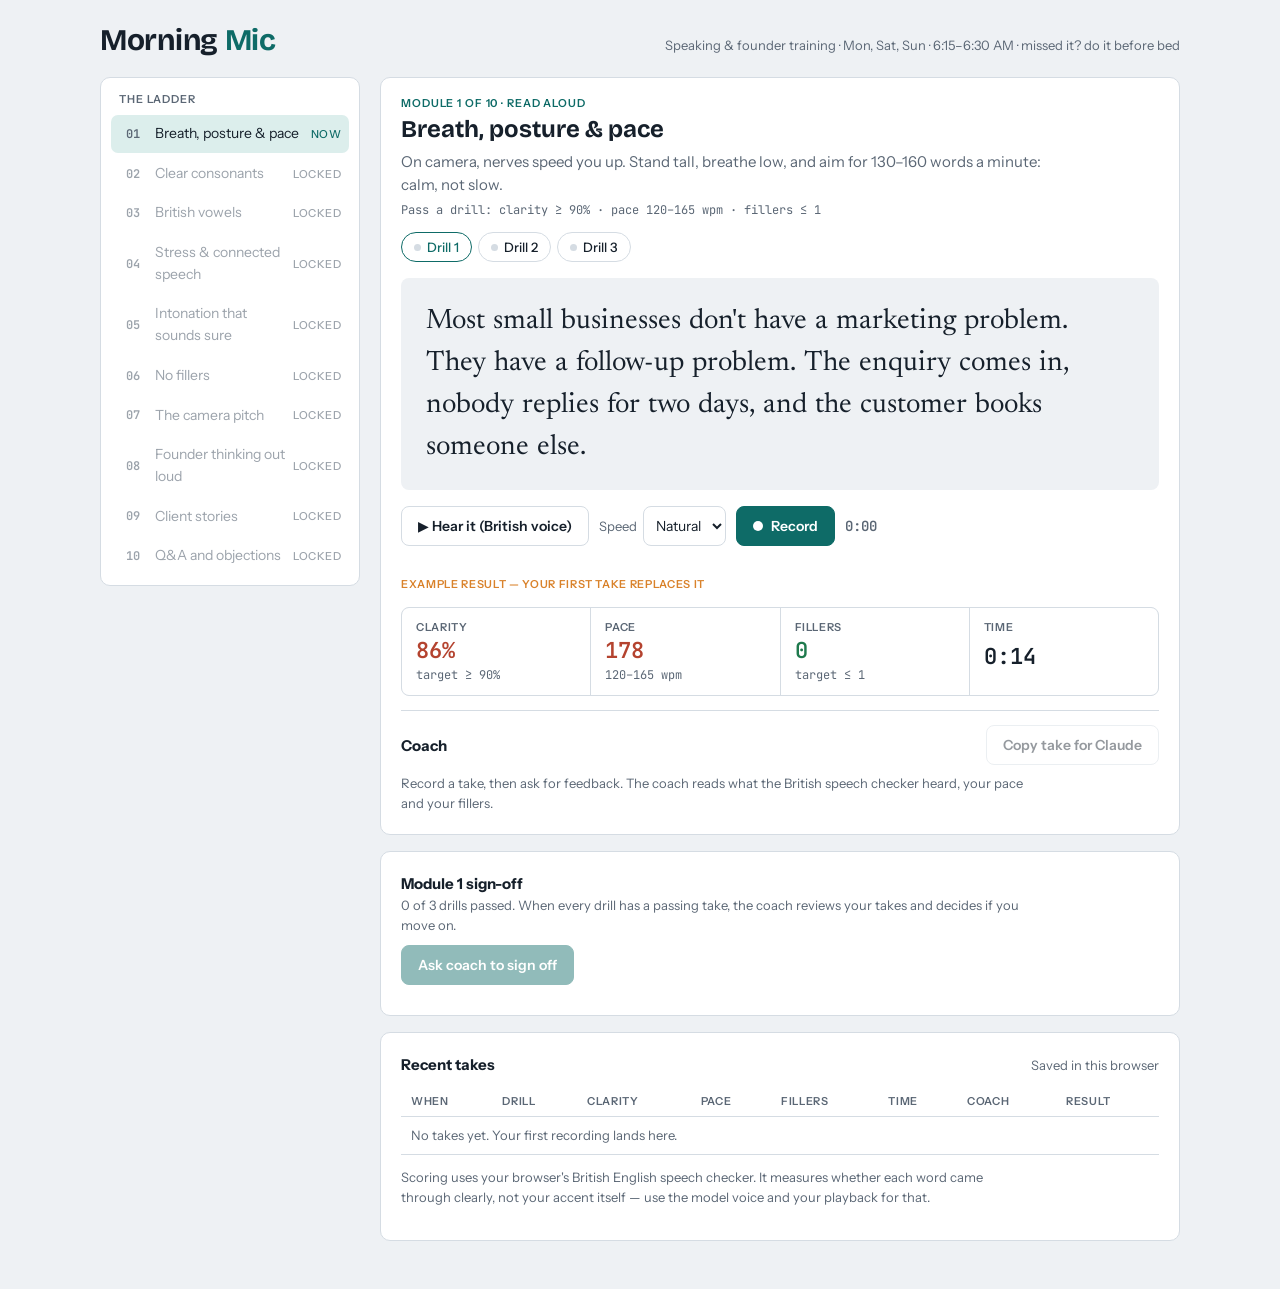
<file: index.html>
<!doctype html>
<html lang="en-GB">
<head>
<meta charset="utf-8">
<meta name="viewport" content="width=device-width,initial-scale=1,viewport-fit=cover">
<title>Morning Mic</title>
<meta name="description" content="Daily speaking and founder training drills.">
<meta name="theme-color" content="#0E6B67" media="(prefers-color-scheme: light)">
<meta name="theme-color" content="#0F151C" media="(prefers-color-scheme: dark)">
<meta name="apple-mobile-web-app-capable" content="yes">
<meta name="apple-mobile-web-app-title" content="Morning Mic">
<meta name="apple-mobile-web-app-status-bar-style" content="black-translucent">
<link rel="icon" href="data:image/svg+xml,%3Csvg xmlns='http://www.w3.org/2000/svg' viewBox='0 0 100 100'%3E%3Ctext y='.9em' font-size='90'%3E&#127897;%3C/text%3E%3C/svg%3E">
<link rel="preconnect" href="https://fonts.googleapis.com">
<link rel="preconnect" href="https://fonts.gstatic.com" crossorigin>
<link rel="stylesheet" href="https://fonts.googleapis.com/css2?family=Bricolage+Grotesque:opsz,wght@12..96,500;12..96,700&family=Instrument+Sans:wght@400;500;600&family=Newsreader:opsz,wght@6..72,400;6..72,500&family=JetBrains+Mono:wght@400;600&display=swap">
<style>
:root{
  --bg:#EEF1F4; --surface:#FFFFFF; --ink:#16202B; --muted:#5B6775; --line:#D5DCE3;
  --accent:#0E6B67; --accent-ink:#FFFFFF; --accent-soft:#DCEEEC;
  --rec:#D9822B; --good:#1F7A4D; --bad:#B4432F; --miss-bg:#F9E3DC; --hit:#16202B;
  --display:"Bricolage Grotesque", "Segoe UI", system-ui, sans-serif;
  --body:"Instrument Sans", -apple-system, "Segoe UI", system-ui, sans-serif;
  --cue:"Newsreader", Georgia, "Times New Roman", serif;
  --mono:"JetBrains Mono", ui-monospace, Menlo, Consolas, monospace;
}
@media (prefers-color-scheme: dark){
  :root:not([data-theme="light"]){
    --bg:#0F151C; --surface:#17202A; --ink:#E7ECF1; --muted:#93A1AF; --line:#283441;
    --accent:#3FB3AA; --accent-ink:#0F151C; --accent-soft:#16333A;
    --rec:#F0A04B; --good:#4CC38A; --bad:#E0735E; --miss-bg:#4A2620; --hit:#E7ECF1;
  }
}
:root[data-theme="dark"]{
  --bg:#0F151C; --surface:#17202A; --ink:#E7ECF1; --muted:#93A1AF; --line:#283441;
  --accent:#3FB3AA; --accent-ink:#0F151C; --accent-soft:#16333A;
  --rec:#F0A04B; --good:#4CC38A; --bad:#E0735E; --miss-bg:#4A2620; --hit:#E7ECF1;
}
*{box-sizing:border-box}
body{margin:0;background:var(--bg);color:var(--ink);font:15px/1.55 var(--body);padding:24px 20px 48px}
.wrap{max-width:1080px;margin:0 auto;display:grid;gap:20px}
header{display:flex;flex-wrap:wrap;align-items:baseline;justify-content:space-between;gap:8px 20px}
h1{font:700 30px/1.1 var(--display);margin:0;letter-spacing:-.01em}
h1 span{color:var(--accent)}
.sub{color:var(--muted);font-size:13px}
.grid{display:grid;grid-template-columns:260px minmax(0,1fr);gap:20px;align-items:start}
.grid > *{min-width:0}
nav.ladder{background:var(--surface);border:1px solid var(--line);border-radius:10px;padding:10px}
.ladder h2{font:600 11px/1 var(--body);letter-spacing:.08em;text-transform:uppercase;color:var(--muted);margin:6px 8px 10px}
.ladder ol{list-style:none;margin:0;padding:0;display:grid;gap:2px}
.ladder button{all:unset;box-sizing:border-box;width:100%;display:grid;grid-template-columns:28px 1fr auto;align-items:center;gap:8px;padding:8px;border-radius:7px;cursor:pointer;font-size:14px}
.ladder button:focus-visible{outline:2px solid var(--accent);outline-offset:1px}
.ladder button:hover:not([disabled]){background:var(--bg)}
.ladder button[aria-current="true"]{background:var(--accent-soft)}
.ladder button[disabled]{cursor:default;color:var(--muted);opacity:.6}
.num{font:600 12px var(--mono);color:var(--muted);text-align:center}
.state{font:500 11px var(--body);letter-spacing:.04em;text-transform:uppercase}
.state.passed{color:var(--good)} .state.current{color:var(--accent)} .state.locked{color:var(--muted)}
main{display:grid;gap:16px;min-width:0}
.panel{background:var(--surface);border:1px solid var(--line);border-radius:10px;padding:20px}
.mod-head{display:grid;gap:6px}
.eyebrow{font:600 11px/1 var(--body);letter-spacing:.08em;text-transform:uppercase;color:var(--accent)}
h3{font:700 24px/1.2 var(--display);margin:0;text-wrap:balance}
.why{color:var(--muted);max-width:65ch;margin:0}
.passrule{font:12px var(--mono);color:var(--muted)}
.drills{display:flex;flex-wrap:wrap;gap:6px;margin-top:14px}
.drills button{all:unset;cursor:pointer;font:500 13px var(--body);padding:6px 12px;border:1px solid var(--line);border-radius:999px;display:inline-flex;gap:6px;align-items:center}
.drills button:focus-visible{outline:2px solid var(--accent)}
.drills button[aria-pressed="true"]{border-color:var(--accent);color:var(--accent)}
.dot{width:7px;height:7px;border-radius:50%;background:var(--line)}
.dot.ok{background:var(--good)}
.cue{margin-top:16px;border-radius:8px;background:var(--bg);padding:22px 24px;font:400 clamp(21px,2.6vw,28px)/1.5 var(--cue);text-wrap:pretty}
.cue.prompt{font-style:normal}
.cue .w{border-radius:3px;padding:0 1px}
.cue .w.miss{background:var(--miss-bg);color:var(--bad);text-decoration:underline wavy;text-decoration-thickness:1px;text-underline-offset:5px}
.cue .hint{display:block;margin-top:10px;font:13px var(--body);color:var(--muted)}
.controls{display:flex;flex-wrap:wrap;gap:10px;align-items:center;margin-top:16px}
.btn{all:unset;box-sizing:border-box;cursor:pointer;font:600 14px var(--body);padding:10px 16px;border-radius:8px;border:1px solid var(--line);background:var(--surface);color:var(--ink);display:inline-flex;align-items:center;gap:8px}
.btn:hover{border-color:var(--muted)}
.btn:focus-visible{outline:2px solid var(--accent);outline-offset:2px}
.btn[disabled]{opacity:.45;cursor:default}
.btn.primary{background:var(--accent);color:var(--accent-ink);border-color:var(--accent)}
.btn.rec{background:var(--rec);border-color:var(--rec);color:#1a1206}
.tally{width:10px;height:10px;border-radius:50%;background:currentColor}
.btn.rec .tally{animation:blink 1s steps(2) infinite}
@keyframes blink{50%{opacity:.2}}
@media (prefers-reduced-motion:reduce){.btn.rec .tally{animation:none}}
select{font:14px var(--body);padding:9px 8px;border-radius:8px;border:1px solid var(--line);background:var(--surface);color:var(--ink)}
label.rate{display:inline-flex;gap:6px;align-items:center;font-size:13px;color:var(--muted)}
.timer{font:600 14px var(--mono);color:var(--muted);min-width:48px}
.live{margin-top:10px;color:var(--muted);font-size:14px;min-height:1.5em}
.metrics{display:grid;grid-template-columns:repeat(4,minmax(0,1fr));gap:1px;background:var(--line);border:1px solid var(--line);border-radius:8px;overflow:hidden;margin-top:16px}
.metric{background:var(--surface);padding:12px 14px;display:grid;gap:2px}
.metric .k{font:600 11px var(--body);letter-spacing:.06em;text-transform:uppercase;color:var(--muted)}
.metric .v{font:600 22px var(--mono);font-variant-numeric:tabular-nums}
.metric .t{font:12px var(--mono);color:var(--muted)}
.v.ok{color:var(--good)} .v.no{color:var(--bad)}
.verdict{margin-top:12px;font-weight:600}
.verdict.ok{color:var(--good)} .verdict.no{color:var(--bad)}
.example{font:600 11px var(--body);letter-spacing:.06em;text-transform:uppercase;color:var(--rec)}
.coach{margin-top:14px;border-top:1px solid var(--line);padding-top:14px;display:grid;gap:8px}
.coach p{margin:0;max-width:70ch}
.coach b{font-weight:600}
.row{display:flex;flex-wrap:wrap;gap:10px;align-items:center;justify-content:space-between}
.note{font-size:13px;color:var(--muted);max-width:70ch}
.table-wrap{overflow-x:auto}
table{border-collapse:collapse;width:100%;font-size:13px}
th,td{text-align:left;padding:8px 10px;border-bottom:1px solid var(--line);white-space:nowrap}
th{font:600 11px var(--body);letter-spacing:.06em;text-transform:uppercase;color:var(--muted)}
td.n{font-family:var(--mono);font-variant-numeric:tabular-nums}
.pill{font:600 11px var(--body);padding:2px 8px;border-radius:999px;border:1px solid currentColor}
.pill.ok{color:var(--good)} .pill.no{color:var(--bad)}
audio{height:36px;max-width:100%}
@media (max-width:760px){
  .grid{grid-template-columns:minmax(0,1fr)}
  .ladder ol{grid-auto-flow:column;grid-auto-columns:minmax(200px,1fr);overflow-x:auto;padding-bottom:4px}
  .metrics{grid-template-columns:repeat(2,minmax(0,1fr))}
  .panel{padding:16px}
  .cue{padding:16px}
}
</style>
</head>
<body>

<div class="wrap">
  <header>
    <h1>Morning <span>Mic</span></h1>
    <div class="sub">Speaking &amp; founder training · Mon, Sat, Sun · 6:15–6:30 AM · missed it? do it before bed</div>
  </header>

  <div class="grid">
    <nav class="ladder" aria-label="Modules">
      <h2>The ladder</h2>
      <ol id="ladder"></ol>
    </nav>

    <main>
      <section class="panel" aria-labelledby="modTitle">
        <div class="mod-head">
          <div class="eyebrow" id="modEyebrow"></div>
          <h3 id="modTitle"></h3>
          <p class="why" id="modWhy"></p>
          <div class="passrule" id="modRule"></div>
        </div>
        <div class="drills" id="drills" role="group" aria-label="Drills"></div>
        <div class="cue" id="cue" aria-live="polite"></div>

        <div class="controls">
          <button class="btn" id="hearBtn" type="button">▶ Hear it (British voice)</button>
          <label class="rate" for="rate">Speed
            <select id="rate"><option value="0.8">Slow</option><option value="0.92" selected>Natural</option><option value="1.05">Brisk</option></select>
          </label>
          <button class="btn primary" id="recBtn" type="button"><span class="tally"></span><span id="recLabel">Record</span></button>
          <span class="timer" id="timer">0:00</span>
          <audio id="playback" controls hidden></audio>
        </div>
        <div class="live" id="live"></div>

        <div id="result">
          <div class="example" id="exampleTag">Example result — your first take replaces it</div>
          <div class="metrics" id="metrics"></div>
          <div class="verdict" id="verdict"></div>
          <div class="coach" id="coachBox">
            <div class="row">
              <strong>Coach</strong>
              <button class="btn" id="coachBtn" type="button" disabled>Get coach feedback</button>
            </div>
            <div id="coachOut" class="note">Record a take, then ask for feedback. The coach reads what the British speech checker heard, your pace and your fillers.</div>
          </div>
        </div>
      </section>

      <section class="panel">
        <div class="row">
          <div>
            <strong id="signTitle">Module sign-off</strong>
            <div class="note" id="signNote"></div>
          </div>
          <button class="btn primary" id="signBtn" type="button" disabled>Ask coach to sign off</button>
        </div>
        <div id="signOut" class="note" style="margin-top:10px"></div>
      </section>

      <section class="panel">
        <div class="row"><strong>Recent takes</strong><span class="note" id="syncNote"></span></div>
        <div class="table-wrap" style="margin-top:10px">
          <table>
            <thead><tr><th>When</th><th>Drill</th><th>Clarity</th><th>Pace</th><th>Fillers</th><th>Time</th><th>Coach</th><th>Result</th></tr></thead>
            <tbody id="log"></tbody>
          </table>
        </div>
        <p class="note" id="envNote" style="margin-top:12px"></p>
      </section>
    </main>
  </div>
</div>

<script>
const MODULES = [
 {id:1,title:"Breath, posture & pace",kind:"read",wpm:[120,165],why:"On camera, nerves speed you up. Stand tall, breathe low, and aim for 130–160 words a minute: calm, not slow.",drills:[
  "Most small businesses don't have a marketing problem. They have a follow-up problem. The enquiry comes in, nobody replies for two days, and the customer books someone else.",
  "My name is Syed, and I run SAL Digital. We help local businesses in London get found on Google, collect more reviews, and turn enquiries into bookings.",
  "Breathe in, then speak on the way out. Let each sentence land before you start the next one. Calm voices sound confident."]},
 {id:2,title:"Clear consonants",kind:"read",wpm:[115,165],why:"Clear endings make you sound precise. Finish every t, d and k, and put your tongue between your teeth for th.",drills:[
  "The best part of the website is that it worked on the first attempt.",
  "Think through three things: the thumbnail, the theme, and the thank-you message.",
  "Twenty tradespeople told us they had tried it, and it had not worked.",
  "Get it right, get it tight, and get it sent tonight."]},
 {id:3,title:"British vowels",kind:"read",wpm:[100,165],why:"In Southern British English, bath, last and can't take a long 'ah'. Hear the model, copy it, then compare your playback. The clarity score checks a British listener understood every word; the playback is where you check the accent itself.",drills:[
  "I can't ask for a fast answer after the last class.",
  "Top shops often want a lot of stock on offer.",
  "Customers come back when the service is consistent and the price is honest.",
  "Cat, cart. Hat, heart. Cot, caught. Full, fool. Ship, sheep."]},
 {id:4,title:"Stress & connected speech",kind:"read",wpm:[110,170],why:"English stresses the words that matter and squeezes the rest. Hit the capitalised words; let the small words link together.",drills:[
  "We don't SELL websites. We sell BOOKINGS.",
  "What do you WANT out of it?",
  "Tell me about your BUSINESS and what has been going on this YEAR.",
  "I would have done it SOONER if I had known how EASY it was."]},
 {id:5,title:"Intonation that sounds sure",kind:"read",wpm:[110,165],why:"Confident speakers end statements going down. A rise at the end sounds like a question and asks for permission. Only the last drill is a real question.",drills:[
  "There is no setup fee and no long contract.",
  "We handle your website, your Google profile, and your reviews.",
  "This works. We have seen it work, and it will work for you.",
  "Would it help if we started next Monday?"]},
 {id:6,title:"No fillers",kind:"talk",minSecs:25,maxFillers:2,why:"A pause sounds thoughtful; 'um' sounds unsure. When you feel a filler coming, close your mouth and pause instead.",drills:[
  "In thirty seconds: what does SAL Digital do?",
  "Why should a salon owner trust you with their bookings?",
  "What did you learn this week?"]},
 {id:7,title:"The camera pitch",kind:"read",wpm:[125,165],why:"Hook, problem, proof, call to action. Look at the lens, not the screen, and smile on the first line. Film these on your phone once you pass.",drills:[
  "If you run a local business, here is a question. How many enquiries did you miss last month? Most owners don't know. They are too busy doing the actual work. That is where I come in. I'm Syed from SAL Digital. We set up your website, your Google profile and your reviews, so customers find you and book you, even when you're busy. No setup fee, no long contract. If that sounds useful, send me a message and I will show you how it works.",
  "Every review your business gets is a conversation happening in public. When nobody replies, customers notice. At We Manage Reviews, we reply to every review in your voice, clear your backlog, and call you before we answer anything under three stars. Try it free for a week."]},
 {id:8,title:"Founder thinking out loud",kind:"talk",minSecs:30,maxFillers:2,why:"PREP keeps answers tight: make your Point, give the Reason, show an Example, finish on the Point.",drills:[
  "Why do reviews matter so much for a small business?",
  "Should a café post on social media every day?",
  "Will AI replace marketing agencies?"]},
 {id:9,title:"Client stories",kind:"talk",minSecs:45,maxFillers:2,why:"Stories sell better than features. Before, what you did, the result, and what it means for the listener.",drills:[
  "Tell the East London Learners story: before, what you changed, and what happened.",
  "Tell a story about a mistake you made in business and what it taught you."]},
 {id:10,title:"Q&A and objections",kind:"talk",minSecs:25,maxFillers:2,why:"Agree, ask, answer. Never argue with an objection; get curious about it.",drills:[
  "A salon owner says: it's too expensive.",
  "A plumber says: I'll think about it.",
  "A café owner says: my nephew already does our social media.",
  "Someone asks: how do I know it will work?"]}
];
const CLARITY_PASS = 90, READ_MAX_FILLERS = 1, COACH_PASS = 7;
const FILLERS = ["um","umm","uh","er","erm","ah","like","basically","actually","literally","you know","i mean","sort of","kind of"];

const $ = id => document.getElementById(id);
const esc = s => String(s).replace(/[&<>"']/g, c => ({"&":"&amp;","<":"&lt;",">":"&gt;",'"':"&quot;","'":"&#39;"}[c]));
const norm = s => s.toLowerCase().replace(/[\u2018\u2019\u02BC']/g,"").replace(/[-\u2013\u2014]/g," ").replace(/[^a-z0-9\s]/g," ").split(/\s+/).filter(Boolean);

let progress = {current:1, passed:{}, drillPass:{}};
let attempts = [];
let view = {mod:1, drill:0};
let last = null;
let db = null, sample = null;

function localLoad(){ try{ const p = JSON.parse(localStorage.getItem("mm-progress")||"null"); if(p) progress = p; attempts = JSON.parse(localStorage.getItem("mm-attempts")||"[]"); }catch(e){} }
function localSave(){ try{ localStorage.setItem("mm-progress", JSON.stringify(progress)); localStorage.setItem("mm-attempts", JSON.stringify(attempts.slice(0,200))); }catch(e){} }
async function saveProgress(){ localSave(); if(db){ try{ await db.doc("progress/syed").set({...progress, updated:new Date().toISOString()}); }catch(e){ $("syncNote").textContent="Couldn't sync to your account — saved in this browser."; } } }
async function saveAttempt(a){ attempts.unshift(a); localSave(); if(db){ try{ await db.collection("attempts").add(a); }catch(e){} } }

function modState(id){ return progress.passed[id] ? "passed" : id === progress.current ? "current" : id < progress.current ? "passed" : "locked"; }
function renderLadder(){
  $("ladder").innerHTML = MODULES.map(m => {
    const st = modState(m.id);
    return `<li><button type="button" data-mod="${m.id}" ${st==="locked"?"disabled":""} aria-current="${view.mod===m.id}">
      <span class="num">${String(m.id).padStart(2,"0")}</span><span>${esc(m.title)}</span><span class="state ${st}">${st==="passed"?"✓ Passed":st==="current"?"Now":"Locked"}</span></button></li>`;
  }).join("");
  $("ladder").querySelectorAll("button[data-mod]").forEach(b => b.onclick = () => { view = {mod:+b.dataset.mod, drill:0}; last=null; render(); });
}
function renderModule(){
  const m = MODULES[view.mod-1];
  $("modEyebrow").textContent = `Module ${m.id} of ${MODULES.length} · ${m.kind==="read" ? "Read aloud" : "Speak off the cuff"}`;
  $("modTitle").textContent = m.title;
  $("modWhy").textContent = m.why;
  $("modRule").textContent = m.kind==="read"
    ? `Pass a drill: clarity ≥ ${CLARITY_PASS}% · pace ${m.wpm[0]}–${m.wpm[1]} wpm · fillers ≤ ${READ_MAX_FILLERS}`
    : `Pass a drill: at least ${m.minSecs}s · fillers ≤ ${m.maxFillers} · coach score ≥ ${COACH_PASS}/10`;
  $("drills").innerHTML = m.drills.map((d,i)=>`<button type="button" aria-pressed="${i===view.drill}" data-d="${i}"><span class="dot ${progress.drillPass[m.id+"-"+i]?"ok":""}"></span>Drill ${i+1}</button>`).join("");
  $("drills").querySelectorAll("button").forEach(b => b.onclick = () => { view.drill=+b.dataset.d; last=null; render(); });
  renderCue();
  $("hearBtn").hidden = m.kind !== "read";
  $("rate").parentElement.hidden = m.kind !== "read";
  const done = m.drills.filter((_,i)=>progress.drillPass[m.id+"-"+i]).length;
  $("signTitle").textContent = `Module ${m.id} sign-off`;
  $("signNote").textContent = progress.passed[m.id]
    ? `Signed off on ${progress.passed[m.id]}. Come back any time to keep it sharp.`
    : `${done} of ${m.drills.length} drills passed. When every drill has a passing take, the coach reviews your takes and decides if you move on.`;
  $("signBtn").disabled = !!progress.passed[m.id] || done < m.drills.length;
}
function renderCue(missSet){
  const m = MODULES[view.mod-1], text = m.drills[view.drill];
  if(m.kind === "talk"){
    $("cue").className = "cue prompt";
    $("cue").innerHTML = esc(text) + `<span class="hint">No script. Take five seconds to think, then answer. Aim for ${m.minSecs}–${m.minSecs+45} seconds.</span>`;
    return;
  }
  $("cue").className = "cue";
  let idx = 0;
  $("cue").innerHTML = text.split(/(\s+)/).map(tok => {
    if(/^\s+$/.test(tok)) return tok;
    const n = norm(tok); const my = []; n.forEach(()=>my.push(idx++));
    const miss = missSet && my.some(i => missSet.has(i));
    return `<span class="w${miss?" miss":""}">${esc(tok)}</span>`;
  }).join("");
}
function metricHTML(k,v,t,ok){ return `<div class="metric"><span class="k">${k}</span><span class="v ${ok===true?"ok":ok===false?"no":""}">${v}</span><span class="t">${t}</span></div>`; }
function renderResult(){
  const m = MODULES[view.mod-1];
  const r = last || exampleResult(m);
  $("exampleTag").hidden = !!last;
  const cells = [];
  if(m.kind==="read") cells.push(metricHTML("Clarity", r.clarity==null?"—":r.clarity+"%", `target ≥ ${CLARITY_PASS}%`, r.clarity==null?null:r.clarity>=CLARITY_PASS));
  else cells.push(metricHTML("Coach", r.coach==null?"—":r.coach+"/10", `target ≥ ${COACH_PASS}`, r.coach==null?null:r.coach>=COACH_PASS));
  cells.push(metricHTML("Pace", r.wpm==null?"—":r.wpm, m.kind==="read"?`${m.wpm[0]}–${m.wpm[1]} wpm`:"130–170 wpm feels natural", m.kind==="read"&&r.wpm!=null ? (r.wpm>=m.wpm[0]&&r.wpm<=m.wpm[1]) : null));
  const maxF = m.kind==="read" ? READ_MAX_FILLERS : m.maxFillers;
  cells.push(metricHTML("Fillers", r.fillers, `target ≤ ${maxF}`, r.fillers<=maxF));
  cells.push(metricHTML("Time", fmt(r.secs), m.kind==="talk"?`at least ${m.minSecs}s`:"", m.kind==="talk"? r.secs>=m.minSecs : null));
  $("metrics").innerHTML = cells.join("");
  const v = $("verdict");
  if(!last){ v.textContent = ""; v.className="verdict"; }
  else if(m.kind==="talk" && last.coach==null && last.localPass){ v.className="verdict"; v.textContent = sample ? "Numbers look good — get coach feedback to score this take." : "Numbers look good. Coach scoring isn't available here, so this take counts on the numbers alone."; }
  else { v.className = "verdict " + (last.pass?"ok":"no"); v.textContent = last.pass ? "Drill passed. Move to the next drill, or do one more clean take." : "Not yet. Look at the red numbers and the underlined words, then take it again."; }
  if(m.kind==="read" && last) renderCue(new Set(last.missIdx)); else if(m.kind==="read") renderCue();
  $("coachBtn").disabled = !last;
  $("coachBtn").textContent = sample ? "Get coach feedback" : "Copy take for Claude";
  $("coachBtn").title = sample ? "" : "Copies this take to your clipboard — paste it to Claude for feedback";
}
function exampleResult(m){ return m.kind==="read" ? {clarity:86,wpm:178,fillers:0,secs:14,coach:null} : {clarity:null,wpm:152,fillers:3,secs:31,coach:6}; }
function renderLog(){
  const rows = attempts.slice(0,12);
  $("log").innerHTML = rows.length ? rows.map(a => `<tr><td>${esc(new Date(a.ts).toLocaleString("en-GB",{weekday:"short",hour:"2-digit",minute:"2-digit"}))}</td>
    <td>M${a.module}·D${a.drill+1}</td><td class="n">${a.clarity==null?"—":a.clarity+"%"}</td><td class="n">${a.wpm??"—"}</td><td class="n">${a.fillers}</td><td class="n">${fmt(a.secs)}</td><td class="n">${a.coach==null?"—":a.coach+"/10"}</td>
    <td><span class="pill ${a.pass?"ok":"no"}">${a.pass?"Pass":"Again"}</span></td></tr>`).join("")
    : `<tr><td colspan="8" class="note">No takes yet. Your first recording lands here.</td></tr>`;
}
function render(){ renderLadder(); renderModule(); renderResult(); renderLog(); }
const fmt = s => `${Math.floor(s/60)}:${String(Math.round(s%60)).padStart(2,"0")}`;

let voices = [];
function loadVoices(){ voices = speechSynthesis.getVoices(); }
if("speechSynthesis" in window){ loadVoices(); speechSynthesis.onvoiceschanged = loadVoices; }
function britishVoice(){
  const gb = voices.filter(v => /en[-_]GB/i.test(v.lang));
  const pref = ["Google UK English Male","Daniel","Arthur","Google UK English Female","Serena","Kate","Martha","Oliver"];
  for(const p of pref){ const v = gb.find(v => v.name.includes(p)); if(v) return v; }
  return gb[0] || null;
}
$("hearBtn").onclick = () => {
  if(!("speechSynthesis" in window)){ $("live").textContent = "This browser can't play the model voice."; return; }
  speechSynthesis.cancel();
  const u = new SpeechSynthesisUtterance(MODULES[view.mod-1].drills[view.drill]);
  const v = britishVoice(); if(v){ u.voice = v; u.lang = v.lang; } else u.lang = "en-GB";
  u.rate = +$("rate").value;
  speechSynthesis.speak(u);
  $("live").textContent = v ? `Model voice: ${v.name}. Listen once, then shadow it.` : "No British voice installed on this device — using the default English voice.";
};

const SR = window.SpeechRecognition || window.webkitSpeechRecognition;
let rec = null, media = null, chunks = [], stream = null, t0 = 0, tick = null, finalText = "", recording = false, srBlocked = false;
$("recBtn").onclick = () => recording ? stopTake() : startTake();

async function startTake(){
  window.speechSynthesis?.cancel();
  finalText = ""; srBlocked = false; $("timer").textContent = "0:00"; 
  $("live").textContent = ""; // FIXED: Clear any previous error message before attempting mic access
  $("playback").hidden = true;
  try{
    stream = await navigator.mediaDevices.getUserMedia({audio:true});
    chunks = []; media = new MediaRecorder(stream);
    media.ondataavailable = e => e.data.size && chunks.push(e.data);
    media.onstop = () => { const url = URL.createObjectURL(new Blob(chunks,{type:media.mimeType})); $("playback").src = url; $("playback").hidden = false; };
    media.start();
    $("live").textContent = "Listening…"; // Set after successful getUserMedia
  }catch(e){
    const n = (e && e.name) || "";
    let msg;
    if(!window.isSecureContext) msg = "Recording needs a secure https:// address. This page is not on one.";
    else if(n === "NotFoundError" || n === "DevicesNotFoundError") msg = "No microphone found. Check your system sound input, then try again.";
    else if(n === "NotReadableError" || n === "TrackStartError") msg = "Another app is holding the microphone. Close Zoom, Teams or Meet, then try again.";
    else if(n === "NotAllowedError") msg = "Microphone permission refused. Click the padlock in the address bar, set Microphone to Allow, then reload.";
    else msg = "Couldn't start the microphone (" + (n || "unknown") + "). Reload the page and try again.";
    $("live").textContent = msg;
    console.error("Microphone error:", n, e && e.message);
    return;
  }
  if(SR){
    rec = new SR(); rec.lang = "en-GB"; rec.continuous = true; rec.interimResults = true;
    rec.onresult = ev => {
      let interim = "";
      for(let i=ev.resultIndex;i<ev.results.length;i++){ const r = ev.results[i]; if(r.isFinal) finalText += r[0].transcript + " "; else interim += r[0].transcript; }
      $("live").textContent = (finalText + interim).trim() || "Listening…";
    };
    rec.onerror = ev => { if(ev.error==="not-allowed"||ev.error==="service-not-allowed"){ srBlocked = true; recording && (rec.onend = null); }
      if(srBlocked) $("live").textContent = "The speech checker isn't allowed here, so this take is recording only. Use Chrome or Safari for scoring."; };
    rec.onend = () => { if(recording) try{ rec.start(); }catch(e){} };
    try{ rec.start(); }catch(e){}
  }
  recording = true; t0 = performance.now();
  $("recBtn").className = "btn rec"; $("recLabel").textContent = "Stop";
  tick = setInterval(()=> $("timer").textContent = fmt((performance.now()-t0)/1000), 250);
}

async function stopTake(){
  recording = false; clearInterval(tick);
  const secs = (performance.now()-t0)/1000;
  $("recBtn").className = "btn primary"; $("recLabel").textContent = "Record again";
  try{ media?.stop(); }catch(e){} stream?.getTracks().forEach(t=>t.stop());
  if(rec){ await new Promise(res => { rec.onend = res; try{ rec.stop(); }catch(e){ res(); } setTimeout(res, 1500); }); }
  const heard = srBlocked ? "" : (finalText || $("live").textContent.replace(/^Listening…$/,"")).trim();
  scoreTake(heard, secs, !srBlocked && !!SR);
}

function countFillers(words){
  const s = " " + words.join(" ") + " "; let n = 0;
  FILLERS.forEach(f => { const m = s.match(new RegExp(" " + f + " ","g")); if(m) n += m.length; });
  return n;
}
function lcsMatch(a, b){
  const dp = Array.from({length:a.length+1},()=>new Uint16Array(b.length+1));
  for(let i=a.length-1;i>=0;i--) for(let j=b.length-1;j>=0;j--) dp[i][j] = a[i]===b[j] ? dp[i+1][j+1]+1 : Math.max(dp[i+1][j], dp[i][j+1]);
  const hit = new Set(); let i=0,j=0;
  while(i<a.length && j<b.length){ if(a[i]===b[j]){ hit.add(i); i++; j++; } else if(dp[i+1][j]>=dp[i][j+1]) i++; else j++; }
  return hit;
}
function scoreTake(heard, secs, checked){
  const m = MODULES[view.mod-1];
  const hw = norm(heard);
  const wpm = secs > 2 && hw.length ? Math.round(hw.length / (secs/60)) : null;
  let clarity = null, missIdx = [], fillers;
  if(m.kind==="read"){
    const tw = norm(m.drills[view.drill]);
    const hit = lcsMatch(tw, hw);
    clarity = tw.length ? Math.round(100*hit.size/tw.length) : 0;
    tw.forEach((_,i)=>{ if(!hit.has(i)) missIdx.push(i); });
    fillers = Math.max(0, countFillers(hw) - countFillers(tw));
  } else fillers = countFillers(hw);
  const missed = missIdx.map(i => norm(m.drills[view.drill])[i]);
  let pass, localPass;
  if(m.kind==="read"){ pass = localPass = checked && clarity>=CLARITY_PASS && wpm!=null && wpm>=m.wpm[0] && wpm<=m.wpm[1] && fillers<=READ_MAX_FILLERS; }
  else { localPass = checked && secs>=m.minSecs && fillers<=m.maxFillers && hw.length>0; pass = localPass && !sample; }
  last = {ts:new Date().toISOString(), module:m.id, drill:view.drill, kind:m.kind, prompt:m.drills[view.drill], heard, missed, missIdx, clarity, wpm, fillers, secs:Math.round(secs), coach:null, localPass, pass};
  if(!checked){ $("live").textContent = "No speech checker ran for this take, so there's no score. Play your take back and judge it against the model voice."; }
  commitIfPass(); saveAttempt({...last}); render();
}
function commitIfPass(){
  if(last?.pass){ progress.drillPass[last.module+"-"+last.drill] = true; saveProgress(); }
}

$("coachBtn").onclick = async () => {
  if(!last) return;
  const m = MODULES[view.mod-1];
  const brief = `You are a warm, direct speaking coach training Syed, a London agency founder (SAL Digital), to speak clearly and confidently on camera in British English. You cannot hear audio. You only get what an en-GB speech recogniser heard, plus timing. Treat words the recogniser missed or misheard as likely pronunciation or clarity problems, and say so carefully.

Module ${m.id}: ${m.title}. Focus: ${m.why}
Drill type: ${m.kind==="read" ? "read aloud from script" : "spoken answer, no script"}
${m.kind==="read" ? "Script:" : "Question:"} ${m.drills[view.drill]}
Recogniser heard: "${last.heard || "(nothing)"}"
${m.kind==="read" ? `Words missed: ${last.missed.join(", ") || "none"}\nClarity: ${last.clarity}%` : ""}
Pace: ${last.wpm ?? "unknown"} wpm. Fillers counted: ${last.fillers}. Length: ${last.secs}s.

Reply with only JSON: {"score": 1-10 integer, "worked": "one sentence", "fix": "the single most important fix, one or two sentences", "practice": "one concrete exercise for the next take"}. ${m.kind==="talk" ? "Score structure, clarity and confidence of the answer; 7+ means good enough to post on camera." : "Score clarity and delivery against the script."}`;
  if(!sample){
    try{
      await navigator.clipboard.writeText(brief);
      $("coachOut").textContent = "Take copied. Paste it into Claude and it will score this take and tell you the one thing to fix.";
    }catch(err){
      $("coachOut").innerHTML = "<p>Copy it by hand and paste it to Claude:</p><textarea readonly style=\"width:100%;min-height:160px;font:12px var(--mono);padding:8px;border-radius:6px;border:1px solid var(--line);background:var(--bg);color:var(--ink)\">" + esc(brief) + "</textarea>";
    }
    return;
  }
  $("coachBtn").disabled = true; $("coachOut").textContent = "Thinking…";
  try{
    const r = await sample.json(brief, {modelTier:"default"});
    const score = Math.max(1, Math.min(10, parseInt(r.score,10) || 1));
    last.coach = score;
    if(m.kind==="talk") last.pass = last.localPass && score >= COACH_PASS;
    commitIfPass();
    const a = attempts.find(x => x.ts === last.ts); if(a){ a.coach = score; a.pass = last.pass; localSave(); }
    if(db){ try{ const q = await db.collection("attempts").where("ts","==",last.ts).limit(1).get(); if(!q.empty) await db.collection("attempts").doc(q.docs[0].id).update({coach:score, pass:last.pass, feedback:`${r.fix||""}`}); }catch(e){} }
    $("coachOut").innerHTML = `<p><b>${score}/10.</b> ${esc(r.worked||"")}</p><p><b>Fix:</b> ${esc(r.fix||"")}</p><p><b>Next take:</b> ${esc(r.practice||"")}</p>`;
    render();
  }catch(e){
    $("coachOut").textContent = e.code==="not_granted" ? "Coach feedback was declined for this visit. Reload the page to allow it." : e.code==="rate_limited" ? "The coach is busy. Wait a minute, then ask again." : "The coach couldn't answer that time. Ask again in a moment.";
    $("coachBtn").disabled = false;
  }
};

$("signBtn").onclick = async () => {
  const m = MODULES[view.mod-1];
  const takes = attempts.filter(a => a.module===m.id).slice(0,20);
  const passModule = () => { progress.passed[m.id] = new Date().toLocaleDateString("en-GB",{day:"numeric",month:"short",year:"numeric"}); if(progress.current===m.id) progress.current = Math.min(m.id+1, MODULES.length); saveProgress(); };
  if(!sample){ passModule(); $("signOut").textContent = "Every drill has a passing take, so the module is signed off on the numbers. Next module unlocked."; render(); return; }
  $("signBtn").disabled = true; $("signOut").textContent = "Thinking…";
  const summary = takes.map(t => `Drill ${t.drill+1}: clarity ${t.clarity ?? "n/a"}, ${t.wpm ?? "?"} wpm, ${t.fillers} fillers, ${t.secs}s, coach ${t.coach ?? "n/a"}, ${t.pass?"pass":"not yet"}. Heard: "${(t.heard||"").slice(0,300)}"`).join("\n");
  try{
    const r = await sample.json(`You are Syed's speaking coach. Decide whether he has mastered Module ${m.id} (${m.title}: ${m.why}) and can move on. Be demanding but fair: pass only if his recent takes are consistently good, not one lucky take. You only see speech-recogniser transcripts and numbers, not audio.

Recent takes, newest first:
${summary}

Reply with only JSON: {"pass": true or false, "verdict": "two sentences for Syed", "carry_forward": "one habit to keep practising in the next module"}`, {modelTier:"default"});
    if(r.pass === true){ passModule(); }
    $("signOut").innerHTML = `<b>${r.pass===true ? "Signed off. Next module unlocked." : "Not yet."}</b> ${esc(r.verdict||"")} ${r.carry_forward ? "<br><b>Keep practising:</b> "+esc(r.carry_forward) : ""}`;
    if(r.pass !== true){ m.drills.forEach((_,i)=>{ delete progress.drillPass[m.id+"-"+i]; }); saveProgress(); }
    render();
  }catch(e){
    $("signOut").textContent = e.code==="not_granted" ? "Coach feedback was declined for this visit. Reload to allow it." : "The coach couldn't answer that time. Ask again in a moment.";
    $("signBtn").disabled = false;
  }
};

localLoad();
$("envNote").textContent = SR
  ? "Scoring uses your browser's British English speech checker. It measures whether each word came through clearly, not your accent itself — use the model voice and your playback for that."
  : "This browser has no speech checker. Open Morning Mic in Chrome or Safari to get clarity, pace and filler scores.";
view.mod = progress.current;
render();
(async () => {
  if(!window.claude?.use){ $("syncNote").textContent = "Saved in this browser"; return; }
  const [d, s] = await Promise.all([claude.use("db"), claude.use("sample")]);
  sample = s;
  if(d){
    db = d;
    try{
      const p = await db.doc("progress/syed").get();
      if(p.exists){ const data = p.data(); progress = {current:data.current||1, passed:data.passed||{}, drillPass:data.drillPass||{}}; }
      const q = await db.collection("attempts").orderBy("ts","desc").limit(50).get();
      if(!q.empty) attempts = q.docs.map(x => x.data());
      localSave();
      $("syncNote").textContent = "Synced to your account";
    }catch(e){ $("syncNote").textContent = "Saved in this browser"; }
  } else $("syncNote").textContent = "Saved in this browser";
  view.mod = progress.current; view.drill = 0;
  render();
})();
</script>

</body></html>
</file>
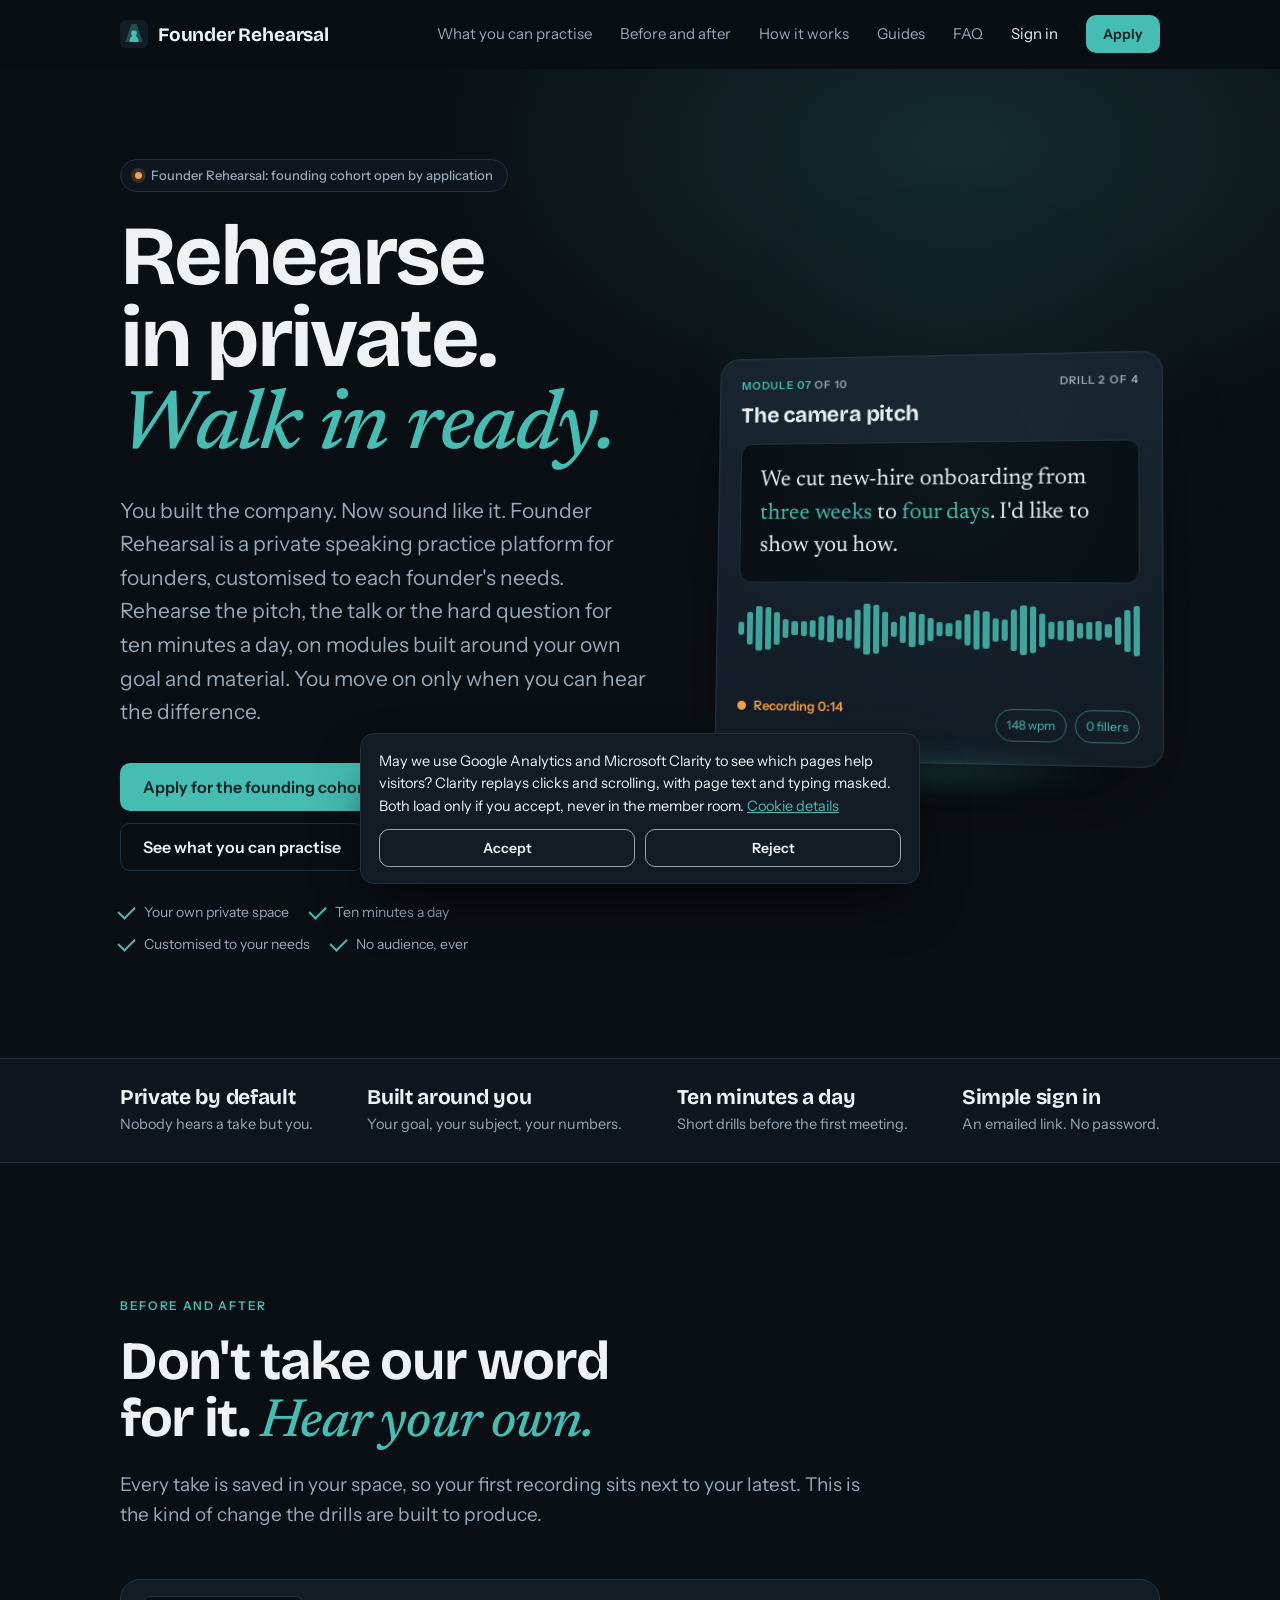
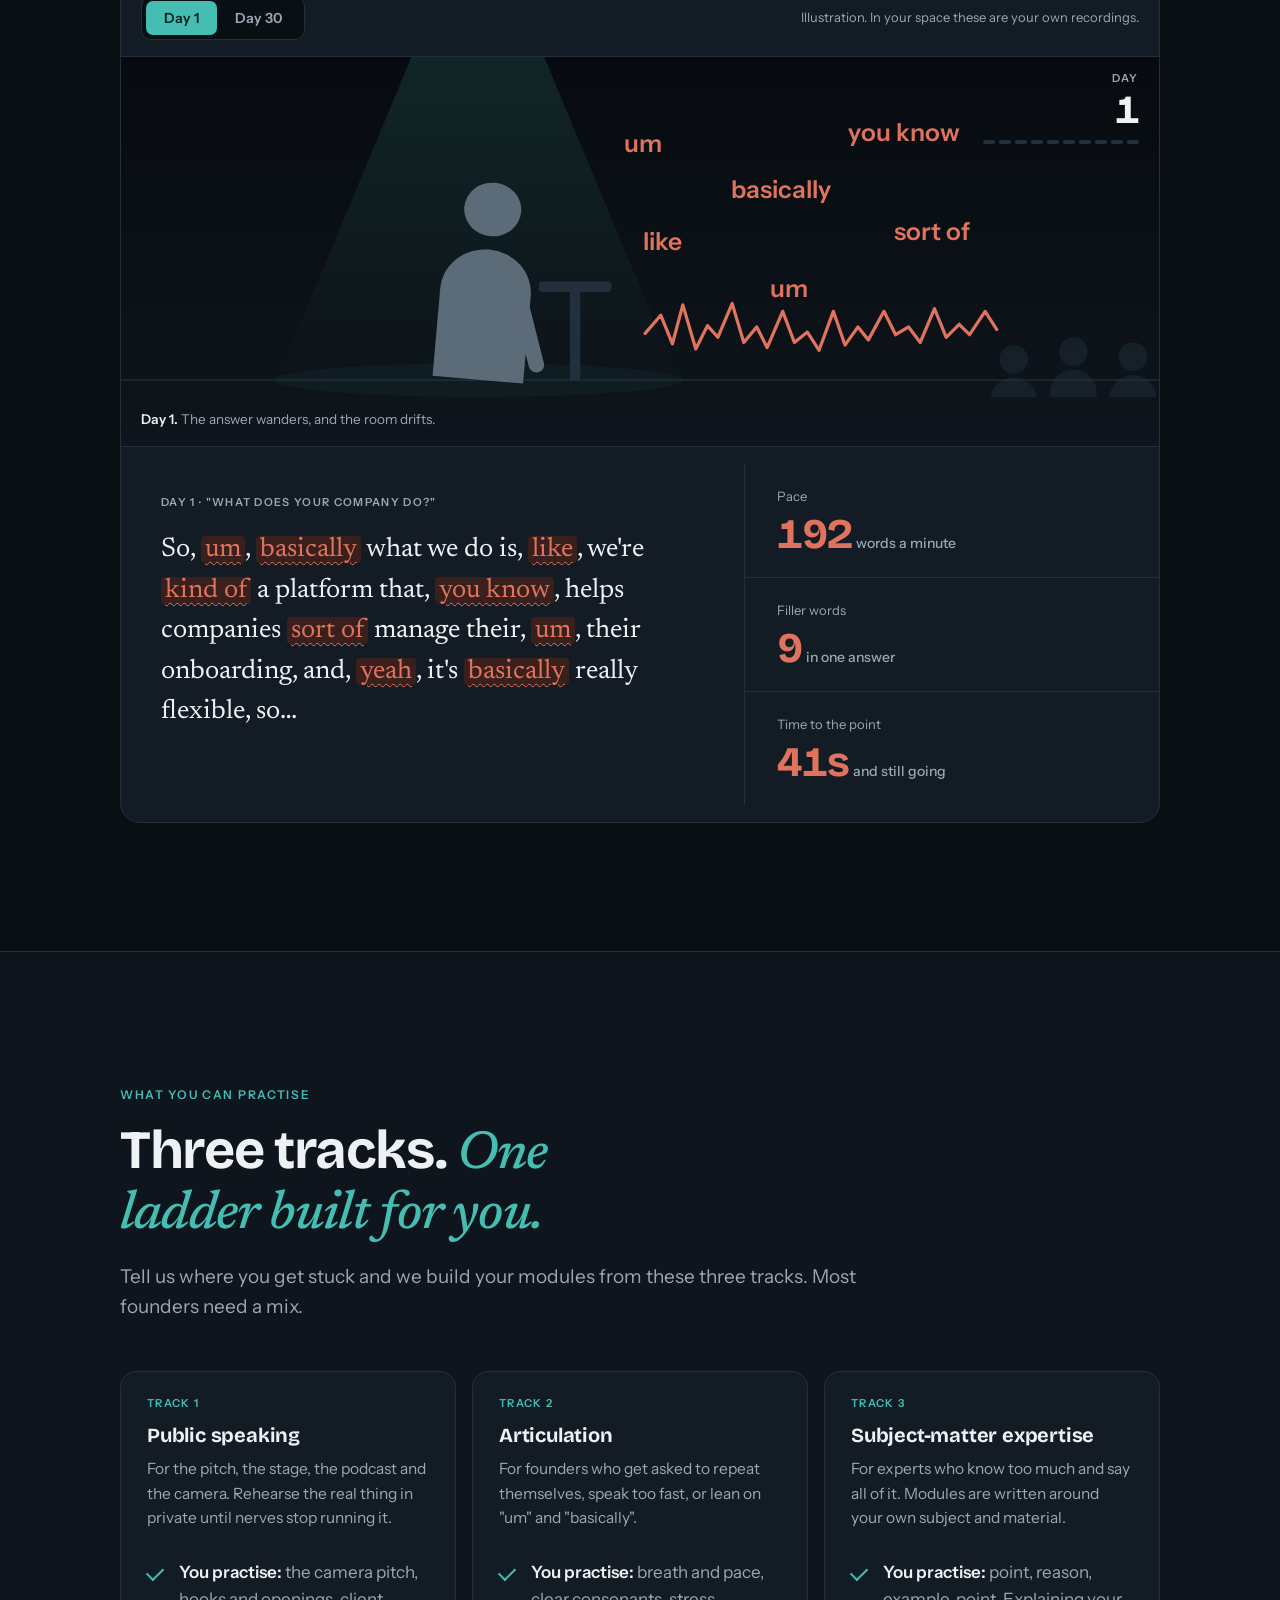
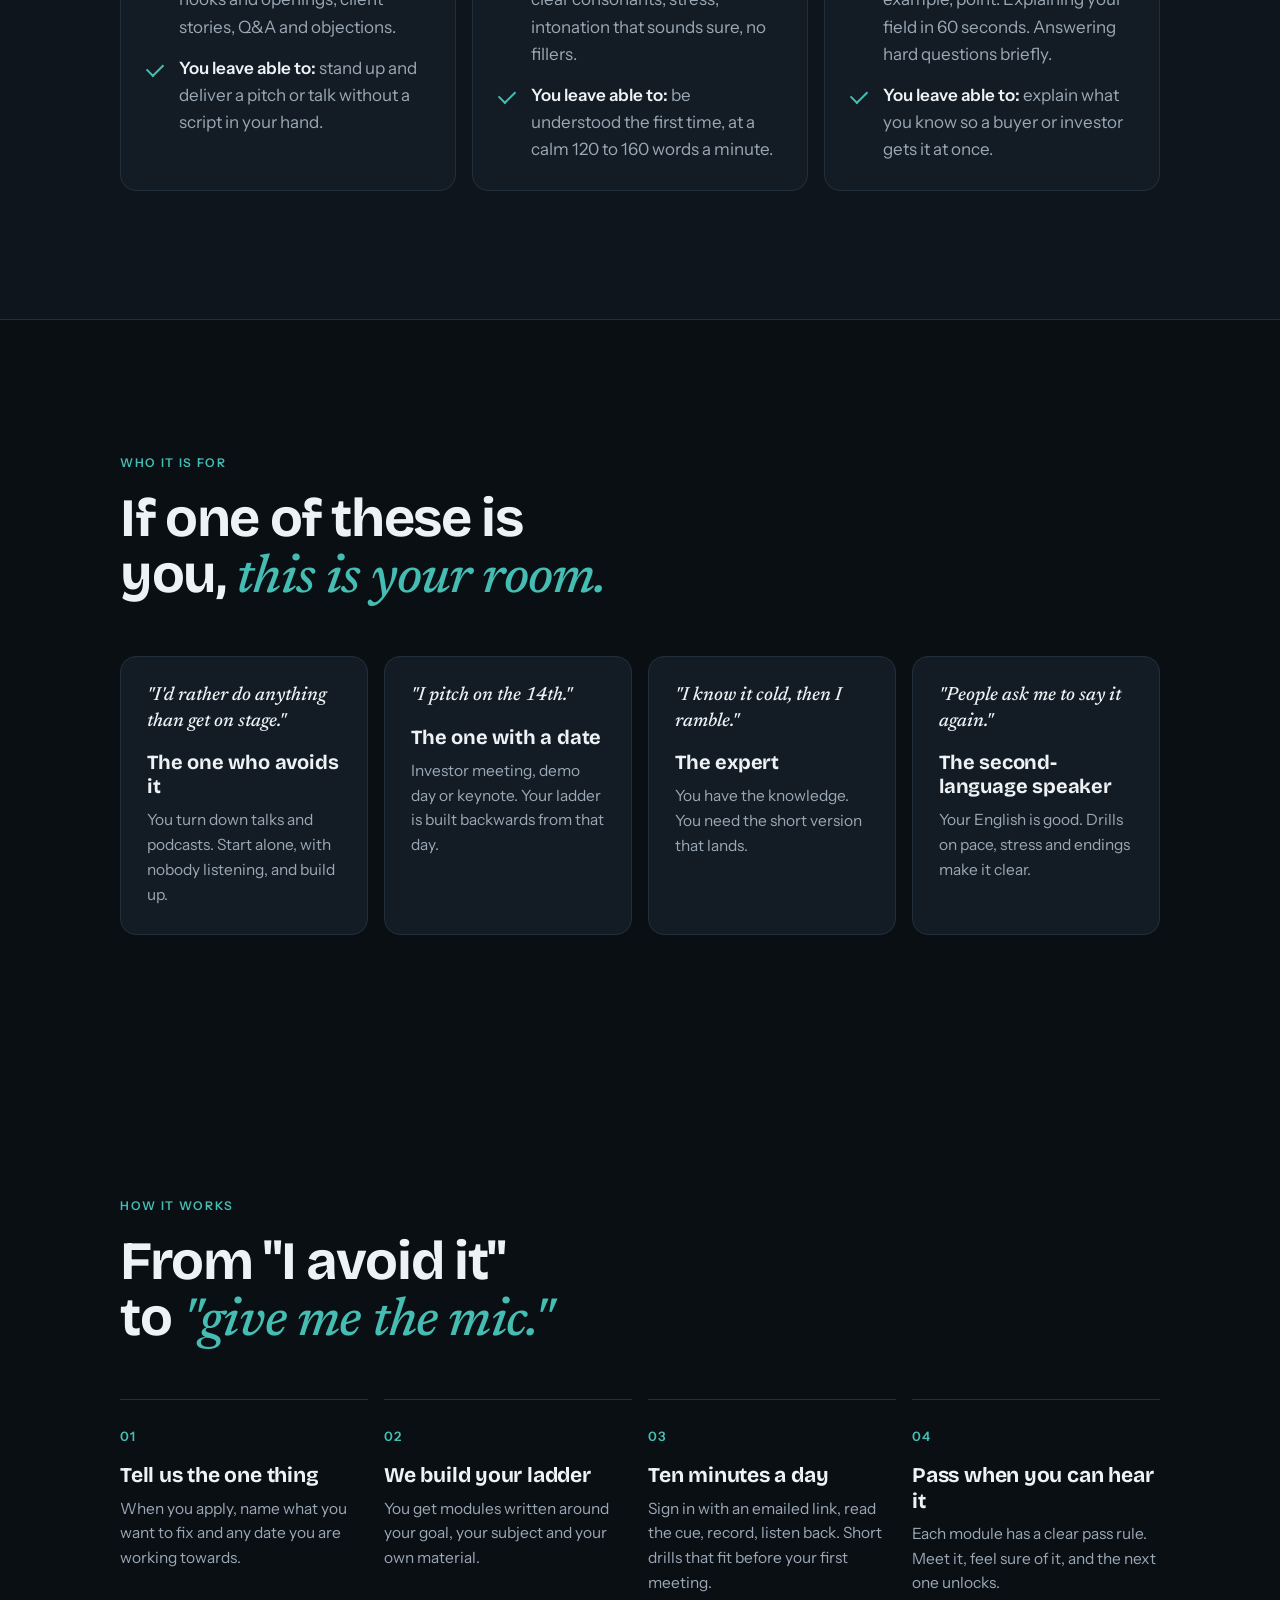
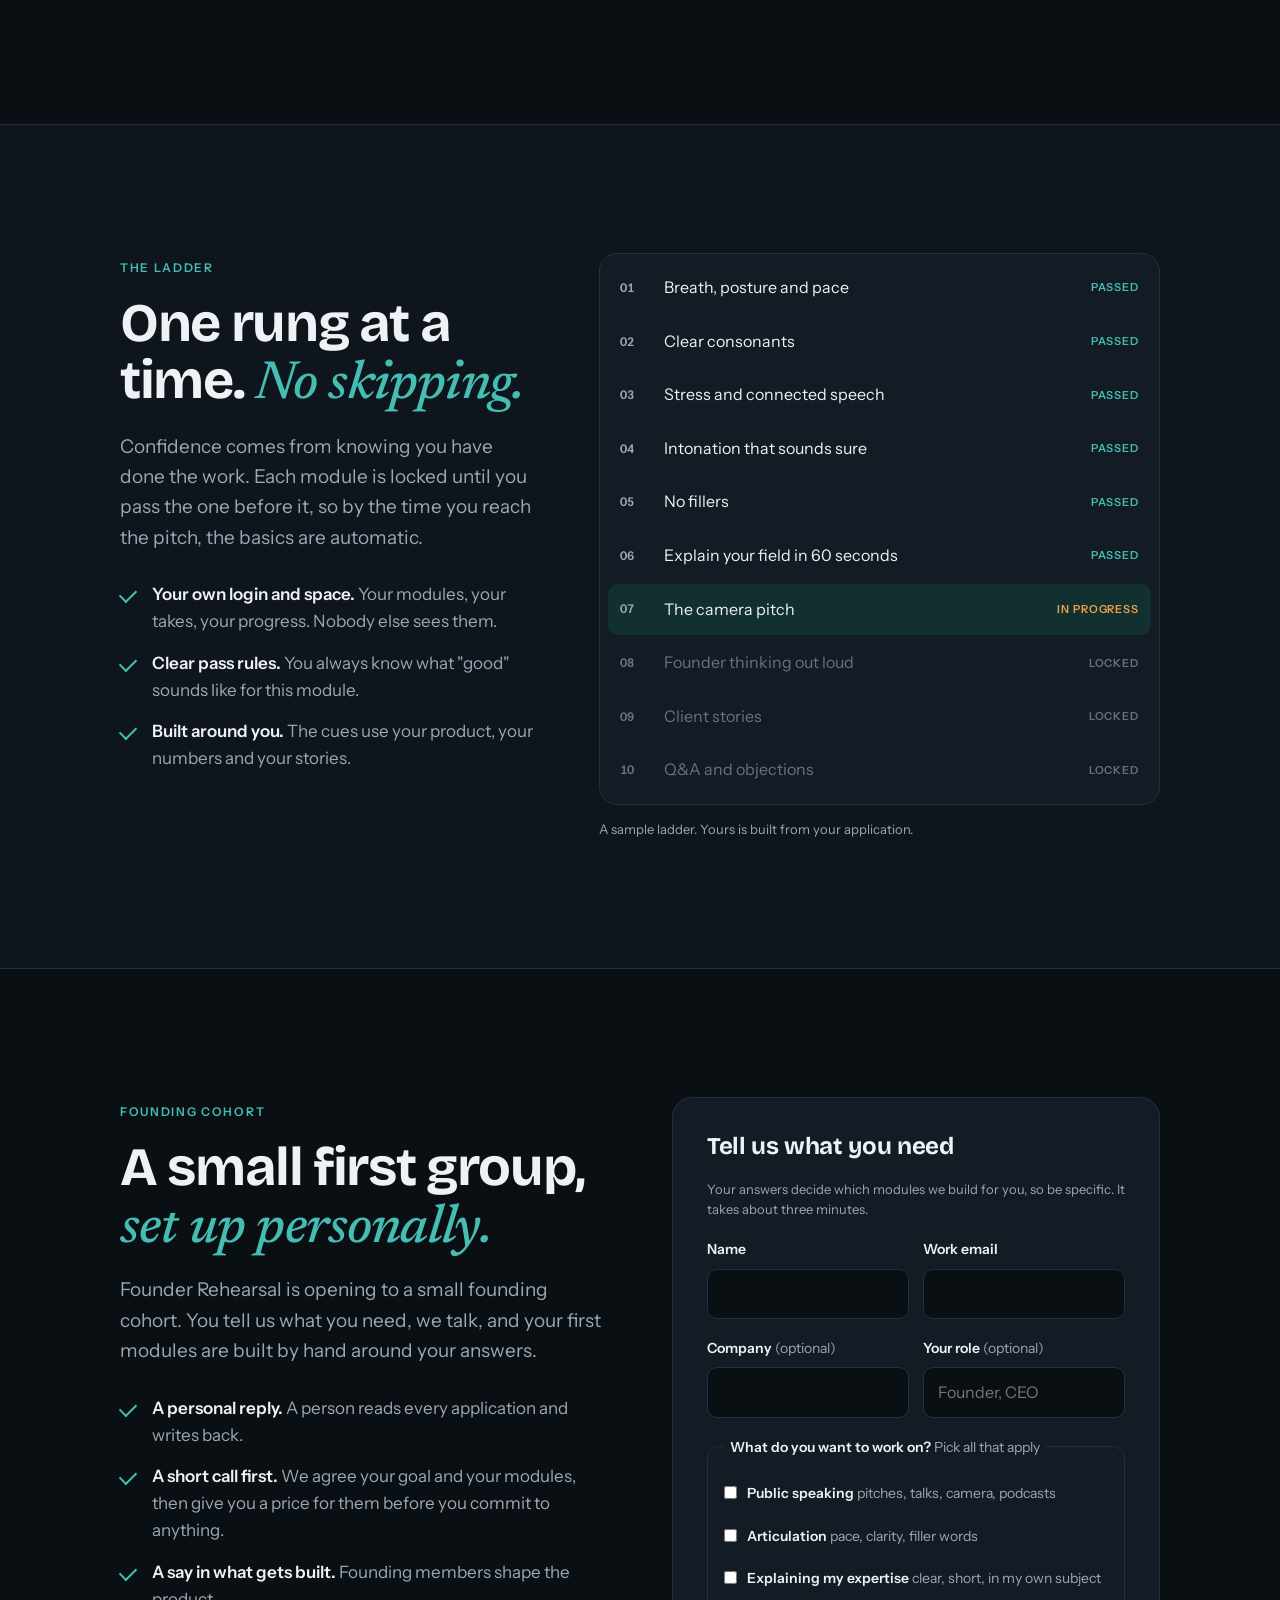
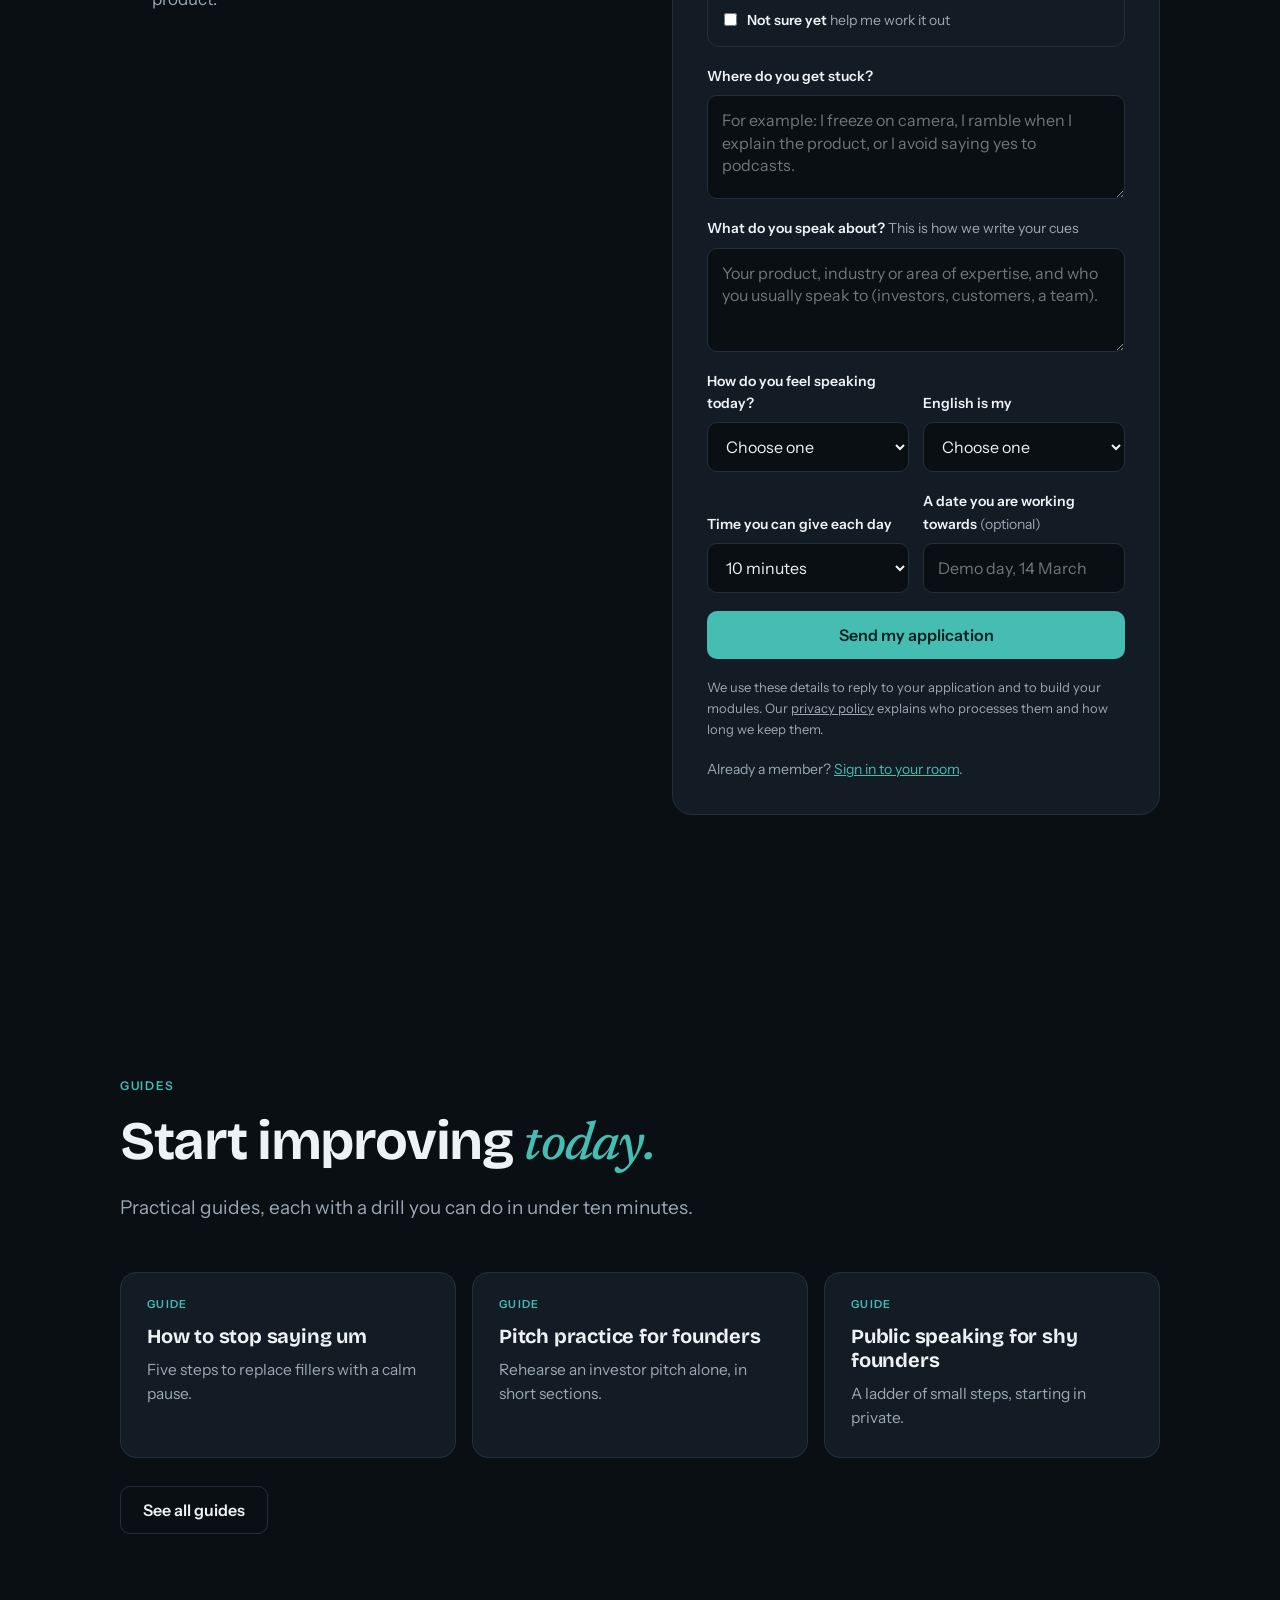
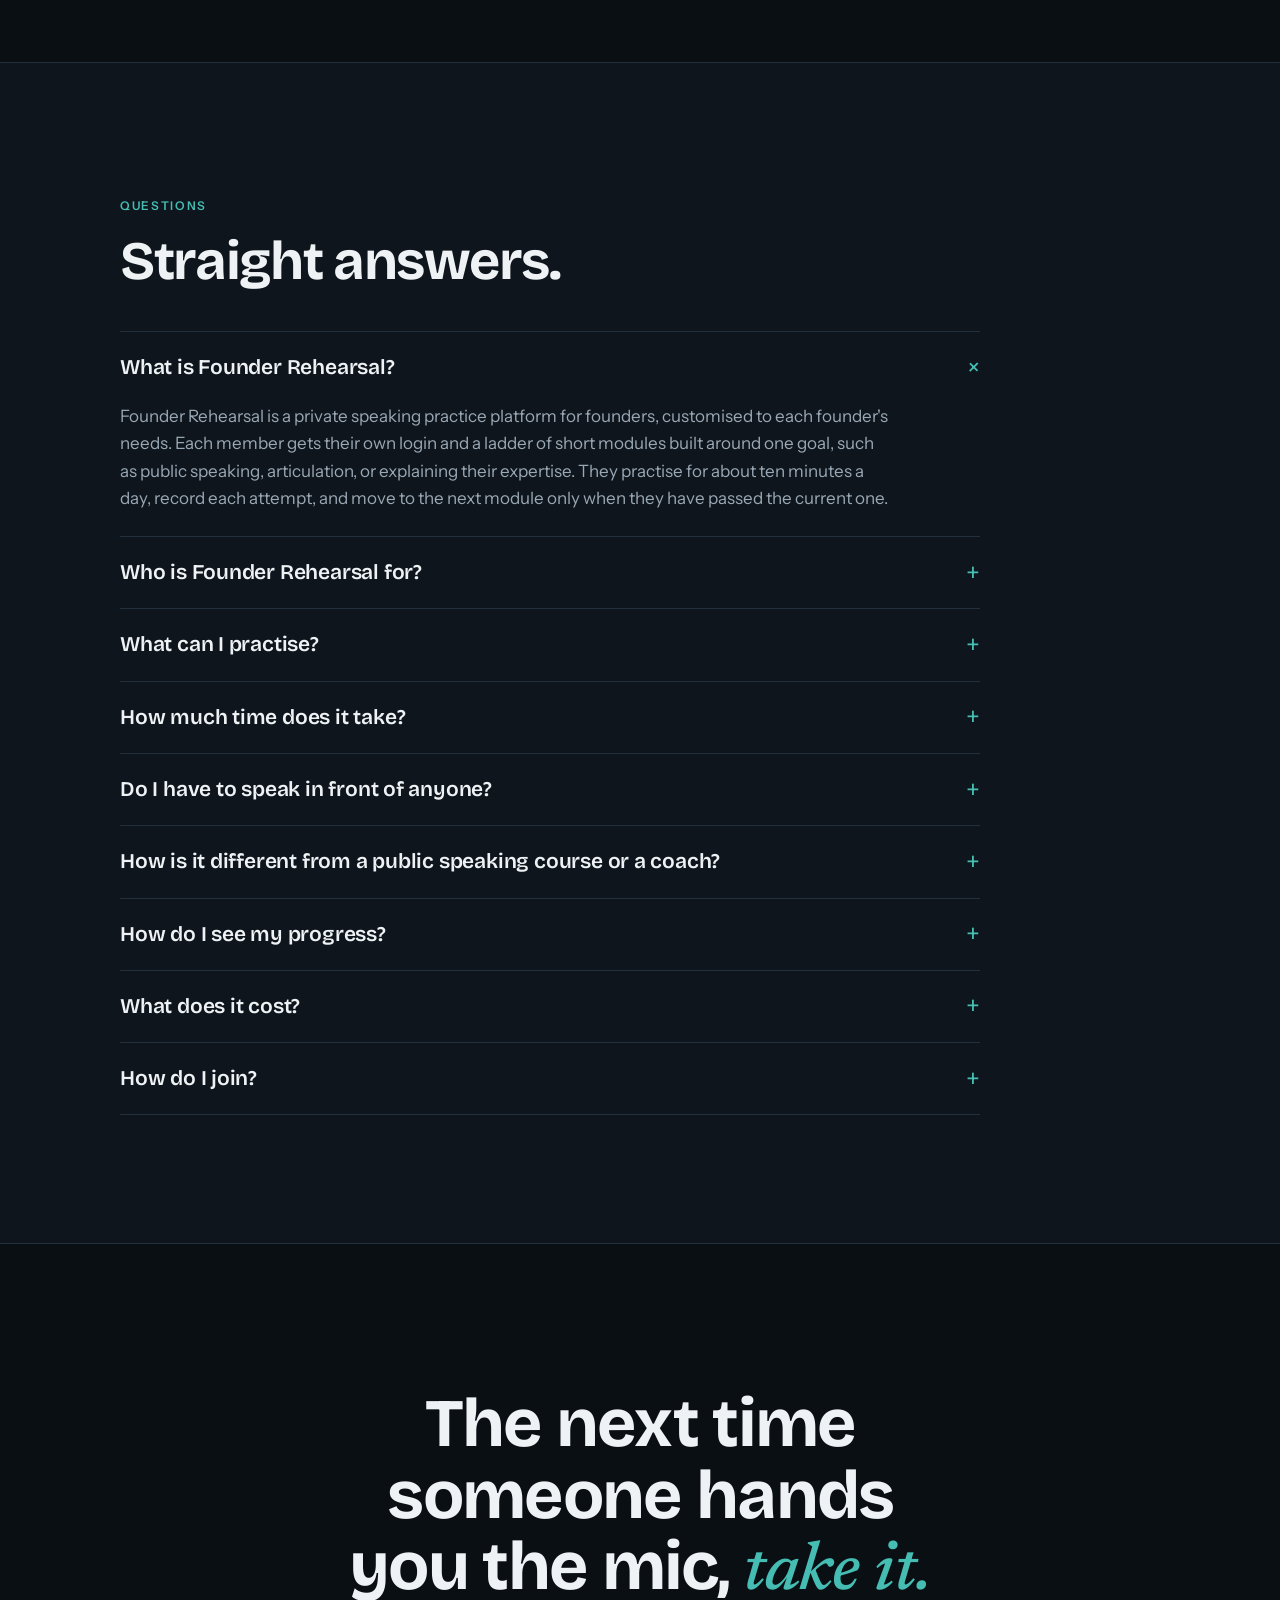
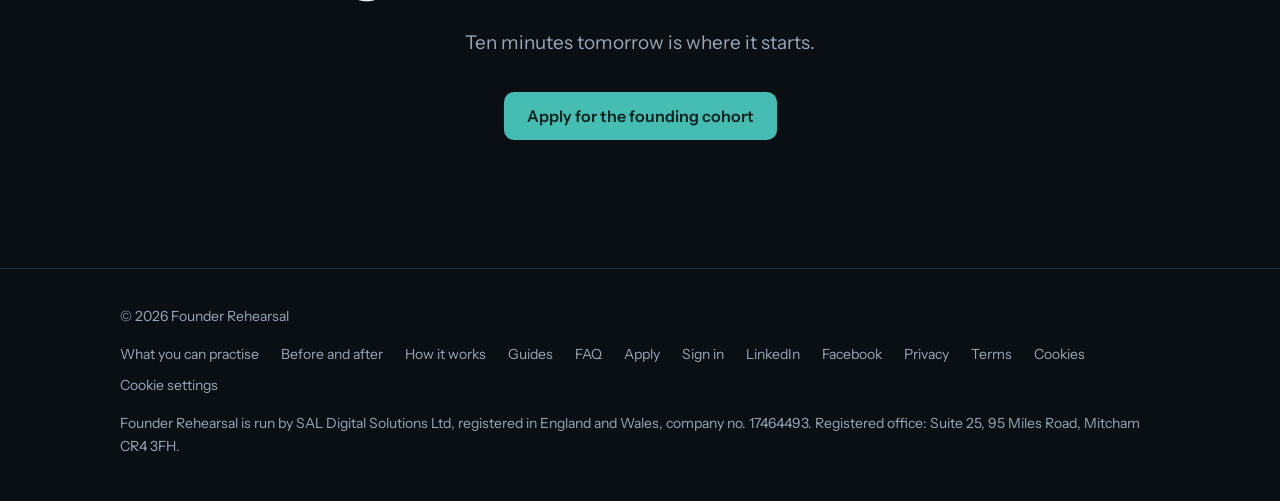
<file: founders/index.html>
<!doctype html>
<html lang="en-GB">
<head>
<meta charset="utf-8">
<meta name="viewport" content="width=device-width,initial-scale=1,viewport-fit=cover">
<title>Founder Rehearsal | Speaking Practice for Founders</title>
<meta name="description" content="Founder Rehearsal is a private speaking practice platform for founders, customised to each founder's needs.">
<link rel="canonical" href="https://founderrehearsal.com/">
<meta name="robots" content="index,follow,max-image-preview:large,max-snippet:-1">
<meta name="theme-color" content="#0A0F14">
<meta property="og:type" content="website">
<meta property="og:site_name" content="Founder Rehearsal">
<meta property="og:title" content="Founder Rehearsal | Rehearse in private. Walk in ready.">
<meta property="og:description" content="Founder Rehearsal is a private speaking practice platform for founders, customised to each founder's needs.">
<meta property="og:url" content="https://founderrehearsal.com/">
<meta property="og:image" content="https://founderrehearsal.com/assets/og.png">
<meta property="og:image:width" content="1200">
<meta property="og:image:height" content="630">
<meta property="og:image:alt" content="Founder Rehearsal: rehearse in private, walk in ready.">
<meta property="og:locale" content="en_GB">
<meta name="twitter:card" content="summary_large_image">
<meta name="twitter:title" content="Founder Rehearsal | Rehearse in private. Walk in ready.">
<meta name="twitter:description" content="Founder Rehearsal is a private speaking practice platform for founders, customised to each founder's needs.">
<meta name="twitter:image" content="https://founderrehearsal.com/assets/og.png">
<link rel="icon" href="assets/favicon.svg" type="image/svg+xml">
<link rel="apple-touch-icon" href="assets/apple-touch-icon.png">
<link rel="preload" href="assets/fonts/bricolage.woff2" as="font" type="font/woff2" crossorigin>
<link rel="preload" href="assets/fonts/instrument.woff2" as="font" type="font/woff2" crossorigin>
<link rel="stylesheet" href="styles.css">
<script>document.documentElement.classList.add('js')</script>

<script type="application/ld+json">
{
  "@context":"https://schema.org",
  "@graph":[
    {"@type":"Organization","sameAs":["https://www.linkedin.com/company/founderrehearsal/","https://www.facebook.com/profile.php?id=61596932642948"],"@id":"https://founderrehearsal.com/#org","name":"Founder Rehearsal","alternateName":["FounderRehearsal","founderrehearsal.com"],"url":"https://founderrehearsal.com/","logo":{"@type":"ImageObject","url":"https://founderrehearsal.com/assets/apple-touch-icon.png","width":180,"height":180},"email":"hello@founderrehearsal.com","slogan":"Rehearse in private. Walk in ready.","description":"Founder Rehearsal is a private speaking practice platform for founders, customised to each founder's needs."},
    {"@type":"WebSite","@id":"https://founderrehearsal.com/#site","url":"https://founderrehearsal.com/","name":"Founder Rehearsal","alternateName":["FounderRehearsal"],"inLanguage":"en-GB","publisher":{"@id":"https://founderrehearsal.com/#org"}},
    {"@type":"WebPage","@id":"https://founderrehearsal.com/#page","url":"https://founderrehearsal.com/","name":"Founder Rehearsal | Private speaking practice for founders","isPartOf":{"@id":"https://founderrehearsal.com/#site"},"about":{"@id":"https://founderrehearsal.com/#service"},"inLanguage":"en-GB"},
    {"@type":"Service","@id":"https://founderrehearsal.com/#service","name":"Founder Rehearsal","serviceType":"Speaking practice and communication training for founders","provider":{"@id":"https://founderrehearsal.com/#org"},"audience":{"@type":"BusinessAudience","audienceType":"Startup founders and business owners"},"description":"Founder Rehearsal is a private speaking practice platform for founders, customised to each founder's needs.","hasOfferCatalog":{"@type":"OfferCatalog","name":"Practice tracks","itemListElement":[
      {"@type":"Offer","itemOffered":{"@type":"Service","name":"Public speaking practice","description":"Pitches, talks, camera work and Q&A, rehearsed in private."}},
      {"@type":"Offer","itemOffered":{"@type":"Service","name":"Articulation practice","description":"Pace, clear consonants, stress, intonation and removing filler words."}},
      {"@type":"Offer","itemOffered":{"@type":"Service","name":"Subject-matter expertise practice","description":"Explaining what you know clearly and briefly to buyers, investors and audiences."}}
    ]}},
    {"@type":"HowTo","name":"How Founder Rehearsal works","step":[
      {"@type":"HowToStep","position":1,"name":"Tell us the one thing","text":"When you apply, you name the one thing you want to fix and any date you are working towards."},
      {"@type":"HowToStep","position":2,"name":"We build your ladder","text":"You get a ladder of modules written around your goal, your subject and your own material."},
      {"@type":"HowToStep","position":3,"name":"Practise ten minutes a day","text":"Open your space, read the cue, record, and listen back. Every take is saved."},
      {"@type":"HowToStep","position":4,"name":"Pass when you can hear it","text":"A module is passed when you meet its rule and you are confident. Then the next one unlocks."}
    ]},
    {"@type":"FAQPage","mainEntity":[
      {"@type":"Question","name":"What is Founder Rehearsal?","acceptedAnswer":{"@type":"Answer","text":"Founder Rehearsal is a private speaking practice platform for founders, customised to each founder's needs. Each member gets their own login and a ladder of short modules built around one goal, such as public speaking, articulation, or explaining their expertise. They practise for about ten minutes a day, record each attempt, and move to the next module only when they have passed the current one."}},
      {"@type":"Question","name":"Who is Founder Rehearsal for?","acceptedAnswer":{"@type":"Answer","text":"It is for busy founders and business owners who avoid speaking, feel shy on camera or on stage, ramble when explaining their product, or have a pitch, talk or interview coming up. It also suits founders who speak English as a second language and want to sound clearer."}},
      {"@type":"Question","name":"What can I practise?","acceptedAnswer":{"@type":"Answer","text":"There are three tracks. Public speaking covers pitches, talks, camera work and Q&A. Articulation covers pace, clear consonants, stress, intonation and cutting filler words. Subject-matter expertise covers explaining what you know clearly and briefly. Your ladder can combine all three."}},
      {"@type":"Question","name":"How much time does it take?","acceptedAnswer":{"@type":"Answer","text":"About ten minutes a day. Modules are made of short drills, so you can finish a session before your first meeting."}},
      {"@type":"Question","name":"Do I have to speak in front of anyone?","acceptedAnswer":{"@type":"Answer","text":"No. You practise alone in your own space. There is no audience, no group call and no leaderboard."}},
      {"@type":"Question","name":"How is it different from a public speaking course or a coach?","acceptedAnswer":{"@type":"Answer","text":"A course teaches everyone the same content, and a coach costs hundreds per hour and depends on your calendar. Founder Rehearsal gives you modules written around your own goal and material, a daily practice habit, and recordings that let you hear your own progress."}},
      {"@type":"Question","name":"How do I see my progress?","acceptedAnswer":{"@type":"Answer","text":"Every take is saved in your space. You can play your first recording next to your latest, and see which modules you have passed."}},
      {"@type":"Question","name":"What does it cost?","acceptedAnswer":{"@type":"Answer","text":"The price depends on the modules built around your needs. Send us your application and we will get in touch, agree your goal and modules, and give you your price before you commit to anything."}},
      {"@type":"Question","name":"How do I join?","acceptedAnswer":{"@type":"Answer","text":"Fill in the application form with the one thing you want to fix. We reply personally to arrange a short call and build your first modules."}}
    ]}
  ]
}
</script>
</head>
<body>
<a class="skip" href="#main">Skip to content</a>

<header class="nav" id="nav">
  <div class="wrap">
    <a class="brand" href="#top" aria-label="Founder Rehearsal home">
      <svg viewBox="0 0 64 64" aria-hidden="true"><rect width="64" height="64" rx="14" fill="#131C25"/><polygon points="26,9 38,9 52,50 12,50" fill="#45BDB3" opacity=".3"/><circle cx="32" cy="30" r="6.5" fill="#45BDB3"/><path d="M22 50V46a10 10 0 0 1 20 0v4z" fill="#45BDB3"/></svg>
      Founder Rehearsal
    </a>
    <nav aria-label="Main">
      <ul class="nav-links">
        <li><a href="#tracks">What you can practise</a></li>
        <li><a href="#progress">Before and after</a></li>
        <li><a href="#how">How it works</a></li>
        <li><a href="guides/">Guides</a></li>
        <li><a href="#faq">FAQ</a></li>
        <li><a class="signin" href="app/">Sign in</a></li>
        <li class="keep"><a class="btn btn-primary btn-sm" href="#apply">Apply</a></li>
      </ul>
    </nav>
  </div>
</header>

<main id="main">

<section class="hero" id="top">
  <div class="wrap">
    <div>
      <span class="pill"><i></i>Founder Rehearsal: founding cohort open by application</span>
      <h1>Rehearse in private. <em>Walk in ready.</em></h1>
      <p class="lede">You built the company. Now sound like it. Founder Rehearsal is a private speaking practice platform for founders, customised to each founder's needs. Rehearse the pitch, the talk or the hard question for ten minutes a day, on modules built around your own goal and material. You move on only when you can hear the difference.</p>
      <div class="cta-row">
        <a class="btn btn-primary" href="#apply">Apply for the founding cohort</a>
        <a class="btn btn-ghost" href="#tracks">See what you can practise</a>
      </div>
      <ul class="trust">
        <li>Your own private space</li>
        <li>Ten minutes a day</li>
        <li>Customised to your needs</li>
        <li>No audience, ever</li>
      </ul>
    </div>

    <div class="tilt" id="tilt">
      <div class="mock" role="img" aria-label="A Founder Rehearsal session: module seven, the camera pitch, with a cue to read aloud and a live recording.">
        <div class="mock-top"><span><b>Module 07</b> of 10</span><span>Drill 2 of 4</span></div>
        <h3>The camera pitch</h3>
        <div class="cue">We cut new-hire onboarding from <mark>three weeks</mark> to <mark>four days</mark>. I'd like to show you how.</div>
        <div class="wave" aria-hidden="true"><span style="height:22%;animation-delay:-0.00s"></span><span style="height:58%;animation-delay:-0.09s"></span><span style="height:79%;animation-delay:-0.18s"></span><span style="height:78%;animation-delay:-0.27s"></span><span style="height:60%;animation-delay:-0.36s"></span><span style="height:35%;animation-delay:-0.45s"></span><span style="height:25%;animation-delay:-0.54s"></span><span style="height:27%;animation-delay:-0.63s"></span><span style="height:29%;animation-delay:-0.72s"></span><span style="height:43%;animation-delay:-0.81s"></span><span style="height:47%;animation-delay:-0.90s"></span><span style="height:33%;animation-delay:-0.99s"></span><span style="height:40%;animation-delay:-1.08s"></span><span style="height:71%;animation-delay:-1.17s"></span><span style="height:90%;animation-delay:-1.26s"></span><span style="height:87%;animation-delay:-1.35s"></span><span style="height:62%;animation-delay:-1.44s"></span><span style="height:27%;animation-delay:-1.53s"></span><span style="height:48%;animation-delay:-1.62s"></span><span style="height:62%;animation-delay:-1.71s"></span><span style="height:56%;animation-delay:-1.80s"></span><span style="height:40%;animation-delay:-1.89s"></span><span style="height:25%;animation-delay:-1.98s"></span><span style="height:23%;animation-delay:-2.07s"></span><span style="height:35%;animation-delay:-2.16s"></span><span style="height:55%;animation-delay:-2.25s"></span><span style="height:69%;animation-delay:-2.34s"></span><span style="height:65%;animation-delay:-2.43s"></span><span style="height:42%;animation-delay:-2.52s"></span><span style="height:38%;animation-delay:-2.61s"></span><span style="height:72%;animation-delay:-2.70s"></span><span style="height:88%;animation-delay:-2.79s"></span><span style="height:82%;animation-delay:-2.88s"></span><span style="height:58%;animation-delay:-2.97s"></span><span style="height:29%;animation-delay:-3.06s"></span><span style="height:35%;animation-delay:-3.15s"></span><span style="height:39%;animation-delay:-3.24s"></span><span style="height:28%;animation-delay:-3.33s"></span><span style="height:30%;animation-delay:-3.42s"></span><span style="height:34%;animation-delay:-3.51s"></span><span style="height:22%;animation-delay:-3.60s"></span><span style="height:47%;animation-delay:-3.69s"></span><span style="height:74%;animation-delay:-3.78s"></span><span style="height:86%;animation-delay:-3.87s"></span></div>
        <div class="mock-foot">
          <span class="rec"><i></i>Recording 0:14</span>
          <span class="chips"><span class="chip ok">148 wpm</span><span class="chip ok">0 fillers</span></span>
        </div>
      </div>
    </div>
  </div>
</section>

<div class="quiet" aria-label="What members get">
  <div class="wrap">
    <span><b>Private by default</b>Nobody hears a take but you.</span>
    <span><b>Built around you</b>Your goal, your subject, your numbers.</span>
    <span><b>Ten minutes a day</b>Short drills before the first meeting.</span>
    <span><b>Simple sign in</b>An emailed link. No password.</span>
  </div>
</div>

<section id="progress">
  <div class="wrap">
    <div class="head reveal">
      <span class="eyebrow">Before and after</span>
      <h2 class="h2">Don't take our word for it. <em>Hear your own.</em></h2>
      <p class="lede">Every take is saved in your space, so your first recording sits next to your latest. This is the kind of change the drills are built to produce.</p>
    </div>

    <div class="ba reveal" id="ba" data-state="before">
      <div class="ba-bar">
        <div class="seg" role="group" aria-label="Choose recording">
          <button type="button" aria-pressed="true" data-set="before">Day 1</button>
          <button type="button" aria-pressed="false" data-set="after">Day 30</button>
        </div>
        <span class="ba-note">Illustration. In your space these are your own recordings.</span>
      </div>

      <div class="stage" aria-hidden="true">
        <svg viewBox="0 0 800 300" preserveAspectRatio="xMidYMid slice" focusable="false">
          <defs>
            <linearGradient id="beam" x1="0" y1="0" x2="0" y2="1"><stop offset="0" stop-color="#45BDB3" stop-opacity=".55"/><stop offset="1" stop-color="#45BDB3" stop-opacity="0"/></linearGradient>
          </defs>
          <polygon class="st-beam" points="236,-10 314,-10 430,268 120,268" fill="url(#beam)"/>
          <ellipse class="st-pool" cx="275" cy="268" rx="158" ry="13" fill="#45BDB3"/>
          <line x1="0" y1="268" x2="800" y2="268" stroke="#22303D"/>
          <g class="st-lectern" fill="#22303D"><rect x="322" y="192" width="56" height="8" rx="3"/><rect x="346" y="200" width="8" height="68"/></g>
          <g class="st-fig">
            <path d="M240 268V196a35 35 0 0 1 70 0v72z"/>
            <path class="st-arm" d="M304 206l15 46"/>
            <circle class="st-head" cx="275" cy="128" r="22"/>
          </g>
          <g class="st-fillers">
            <text x="388" y="92">um</text>
            <text x="470" y="128">basically</text>
            <text x="402" y="168">like</text>
            <text x="560" y="84">you know</text>
            <text x="596" y="160">sort of</text>
            <text x="500" y="204">um</text>
          </g>
          <g class="st-line">
            <text x="404" y="112">Three weeks</text>
            <text x="404" y="158">to four days.</text>
          </g>
          <path class="st-wave st-wave-b" d="M404 232l12-14 9 22 8-30 10 34 9-18 8 9 11-26 9 30 10-12 8 16 12-28 9 24 10-8 9 14 11-30 9 26 10-14 8 10 12-22 9 18 10-6 9 12 11-26 9 22 10-10 8 8 12-18 9 14"/>
          <path class="st-wave st-wave-a" d="M404 228c18-26 36-26 54 0s36 26 54 0 36-26 54 0 36 26 54 0 36-26 54 0 36 26 54 0"/>
          <g class="st-aud">
            <path d="M690 300v-22a18 18 0 0 1 36 0v22z"/><circle cx="708" cy="246" r="11"/>
            <path d="M736 300v-18a18 18 0 0 1 36 0v18z"/><circle cx="754" cy="250" r="11"/>
            <path d="M644 300v-16a18 18 0 0 1 36 0v16z"/><circle cx="662" cy="252" r="11"/>
          </g>
        </svg>
        <span class="stage-day">Day <b id="stDay">1</b><span class="stage-rungs"><i></i><i></i><i></i><i></i><i></i><i></i><i></i><i></i><i></i><i></i></span></span>
        <span class="stage-cap"><b class="cap-b">Day 1.</b><b class="cap-a">Day 30.</b> <span class="cap-b">The answer wanders, and the room drifts.</span><span class="cap-a">One clear line, and the room leans in.</span></span>
      </div>

      <div class="ba-body is-before">
        <div class="take">
          <span class="take-label">Day 1 · "What does your company do?"</span>
          <blockquote>So, <span class="f">um</span>, <span class="f">basically</span> what we do is, <span class="f">like</span>, we're <span class="f">kind of</span> a platform that, <span class="f">you know</span>, helps companies <span class="f">sort of</span> manage their, <span class="f">um</span>, their onboarding, and, <span class="f">yeah</span>, it's <span class="f">basically</span> really flexible, so…</blockquote>
        </div>
        <dl class="stats">
          <div class="stat"><dt>Pace</dt><dd>192<small>words a minute</small></dd></div>
          <div class="stat"><dt>Filler words</dt><dd>9<small>in one answer</small></dd></div>
          <div class="stat"><dt>Time to the point</dt><dd>41s<small>and still going</small></dd></div>
        </dl>
      </div>

      <div class="ba-body is-after">
        <div class="take">
          <span class="take-label">Day 30 · Same question</span>
          <blockquote>We cut new-hire onboarding from three weeks to four days. <span class="p">pause</span> Last quarter, a two-hundred-person team had every new starter productive in week one. <span class="p">pause</span> I'd like to show you how.</blockquote>
        </div>
        <dl class="stats">
          <div class="stat"><dt>Pace</dt><dd>148<small>words a minute</small></dd></div>
          <div class="stat"><dt>Filler words</dt><dd>0<small>in one answer</small></dd></div>
          <div class="stat"><dt>Time to the point</dt><dd>4s<small>first sentence</small></dd></div>
        </dl>
      </div>
    </div>
  </div>
</section>

<section class="band" id="tracks">

  <div class="wrap">
    <div class="head reveal">
      <span class="eyebrow">What you can practise</span>
      <h2 class="h2">Three tracks. <em>One ladder built for you.</em></h2>
      <p class="lede">Tell us where you get stuck and we build your modules from these three tracks. Most founders need a mix.</p>
    </div>
    <div class="grid g3">
      <article class="card reveal">
        <span class="tag">Track 1</span>
        <h3>Public speaking</h3>
        <p>For the pitch, the stage, the podcast and the camera. Rehearse the real thing in private until nerves stop running it.</p>
        <ul class="list">
          <li><span><b>You practise:</b> the camera pitch, hooks and openings, client stories, Q&amp;A and objections.</span></li>
          <li><span><b>You leave able to:</b> stand up and deliver a pitch or talk without a script in your hand.</span></li>
        </ul>
      </article>
      <article class="card reveal">
        <span class="tag">Track 2</span>
        <h3>Articulation</h3>
        <p>For founders who get asked to repeat themselves, speak too fast, or lean on "um" and "basically".</p>
        <ul class="list">
          <li><span><b>You practise:</b> breath and pace, clear consonants, stress, intonation that sounds sure, no fillers.</span></li>
          <li><span><b>You leave able to:</b> be understood the first time, at a calm 120 to 160 words a minute.</span></li>
        </ul>
      </article>
      <article class="card reveal">
        <span class="tag">Track 3</span>
        <h3>Subject-matter expertise</h3>
        <p>For experts who know too much and say all of it. Modules are written around your own subject and material.</p>
        <ul class="list">
          <li><span><b>You practise:</b> point, reason, example, point. Explaining your field in 60 seconds. Answering hard questions briefly.</span></li>
          <li><span><b>You leave able to:</b> explain what you know so a buyer or investor gets it at once.</span></li>
        </ul>
      </article>
    </div>
  </div>
</section>

<section id="who">
  <div class="wrap">
    <div class="head reveal">
      <span class="eyebrow">Who it is for</span>
      <h2 class="h2">If one of these is you, <em>this is your room.</em></h2>
    </div>
    <div class="grid g4">
      <article class="card reveal"><p class="q">"I'd rather do anything than get on stage."</p><h3>The one who avoids it</h3><p>You turn down talks and podcasts. Start alone, with nobody listening, and build up.</p></article>
      <article class="card reveal"><p class="q">"I pitch on the 14th."</p><h3>The one with a date</h3><p>Investor meeting, demo day or keynote. Your ladder is built backwards from that day.</p></article>
      <article class="card reveal"><p class="q">"I know it cold, then I ramble."</p><h3>The expert</h3><p>You have the knowledge. You need the short version that lands.</p></article>
      <article class="card reveal"><p class="q">"People ask me to say it again."</p><h3>The second-language speaker</h3><p>Your English is good. Drills on pace, stress and endings make it clear.</p></article>
    </div>
  </div>
</section>

<section id="how">
  <div class="wrap">
    <div class="head reveal">
      <span class="eyebrow">How it works</span>
      <h2 class="h2">From "I avoid it" to <em>"give me the mic."</em></h2>
    </div>
    <ol class="steps">
      <li class="reveal"><h3>Tell us the one thing</h3><p>When you apply, name what you want to fix and any date you are working towards.</p></li>
      <li class="reveal"><h3>We build your ladder</h3><p>You get modules written around your goal, your subject and your own material.</p></li>
      <li class="reveal"><h3>Ten minutes a day</h3><p>Sign in with an emailed link, read the cue, record, listen back. Short drills that fit before your first meeting.</p></li>
      <li class="reveal"><h3>Pass when you can hear it</h3><p>Each module has a clear pass rule. Meet it, feel sure of it, and the next one unlocks.</p></li>
    </ol>
  </div>
</section>

<section class="band" id="ladder">
  <div class="wrap ladder-wrap">
    <div class="head reveal">
      <span class="eyebrow">The ladder</span>
      <h2 class="h2">One rung at a time. <em>No skipping.</em></h2>
      <p class="lede">Confidence comes from knowing you have done the work. Each module is locked until you pass the one before it, so by the time you reach the pitch, the basics are automatic.</p>
      <ul class="list">
        <li><span><b>Your own login and space.</b> Your modules, your takes, your progress. Nobody else sees them.</span></li>
        <li><span><b>Clear pass rules.</b> You always know what "good" sounds like for this module.</span></li>
        <li><span><b>Built around you.</b> The cues use your product, your numbers and your stories.</span></li>
      </ul>
    </div>
    <div class="reveal">
      <ol class="ladder" aria-label="A sample ladder of ten modules">
        <li class="passed"><span class="n">01</span>Breath, posture and pace<span class="s">Passed</span></li>
        <li class="passed"><span class="n">02</span>Clear consonants<span class="s">Passed</span></li>
        <li class="passed"><span class="n">03</span>Stress and connected speech<span class="s">Passed</span></li>
        <li class="passed"><span class="n">04</span>Intonation that sounds sure<span class="s">Passed</span></li>
        <li class="passed"><span class="n">05</span>No fillers<span class="s">Passed</span></li>
        <li class="passed"><span class="n">06</span>Explain your field in 60 seconds<span class="s">Passed</span></li>
        <li class="current"><span class="n">07</span>The camera pitch<span class="s">In progress</span></li>
        <li class="locked"><span class="n">08</span>Founder thinking out loud<span class="s">Locked</span></li>
        <li class="locked"><span class="n">09</span>Client stories<span class="s">Locked</span></li>
        <li class="locked"><span class="n">10</span>Q&amp;A and objections<span class="s">Locked</span></li>
      </ol>
      <p class="ladder-cap">A sample ladder. Yours is built from your application.</p>
    </div>
  </div>
</section>

<section id="apply">
  <div class="wrap cohort">
    <div class="head reveal">
      <span class="eyebrow">Founding cohort</span>
      <h2 class="h2">A small first group, <em>set up personally.</em></h2>
      <p class="lede">Founder Rehearsal is opening to a small founding cohort. You tell us what you need, we talk, and your first modules are built by hand around your answers.</p>
      <ul class="list">
        <li><span><b>A personal reply.</b> A person reads every application and writes back.</span></li>
        <li><span><b>A short call first.</b> We agree your goal and your modules, then give you a price for them before you commit to anything.</span></li>
        <li><span><b>A say in what gets built.</b> Founding members shape the product.</span></li>
      </ul>
    </div>

    <form class="reveal" id="applyForm" novalidate>
      <h3>Tell us what you need</h3>
      <p class="fine">Your answers decide which modules we build for you, so be specific. It takes about three minutes.</p>
      <div class="row2">
        <label>Name<input name="name" autocomplete="name" required></label>
        <label>Work email<input name="email" type="email" autocomplete="email" required></label>
      </div>
      <div class="row2">
        <label>Company <span>(optional)</span><input name="company" autocomplete="organization"></label>
        <label>Your role <span>(optional)</span><input name="role" placeholder="Founder, CEO"></label>
      </div>
      <fieldset>
        <legend>What do you want to work on? <span>Pick all that apply</span></legend>
        <label class="opt"><input type="checkbox" name="tracks" value="Public speaking"><div><b>Public speaking</b> <span>pitches, talks, camera, podcasts</span></div></label>
        <label class="opt"><input type="checkbox" name="tracks" value="Articulation"><div><b>Articulation</b> <span>pace, clarity, filler words</span></div></label>
        <label class="opt"><input type="checkbox" name="tracks" value="Expertise"><div><b>Explaining my expertise</b> <span>clear, short, in my own subject</span></div></label>
        <label class="opt"><input type="checkbox" name="tracks" value="Not sure"><div><b>Not sure yet</b> <span>help me work it out</span></div></label>
      </fieldset>
      <label>Where do you get stuck?<textarea name="goal" required placeholder="For example: I freeze on camera, I ramble when I explain the product, or I avoid saying yes to podcasts."></textarea></label>
      <label>What do you speak about? <span>This is how we write your cues</span><textarea name="subject" placeholder="Your product, industry or area of expertise, and who you usually speak to (investors, customers, a team)."></textarea></label>
      <div class="row2">
        <label>How do you feel speaking today?
          <select name="comfort" required>
            <option value="">Choose one</option>
            <option>1 - I avoid it</option>
            <option>2 - I do it but dread it</option>
            <option>3 - Fine, but I want to be better</option>
            <option>4 - Comfortable, want to sharpen</option>
          </select>
        </label>
        <label>English is my
          <select name="english" required>
            <option value="">Choose one</option>
            <option>First language</option>
            <option>Second language</option>
          </select>
        </label>
      </div>
      <div class="row2">
        <label>Time you can give each day
          <select name="minutes">
            <option>10 minutes</option>
            <option>15 minutes</option>
            <option>20 minutes or more</option>
          </select>
        </label>
        <label>A date you are working towards <span>(optional)</span><input name="deadline" placeholder="Demo day, 14 March"></label>
      </div>
      <input class="hp" name="_gotcha" tabindex="-1" autocomplete="off" aria-hidden="true">
      <button class="btn btn-primary" type="submit">Send my application</button>
      <p class="msg" id="formMsg" role="status" aria-live="polite"></p>
      <p class="fine">We use these details to reply to your application and to build your modules. Our <a href="privacy/">privacy policy</a> explains who processes them and how long we keep them.</p>
      <p class="signin-note">Already a member? <a href="app/">Sign in to your room</a>.</p>
    </form>
  </div>
</section>

<section id="guides">
  <div class="wrap">
    <div class="head reveal">
      <span class="eyebrow">Guides</span>
      <h2 class="h2">Start improving <em>today.</em></h2>
      <p class="lede">Practical guides, each with a drill you can do in under ten minutes.</p>
    </div>
    <div class="grid g3">
      <a class="card reveal" href="guides/stop-saying-um/"><span class="tag">Guide</span><h3>How to stop saying um</h3><p>Five steps to replace fillers with a calm pause.</p></a>
      <a class="card reveal" href="guides/pitch-practice-for-founders/"><span class="tag">Guide</span><h3>Pitch practice for founders</h3><p>Rehearse an investor pitch alone, in short sections.</p></a>
      <a class="card reveal" href="guides/public-speaking-for-shy-founders/"><span class="tag">Guide</span><h3>Public speaking for shy founders</h3><p>A ladder of small steps, starting in private.</p></a>
    </div>
    <p style="margin-top:28px"><a class="btn btn-ghost" href="guides/">See all guides</a></p>
  </div>
</section>

<section class="band" id="faq">
  <div class="wrap">
    <div class="head reveal">
      <span class="eyebrow">Questions</span>
      <h2 class="h2">Straight answers.</h2>
    </div>
    <div class="faq">
      <details open><summary>What is Founder Rehearsal?</summary><p>Founder Rehearsal is a private speaking practice platform for founders, customised to each founder's needs. Each member gets their own login and a ladder of short modules built around one goal, such as public speaking, articulation, or explaining their expertise. They practise for about ten minutes a day, record each attempt, and move to the next module only when they have passed the current one.</p></details>
      <details><summary>Who is Founder Rehearsal for?</summary><p>It is for busy founders and business owners who avoid speaking, feel shy on camera or on stage, ramble when explaining their product, or have a pitch, talk or interview coming up. It also suits founders who speak English as a second language and want to sound clearer.</p></details>
      <details><summary>What can I practise?</summary><p>There are three tracks. Public speaking covers pitches, talks, camera work and Q&amp;A. Articulation covers pace, clear consonants, stress, intonation and cutting filler words. Subject-matter expertise covers explaining what you know clearly and briefly. Your ladder can combine all three.</p></details>
      <details><summary>How much time does it take?</summary><p>About ten minutes a day. Modules are made of short drills, so you can finish a session before your first meeting.</p></details>
      <details><summary>Do I have to speak in front of anyone?</summary><p>No. You practise alone in your own space. There is no audience, no group call and no leaderboard.</p></details>
      <details><summary>How is it different from a public speaking course or a coach?</summary><p>A course teaches everyone the same content, and a coach costs hundreds per hour and depends on your calendar. Founder Rehearsal gives you modules written around your own goal and material, a daily practice habit, and recordings that let you hear your own progress.</p></details>
      <details><summary>How do I see my progress?</summary><p>Every take is saved in your space. You can play your first recording next to your latest, and see which modules you have passed.</p></details>
      <details><summary>What does it cost?</summary><p>The price depends on the modules built around your needs. Send us your application and we will get in touch, agree your goal and modules, and give you your price before you commit to anything.</p></details>
      <details><summary>How do I join?</summary><p>Fill in the <a href="#apply">application form</a> with the one thing you want to fix. We reply personally to arrange a short call and build your first modules.</p></details>
    </div>
  </div>
</section>

<section class="final">
  <div class="wrap reveal">
    <h2 class="h2">The next time someone hands you the mic, <em>take it.</em></h2>
    <p class="lede">Ten minutes tomorrow is where it starts.</p>
    <div class="cta-row"><a class="btn btn-primary" href="#apply">Apply for the founding cohort</a></div>
  </div>
</section>

</main>

<footer>
  <div class="wrap">
    <span>© <span id="yr">2026</span> Founder Rehearsal</span>
    <nav aria-label="Footer">
      <a href="#tracks">What you can practise</a>
      <a href="#progress">Before and after</a>
      <a href="#how">How it works</a>
      <a href="guides/">Guides</a>
      <a href="#faq">FAQ</a>
      <a href="#apply">Apply</a>
      <a href="app/">Sign in</a>
      <a href="https://www.linkedin.com/company/founderrehearsal/" rel="noopener">LinkedIn</a><a href="https://www.facebook.com/profile.php?id=61596932642948" rel="noopener">Facebook</a><a href="privacy/">Privacy</a><a href="terms/">Terms</a><a href="cookies/">Cookies</a>
    </nav>
    <p style="flex-basis:100%;margin:0">Founder Rehearsal is run by SAL Digital Solutions Ltd, registered in England and Wales, company no. 17464493. Registered office: Suite 25, 95 Miles Road, Mitcham CR4 3FH.</p>
  </div>
</footer>

<script src="config.js"></script>
<script>
(function(){
  var nav = document.getElementById('nav');
  addEventListener('scroll', function(){ nav.classList.toggle('scrolled', scrollY > 8); }, {passive:true});
  document.getElementById('yr').textContent = new Date().getFullYear();

  var reduce = matchMedia('(prefers-reduced-motion: reduce)').matches;
  var els = document.querySelectorAll('.reveal');
  if ('IntersectionObserver' in window && !reduce) {
    var io = new IntersectionObserver(function(entries){
      entries.forEach(function(e){ if (e.isIntersecting) { e.target.classList.add('in'); io.unobserve(e.target); } });
    }, {rootMargin:'0px 0px -8% 0px'});
    els.forEach(function(el){ io.observe(el); });
  } else { els.forEach(function(el){ el.classList.add('in'); }); }

  // before / after
  var ba = document.getElementById('ba');
  var baTimer = null;
  var dayEl = document.getElementById('stDay'), rungs = ba.querySelectorAll('.stage-rungs i'), dayRaf = 0;
  function showDay(n){ dayEl.textContent = n; rungs.forEach(function(r, i){ r.classList.toggle('on', i < Math.round(n / 3)); }); }
  function runDay(to){
    cancelAnimationFrame(dayRaf);
    var from = +dayEl.textContent, t0 = performance.now(), d = reduce ? 0 : 1500;
    (function step(t){
      var k = d ? Math.min(1, (t - t0) / d) : 1;
      showDay(Math.round(from + (to - from) * k));
      if (k < 1) dayRaf = requestAnimationFrame(step);
    })(t0);
  }
  function setBA(state){
    if (ba.dataset.state !== state) runDay(state === 'after' ? 30 : 1);
    ba.dataset.state = state;
    ba.querySelectorAll('[data-set]').forEach(function(x){ x.setAttribute('aria-pressed', String(x.dataset.set === state)); });
  }
  ba.querySelectorAll('[data-set]').forEach(function(b){
    b.addEventListener('click', function(){ clearInterval(baTimer); baTimer = null; setBA(b.dataset.set); });
  });
  // plays by itself while on screen, until the visitor takes over
  if (!reduce && 'IntersectionObserver' in window) {
    var touched = false;
    ba.addEventListener('pointerdown', function(){ touched = true; }, {once:true});
    new IntersectionObserver(function(en){
      clearInterval(baTimer); baTimer = null;
      if (en[0].isIntersecting && !touched) baTimer = setInterval(function(){ setBA(ba.dataset.state === 'before' ? 'after' : 'before'); }, 5200);
    }, {threshold:.35}).observe(ba);
  }

  // gentle 3D tilt on the hero card (pointer devices only)
  var tilt = document.getElementById('tilt'), card = tilt.firstElementChild;
  if (!reduce && matchMedia('(hover:hover) and (pointer:fine)').matches) {
    tilt.style.perspective = '1200px';
    card.style.transition = 'transform .25s ease-out';
    card.style.transform = 'rotateY(-7deg) rotateX(3deg)';
    tilt.addEventListener('pointermove', function(e){
      var r = tilt.getBoundingClientRect();
      var x = (e.clientX - r.left) / r.width - .5, y = (e.clientY - r.top) / r.height - .5;
      card.style.transform = 'rotateY(' + (x * 12).toFixed(2) + 'deg) rotateX(' + (-y * 10).toFixed(2) + 'deg)';
    });
    tilt.addEventListener('pointerleave', function(){ card.style.transform = 'rotateY(-7deg) rotateX(3deg)'; });
  }

  // application form
  var form = document.getElementById('applyForm'), msg = document.getElementById('formMsg');
  function say(kind, text){ msg.className = 'msg ' + kind; msg.textContent = text; }
  form.addEventListener('submit', function(e){
    e.preventDefault();
    if (!form.checkValidity()) { form.reportValidity(); return; }
    var fd = new FormData(form);
    if (fd.get('_gotcha')) { form.reset(); say('ok', 'Thank you.'); return; }
    var cfg = window.FR || {};
    if (!cfg.url) { say('err', 'Applications are not switched on yet. Please check back shortly.'); return; }
    function v(k){ var x = (fd.get(k) || '').toString().trim(); return x || null; }
    var row = {name:v('name'), email:v('email'), company:v('company'), role:v('role'), tracks:fd.getAll('tracks'),
      goal:v('goal'), subject:v('subject'), comfort:v('comfort'), english:v('english'), minutes:v('minutes'), deadline:v('deadline')};
    var btn = form.querySelector('button'); btn.disabled = true;
    fetch(cfg.url + '/rest/v1/applications', {method:'POST',
      headers:{'apikey':cfg.key, 'Content-Type':'application/json', 'Prefer':'return=minimal'}, body:JSON.stringify(row)})
      .then(function(r){ if (!r.ok) throw 0; form.reset(); say('ok', 'Thank you. Your application is in, and we will reply personally.'); if (window.frTrack) window.frTrack('application_sent'); })
      .catch(function(){ say('err', 'That did not send. Please try again in a moment.'); })
      .then(function(){ btn.disabled = false; });
  });

  // the light follows the pointer, gently
  var hero = document.getElementById('top');
  if (!reduce && matchMedia('(hover:hover) and (pointer:fine)').matches) {
    hero.addEventListener('pointermove', function(e){
      var r = hero.getBoundingClientRect();
      hero.style.setProperty('--mx', ((e.clientX - r.left) / r.width * 100).toFixed(1) + '%');
      hero.style.setProperty('--my', ((e.clientY - r.top) / r.height * 100).toFixed(1) + '%');
    });
  }
})();
</script>
<script src="analytics.js?v=04e1a057"></script>
</body>
</html>
</file>
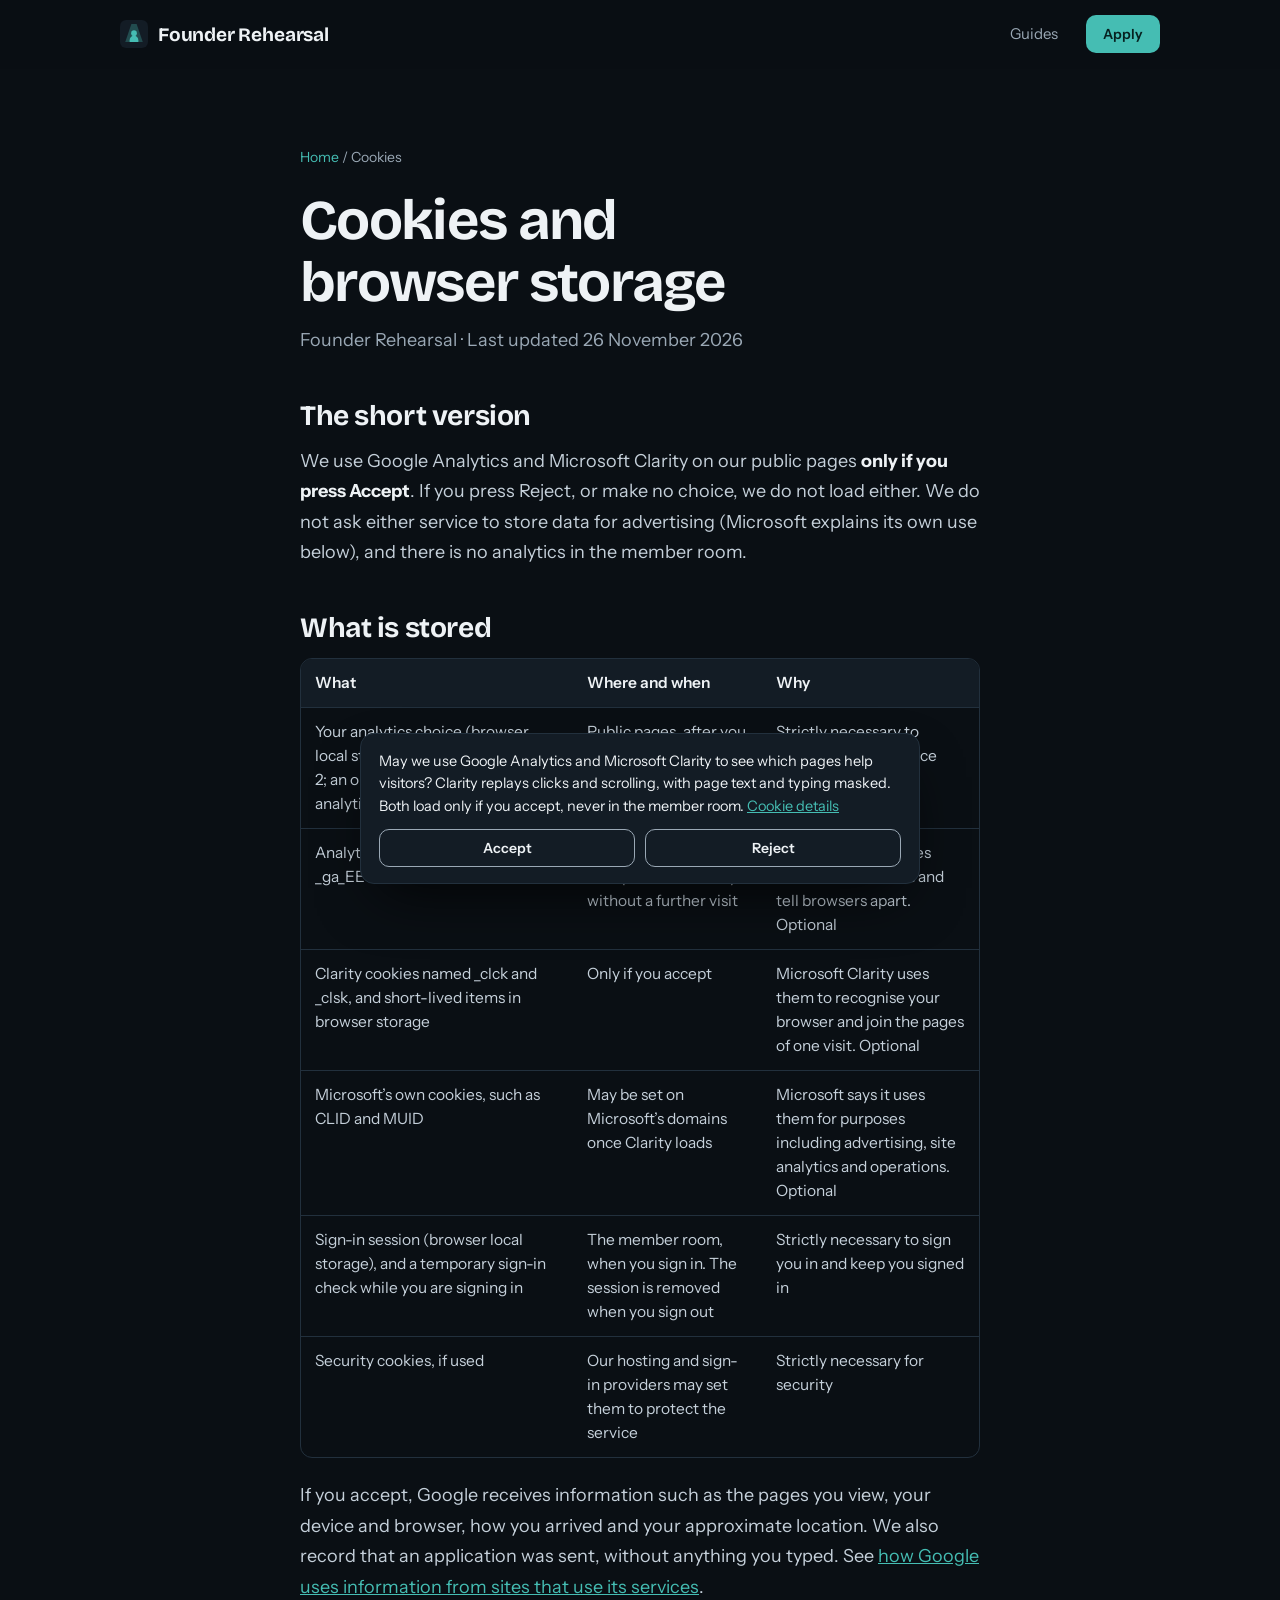
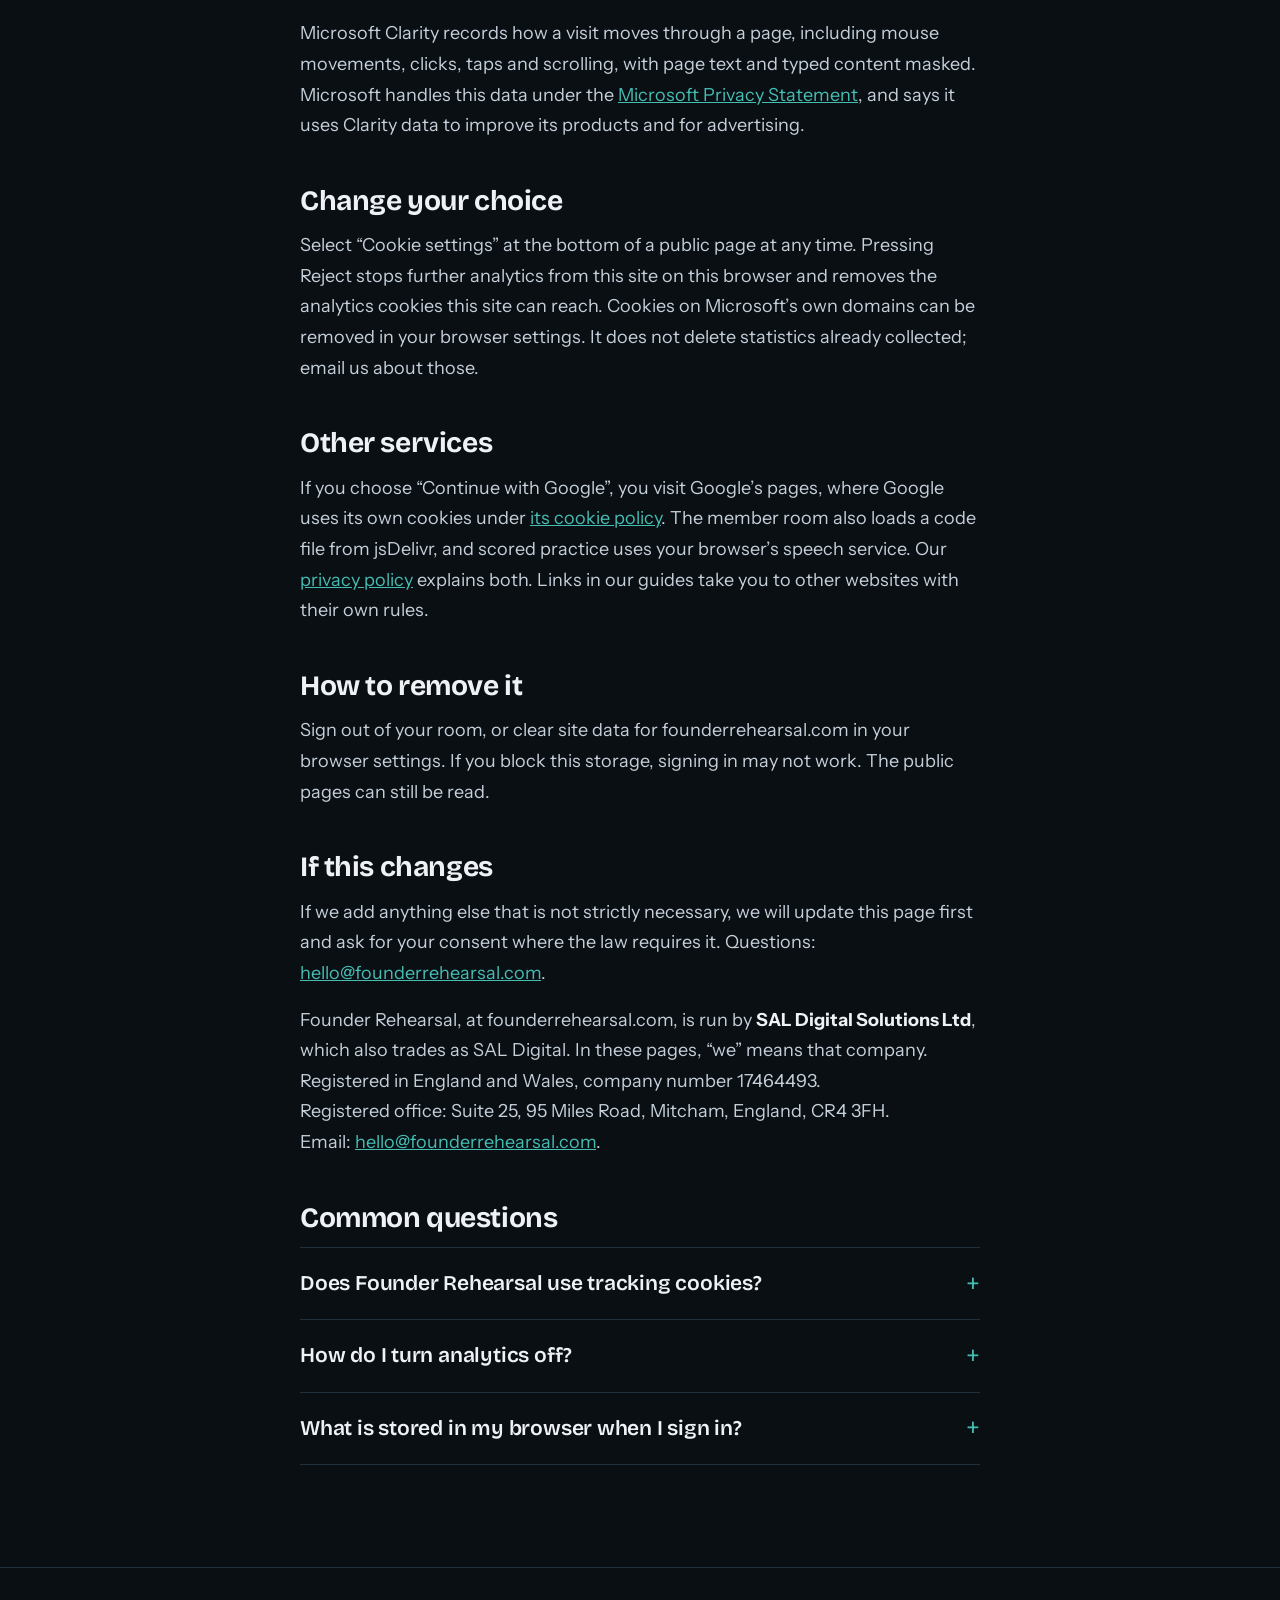
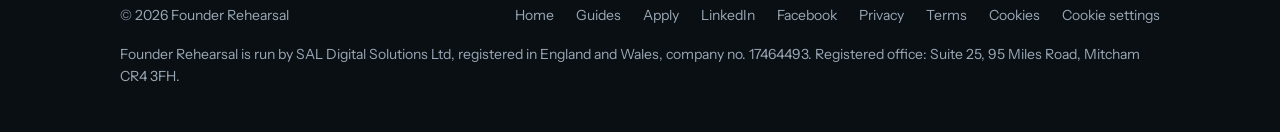
<file: founders/cookies/index.html>
<!doctype html>
<html lang="en-GB">
<head>
<meta charset="utf-8">
<meta name="viewport" content="width=device-width,initial-scale=1,viewport-fit=cover">
<title>Cookies and Browser Storage | Founder Rehearsal</title>
<meta name="description" content="Google Analytics and Microsoft Clarity run on Founder Rehearsal only if you accept, never in the member room. See what is stored and how to change it.">
<link rel="canonical" href="https://founderrehearsal.com/cookies/">
<meta name="robots" content="index,follow">
<meta name="theme-color" content="#0A0F14">
<meta property="og:type" content="website">
<meta property="og:site_name" content="Founder Rehearsal">
<meta property="og:title" content="Cookies and Browser Storage | Founder Rehearsal">
<meta property="og:description" content="Google Analytics and Microsoft Clarity run on Founder Rehearsal only if you accept, never in the member room. See what is stored and how to change it.">
<meta property="og:url" content="https://founderrehearsal.com/cookies/">
<meta property="og:image" content="https://founderrehearsal.com/assets/og.png">
<link rel="icon" href="../assets/favicon.svg" type="image/svg+xml">
<link rel="apple-touch-icon" href="../assets/apple-touch-icon.png">
<link rel="preload" href="../assets/fonts/bricolage.woff2" as="font" type="font/woff2" crossorigin>
<link rel="preload" href="../assets/fonts/instrument.woff2" as="font" type="font/woff2" crossorigin>
<link rel="stylesheet" href="../styles.css">
<style>@media (max-width:620px){.article .table-wrap table{min-width:0;display:block}.article .table-wrap thead{display:none}.article .table-wrap tbody,.article .table-wrap tr,.article .table-wrap td{display:block}.article .table-wrap tr{padding:10px 0;border-bottom:1px solid var(--line)}.article .table-wrap tbody tr:last-child{border-bottom:0}.article .table-wrap td{border:0;padding:4px 14px}}</style>
<script>document.documentElement.classList.add('js')</script>
<script type="application/ld+json">{"@context":"https://schema.org","@graph":[{"@type":"Organization","@id":"https://founderrehearsal.com/#org","name":"Founder Rehearsal","url":"https://founderrehearsal.com/","description":"Founder Rehearsal is a private speaking practice platform for founders, customised to each founder's needs.","email":"hello@founderrehearsal.com"},{"@type":"WebPage","@id":"https://founderrehearsal.com/cookies/","url":"https://founderrehearsal.com/cookies/","name":"Cookies and browser storage","description":"Google Analytics and Microsoft Clarity run on Founder Rehearsal only if you accept, never in the member room. See what is stored and how to change it.","dateModified":"2026-11-26","inLanguage":"en-GB","publisher":{"@id":"https://founderrehearsal.com/#org"}},{"@type":"FAQPage","mainEntity":[{"@type":"Question","name":"Does Founder Rehearsal use tracking cookies?","acceptedAnswer":{"@type":"Answer","text":"Only if you accept analytics. Google Analytics and Microsoft Clarity then load on public pages and set cookies. Neither is used in the member room."}},{"@type":"Question","name":"How do I turn analytics off?","acceptedAnswer":{"@type":"Answer","text":"Select Cookie settings at the bottom of a public page and press Reject."}},{"@type":"Question","name":"What is stored in my browser when I sign in?","acceptedAnswer":{"@type":"Answer","text":"A sign-in session in local storage, which is needed to keep you signed in and is removed when you sign out."}}]},{"@type":"BreadcrumbList","itemListElement":[{"@type":"ListItem","position":1,"name":"Founder Rehearsal","item":"https://founderrehearsal.com/"},{"@type":"ListItem","position":2,"name":"Cookies","item":"https://founderrehearsal.com/cookies/"}]}]}</script>
</head>
<body>
<a class="skip" href="#main">Skip to content</a>
<header class="nav" id="nav"><div class="wrap">
    <a class="brand" href="../" aria-label="Founder Rehearsal home"><svg viewBox="0 0 64 64" aria-hidden="true"><rect width="64" height="64" rx="14" fill="#131C25"/><polygon points="26,9 38,9 52,50 12,50" fill="#45BDB3" opacity=".3"/><circle cx="32" cy="30" r="6.5" fill="#45BDB3"/><path d="M22 50V46a10 10 0 0 1 20 0v4z" fill="#45BDB3"/></svg>Founder Rehearsal</a>
    <nav aria-label="Main"><ul class="nav-links"><li><a href="../guides/">Guides</a></li><li class="keep"><a class="btn btn-primary btn-sm" href="../#apply">Apply</a></li></ul></nav>
  </div></header>
<main id="main">
<article class="article wrap">
  <nav class="crumbs" aria-label="Breadcrumb"><a href="../">Home</a> / <span aria-current="page">Cookies</span></nav>
  <h1>Cookies and browser storage</h1>
  <p class="byline">Founder Rehearsal &middot; Last updated <time datetime="2026-11-26">26 November 2026</time></p>
<h2 id="short">The short version</h2>
<p>We use Google Analytics and Microsoft Clarity on our public pages <strong>only if you press Accept</strong>. If you press Reject, or make no choice, we do not load either. We do not ask either service to store data for advertising (Microsoft explains its own use below), and there is no analytics in the member room.</p>

<h2 id="stored">What is stored</h2>
<div class="table-wrap"><table>
<thead><tr><th>What</th><th>Where and when</th><th>Why</th></tr></thead>
<tbody>
<tr><td>Your analytics choice (browser local storage, named fr-analytics-2; an older item may be named fr-analytics)</td><td>Public pages, after you press Accept or Reject. We ask again after about 6 months</td><td>Strictly necessary to remember your choice</td></tr>
<tr><td>Analytics cookies named _ga and _ga_EEWT6MLNNY</td><td>Only if you accept. Set to expire after 60 days without a further visit</td><td>Google Analytics uses them to count visits and tell browsers apart. Optional</td></tr>
<tr><td>Clarity cookies named _clck and _clsk, and short-lived items in browser storage</td><td>Only if you accept</td><td>Microsoft Clarity uses them to recognise your browser and join the pages of one visit. Optional</td></tr>
<tr><td>Microsoft&rsquo;s own cookies, such as CLID and MUID</td><td>May be set on Microsoft&rsquo;s domains once Clarity loads</td><td>Microsoft says it uses them for purposes including advertising, site analytics and operations. Optional</td></tr>
<tr><td>Sign-in session (browser local storage), and a temporary sign-in check while you are signing in</td><td>The member room, when you sign in. The session is removed when you sign out</td><td>Strictly necessary to sign you in and keep you signed in</td></tr>
<tr><td>Security cookies, if used</td><td>Our hosting and sign-in providers may set them to protect the service</td><td>Strictly necessary for security</td></tr>
</tbody>
</table></div>
<p>If you accept, Google receives information such as the pages you view, your device and browser, how you arrived and your approximate location. We also record that an application was sent, without anything you typed. See <a href="https://policies.google.com/technologies/partner-sites" rel="noopener">how Google uses information from sites that use its services</a>.</p>
<p>Microsoft Clarity records how a visit moves through a page, including mouse movements, clicks, taps and scrolling, with page text and typed content masked. Microsoft handles this data under the <a href="https://privacy.microsoft.com/privacystatement" rel="noopener">Microsoft Privacy Statement</a>, and says it uses Clarity data to improve its products and for advertising.</p>

<h2 id="choice">Change your choice</h2>
<p>Select &ldquo;Cookie settings&rdquo; at the bottom of a public page at any time. Pressing Reject stops further analytics from this site on this browser and removes the analytics cookies this site can reach. Cookies on Microsoft&rsquo;s own domains can be removed in your browser settings. It does not delete statistics already collected; email us about those.</p>

<h2 id="others">Other services</h2>
<p>If you choose &ldquo;Continue with Google&rdquo;, you visit Google&rsquo;s pages, where Google uses its own cookies under <a href="https://policies.google.com/technologies/cookies" rel="noopener">its cookie policy</a>. The member room also loads a code file from jsDelivr, and scored practice uses your browser&rsquo;s speech service. Our <a href="../privacy/">privacy policy</a> explains both. Links in our guides take you to other websites with their own rules.</p>

<h2 id="remove">How to remove it</h2>
<p>Sign out of your room, or clear site data for founderrehearsal.com in your browser settings. If you block this storage, signing in may not work. The public pages can still be read.</p>

<h2 id="change">If this changes</h2>
<p>If we add anything else that is not strictly necessary, we will update this page first and ask for your consent where the law requires it. Questions: <a href="mailto:hello@founderrehearsal.com">hello@founderrehearsal.com</a>.</p>
<p>Founder Rehearsal, at founderrehearsal.com, is run by <strong>SAL Digital Solutions Ltd</strong>, which also trades as SAL Digital. In these pages, &ldquo;we&rdquo; means that company.<br>Registered in England and Wales, company number 17464493.<br>Registered office: Suite 25, 95 Miles Road, Mitcham, England, CR4 3FH.<br>Email: <a href="mailto:hello@founderrehearsal.com">hello@founderrehearsal.com</a>.</p>

  <h2 id="faq">Common questions</h2>
  <div class="faq">
<details><summary>Does Founder Rehearsal use tracking cookies?</summary><p>Only if you accept analytics. Google Analytics and Microsoft Clarity then load on public pages and set cookies. Neither is used in the member room.</p></details>
<details><summary>How do I turn analytics off?</summary><p>Select Cookie settings at the bottom of a public page and press Reject.</p></details>
<details><summary>What is stored in my browser when I sign in?</summary><p>A sign-in session in local storage, which is needed to keep you signed in and is removed when you sign out.</p></details>
  </div>
</article>
</main>
<footer><div class="wrap"><span>&copy; <span id="yr">2026</span> Founder Rehearsal</span><nav aria-label="Footer"><a href="../">Home</a><a href="../guides/">Guides</a><a href="../#apply">Apply</a><a href="https://www.linkedin.com/company/founderrehearsal/" rel="noopener">LinkedIn</a><a href="https://www.facebook.com/profile.php?id=61596932642948" rel="noopener">Facebook</a><a href="../privacy/">Privacy</a><a href="../terms/">Terms</a><a href="../cookies/">Cookies</a></nav><p style="flex-basis:100%;margin:0">Founder Rehearsal is run by SAL Digital Solutions Ltd, registered in England and Wales, company no. 17464493. Registered office: Suite 25, 95 Miles Road, Mitcham CR4 3FH.</p></div></footer>
<script>var n=document.getElementById('nav');addEventListener('scroll',function(){n.classList.toggle('scrolled',scrollY>8)},{passive:true});document.getElementById('yr').textContent=new Date().getFullYear();</script>
<script src="../analytics.js?v=04e1a057"></script>
</body></html>
</file>
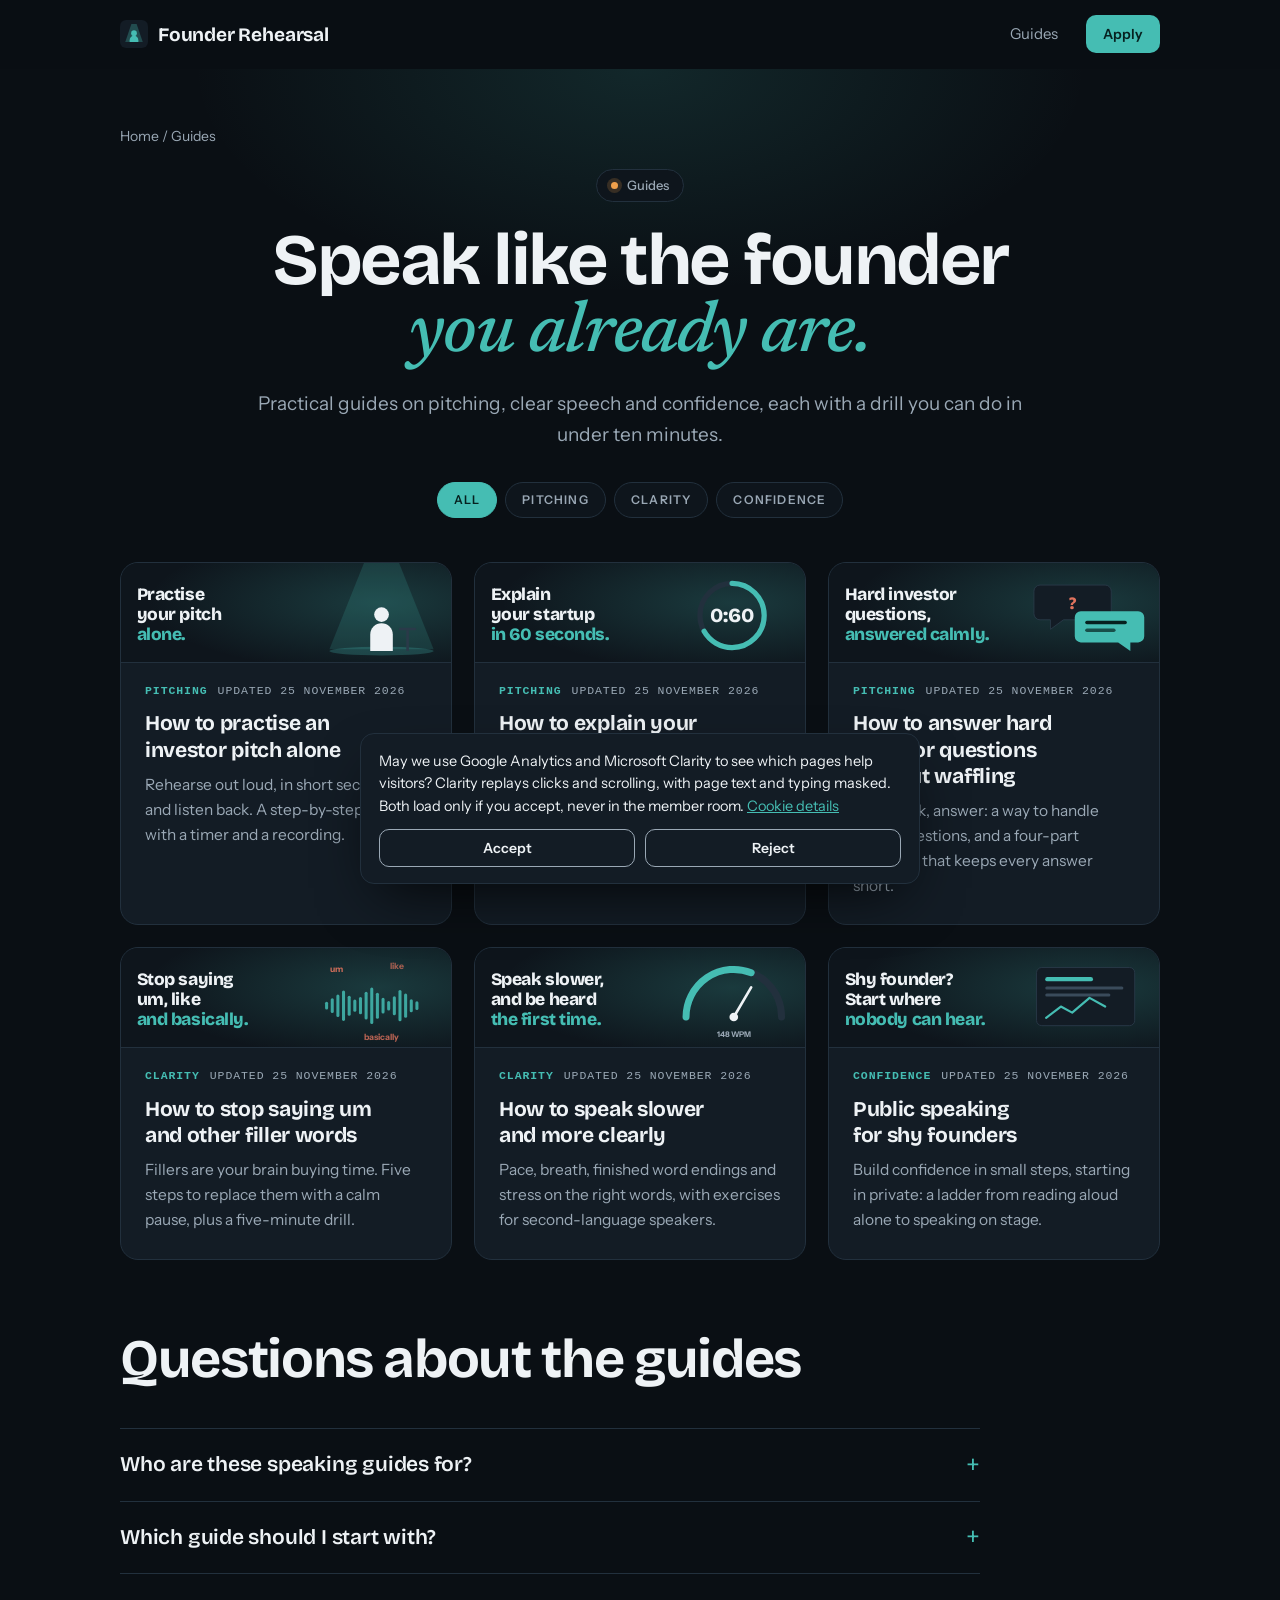
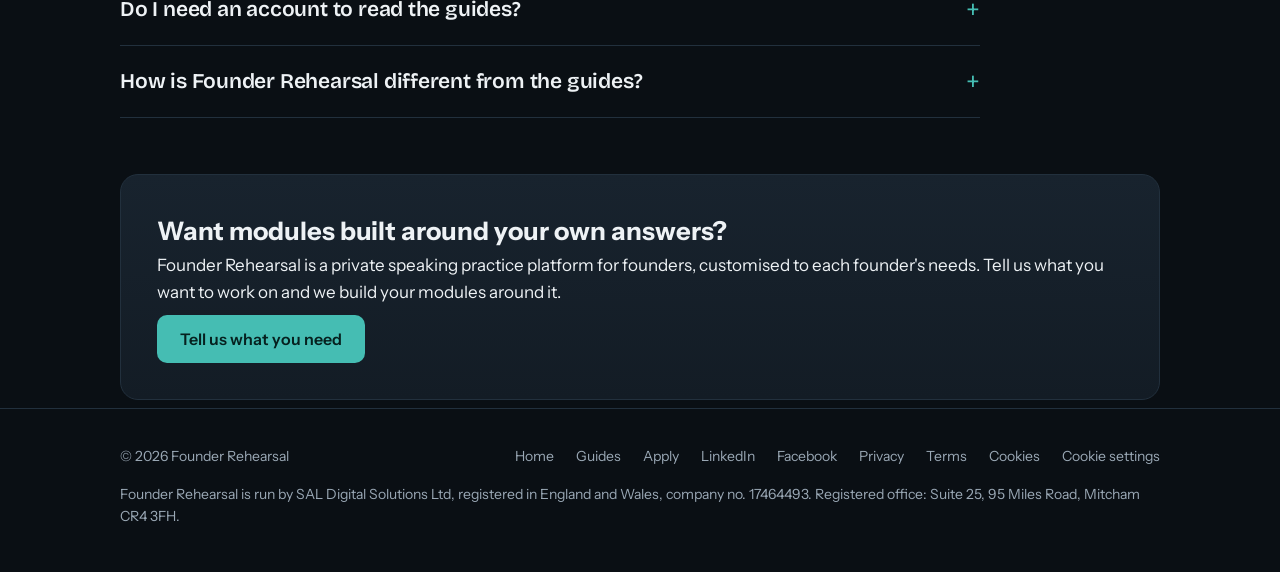
<file: founders/guides/index.html>
<!doctype html>
<html lang="en-GB">
<head>
<meta charset="utf-8">
<meta name="viewport" content="width=device-width,initial-scale=1,viewport-fit=cover">
<title>Speaking guides for founders | Founder Rehearsal</title>
<meta name="description" content="Practical guides for founders on pitching, cutting filler words, shyness, clear speech and answering hard investor questions.">
<link rel="canonical" href="https://founderrehearsal.com/guides/">
<meta name="robots" content="index,follow,max-image-preview:large,max-snippet:-1">
<meta name="theme-color" content="#0A0F14">
<meta property="og:type" content="website">
<meta property="og:site_name" content="Founder Rehearsal">
<meta property="og:title" content="Speaking guides for founders | Founder Rehearsal">
<meta property="og:description" content="Practical guides for founders on pitching, cutting filler words, shyness, clear speech and answering hard investor questions.">
<meta property="og:url" content="https://founderrehearsal.com/guides/">
<meta property="og:image" content="https://founderrehearsal.com/assets/og.png">
<meta property="og:image:width" content="1200">
<meta property="og:image:height" content="630">
<meta property="og:locale" content="en_GB">
<meta name="twitter:card" content="summary_large_image">
<link rel="icon" href="../assets/favicon.svg" type="image/svg+xml">
<link rel="apple-touch-icon" href="../assets/apple-touch-icon.png">
<link rel="preload" href="../assets/fonts/bricolage.woff2" as="font" type="font/woff2" crossorigin>
<link rel="preload" href="../assets/fonts/instrument.woff2" as="font" type="font/woff2" crossorigin>
<link rel="stylesheet" href="../styles.css">
<script>document.documentElement.classList.add('js')</script>
<script type="application/ld+json">{"@context":"https://schema.org","@graph":[{"@type":"Organization","@id":"https://founderrehearsal.com/#org","name":"Founder Rehearsal","url":"https://founderrehearsal.com/","description":"Founder Rehearsal is a private speaking practice platform for founders, customised to each founder's needs."},{"@type":"CollectionPage","@id":"https://founderrehearsal.com/guides/#page","name":"Speaking guides for founders","url":"https://founderrehearsal.com/guides/","description":"Practical guides for founders on pitching, filler words, shyness, clear speech and answering hard questions.","isPartOf":{"@id":"https://founderrehearsal.com/#org"}},{"@type":"ItemList","itemListElement":[{"@type":"ListItem","position":1,"name":"How to stop saying um","url":"https://founderrehearsal.com/guides/stop-saying-um/"},{"@type":"ListItem","position":2,"name":"Pitch practice for founders","url":"https://founderrehearsal.com/guides/pitch-practice-for-founders/"},{"@type":"ListItem","position":3,"name":"Public speaking for shy founders","url":"https://founderrehearsal.com/guides/public-speaking-for-shy-founders/"},{"@type":"ListItem","position":4,"name":"Explain your startup in 60 seconds","url":"https://founderrehearsal.com/guides/explain-your-startup-in-60-seconds/"},{"@type":"ListItem","position":5,"name":"Speak slower and more clearly","url":"https://founderrehearsal.com/guides/speak-slower-and-clearer/"},{"@type":"ListItem","position":6,"name":"Answer hard investor questions","url":"https://founderrehearsal.com/guides/answer-investor-questions/"}]}]}</script>
<script type="application/ld+json">{"@context":"https://schema.org","@type":"FAQPage","mainEntity":[{"@type":"Question","name":"Who are these speaking guides for?","acceptedAnswer":{"@type":"Answer","text":"They are for founders and business owners who want to pitch, present and answer questions more clearly, including shy founders and people speaking English as a second language."}},{"@type":"Question","name":"Which guide should I start with?","acceptedAnswer":{"@type":"Answer","text":"If you have a pitch coming up, start with practising an investor pitch alone. If you avoid speaking, start with the guide for shy founders. If people ask you to repeat yourself, start with speaking slower and more clearly."}},{"@type":"Question","name":"Do I need an account to read the guides?","acceptedAnswer":{"@type":"Answer","text":"No. You can read every guide without creating an account."}},{"@type":"Question","name":"How is Founder Rehearsal different from the guides?","acceptedAnswer":{"@type":"Answer","text":"Founder Rehearsal is a private speaking practice platform for founders, customised to each founder's needs. The guides give general methods; modules are built around your own goal, subject and material."}}]}</script>
</head>
<body>
<a class="skip" href="#main">Skip to content</a>
<header class="nav" id="nav"><div class="wrap">
    <a class="brand" href="../" aria-label="Founder Rehearsal home"><svg viewBox="0 0 64 64" aria-hidden="true"><rect width="64" height="64" rx="14" fill="#131C25"/><polygon points="26,9 38,9 52,50 12,50" fill="#45BDB3" opacity=".3"/><circle cx="32" cy="30" r="6.5" fill="#45BDB3"/><path d="M22 50V46a10 10 0 0 1 20 0v4z" fill="#45BDB3"/></svg>Founder Rehearsal</a>
    <nav aria-label="Main"><ul class="nav-links"><li><a href="../guides/">Guides</a></li><li class="keep"><a class="btn btn-primary btn-sm" href="../#apply">Apply</a></li></ul></nav>
  </div></header>
<main id="main" class="blog">
<section class="blog-hero">
  <div class="wrap">
    <nav class="crumbs" aria-label="Breadcrumb"><a href="../">Home</a> / <span aria-current="page">Guides</span></nav>
    <span class="pill"><i></i>Guides</span>
    <h1>Speak like the founder <em>you already are.</em></h1>
    <p class="lede">Practical guides on pitching, clear speech and confidence, each with a drill you can do in under ten minutes.</p>
    <div class="chips" role="group" aria-label="Filter guides by topic">
      <button type="button" aria-pressed="true" data-filter="All">All</button>
      <button type="button" aria-pressed="false" data-filter="Pitching">Pitching</button>
      <button type="button" aria-pressed="false" data-filter="Clarity">Clarity</button>
      <button type="button" aria-pressed="false" data-filter="Confidence">Confidence</button>
    </div>
  </div>
</section>
<section class="wrap blog-list">
<div class="post-grid" id="posts">
<a class="post-card" href="pitch-practice-for-founders/" data-cat="Pitching">
  <div class="post-cover"><svg class="cover" viewBox="0 0 760 230" role="img" aria-label="Practise your pitch alone." preserveAspectRatio="xMidYMid slice"><defs><radialGradient id="g-pitch-practice-for-founders" cx="78%" cy="40%" r="70%"><stop offset="0" stop-color="#45BDB3" stop-opacity=".22"/><stop offset="1" stop-color="#45BDB3" stop-opacity="0"/></radialGradient></defs><rect width="760" height="230" fill="#0E151C"/><rect width="760" height="230" fill="url(#g-pitch-practice-for-founders)"/><polygon points="560,0 640,0 720,200 480,200" fill="#45BDB3" opacity=".16"/><ellipse cx="600" cy="204" rx="120" ry="10" fill="#45BDB3" opacity=".25"/><circle cx="600" cy="120" r="17" fill="#EEF2F5"/><path d="M574 204v-38a26 26 0 0 1 52 0v38z" fill="#EEF2F5"/><rect x="640" y="150" width="40" height="6" rx="3" fill="#2A3A49"/><rect x="657" y="156" width="6" height="48" fill="#2A3A49"/><g font-family="Bricolage Grotesque,Segoe UI,sans-serif" font-weight="800" font-size="40" letter-spacing="-1"><text x="36" y="86" fill="#EEF2F5">Practise</text><text x="36" y="132" fill="#EEF2F5">your pitch</text><text x="36" y="178" fill="#45BDB3">alone.</text></g></svg></div>
  <div class="post-body">
    <p class="post-meta"><span class="post-cat">Pitching</span><time datetime="2026-11-25">Updated 25 November 2026</time></p>
    <h2>How to practise an investor pitch alone</h2>
    <p>Rehearse out loud, in short sections, and listen back. A step-by-step method with a timer and a recording.</p>
  </div>
</a>
<a class="post-card" href="explain-your-startup-in-60-seconds/" data-cat="Pitching">
  <div class="post-cover"><svg class="cover" viewBox="0 0 760 230" role="img" aria-label="Explain your startup in 60 seconds." preserveAspectRatio="xMidYMid slice"><defs><radialGradient id="g-explain-your-startup-in-60-seconds" cx="78%" cy="40%" r="70%"><stop offset="0" stop-color="#45BDB3" stop-opacity=".22"/><stop offset="1" stop-color="#45BDB3" stop-opacity="0"/></radialGradient></defs><rect width="760" height="230" fill="#0E151C"/><rect width="760" height="230" fill="url(#g-explain-your-startup-in-60-seconds)"/><circle cx="592" cy="122" r="74" fill="none" stroke="#22303D" stroke-width="12"/><circle cx="592" cy="122" r="74" fill="none" stroke="#45BDB3" stroke-width="12" stroke-linecap="round" stroke-dasharray="465" stroke-dashoffset="155" transform="rotate(-90 592 122)"/><text x="592" y="138" text-anchor="middle" font-family="Bricolage Grotesque,Segoe UI,sans-serif" font-weight="800" font-size="46" fill="#EEF2F5">0:60</text><g font-family="Bricolage Grotesque,Segoe UI,sans-serif" font-weight="800" font-size="40" letter-spacing="-1"><text x="36" y="86" fill="#EEF2F5">Explain</text><text x="36" y="132" fill="#EEF2F5">your startup</text><text x="36" y="178" fill="#45BDB3">in 60 seconds.</text></g></svg></div>
  <div class="post-body">
    <p class="post-meta"><span class="post-cat">Pitching</span><time datetime="2026-11-25">Updated 25 November 2026</time></p>
    <h2>How to explain your startup in 60 seconds</h2>
    <p>A simple structure: who it is for, the problem, what you do, proof and the ask. With a fill-in template.</p>
  </div>
</a>
<a class="post-card" href="answer-investor-questions/" data-cat="Pitching">
  <div class="post-cover"><svg class="cover" viewBox="0 0 760 230" role="img" aria-label="Hard investor questions, answered calmly." preserveAspectRatio="xMidYMid slice"><defs><radialGradient id="g-answer-investor-questions" cx="78%" cy="40%" r="70%"><stop offset="0" stop-color="#45BDB3" stop-opacity=".22"/><stop offset="1" stop-color="#45BDB3" stop-opacity="0"/></radialGradient></defs><rect width="760" height="230" fill="#0E151C"/><rect width="760" height="230" fill="url(#g-answer-investor-questions)"/><path d="M486 52h150a14 14 0 0 1 14 14v52a14 14 0 0 1-14 14h-96l-30 22v-22h-24a14 14 0 0 1-14-14V66a14 14 0 0 1 14-14z" fill="#131C25" stroke="#2A3A49" stroke-width="2"/><text x="561" y="106" text-anchor="middle" font-family="Bricolage Grotesque,Segoe UI,sans-serif" font-weight="800" font-size="40" fill="#E0735E">?</text><path d="M712 112H580a14 14 0 0 0-14 14v44a14 14 0 0 0 14 14h86l28 20v-20h18a14 14 0 0 0 14-14v-44a14 14 0 0 0-14-14z" fill="#45BDB3"/><rect x="590" y="134" width="96" height="8" rx="4" fill="#06211F"/><rect x="590" y="152" width="70" height="8" rx="4" fill="#06211F" opacity=".7"/><g font-family="Bricolage Grotesque,Segoe UI,sans-serif" font-weight="800" font-size="40" letter-spacing="-1"><text x="36" y="86" fill="#EEF2F5">Hard investor</text><text x="36" y="132" fill="#EEF2F5">questions,</text><text x="36" y="178" fill="#45BDB3">answered calmly.</text></g></svg></div>
  <div class="post-body">
    <p class="post-meta"><span class="post-cat">Pitching</span><time datetime="2026-11-25">Updated 25 November 2026</time></p>
    <h2>How to answer hard investor questions without waffling</h2>
    <p>Agree, ask, answer: a way to handle tough questions, and a four-part structure that keeps every answer short.</p>
  </div>
</a>
<a class="post-card" href="stop-saying-um/" data-cat="Clarity">
  <div class="post-cover"><svg class="cover" viewBox="0 0 760 230" role="img" aria-label="Stop saying um, like and basically." preserveAspectRatio="xMidYMid slice"><defs><radialGradient id="g-stop-saying-um" cx="78%" cy="40%" r="70%"><stop offset="0" stop-color="#45BDB3" stop-opacity=".22"/><stop offset="1" stop-color="#45BDB3" stop-opacity="0"/></radialGradient></defs><rect width="760" height="230" fill="#0E151C"/><rect width="760" height="230" fill="url(#g-stop-saying-um)"/><g transform="translate(470 74)" fill="#45BDB3"><rect x="0" y="51" width="7" height="18" rx="3.5" opacity=".85"/><rect x="13" y="43" width="7" height="34" rx="3.5" opacity=".85"/><rect x="26" y="34" width="7" height="52" rx="3.5" opacity=".85"/><rect x="39" y="25" width="7" height="70" rx="3.5" opacity=".85"/><rect x="52" y="37" width="7" height="46" rx="3.5" opacity=".85"/><rect x="65" y="46" width="7" height="28" rx="3.5" opacity=".85"/><rect x="78" y="40" width="7" height="40" rx="3.5" opacity=".85"/><rect x="91" y="28" width="7" height="64" rx="3.5" opacity=".85"/><rect x="104" y="18" width="7" height="84" rx="3.5" opacity=".85"/><rect x="117" y="30" width="7" height="60" rx="3.5" opacity=".85"/><rect x="130" y="42" width="7" height="36" rx="3.5" opacity=".85"/><rect x="143" y="49" width="7" height="22" rx="3.5" opacity=".85"/><rect x="156" y="38" width="7" height="44" rx="3.5" opacity=".85"/><rect x="169" y="24" width="7" height="72" rx="3.5" opacity=".85"/><rect x="182" y="32" width="7" height="56" rx="3.5" opacity=".85"/><rect x="195" y="45" width="7" height="30" rx="3.5" opacity=".85"/><rect x="208" y="50" width="7" height="20" rx="3.5" opacity=".85"/></g><g font-family="Instrument Sans,Segoe UI,sans-serif" font-weight="700" font-size="20" fill="#E0735E"><text x="482" y="56" opacity=".9">um</text><text x="620" y="50" opacity=".7">like</text><text x="560" y="214" opacity=".8">basically</text></g><g font-family="Bricolage Grotesque,Segoe UI,sans-serif" font-weight="800" font-size="40" letter-spacing="-1"><text x="36" y="86" fill="#EEF2F5">Stop saying</text><text x="36" y="132" fill="#EEF2F5">um, like</text><text x="36" y="178" fill="#45BDB3">and basically.</text></g></svg></div>
  <div class="post-body">
    <p class="post-meta"><span class="post-cat">Clarity</span><time datetime="2026-11-25">Updated 25 November 2026</time></p>
    <h2>How to stop saying um and other filler words</h2>
    <p>Fillers are your brain buying time. Five steps to replace them with a calm pause, plus a five-minute drill.</p>
  </div>
</a>
<a class="post-card" href="speak-slower-and-clearer/" data-cat="Clarity">
  <div class="post-cover"><svg class="cover" viewBox="0 0 760 230" role="img" aria-label="Speak slower, and be heard the first time." preserveAspectRatio="xMidYMid slice"><defs><radialGradient id="g-speak-slower-and-clearer" cx="78%" cy="40%" r="70%"><stop offset="0" stop-color="#45BDB3" stop-opacity=".22"/><stop offset="1" stop-color="#45BDB3" stop-opacity="0"/></radialGradient></defs><rect width="760" height="230" fill="#0E151C"/><rect width="760" height="230" fill="url(#g-speak-slower-and-clearer)"/><path d="M486 160a110 110 0 0 1 220 0" fill="none" stroke="#22303D" stroke-width="16" stroke-linecap="round"/><path d="M486 160a110 110 0 0 1 150-102" fill="none" stroke="#45BDB3" stroke-width="16" stroke-linecap="round"/><line x1="596" y1="160" x2="636" y2="92" stroke="#EEF2F5" stroke-width="6" stroke-linecap="round"/><circle cx="596" cy="160" r="10" fill="#EEF2F5"/><text x="596" y="206" text-anchor="middle" font-family="Instrument Sans,Segoe UI,sans-serif" font-weight="700" font-size="18" fill="#9AA8B5">148 WPM</text><g font-family="Bricolage Grotesque,Segoe UI,sans-serif" font-weight="800" font-size="40" letter-spacing="-1"><text x="36" y="86" fill="#EEF2F5">Speak slower,</text><text x="36" y="132" fill="#EEF2F5">and be heard</text><text x="36" y="178" fill="#45BDB3">the first time.</text></g></svg></div>
  <div class="post-body">
    <p class="post-meta"><span class="post-cat">Clarity</span><time datetime="2026-11-25">Updated 25 November 2026</time></p>
    <h2>How to speak slower and more clearly</h2>
    <p>Pace, breath, finished word endings and stress on the right words, with exercises for second-language speakers.</p>
  </div>
</a>
<a class="post-card" href="public-speaking-for-shy-founders/" data-cat="Confidence">
  <div class="post-cover"><svg class="cover" viewBox="0 0 760 230" role="img" aria-label="Shy founder? Start where nobody can hear." preserveAspectRatio="xMidYMid slice"><defs><radialGradient id="g-public-speaking-for-shy-founders" cx="78%" cy="40%" r="70%"><stop offset="0" stop-color="#45BDB3" stop-opacity=".22"/><stop offset="1" stop-color="#45BDB3" stop-opacity="0"/></radialGradient></defs><rect width="760" height="230" fill="#0E151C"/><rect width="760" height="230" fill="url(#g-public-speaking-for-shy-founders)"/><rect x="478" y="46" width="226" height="134" rx="12" fill="#131C25" stroke="#2A3A49" stroke-width="2"/><rect x="498" y="68" width="110" height="10" rx="5" fill="#45BDB3"/><rect x="498" y="90" width="180" height="7" rx="3.5" fill="#3A4B5B"/><rect x="498" y="106" width="150" height="7" rx="3.5" fill="#3A4B5B"/><path d="M500 162l34-26 26 14 40-34 36 20" fill="none" stroke="#45BDB3" stroke-width="5" stroke-linecap="round" stroke-linejoin="round"/><g font-family="Bricolage Grotesque,Segoe UI,sans-serif" font-weight="800" font-size="40" letter-spacing="-1"><text x="36" y="86" fill="#EEF2F5">Shy founder?</text><text x="36" y="132" fill="#EEF2F5">Start where</text><text x="36" y="178" fill="#45BDB3">nobody can hear.</text></g></svg></div>
  <div class="post-body">
    <p class="post-meta"><span class="post-cat">Confidence</span><time datetime="2026-11-25">Updated 25 November 2026</time></p>
    <h2>Public speaking for shy founders</h2>
    <p>Build confidence in small steps, starting in private: a ladder from reading aloud alone to speaking on stage.</p>
  </div>
</a>
</div>
<section class="blog-faq" id="guides-faq"><h2 class="h2">Questions about the guides</h2><div class="faq">
<details><summary>Who are these speaking guides for?</summary><p>They are for founders and business owners who want to pitch, present and answer questions more clearly, including shy founders and people speaking English as a second language.</p></details>
<details><summary>Which guide should I start with?</summary><p>If you have a pitch coming up, start with practising an investor pitch alone. If you avoid speaking, start with the guide for shy founders. If people ask you to repeat yourself, start with speaking slower and more clearly.</p></details>
<details><summary>Do I need an account to read the guides?</summary><p>No. You can read every guide without creating an account.</p></details>
<details><summary>How is Founder Rehearsal different from the guides?</summary><p>Founder Rehearsal is a private speaking practice platform for founders, customised to each founder's needs. The guides give general methods; modules are built around your own goal, subject and material.</p></details>
</div></section>
<aside class="cta-card blog-cta"><h2>Want modules built around your own answers?</h2><p>Founder Rehearsal is a private speaking practice platform for founders, customised to each founder's needs. Tell us what you want to work on and we build your modules around it.</p><a class="btn btn-primary" href="../#apply">Tell us what you need</a></aside>
</section>
</main>
<footer><div class="wrap"><span>© <span id="yr">2026</span> Founder Rehearsal</span><nav aria-label="Footer"><a href="../">Home</a><a href="../guides/">Guides</a><a href="../#apply">Apply</a><a href="https://www.linkedin.com/company/founderrehearsal/" rel="noopener">LinkedIn</a><a href="https://www.facebook.com/profile.php?id=61596932642948" rel="noopener">Facebook</a><a href="../privacy/">Privacy</a><a href="../terms/">Terms</a><a href="../cookies/">Cookies</a></nav><p style="flex-basis:100%;margin:0">Founder Rehearsal is run by SAL Digital Solutions Ltd, registered in England and Wales, company no. 17464493. Registered office: Suite 25, 95 Miles Road, Mitcham CR4 3FH.</p></div></footer>
<script>
var n=document.getElementById('nav');addEventListener('scroll',function(){n.classList.toggle('scrolled',scrollY>8)},{passive:true});document.getElementById('yr').textContent=new Date().getFullYear();
(function(){var b=document.querySelectorAll('.chips button'),c=document.querySelectorAll('.post-card');
b.forEach(function(x){x.addEventListener('click',function(){var f=x.dataset.filter;
b.forEach(function(y){y.setAttribute('aria-pressed',String(y===x));});
c.forEach(function(k){k.hidden=!(f==='All'||k.dataset.cat===f);});});});})();
</script>
<script src="../analytics.js?v=04e1a057"></script>
</body></html>
</file>
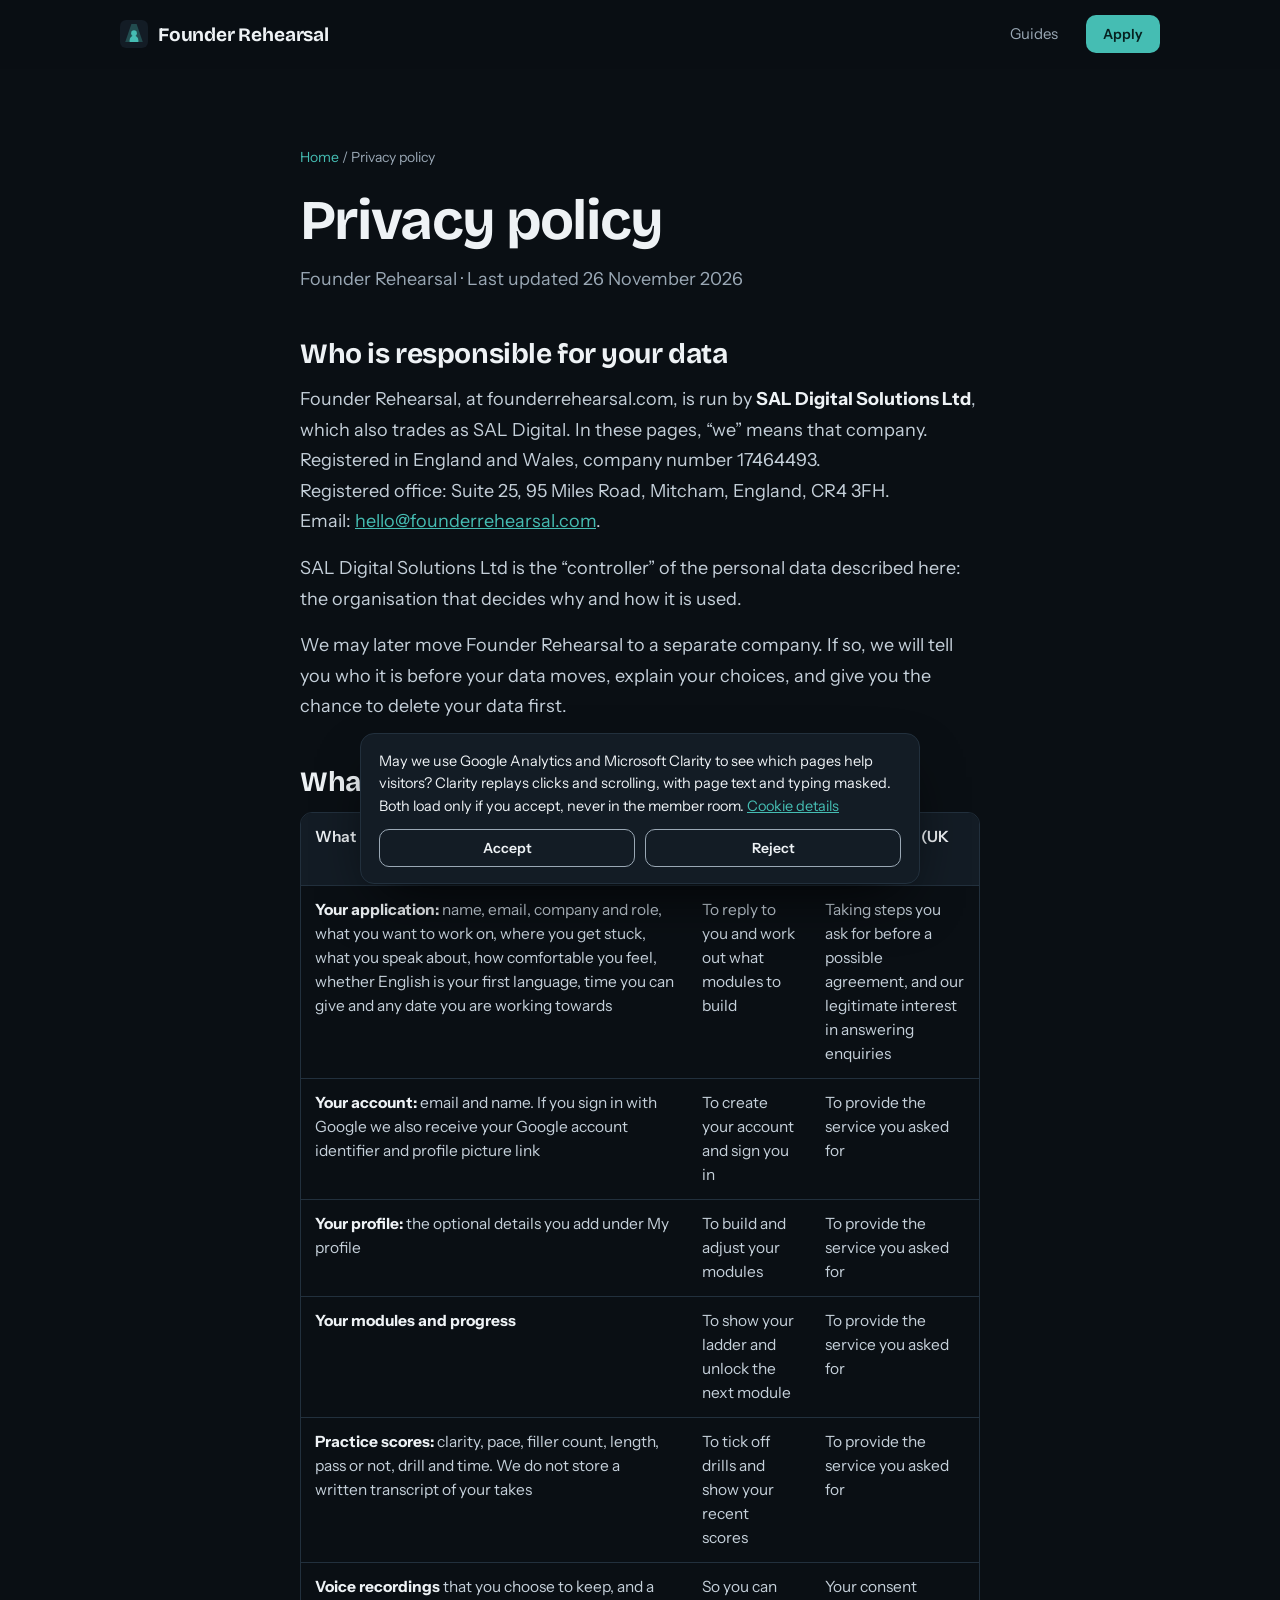
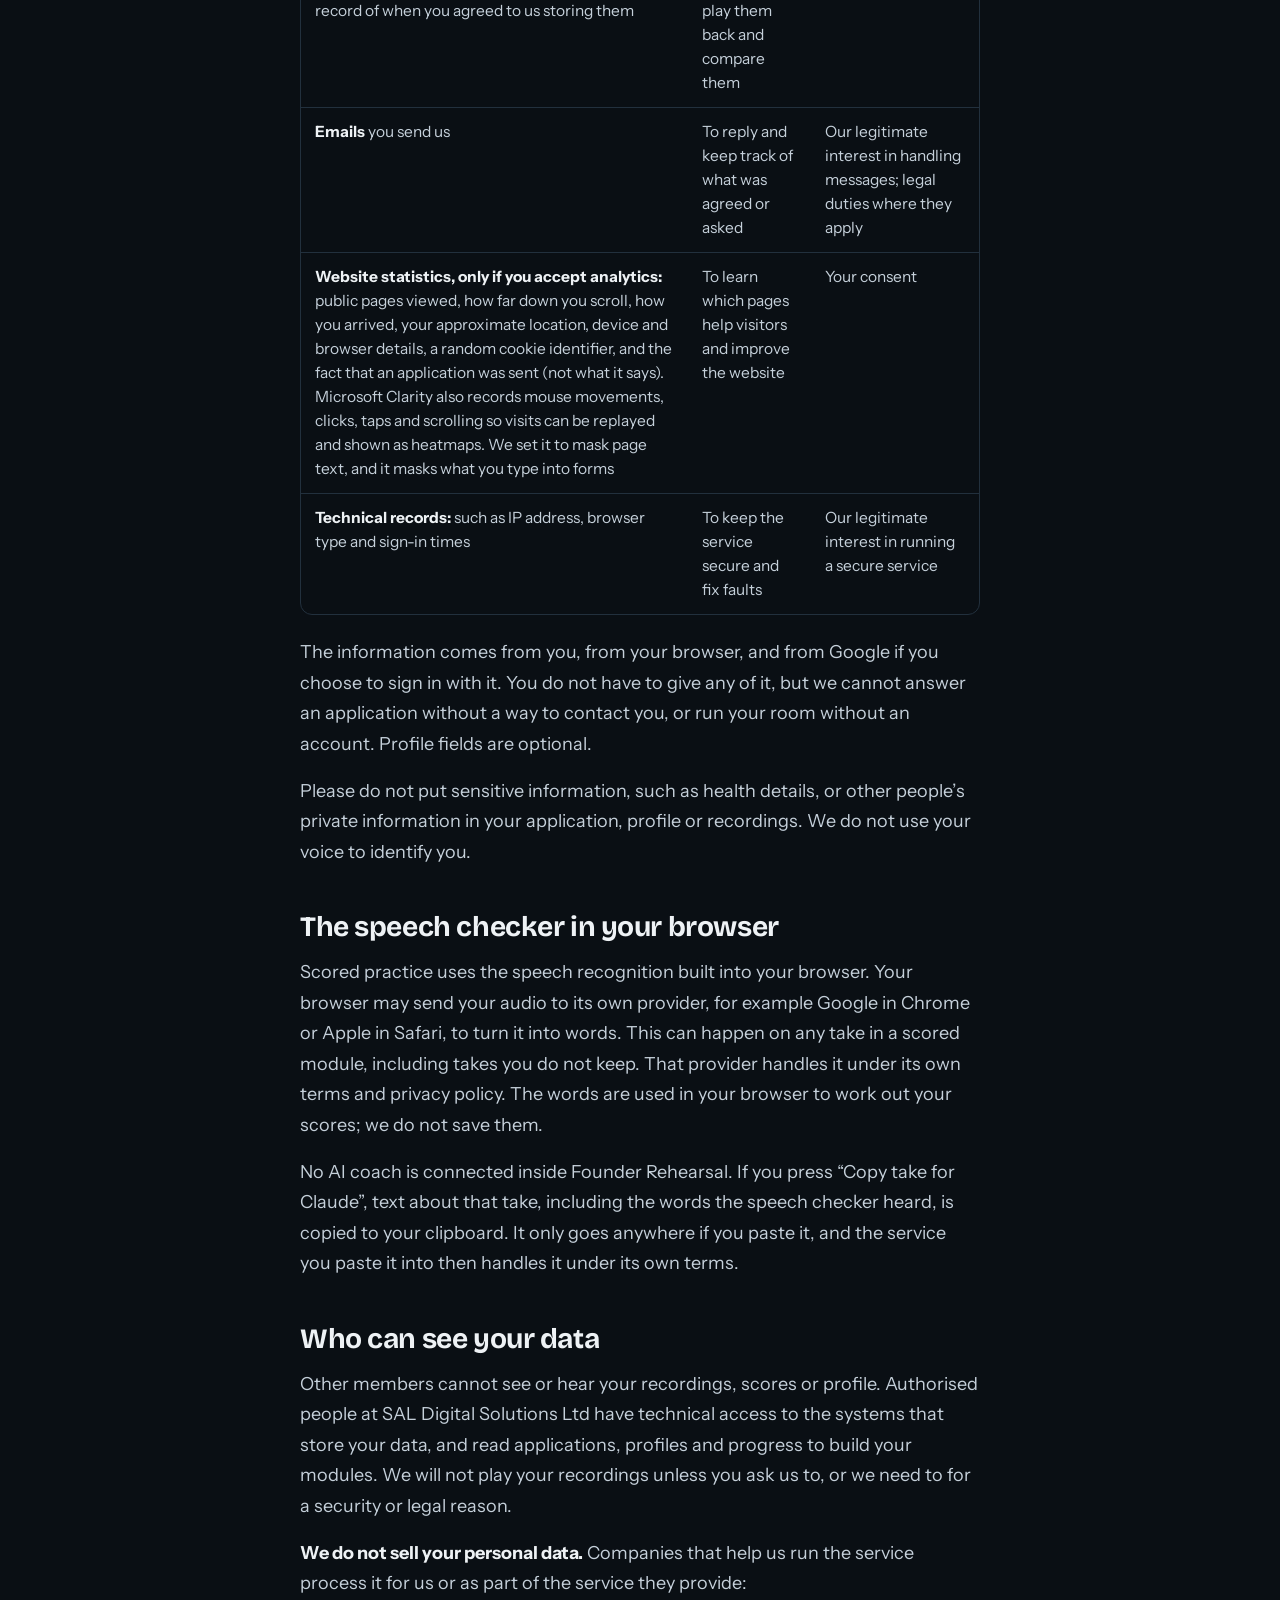
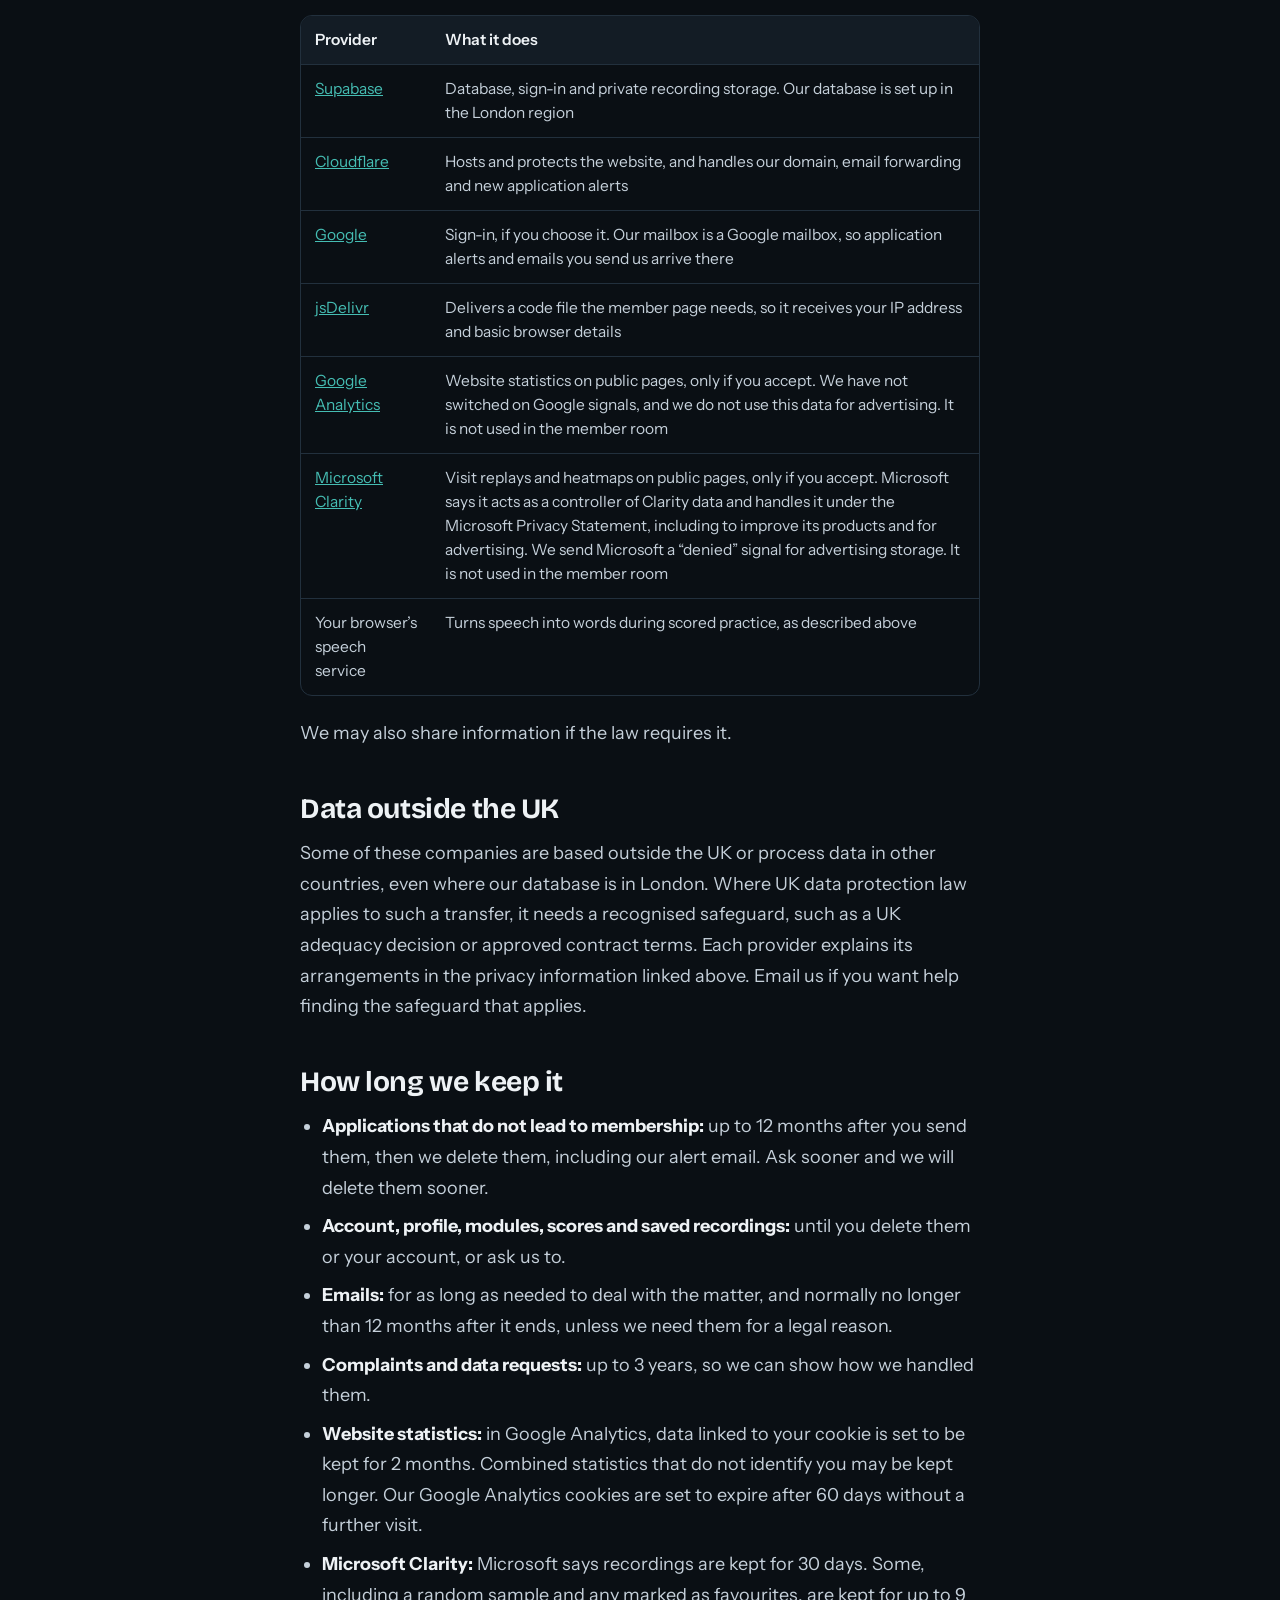
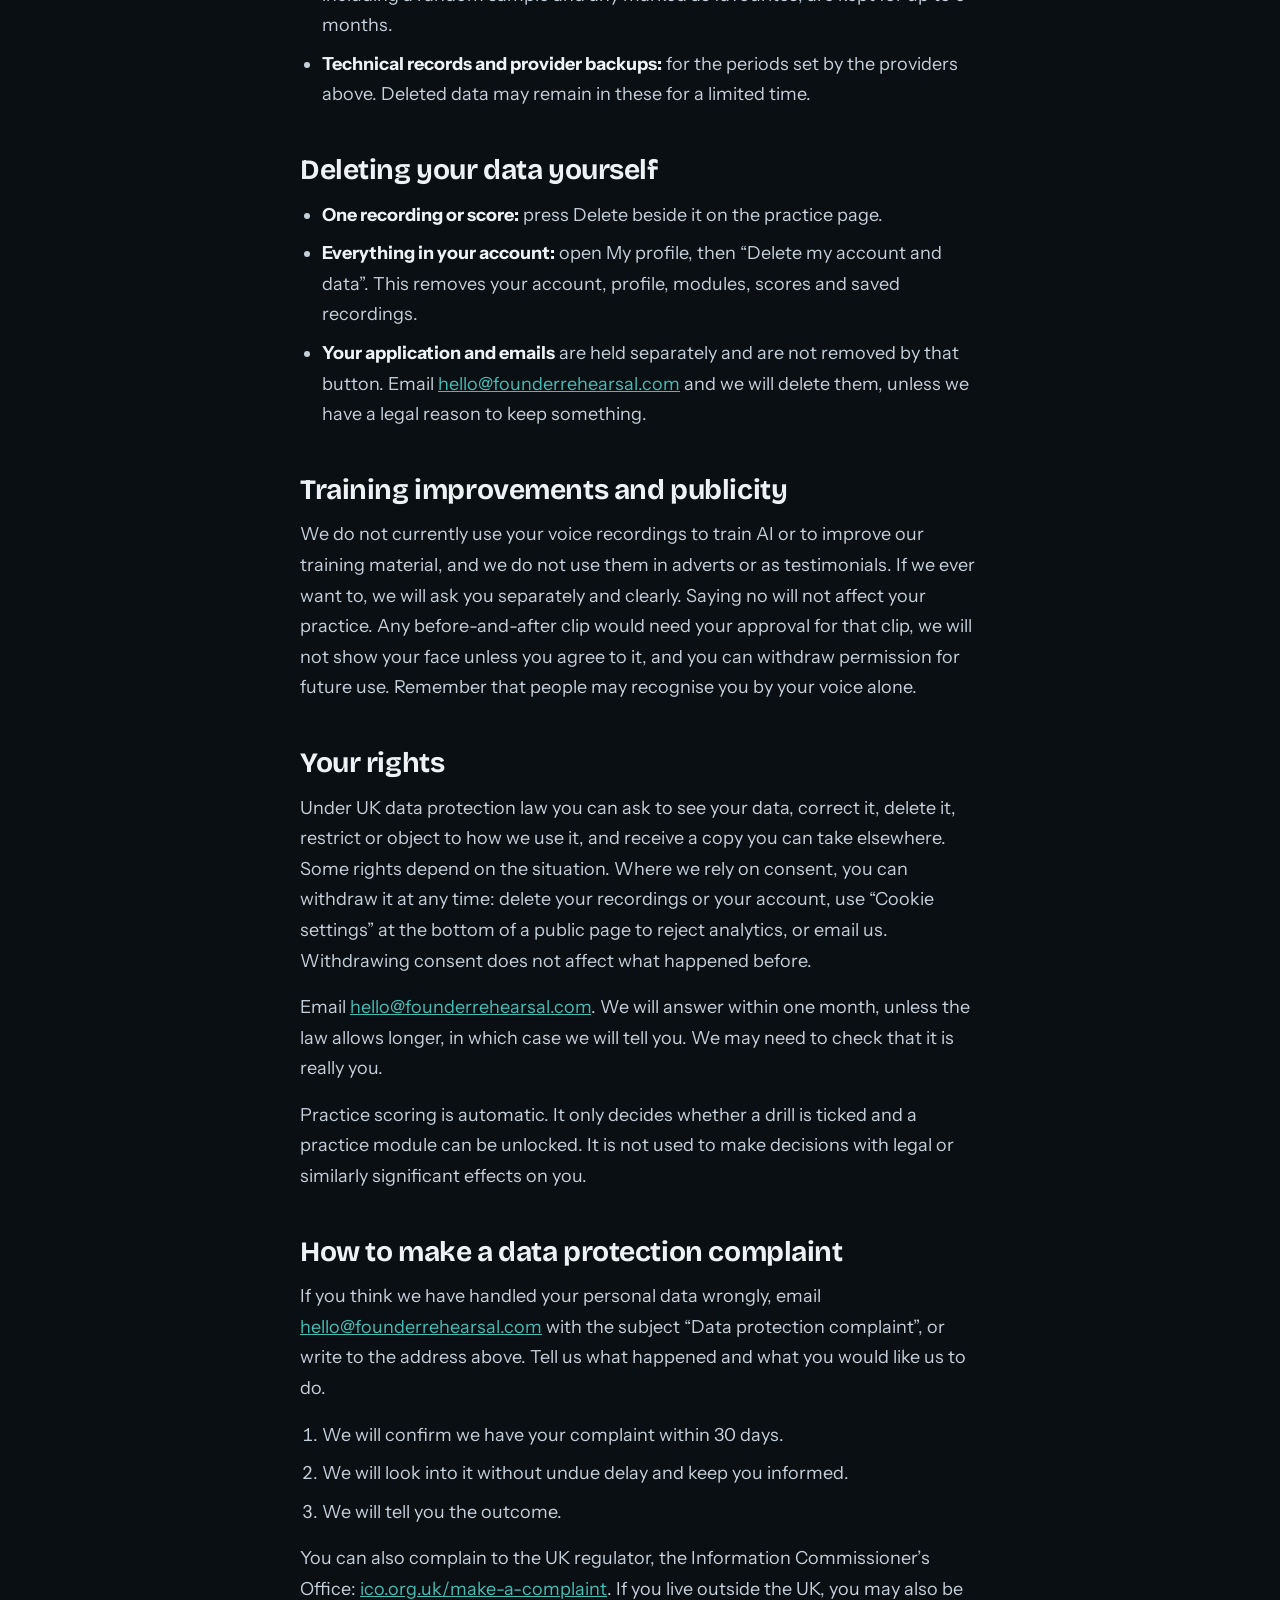
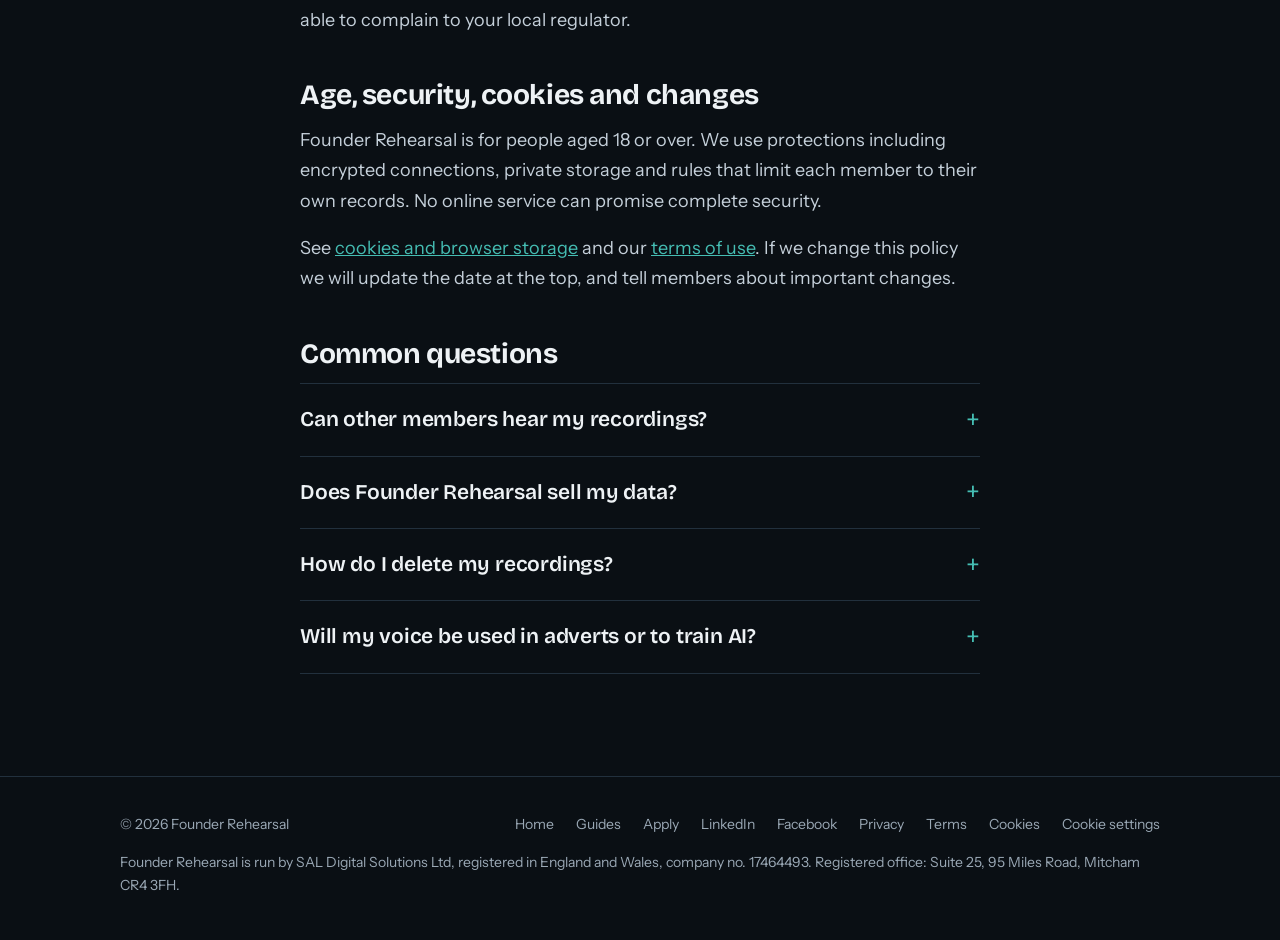
<file: founders/privacy/index.html>
<!doctype html>
<html lang="en-GB">
<head>
<meta charset="utf-8">
<meta name="viewport" content="width=device-width,initial-scale=1,viewport-fit=cover">
<title>Privacy Policy | Founder Rehearsal</title>
<meta name="description" content="What Founder Rehearsal collects, why, who processes it, how long it is kept, and how to delete your recordings, make a request or complain.">
<link rel="canonical" href="https://founderrehearsal.com/privacy/">
<meta name="robots" content="index,follow">
<meta name="theme-color" content="#0A0F14">
<meta property="og:type" content="website">
<meta property="og:site_name" content="Founder Rehearsal">
<meta property="og:title" content="Privacy Policy | Founder Rehearsal">
<meta property="og:description" content="What Founder Rehearsal collects, why, who processes it, how long it is kept, and how to delete your recordings, make a request or complain.">
<meta property="og:url" content="https://founderrehearsal.com/privacy/">
<meta property="og:image" content="https://founderrehearsal.com/assets/og.png">
<link rel="icon" href="../assets/favicon.svg" type="image/svg+xml">
<link rel="apple-touch-icon" href="../assets/apple-touch-icon.png">
<link rel="preload" href="../assets/fonts/bricolage.woff2" as="font" type="font/woff2" crossorigin>
<link rel="preload" href="../assets/fonts/instrument.woff2" as="font" type="font/woff2" crossorigin>
<link rel="stylesheet" href="../styles.css">
<style>@media (max-width:620px){.article .table-wrap table{min-width:0;display:block}.article .table-wrap thead{display:none}.article .table-wrap tbody,.article .table-wrap tr,.article .table-wrap td{display:block}.article .table-wrap tr{padding:10px 0;border-bottom:1px solid var(--line)}.article .table-wrap tbody tr:last-child{border-bottom:0}.article .table-wrap td{border:0;padding:4px 14px}#collect+.table-wrap td:nth-child(2)::before{content:"Why: ";font-weight:600}#collect+.table-wrap td:nth-child(3)::before{content:"Legal reason: ";font-weight:600}}</style>
<script>document.documentElement.classList.add('js')</script>
<script type="application/ld+json">{"@context":"https://schema.org","@graph":[{"@type":"Organization","@id":"https://founderrehearsal.com/#org","name":"Founder Rehearsal","url":"https://founderrehearsal.com/","description":"Founder Rehearsal is a private speaking practice platform for founders, customised to each founder's needs.","email":"hello@founderrehearsal.com"},{"@type":"WebPage","@id":"https://founderrehearsal.com/privacy/","url":"https://founderrehearsal.com/privacy/","name":"Privacy policy","description":"What Founder Rehearsal collects, why, who processes it, how long it is kept, and how to delete your recordings, make a request or complain.","dateModified":"2026-11-26","inLanguage":"en-GB","publisher":{"@id":"https://founderrehearsal.com/#org"}},{"@type":"FAQPage","mainEntity":[{"@type":"Question","name":"Can other members hear my recordings?","acceptedAnswer":{"@type":"Answer","text":"No. Other members cannot see or hear your recordings, scores or profile. Authorised people at SAL Digital Solutions Ltd have technical access to the storage, and will not play your recordings unless you ask or there is a security or legal reason."}},{"@type":"Question","name":"Does Founder Rehearsal sell my data?","acceptedAnswer":{"@type":"Answer","text":"No. We do not sell personal data. Companies that help run the service, such as our hosting, database and sign-in providers, process it."}},{"@type":"Question","name":"How do I delete my recordings?","acceptedAnswer":{"@type":"Answer","text":"Press Delete beside a recording, or open My profile and delete your account and data. To delete an application or emails, email hello@founderrehearsal.com."}},{"@type":"Question","name":"Will my voice be used in adverts or to train AI?","acceptedAnswer":{"@type":"Answer","text":"Not currently. If we ever want to use a recording that way, we will ask you separately, and saying no will not affect your practice."}}]},{"@type":"BreadcrumbList","itemListElement":[{"@type":"ListItem","position":1,"name":"Founder Rehearsal","item":"https://founderrehearsal.com/"},{"@type":"ListItem","position":2,"name":"Privacy policy","item":"https://founderrehearsal.com/privacy/"}]}]}</script>
</head>
<body>
<a class="skip" href="#main">Skip to content</a>
<header class="nav" id="nav"><div class="wrap">
    <a class="brand" href="../" aria-label="Founder Rehearsal home"><svg viewBox="0 0 64 64" aria-hidden="true"><rect width="64" height="64" rx="14" fill="#131C25"/><polygon points="26,9 38,9 52,50 12,50" fill="#45BDB3" opacity=".3"/><circle cx="32" cy="30" r="6.5" fill="#45BDB3"/><path d="M22 50V46a10 10 0 0 1 20 0v4z" fill="#45BDB3"/></svg>Founder Rehearsal</a>
    <nav aria-label="Main"><ul class="nav-links"><li><a href="../guides/">Guides</a></li><li class="keep"><a class="btn btn-primary btn-sm" href="../#apply">Apply</a></li></ul></nav>
  </div></header>
<main id="main">
<article class="article wrap">
  <nav class="crumbs" aria-label="Breadcrumb"><a href="../">Home</a> / <span aria-current="page">Privacy policy</span></nav>
  <h1>Privacy policy</h1>
  <p class="byline">Founder Rehearsal &middot; Last updated <time datetime="2026-11-26">26 November 2026</time></p>
<h2 id="who">Who is responsible for your data</h2>
<p>Founder Rehearsal, at founderrehearsal.com, is run by <strong>SAL Digital Solutions Ltd</strong>, which also trades as SAL Digital. In these pages, &ldquo;we&rdquo; means that company.<br>Registered in England and Wales, company number 17464493.<br>Registered office: Suite 25, 95 Miles Road, Mitcham, England, CR4 3FH.<br>Email: <a href="mailto:hello@founderrehearsal.com">hello@founderrehearsal.com</a>.</p>
<p>SAL Digital Solutions Ltd is the &ldquo;controller&rdquo; of the personal data described here: the organisation that decides why and how it is used.</p>
<p>We may later move Founder Rehearsal to a separate company. If so, we will tell you who it is before your data moves, explain your choices, and give you the chance to delete your data first.</p>

<h2 id="collect">What we collect, why, and our legal reason</h2>
<div class="table-wrap"><table>
<thead><tr><th>What</th><th>Why we use it</th><th>Legal reason (UK GDPR)</th></tr></thead>
<tbody>
<tr><td><strong>Your application:</strong> name, email, company and role, what you want to work on, where you get stuck, what you speak about, how comfortable you feel, whether English is your first language, time you can give and any date you are working towards</td><td>To reply to you and work out what modules to build</td><td>Taking steps you ask for before a possible agreement, and our legitimate interest in answering enquiries</td></tr>
<tr><td><strong>Your account:</strong> email and name. If you sign in with Google we also receive your Google account identifier and profile picture link</td><td>To create your account and sign you in</td><td>To provide the service you asked for</td></tr>
<tr><td><strong>Your profile:</strong> the optional details you add under My profile</td><td>To build and adjust your modules</td><td>To provide the service you asked for</td></tr>
<tr><td><strong>Your modules and progress</strong></td><td>To show your ladder and unlock the next module</td><td>To provide the service you asked for</td></tr>
<tr><td><strong>Practice scores:</strong> clarity, pace, filler count, length, pass or not, drill and time. We do not store a written transcript of your takes</td><td>To tick off drills and show your recent scores</td><td>To provide the service you asked for</td></tr>
<tr><td><strong>Voice recordings</strong> that you choose to keep, and a record of when you agreed to us storing them</td><td>So you can play them back and compare them</td><td>Your consent</td></tr>
<tr><td><strong>Emails</strong> you send us</td><td>To reply and keep track of what was agreed or asked</td><td>Our legitimate interest in handling messages; legal duties where they apply</td></tr>
<tr><td><strong>Website statistics, only if you accept analytics:</strong> public pages viewed, how far down you scroll, how you arrived, your approximate location, device and browser details, a random cookie identifier, and the fact that an application was sent (not what it says). Microsoft Clarity also records mouse movements, clicks, taps and scrolling so visits can be replayed and shown as heatmaps. We set it to mask page text, and it masks what you type into forms</td><td>To learn which pages help visitors and improve the website</td><td>Your consent</td></tr>
<tr><td><strong>Technical records:</strong> such as IP address, browser type and sign-in times</td><td>To keep the service secure and fix faults</td><td>Our legitimate interest in running a secure service</td></tr>
</tbody>
</table></div>
<p>The information comes from you, from your browser, and from Google if you choose to sign in with it. You do not have to give any of it, but we cannot answer an application without a way to contact you, or run your room without an account. Profile fields are optional.</p>
<p>Please do not put sensitive information, such as health details, or other people&rsquo;s private information in your application, profile or recordings. We do not use your voice to identify you.</p>

<h2 id="speech">The speech checker in your browser</h2>
<p>Scored practice uses the speech recognition built into your browser. Your browser may send your audio to its own provider, for example Google in Chrome or Apple in Safari, to turn it into words. This can happen on any take in a scored module, including takes you do not keep. That provider handles it under its own terms and privacy policy. The words are used in your browser to work out your scores; we do not save them.</p>
<p>No AI coach is connected inside Founder Rehearsal. If you press &ldquo;Copy take for Claude&rdquo;, text about that take, including the words the speech checker heard, is copied to your clipboard. It only goes anywhere if you paste it, and the service you paste it into then handles it under its own terms.</p>

<h2 id="who-sees">Who can see your data</h2>
<p>Other members cannot see or hear your recordings, scores or profile. Authorised people at SAL Digital Solutions Ltd have technical access to the systems that store your data, and read applications, profiles and progress to build your modules. We will not play your recordings unless you ask us to, or we need to for a security or legal reason.</p>
<p><strong>We do not sell your personal data.</strong> Companies that help us run the service process it for us or as part of the service they provide:</p>
<div class="table-wrap"><table>
<thead><tr><th>Provider</th><th>What it does</th></tr></thead>
<tbody>
<tr><td><a href="https://supabase.com/privacy" rel="noopener">Supabase</a></td><td>Database, sign-in and private recording storage. Our database is set up in the London region</td></tr>
<tr><td><a href="https://www.cloudflare.com/privacypolicy/" rel="noopener">Cloudflare</a></td><td>Hosts and protects the website, and handles our domain, email forwarding and new application alerts</td></tr>
<tr><td><a href="https://policies.google.com/privacy" rel="noopener">Google</a></td><td>Sign-in, if you choose it. Our mailbox is a Google mailbox, so application alerts and emails you send us arrive there</td></tr>
<tr><td><a href="https://www.jsdelivr.com/terms/privacy-policy-jsdelivr-net" rel="noopener">jsDelivr</a></td><td>Delivers a code file the member page needs, so it receives your IP address and basic browser details</td></tr>
<tr><td><a href="https://policies.google.com/technologies/partner-sites" rel="noopener">Google Analytics</a></td><td>Website statistics on public pages, only if you accept. We have not switched on Google signals, and we do not use this data for advertising. It is not used in the member room</td></tr>
<tr><td><a href="https://privacy.microsoft.com/privacystatement" rel="noopener">Microsoft Clarity</a></td><td>Visit replays and heatmaps on public pages, only if you accept. Microsoft says it acts as a controller of Clarity data and handles it under the Microsoft Privacy Statement, including to improve its products and for advertising. We send Microsoft a &ldquo;denied&rdquo; signal for advertising storage. It is not used in the member room</td></tr>
<tr><td>Your browser&rsquo;s speech service</td><td>Turns speech into words during scored practice, as described above</td></tr>
</tbody>
</table></div>
<p>We may also share information if the law requires it.</p>

<h2 id="abroad">Data outside the UK</h2>
<p>Some of these companies are based outside the UK or process data in other countries, even where our database is in London. Where UK data protection law applies to such a transfer, it needs a recognised safeguard, such as a UK adequacy decision or approved contract terms. Each provider explains its arrangements in the privacy information linked above. Email us if you want help finding the safeguard that applies.</p>

<h2 id="keep">How long we keep it</h2>
<ul>
<li><strong>Applications that do not lead to membership:</strong> up to 12 months after you send them, then we delete them, including our alert email. Ask sooner and we will delete them sooner.</li>
<li><strong>Account, profile, modules, scores and saved recordings:</strong> until you delete them or your account, or ask us to.</li>
<li><strong>Emails:</strong> for as long as needed to deal with the matter, and normally no longer than 12 months after it ends, unless we need them for a legal reason.</li>
<li><strong>Complaints and data requests:</strong> up to 3 years, so we can show how we handled them.</li>
<li><strong>Website statistics:</strong> in Google Analytics, data linked to your cookie is set to be kept for 2 months. Combined statistics that do not identify you may be kept longer. Our Google Analytics cookies are set to expire after 60 days without a further visit.</li>
<li><strong>Microsoft Clarity:</strong> Microsoft says recordings are kept for 30 days. Some, including a random sample and any marked as favourites, are kept for up to 9 months.</li>
<li><strong>Technical records and provider backups:</strong> for the periods set by the providers above. Deleted data may remain in these for a limited time.</li>
</ul>

<h2 id="delete">Deleting your data yourself</h2>
<ul>
<li><strong>One recording or score:</strong> press Delete beside it on the practice page.</li>
<li><strong>Everything in your account:</strong> open My profile, then &ldquo;Delete my account and data&rdquo;. This removes your account, profile, modules, scores and saved recordings.</li>
<li><strong>Your application and emails</strong> are held separately and are not removed by that button. Email <a href="mailto:hello@founderrehearsal.com">hello@founderrehearsal.com</a> and we will delete them, unless we have a legal reason to keep something.</li>
</ul>

<h2 id="uses">Training improvements and publicity</h2>
<p>We do not currently use your voice recordings to train AI or to improve our training material, and we do not use them in adverts or as testimonials. If we ever want to, we will ask you separately and clearly. Saying no will not affect your practice. Any before-and-after clip would need your approval for that clip, we will not show your face unless you agree to it, and you can withdraw permission for future use. Remember that people may recognise you by your voice alone.</p>

<h2 id="rights">Your rights</h2>
<p>Under UK data protection law you can ask to see your data, correct it, delete it, restrict or object to how we use it, and receive a copy you can take elsewhere. Some rights depend on the situation. Where we rely on consent, you can withdraw it at any time: delete your recordings or your account, use &ldquo;Cookie settings&rdquo; at the bottom of a public page to reject analytics, or email us. Withdrawing consent does not affect what happened before.</p>
<p>Email <a href="mailto:hello@founderrehearsal.com">hello@founderrehearsal.com</a>. We will answer within one month, unless the law allows longer, in which case we will tell you. We may need to check that it is really you.</p>
<p>Practice scoring is automatic. It only decides whether a drill is ticked and a practice module can be unlocked. It is not used to make decisions with legal or similarly significant effects on you.</p>

<h2 id="complaints">How to make a data protection complaint</h2>
<p>If you think we have handled your personal data wrongly, email <a href="mailto:hello@founderrehearsal.com">hello@founderrehearsal.com</a> with the subject &ldquo;Data protection complaint&rdquo;, or write to the address above. Tell us what happened and what you would like us to do.</p>
<ol>
<li>We will confirm we have your complaint within 30 days.</li>
<li>We will look into it without undue delay and keep you informed.</li>
<li>We will tell you the outcome.</li>
</ol>
<p>You can also complain to the UK regulator, the Information Commissioner&rsquo;s Office: <a href="https://ico.org.uk/make-a-complaint/" rel="noopener">ico.org.uk/make-a-complaint</a>. If you live outside the UK, you may also be able to complain to your local regulator.</p>

<h2 id="more">Age, security, cookies and changes</h2>
<p>Founder Rehearsal is for people aged 18 or over. We use protections including encrypted connections, private storage and rules that limit each member to their own records. No online service can promise complete security.</p>
<p>See <a href="../cookies/">cookies and browser storage</a> and our <a href="../terms/">terms of use</a>. If we change this policy we will update the date at the top, and tell members about important changes.</p>

  <h2 id="faq">Common questions</h2>
  <div class="faq">
<details><summary>Can other members hear my recordings?</summary><p>No. Other members cannot see or hear your recordings, scores or profile. Authorised people at SAL Digital Solutions Ltd have technical access to the storage, and will not play your recordings unless you ask or there is a security or legal reason.</p></details>
<details><summary>Does Founder Rehearsal sell my data?</summary><p>No. We do not sell personal data. Companies that help run the service, such as our hosting, database and sign-in providers, process it.</p></details>
<details><summary>How do I delete my recordings?</summary><p>Press Delete beside a recording, or open My profile and delete your account and data. To delete an application or emails, email hello@founderrehearsal.com.</p></details>
<details><summary>Will my voice be used in adverts or to train AI?</summary><p>Not currently. If we ever want to use a recording that way, we will ask you separately, and saying no will not affect your practice.</p></details>
  </div>
</article>
</main>
<footer><div class="wrap"><span>&copy; <span id="yr">2026</span> Founder Rehearsal</span><nav aria-label="Footer"><a href="../">Home</a><a href="../guides/">Guides</a><a href="../#apply">Apply</a><a href="https://www.linkedin.com/company/founderrehearsal/" rel="noopener">LinkedIn</a><a href="https://www.facebook.com/profile.php?id=61596932642948" rel="noopener">Facebook</a><a href="../privacy/">Privacy</a><a href="../terms/">Terms</a><a href="../cookies/">Cookies</a></nav><p style="flex-basis:100%;margin:0">Founder Rehearsal is run by SAL Digital Solutions Ltd, registered in England and Wales, company no. 17464493. Registered office: Suite 25, 95 Miles Road, Mitcham CR4 3FH.</p></div></footer>
<script>var n=document.getElementById('nav');addEventListener('scroll',function(){n.classList.toggle('scrolled',scrollY>8)},{passive:true});document.getElementById('yr').textContent=new Date().getFullYear();</script>
<script src="../analytics.js?v=04e1a057"></script>
</body></html>
</file>
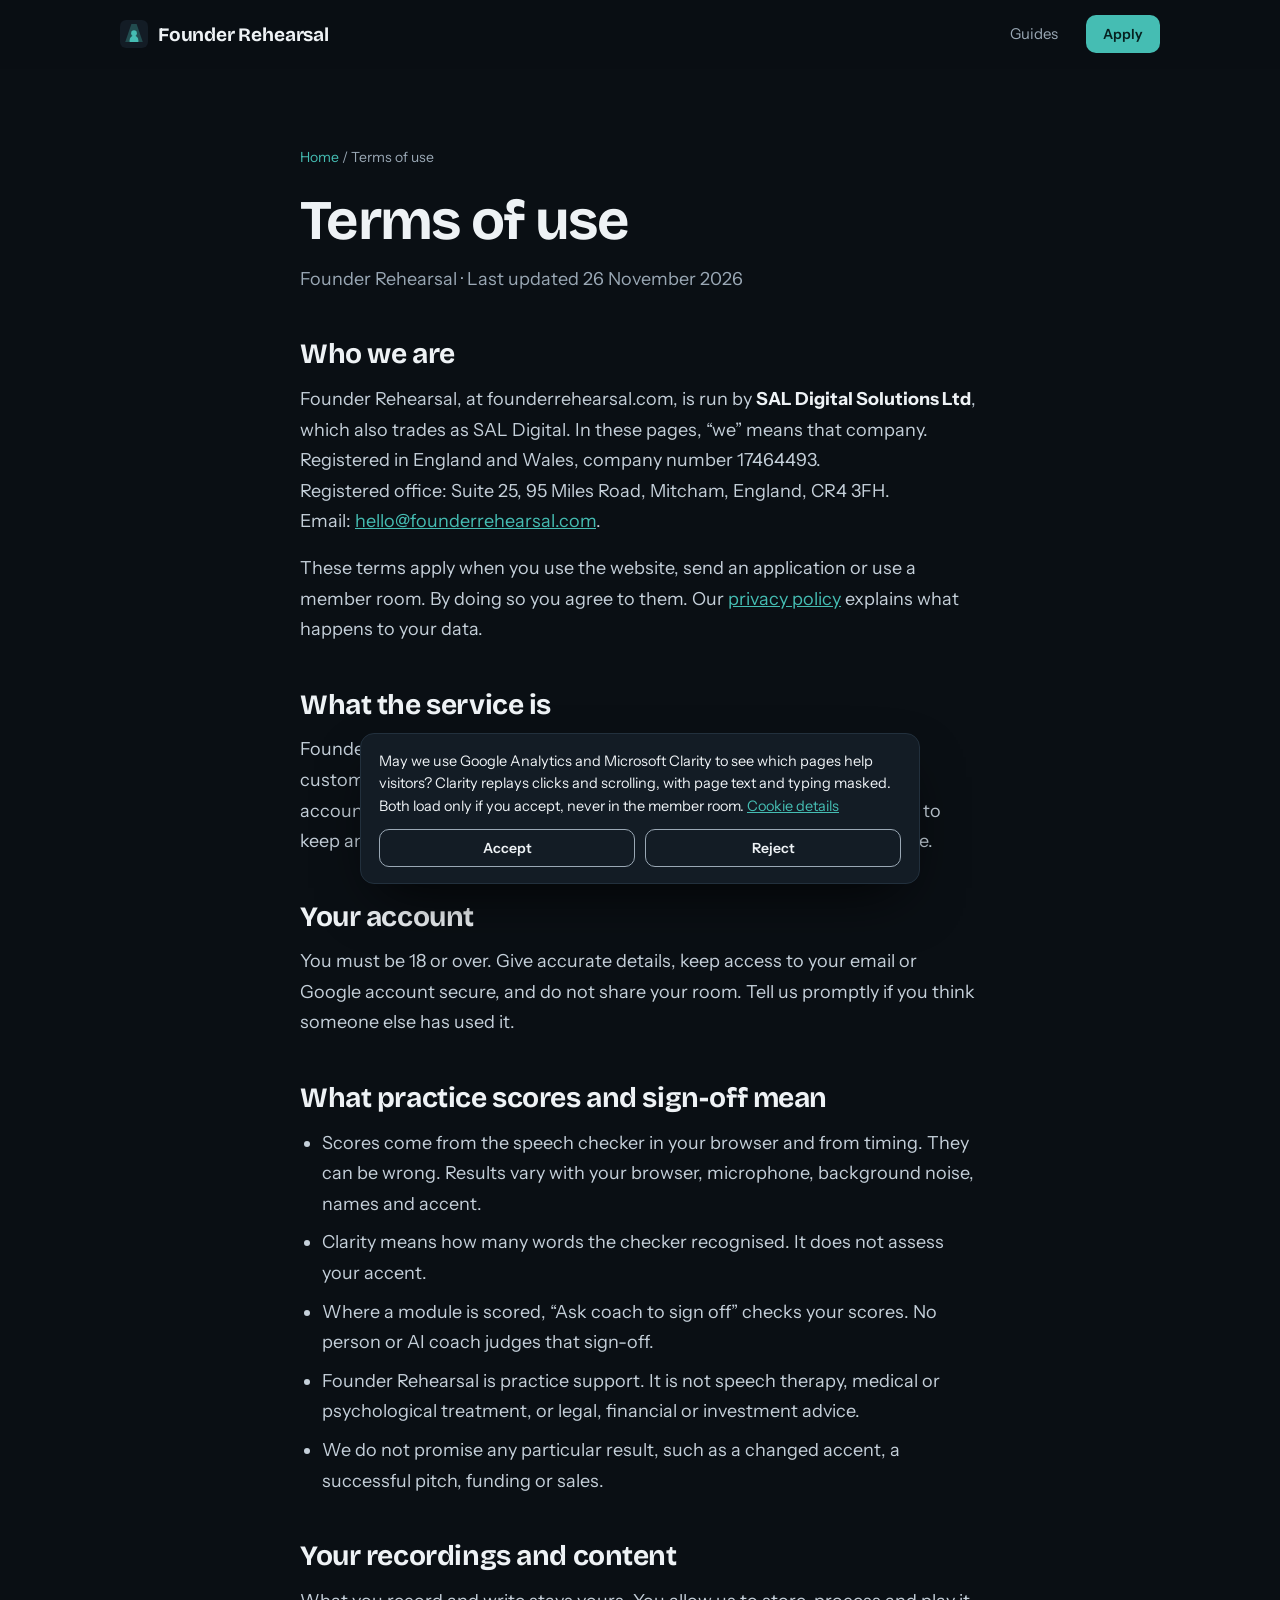
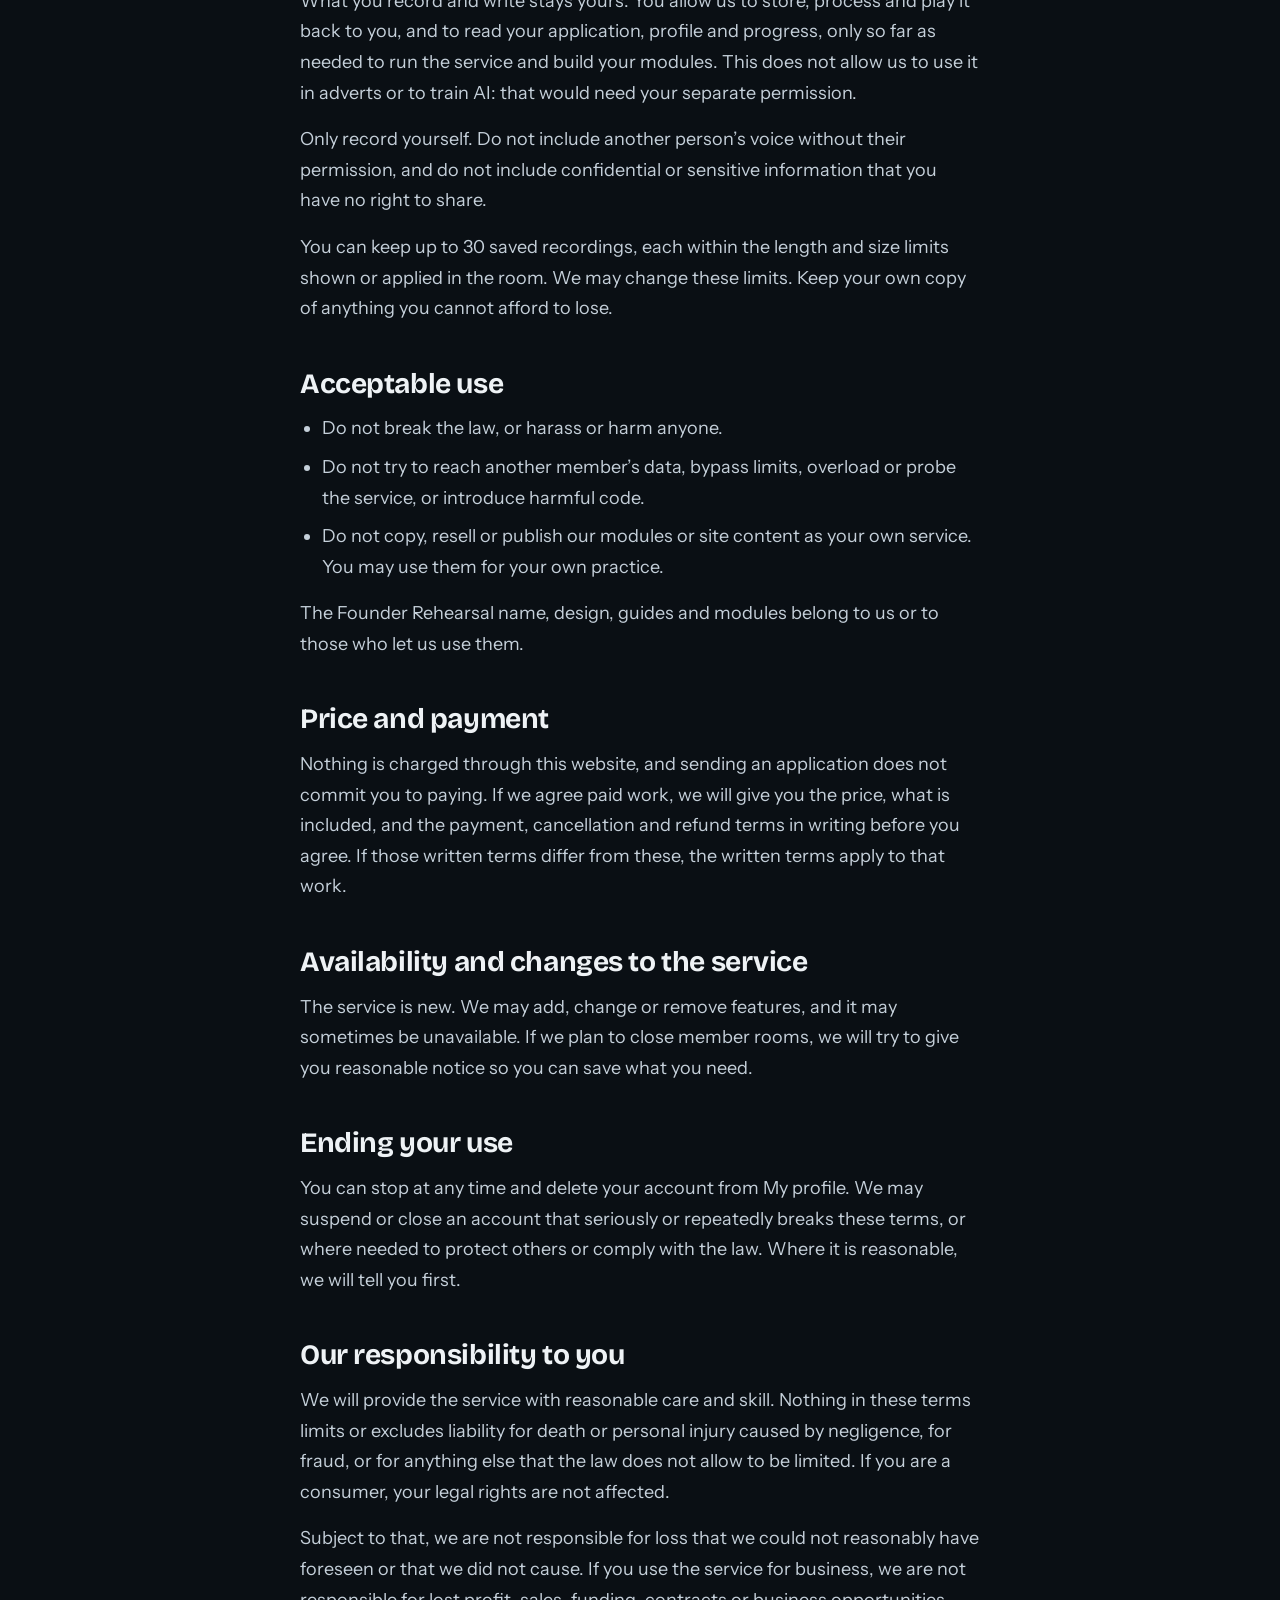
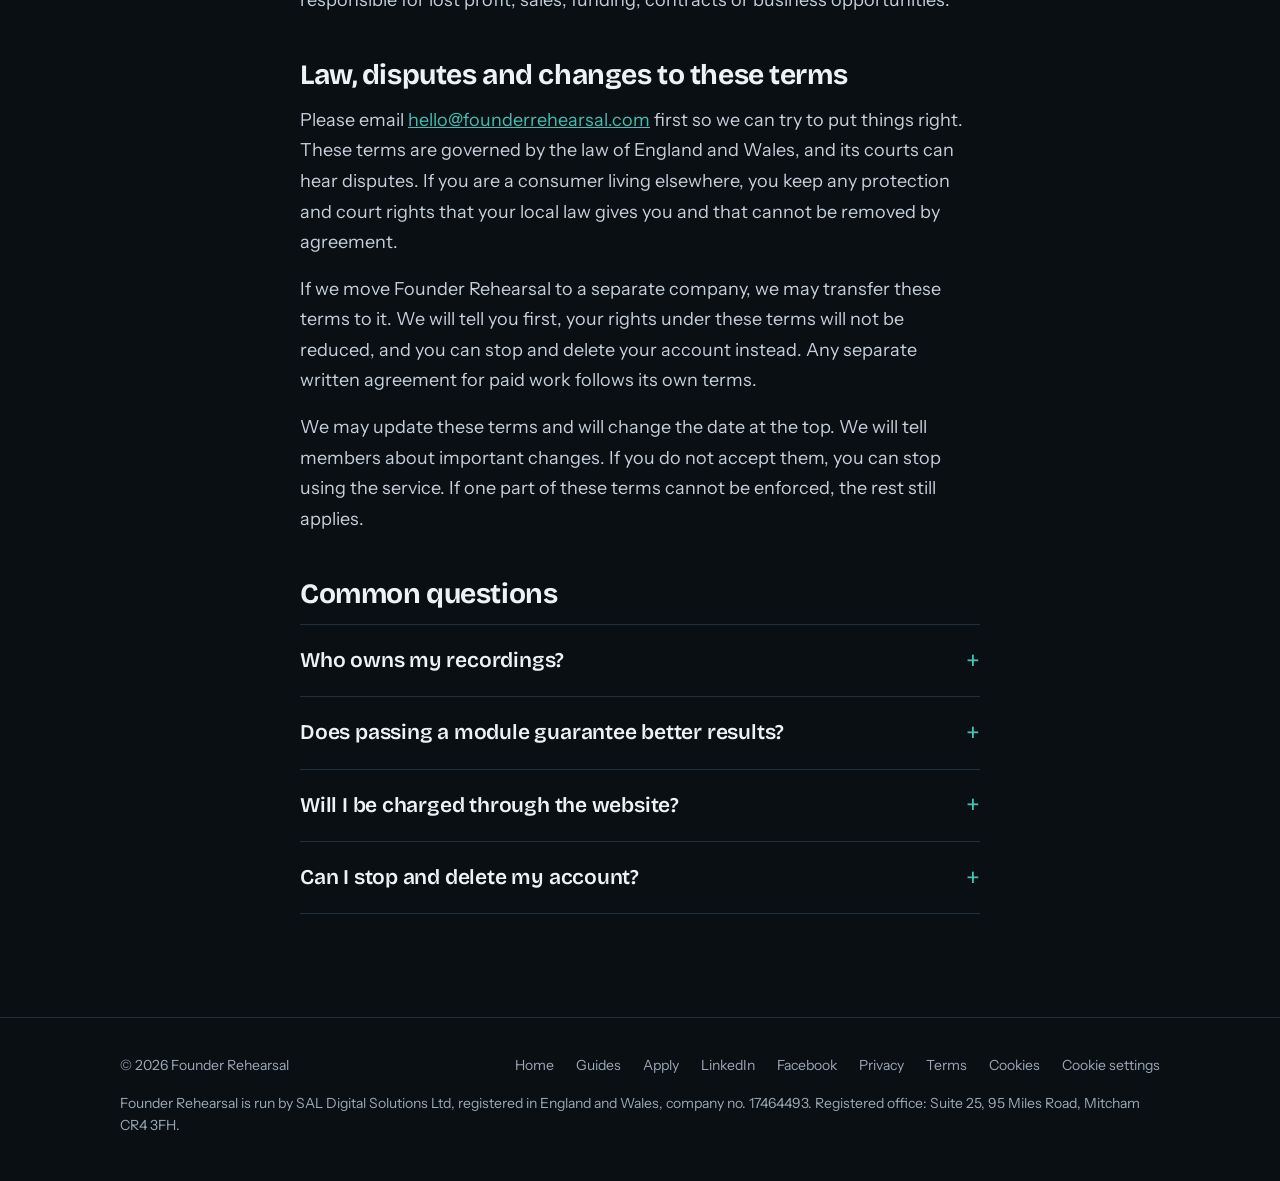
<file: founders/terms/index.html>
<!doctype html>
<html lang="en-GB">
<head>
<meta charset="utf-8">
<meta name="viewport" content="width=device-width,initial-scale=1,viewport-fit=cover">
<title>Terms of Use | Founder Rehearsal</title>
<meta name="description" content="The rules for using Founder Rehearsal: who can use it, what practice scores mean, your ownership of recordings, payment, ending your account and liability.">
<link rel="canonical" href="https://founderrehearsal.com/terms/">
<meta name="robots" content="index,follow">
<meta name="theme-color" content="#0A0F14">
<meta property="og:type" content="website">
<meta property="og:site_name" content="Founder Rehearsal">
<meta property="og:title" content="Terms of Use | Founder Rehearsal">
<meta property="og:description" content="The rules for using Founder Rehearsal: who can use it, what practice scores mean, your ownership of recordings, payment, ending your account and liability.">
<meta property="og:url" content="https://founderrehearsal.com/terms/">
<meta property="og:image" content="https://founderrehearsal.com/assets/og.png">
<link rel="icon" href="../assets/favicon.svg" type="image/svg+xml">
<link rel="apple-touch-icon" href="../assets/apple-touch-icon.png">
<link rel="preload" href="../assets/fonts/bricolage.woff2" as="font" type="font/woff2" crossorigin>
<link rel="preload" href="../assets/fonts/instrument.woff2" as="font" type="font/woff2" crossorigin>
<link rel="stylesheet" href="../styles.css">
<style>@media (max-width:620px){.article .table-wrap table{min-width:0;display:block}.article .table-wrap thead{display:none}.article .table-wrap tbody,.article .table-wrap tr,.article .table-wrap td{display:block}.article .table-wrap tr{padding:10px 0;border-bottom:1px solid var(--line)}.article .table-wrap tbody tr:last-child{border-bottom:0}.article .table-wrap td{border:0;padding:4px 14px}}</style>
<script>document.documentElement.classList.add('js')</script>
<script type="application/ld+json">{"@context":"https://schema.org","@graph":[{"@type":"Organization","@id":"https://founderrehearsal.com/#org","name":"Founder Rehearsal","url":"https://founderrehearsal.com/","description":"Founder Rehearsal is a private speaking practice platform for founders, customised to each founder's needs.","email":"hello@founderrehearsal.com"},{"@type":"WebPage","@id":"https://founderrehearsal.com/terms/","url":"https://founderrehearsal.com/terms/","name":"Terms of use","description":"The rules for using Founder Rehearsal: who can use it, what practice scores mean, your ownership of recordings, payment, ending your account and liability.","dateModified":"2026-11-26","inLanguage":"en-GB","publisher":{"@id":"https://founderrehearsal.com/#org"}},{"@type":"FAQPage","mainEntity":[{"@type":"Question","name":"Who owns my recordings?","acceptedAnswer":{"@type":"Answer","text":"You do. Founder Rehearsal only stores, processes and plays them back as needed to run the service."}},{"@type":"Question","name":"Does passing a module guarantee better results?","acceptedAnswer":{"@type":"Answer","text":"No. Scores come from a browser speech checker and timing, and can be wrong. We do not promise an accent change, a successful pitch, funding or sales."}},{"@type":"Question","name":"Will I be charged through the website?","acceptedAnswer":{"@type":"Answer","text":"No. Nothing is charged through the website. If paid work is agreed, the price and terms are given in writing before you agree."}},{"@type":"Question","name":"Can I stop and delete my account?","acceptedAnswer":{"@type":"Answer","text":"Yes. You can delete your account and its data from My profile at any time."}}]},{"@type":"BreadcrumbList","itemListElement":[{"@type":"ListItem","position":1,"name":"Founder Rehearsal","item":"https://founderrehearsal.com/"},{"@type":"ListItem","position":2,"name":"Terms of use","item":"https://founderrehearsal.com/terms/"}]}]}</script>
</head>
<body>
<a class="skip" href="#main">Skip to content</a>
<header class="nav" id="nav"><div class="wrap">
    <a class="brand" href="../" aria-label="Founder Rehearsal home"><svg viewBox="0 0 64 64" aria-hidden="true"><rect width="64" height="64" rx="14" fill="#131C25"/><polygon points="26,9 38,9 52,50 12,50" fill="#45BDB3" opacity=".3"/><circle cx="32" cy="30" r="6.5" fill="#45BDB3"/><path d="M22 50V46a10 10 0 0 1 20 0v4z" fill="#45BDB3"/></svg>Founder Rehearsal</a>
    <nav aria-label="Main"><ul class="nav-links"><li><a href="../guides/">Guides</a></li><li class="keep"><a class="btn btn-primary btn-sm" href="../#apply">Apply</a></li></ul></nav>
  </div></header>
<main id="main">
<article class="article wrap">
  <nav class="crumbs" aria-label="Breadcrumb"><a href="../">Home</a> / <span aria-current="page">Terms of use</span></nav>
  <h1>Terms of use</h1>
  <p class="byline">Founder Rehearsal &middot; Last updated <time datetime="2026-11-26">26 November 2026</time></p>
<h2 id="who">Who we are</h2>
<p>Founder Rehearsal, at founderrehearsal.com, is run by <strong>SAL Digital Solutions Ltd</strong>, which also trades as SAL Digital. In these pages, &ldquo;we&rdquo; means that company.<br>Registered in England and Wales, company number 17464493.<br>Registered office: Suite 25, 95 Miles Road, Mitcham, England, CR4 3FH.<br>Email: <a href="mailto:hello@founderrehearsal.com">hello@founderrehearsal.com</a>.</p>
<p>These terms apply when you use the website, send an application or use a member room. By doing so you agree to them. Our <a href="../privacy/">privacy policy</a> explains what happens to your data.</p>

<h2 id="service">What the service is</h2>
<p>Founder Rehearsal is a private speaking practice platform for founders, customised to each founder's needs. You can read the guides without an account. A member room holds practice modules, recordings you choose to keep and your progress. Sending an application does not guarantee a place.</p>

<h2 id="account">Your account</h2>
<p>You must be 18 or over. Give accurate details, keep access to your email or Google account secure, and do not share your room. Tell us promptly if you think someone else has used it.</p>

<h2 id="scores">What practice scores and sign-off mean</h2>
<ul>
<li>Scores come from the speech checker in your browser and from timing. They can be wrong. Results vary with your browser, microphone, background noise, names and accent.</li>
<li>Clarity means how many words the checker recognised. It does not assess your accent.</li>
<li>Where a module is scored, &ldquo;Ask coach to sign off&rdquo; checks your scores. No person or AI coach judges that sign-off.</li>
<li>Founder Rehearsal is practice support. It is not speech therapy, medical or psychological treatment, or legal, financial or investment advice.</li>
<li>We do not promise any particular result, such as a changed accent, a successful pitch, funding or sales.</li>
</ul>

<h2 id="content">Your recordings and content</h2>
<p>What you record and write stays yours. You allow us to store, process and play it back to you, and to read your application, profile and progress, only so far as needed to run the service and build your modules. This does not allow us to use it in adverts or to train AI: that would need your separate permission.</p>
<p>Only record yourself. Do not include another person&rsquo;s voice without their permission, and do not include confidential or sensitive information that you have no right to share.</p>
<p>You can keep up to 30 saved recordings, each within the length and size limits shown or applied in the room. We may change these limits. Keep your own copy of anything you cannot afford to lose.</p>

<h2 id="rules">Acceptable use</h2>
<ul>
<li>Do not break the law, or harass or harm anyone.</li>
<li>Do not try to reach another member&rsquo;s data, bypass limits, overload or probe the service, or introduce harmful code.</li>
<li>Do not copy, resell or publish our modules or site content as your own service. You may use them for your own practice.</li>
</ul>
<p>The Founder Rehearsal name, design, guides and modules belong to us or to those who let us use them.</p>

<h2 id="payment">Price and payment</h2>
<p>Nothing is charged through this website, and sending an application does not commit you to paying. If we agree paid work, we will give you the price, what is included, and the payment, cancellation and refund terms in writing before you agree. If those written terms differ from these, the written terms apply to that work.</p>

<h2 id="changes-service">Availability and changes to the service</h2>
<p>The service is new. We may add, change or remove features, and it may sometimes be unavailable. If we plan to close member rooms, we will try to give you reasonable notice so you can save what you need.</p>

<h2 id="ending">Ending your use</h2>
<p>You can stop at any time and delete your account from My profile. We may suspend or close an account that seriously or repeatedly breaks these terms, or where needed to protect others or comply with the law. Where it is reasonable, we will tell you first.</p>

<h2 id="liability">Our responsibility to you</h2>
<p>We will provide the service with reasonable care and skill. Nothing in these terms limits or excludes liability for death or personal injury caused by negligence, for fraud, or for anything else that the law does not allow to be limited. If you are a consumer, your legal rights are not affected.</p>
<p>Subject to that, we are not responsible for loss that we could not reasonably have foreseen or that we did not cause. If you use the service for business, we are not responsible for lost profit, sales, funding, contracts or business opportunities.</p>

<h2 id="law">Law, disputes and changes to these terms</h2>
<p>Please email <a href="mailto:hello@founderrehearsal.com">hello@founderrehearsal.com</a> first so we can try to put things right. These terms are governed by the law of England and Wales, and its courts can hear disputes. If you are a consumer living elsewhere, you keep any protection and court rights that your local law gives you and that cannot be removed by agreement.</p>
<p>If we move Founder Rehearsal to a separate company, we may transfer these terms to it. We will tell you first, your rights under these terms will not be reduced, and you can stop and delete your account instead. Any separate written agreement for paid work follows its own terms.</p>
<p>We may update these terms and will change the date at the top. We will tell members about important changes. If you do not accept them, you can stop using the service. If one part of these terms cannot be enforced, the rest still applies.</p>

  <h2 id="faq">Common questions</h2>
  <div class="faq">
<details><summary>Who owns my recordings?</summary><p>You do. Founder Rehearsal only stores, processes and plays them back as needed to run the service.</p></details>
<details><summary>Does passing a module guarantee better results?</summary><p>No. Scores come from a browser speech checker and timing, and can be wrong. We do not promise an accent change, a successful pitch, funding or sales.</p></details>
<details><summary>Will I be charged through the website?</summary><p>No. Nothing is charged through the website. If paid work is agreed, the price and terms are given in writing before you agree.</p></details>
<details><summary>Can I stop and delete my account?</summary><p>Yes. You can delete your account and its data from My profile at any time.</p></details>
  </div>
</article>
</main>
<footer><div class="wrap"><span>&copy; <span id="yr">2026</span> Founder Rehearsal</span><nav aria-label="Footer"><a href="../">Home</a><a href="../guides/">Guides</a><a href="../#apply">Apply</a><a href="https://www.linkedin.com/company/founderrehearsal/" rel="noopener">LinkedIn</a><a href="https://www.facebook.com/profile.php?id=61596932642948" rel="noopener">Facebook</a><a href="../privacy/">Privacy</a><a href="../terms/">Terms</a><a href="../cookies/">Cookies</a></nav><p style="flex-basis:100%;margin:0">Founder Rehearsal is run by SAL Digital Solutions Ltd, registered in England and Wales, company no. 17464493. Registered office: Suite 25, 95 Miles Road, Mitcham CR4 3FH.</p></div></footer>
<script>var n=document.getElementById('nav');addEventListener('scroll',function(){n.classList.toggle('scrolled',scrollY>8)},{passive:true});document.getElementById('yr').textContent=new Date().getFullYear();</script>
<script src="../analytics.js?v=04e1a057"></script>
</body></html>
</file>
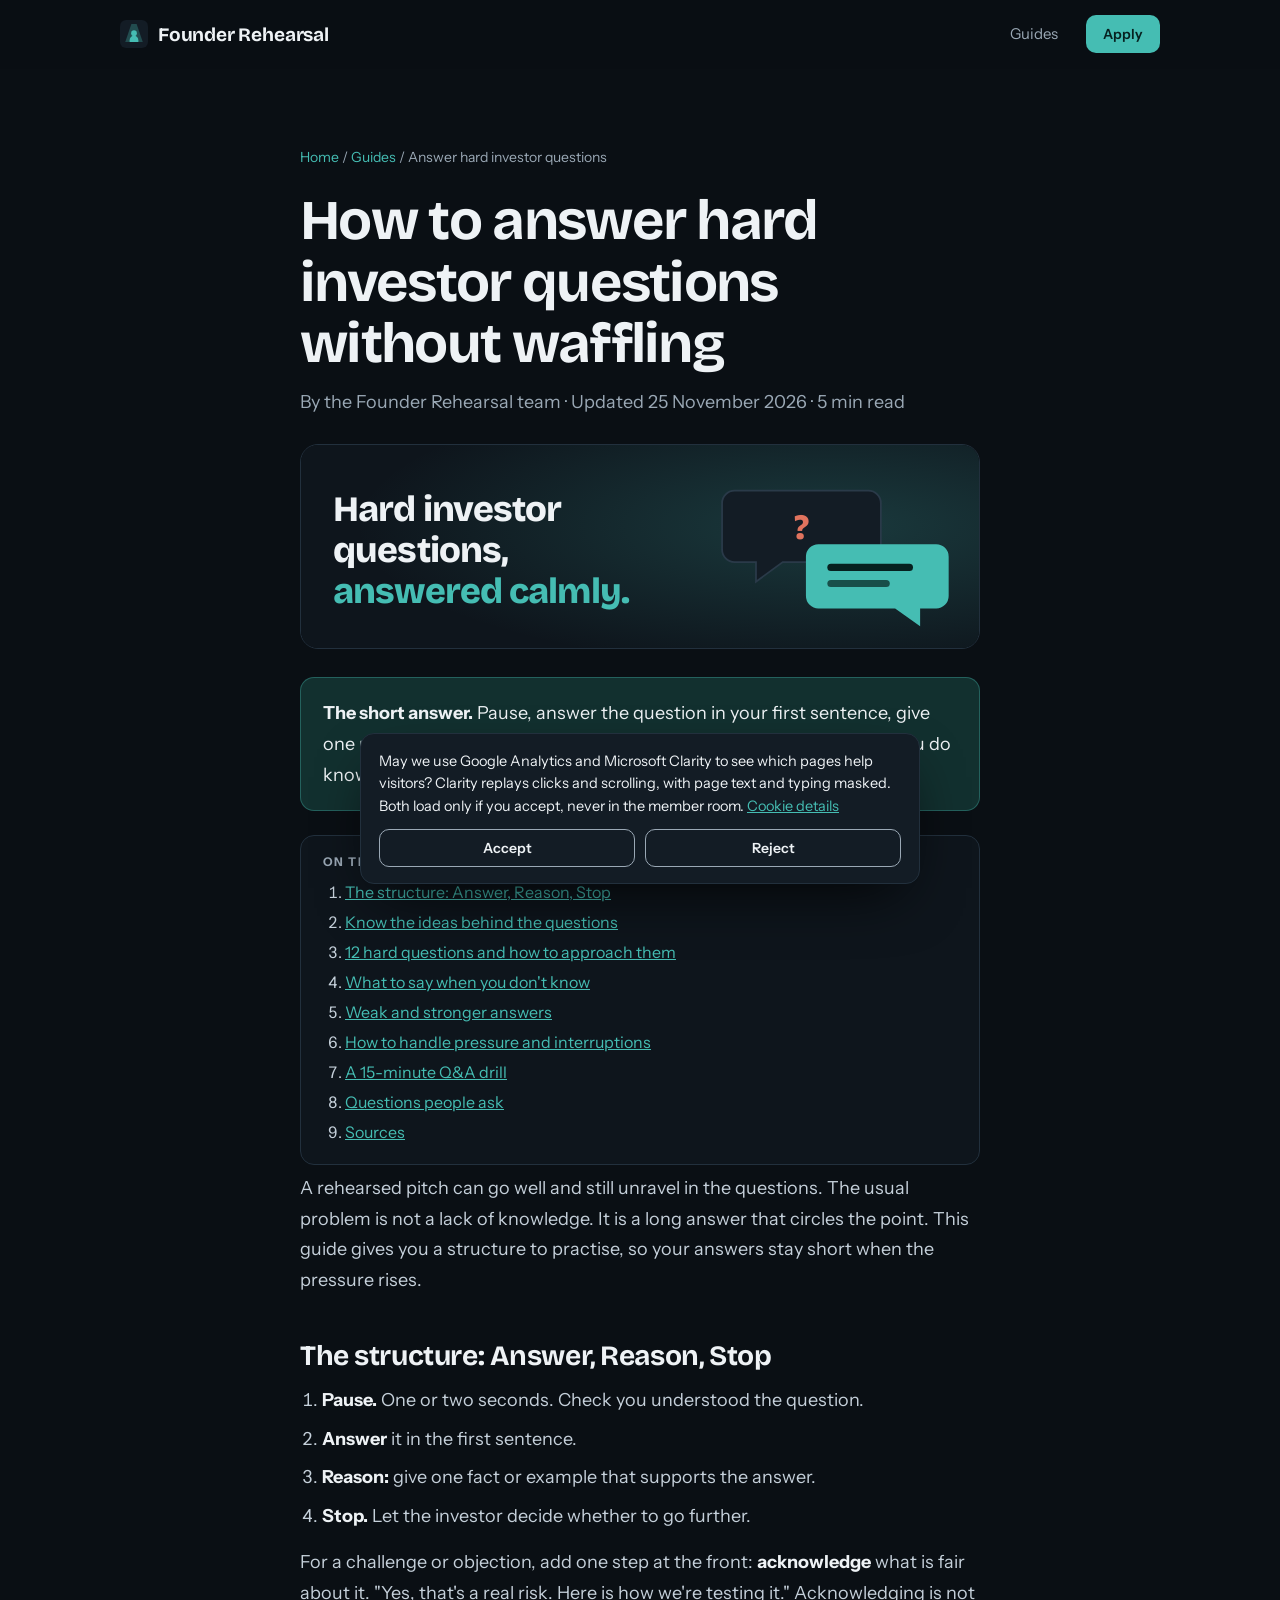
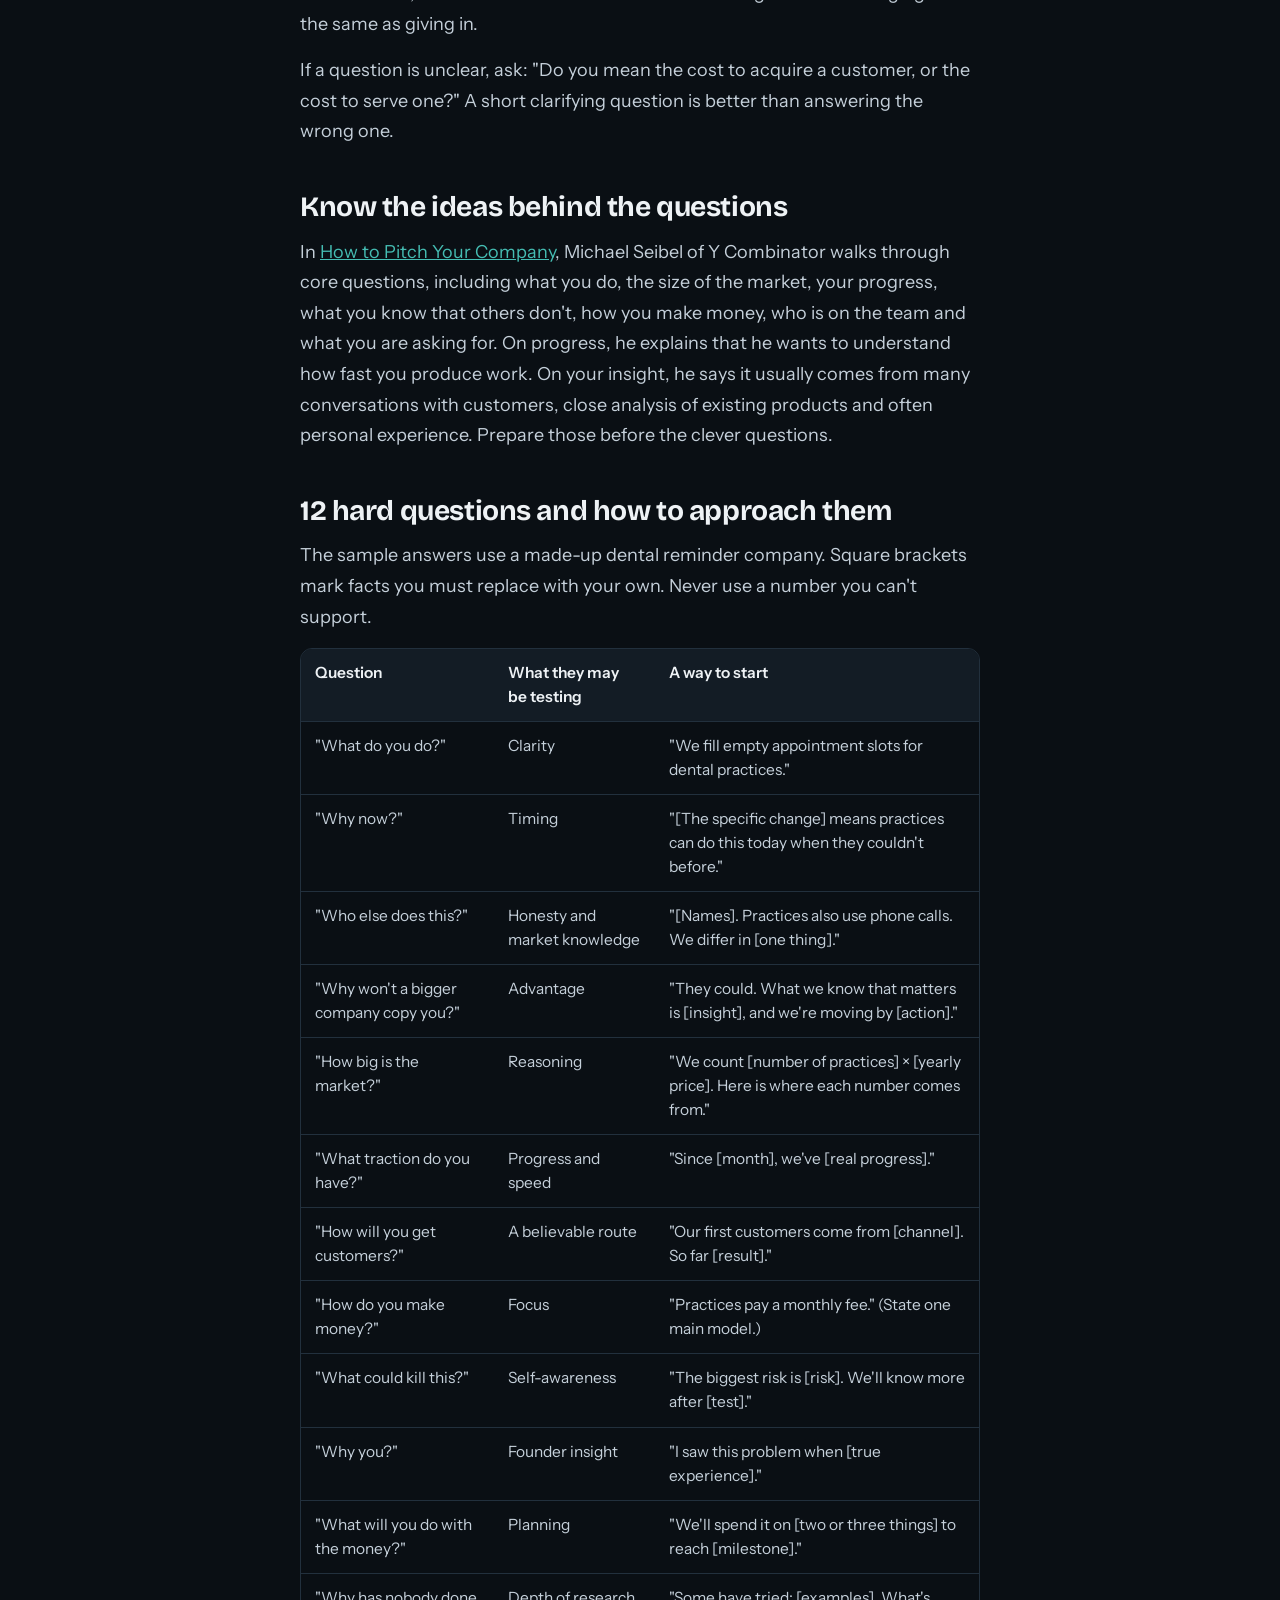
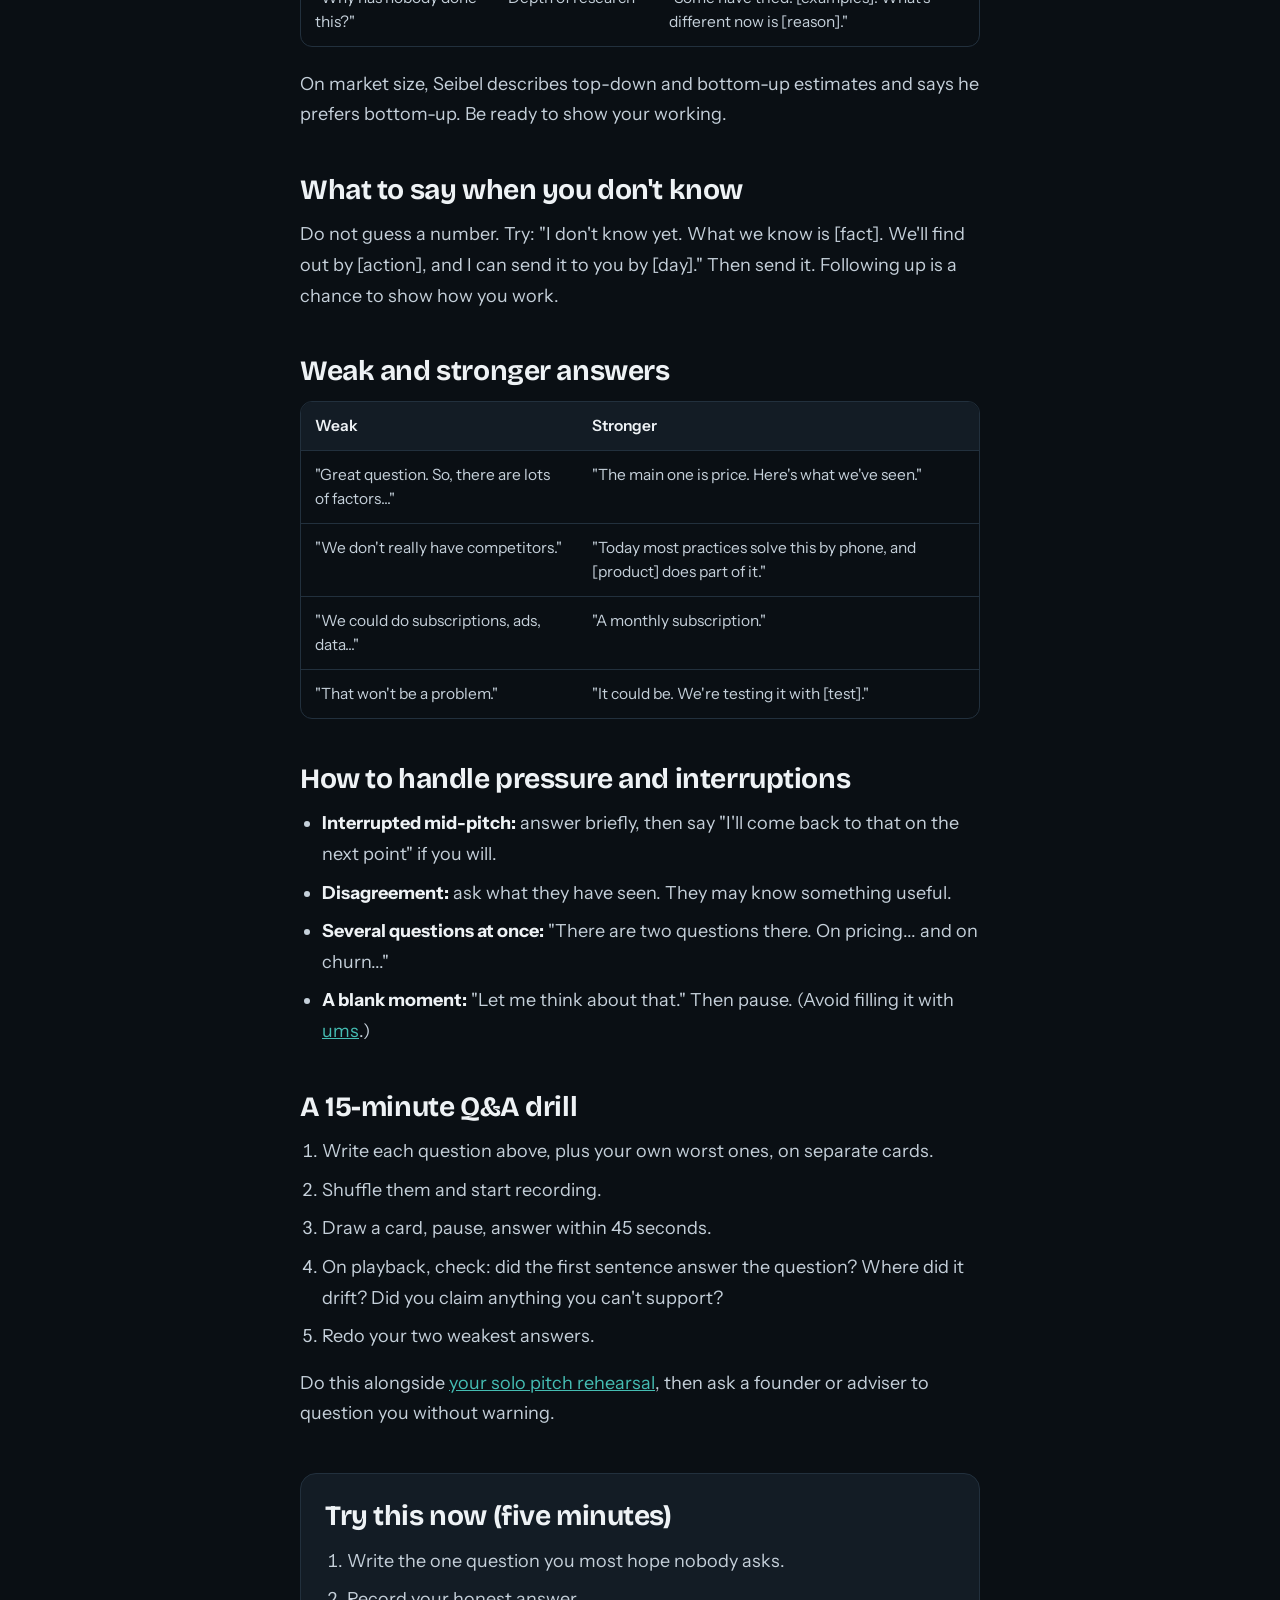
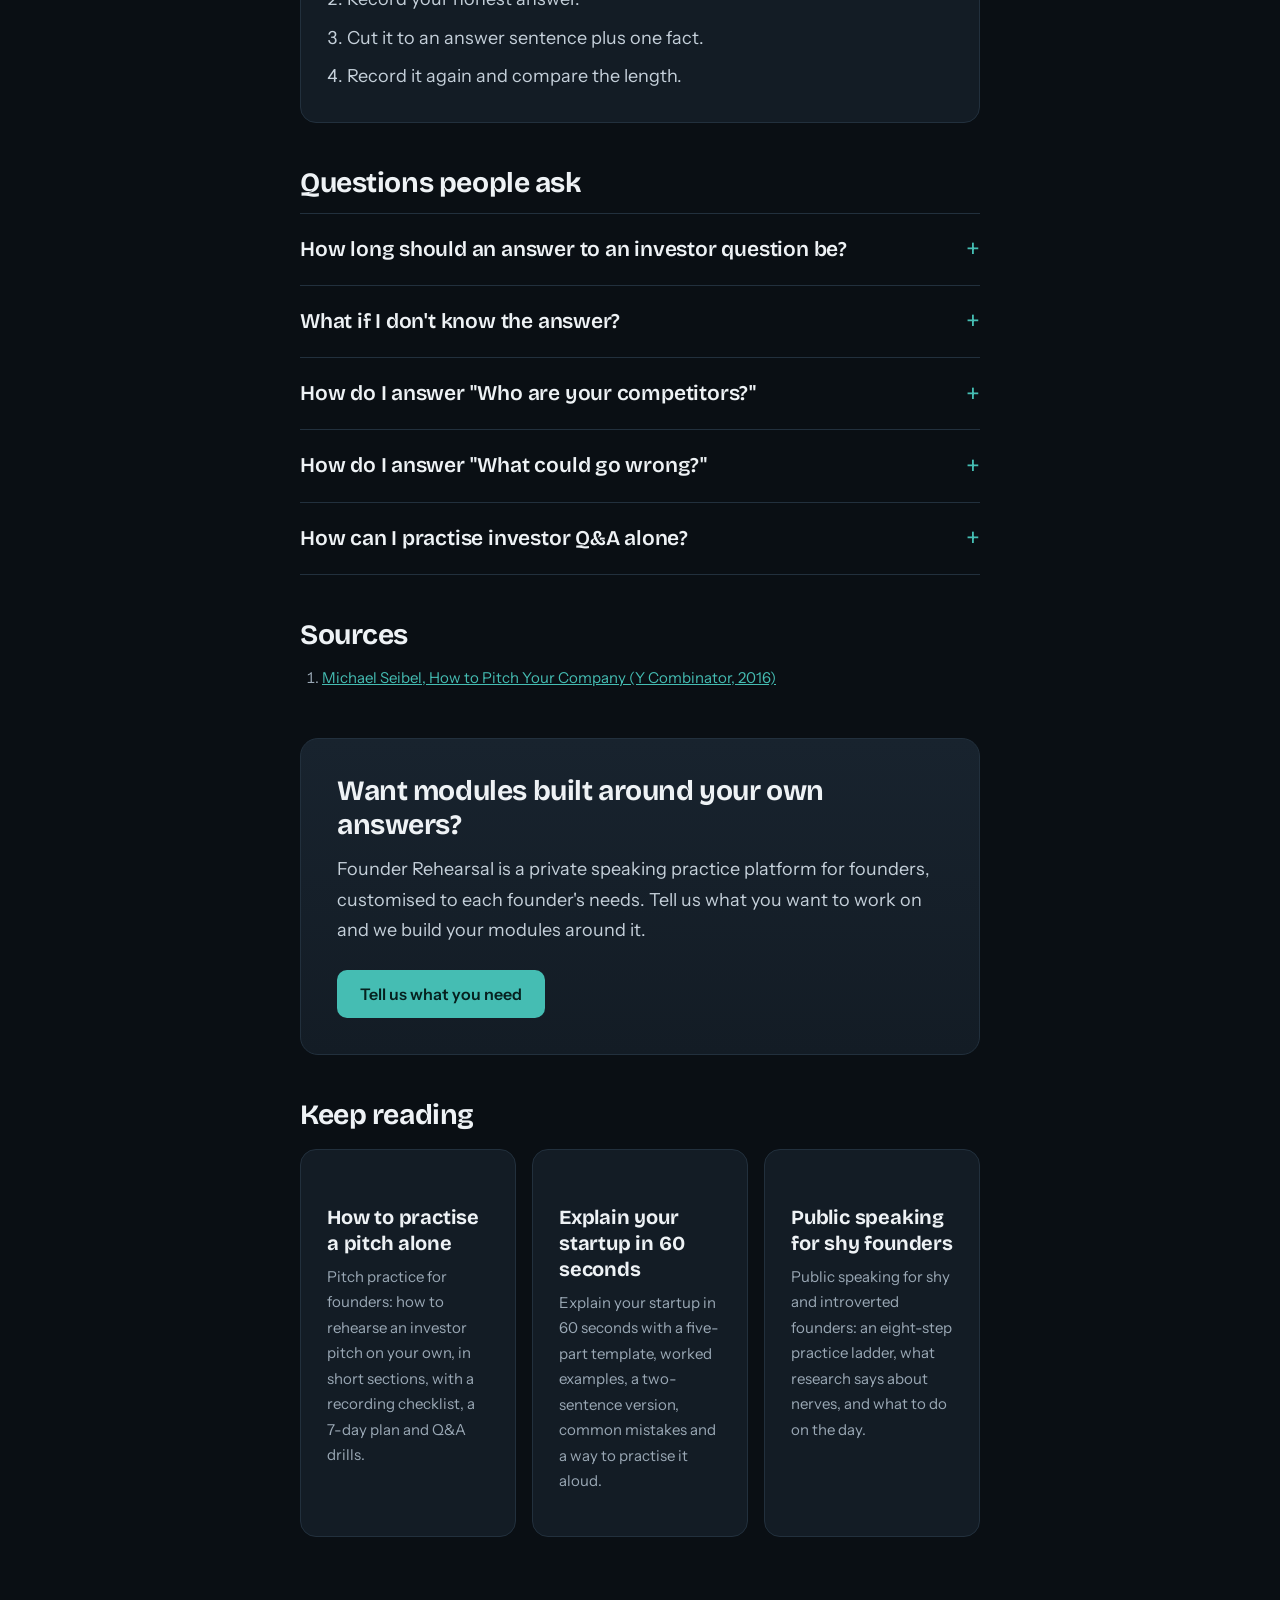
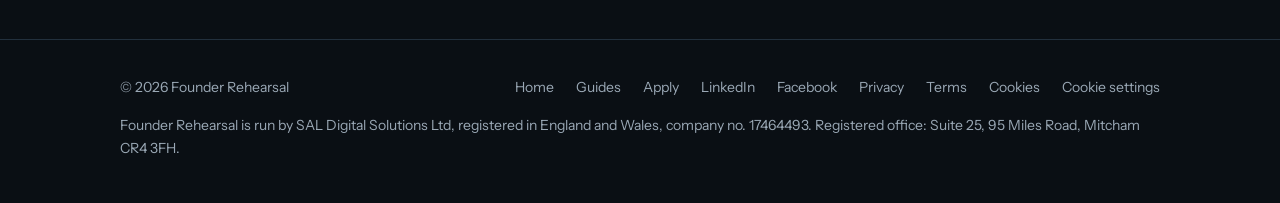
<file: founders/guides/answer-investor-questions/index.html>
<!doctype html>
<html lang="en-GB">
<head>
<meta charset="utf-8">
<meta name="viewport" content="width=device-width,initial-scale=1,viewport-fit=cover">
<title>How to Answer Tough Investor Questions (With Examples)</title>
<meta name="description" content="How to answer tough investor questions: a simple structure, example answers to 12 common questions, what to say when you don't know, and a Q&amp;A practice drill.">
<link rel="canonical" href="https://founderrehearsal.com/guides/answer-investor-questions/">
<meta name="robots" content="index,follow,max-image-preview:large,max-snippet:-1">
<meta name="theme-color" content="#0A0F14">
<meta property="og:type" content="article">
<meta property="og:site_name" content="Founder Rehearsal">
<meta property="og:title" content="How to Answer Tough Investor Questions (With Examples)">
<meta property="og:description" content="How to answer tough investor questions: a simple structure, example answers to 12 common questions, what to say when you don't know, and a Q&amp;A practice drill.">
<meta property="og:url" content="https://founderrehearsal.com/guides/answer-investor-questions/">
<meta property="og:image" content="https://founderrehearsal.com/assets/og.png">
<meta property="og:image:width" content="1200">
<meta property="og:image:height" content="630">
<meta property="og:locale" content="en_GB">
<meta property="article:published_time" content="2026-11-15">
<meta property="article:modified_time" content="2026-11-25">
<meta name="twitter:card" content="summary_large_image">
<link rel="icon" href="../../assets/favicon.svg" type="image/svg+xml">
<link rel="apple-touch-icon" href="../../assets/apple-touch-icon.png">
<link rel="preload" href="../../assets/fonts/bricolage.woff2" as="font" type="font/woff2" crossorigin>
<link rel="preload" href="../../assets/fonts/instrument.woff2" as="font" type="font/woff2" crossorigin>
<link rel="stylesheet" href="../../styles.css">
<script>document.documentElement.classList.add('js')</script>
<script type="application/ld+json">{"@context":"https://schema.org","@graph":[{"@type":"Organization","@id":"https://founderrehearsal.com/#org","name":"Founder Rehearsal","url":"https://founderrehearsal.com/","description":"Founder Rehearsal is a private speaking practice platform for founders, customised to each founder's needs."},{"@type":"BlogPosting","@id":"https://founderrehearsal.com/guides/answer-investor-questions/#article","headline":"How to answer hard investor questions without waffling","description":"How to answer tough investor questions: a simple structure, example answers to 12 common questions, what to say when you don't know, and a Q&A practice drill.","datePublished":"2026-11-15","dateModified":"2026-11-25","inLanguage":"en-GB","wordCount":910,"mainEntityOfPage":"https://founderrehearsal.com/guides/answer-investor-questions/","author":{"@id":"https://founderrehearsal.com/#org"},"publisher":{"@id":"https://founderrehearsal.com/#org"},"image":"https://founderrehearsal.com/assets/og.png","citation":["https://www.ycombinator.com/blog/how-to-pitch-your-company/"]},{"@type":"FAQPage","mainEntity":[{"@type":"Question","name":"How long should an answer to an investor question be?","acceptedAnswer":{"@type":"Answer","text":"Short enough to leave room for a follow-up. Aiming for under 45 seconds in practice is a useful limit; some questions need more."}},{"@type":"Question","name":"What if I don't know the answer?","acceptedAnswer":{"@type":"Answer","text":"Say you don't know yet, share what you do know, explain how you will find out and follow up when you said you would."}},{"@type":"Question","name":"How do I answer \"Who are your competitors?\"","acceptedAnswer":{"@type":"Answer","text":"Name the real alternatives, including how people solve the problem today, then state clearly where you differ."}},{"@type":"Question","name":"How do I answer \"What could go wrong?\"","acceptedAnswer":{"@type":"Answer","text":"Name your biggest real risk and the test or step you are using to learn about it. Saying there are no risks is rarely believable."}},{"@type":"Question","name":"How can I practise investor Q&A alone?","acceptedAnswer":{"@type":"Answer","text":"Put hard questions on cards, draw them at random, record each answer and check that the first sentence answers the question."}}]},{"@type":"BreadcrumbList","itemListElement":[{"@type":"ListItem","position":1,"name":"Founder Rehearsal","item":"https://founderrehearsal.com/"},{"@type":"ListItem","position":2,"name":"Guides","item":"https://founderrehearsal.com/guides/"},{"@type":"ListItem","position":3,"name":"Answer hard investor questions","item":"https://founderrehearsal.com/guides/answer-investor-questions/"}]}]}</script>
</head>
<body>
<a class="skip" href="#main">Skip to content</a>
<header class="nav" id="nav"><div class="wrap">
    <a class="brand" href="../../" aria-label="Founder Rehearsal home"><svg viewBox="0 0 64 64" aria-hidden="true"><rect width="64" height="64" rx="14" fill="#131C25"/><polygon points="26,9 38,9 52,50 12,50" fill="#45BDB3" opacity=".3"/><circle cx="32" cy="30" r="6.5" fill="#45BDB3"/><path d="M22 50V46a10 10 0 0 1 20 0v4z" fill="#45BDB3"/></svg>Founder Rehearsal</a>
    <nav aria-label="Main"><ul class="nav-links"><li><a href="../../guides/">Guides</a></li><li class="keep"><a class="btn btn-primary btn-sm" href="../../#apply">Apply</a></li></ul></nav>
  </div></header>
<main id="main">
<article class="article wrap">
  <nav class="crumbs" aria-label="Breadcrumb"><a href="../../">Home</a> / <a href="../">Guides</a> / <span aria-current="page">Answer hard investor questions</span></nav>
  <h1>How to answer hard investor questions without waffling</h1>
  <p class="byline">By the Founder Rehearsal team &middot; Updated <time datetime="2026-11-25">25 November 2026</time> &middot; 5 min read</p>
  <div class="post-hero" aria-hidden="true"><svg class="cover" viewBox="0 0 760 230" role="img" aria-label="Hard investor questions, answered calmly." preserveAspectRatio="xMidYMid slice"><defs><radialGradient id="gp-answer-investor-questions" cx="78%" cy="40%" r="70%"><stop offset="0" stop-color="#45BDB3" stop-opacity=".22"/><stop offset="1" stop-color="#45BDB3" stop-opacity="0"/></radialGradient></defs><rect width="760" height="230" fill="#0E151C"/><rect width="760" height="230" fill="url(#gp-answer-investor-questions)"/><path d="M486 52h150a14 14 0 0 1 14 14v52a14 14 0 0 1-14 14h-96l-30 22v-22h-24a14 14 0 0 1-14-14V66a14 14 0 0 1 14-14z" fill="#131C25" stroke="#2A3A49" stroke-width="2"/><text x="561" y="106" text-anchor="middle" font-family="Bricolage Grotesque,Segoe UI,sans-serif" font-weight="800" font-size="40" fill="#E0735E">?</text><path d="M712 112H580a14 14 0 0 0-14 14v44a14 14 0 0 0 14 14h86l28 20v-20h18a14 14 0 0 0 14-14v-44a14 14 0 0 0-14-14z" fill="#45BDB3"/><rect x="590" y="134" width="96" height="8" rx="4" fill="#06211F"/><rect x="590" y="152" width="70" height="8" rx="4" fill="#06211F" opacity=".7"/><g font-family="Bricolage Grotesque,Segoe UI,sans-serif" font-weight="800" font-size="40" letter-spacing="-1"><text x="36" y="86" fill="#EEF2F5">Hard investor</text><text x="36" y="132" fill="#EEF2F5">questions,</text><text x="36" y="178" fill="#45BDB3">answered calmly.</text></g></svg></div>
  <p class="answer"><strong>The short answer.</strong> Pause, answer the question in your first sentence, give one reason or fact, then stop. If you don't know, say so, explain what you do know and say how you will find out.</p>
  <nav class="toc" aria-label="On this page"><p>On this page</p><ol>
<li><a href="#the-structure-answer-reason-stop">The structure: Answer, Reason, Stop</a></li>
<li><a href="#know-the-ideas-behind-the-questions">Know the ideas behind the questions</a></li>
<li><a href="#12-hard-questions-and-how-to-approach-them">12 hard questions and how to approach them</a></li>
<li><a href="#what-to-say-when-you-don-t-know">What to say when you don't know</a></li>
<li><a href="#weak-and-stronger-answers">Weak and stronger answers</a></li>
<li><a href="#how-to-handle-pressure-and-interruptions">How to handle pressure and interruptions</a></li>
<li><a href="#a-15-minute-q-a-drill">A 15-minute Q&amp;A drill</a></li>
<li><a href="#faq">Questions people ask</a></li>
<li><a href="#sources">Sources</a></li>
  </ol></nav>
<p>A rehearsed pitch can go well and still unravel in the questions. The usual problem is not a lack of knowledge. It is a long answer that circles the point. This guide gives you a structure to practise, so your answers stay short when the pressure rises.</p>

<h2 id="the-structure-answer-reason-stop">The structure: Answer, Reason, Stop</h2>
<ol>
<li><strong>Pause.</strong> One or two seconds. Check you understood the question.</li>
<li><strong>Answer</strong> it in the first sentence.</li>
<li><strong>Reason:</strong> give one fact or example that supports the answer.</li>
<li><strong>Stop.</strong> Let the investor decide whether to go further.</li>
</ol>
<p>For a challenge or objection, add one step at the front: <strong>acknowledge</strong> what is fair about it. "Yes, that's a real risk. Here is how we're testing it." Acknowledging is not the same as giving in.</p>
<p>If a question is unclear, ask: "Do you mean the cost to acquire a customer, or the cost to serve one?" A short clarifying question is better than answering the wrong one.</p>

<h2 id="know-the-ideas-behind-the-questions">Know the ideas behind the questions</h2>
<p>In <a href="https://www.ycombinator.com/blog/how-to-pitch-your-company/" rel="noopener">How to Pitch Your Company</a>, Michael Seibel of Y Combinator walks through core questions, including what you do, the size of the market, your progress, what you know that others don't, how you make money, who is on the team and what you are asking for. On progress, he explains that he wants to understand how fast you produce work. On your insight, he says it usually comes from many conversations with customers, close analysis of existing products and often personal experience. Prepare those before the clever questions.</p>

<h2 id="12-hard-questions-and-how-to-approach-them">12 hard questions and how to approach them</h2>
<p>The sample answers use a made-up dental reminder company. Square brackets mark facts you must replace with your own. Never use a number you can't support.</p>
<div class="table-wrap"><table>
<thead><tr><th>Question</th><th>What they may be testing</th><th>A way to start</th></tr></thead>
<tbody>
<tr><td>"What do you do?"</td><td>Clarity</td><td>"We fill empty appointment slots for dental practices."</td></tr>
<tr><td>"Why now?"</td><td>Timing</td><td>"[The specific change] means practices can do this today when they couldn't before."</td></tr>
<tr><td>"Who else does this?"</td><td>Honesty and market knowledge</td><td>"[Names]. Practices also use phone calls. We differ in [one thing]."</td></tr>
<tr><td>"Why won't a bigger company copy you?"</td><td>Advantage</td><td>"They could. What we know that matters is [insight], and we're moving by [action]."</td></tr>
<tr><td>"How big is the market?"</td><td>Reasoning</td><td>"We count [number of practices] × [yearly price]. Here is where each number comes from."</td></tr>
<tr><td>"What traction do you have?"</td><td>Progress and speed</td><td>"Since [month], we've [real progress]."</td></tr>
<tr><td>"How will you get customers?"</td><td>A believable route</td><td>"Our first customers come from [channel]. So far [result]."</td></tr>
<tr><td>"How do you make money?"</td><td>Focus</td><td>"Practices pay a monthly fee." (State one main model.)</td></tr>
<tr><td>"What could kill this?"</td><td>Self-awareness</td><td>"The biggest risk is [risk]. We'll know more after [test]."</td></tr>
<tr><td>"Why you?"</td><td>Founder insight</td><td>"I saw this problem when [true experience]."</td></tr>
<tr><td>"What will you do with the money?"</td><td>Planning</td><td>"We'll spend it on [two or three things] to reach [milestone]."</td></tr>
<tr><td>"Why has nobody done this?"</td><td>Depth of research</td><td>"Some have tried: [examples]. What's different now is [reason]."</td></tr>
</tbody>
</table></div>
<p>On market size, Seibel describes top-down and bottom-up estimates and says he prefers bottom-up. Be ready to show your working.</p>

<h2 id="what-to-say-when-you-don-t-know">What to say when you don't know</h2>
<p>Do not guess a number. Try: "I don't know yet. What we know is [fact]. We'll find out by [action], and I can send it to you by [day]." Then send it. Following up is a chance to show how you work.</p>

<h2 id="weak-and-stronger-answers">Weak and stronger answers</h2>
<div class="table-wrap"><table>
<thead><tr><th>Weak</th><th>Stronger</th></tr></thead>
<tbody>
<tr><td>"Great question. So, there are lots of factors..."</td><td>"The main one is price. Here's what we've seen."</td></tr>
<tr><td>"We don't really have competitors."</td><td>"Today most practices solve this by phone, and [product] does part of it."</td></tr>
<tr><td>"We could do subscriptions, ads, data..."</td><td>"A monthly subscription."</td></tr>
<tr><td>"That won't be a problem."</td><td>"It could be. We're testing it with [test]."</td></tr>
</tbody>
</table></div>

<h2 id="how-to-handle-pressure-and-interruptions">How to handle pressure and interruptions</h2>
<ul>
<li><strong>Interrupted mid-pitch:</strong> answer briefly, then say "I'll come back to that on the next point" if you will.</li>
<li><strong>Disagreement:</strong> ask what they have seen. They may know something useful.</li>
<li><strong>Several questions at once:</strong> "There are two questions there. On pricing... and on churn..."</li>
<li><strong>A blank moment:</strong> "Let me think about that." Then pause. (Avoid filling it with <a href="../stop-saying-um/">ums</a>.)</li>
</ul>

<h2 id="a-15-minute-q-a-drill">A 15-minute Q&amp;A drill</h2>
<ol>
<li>Write each question above, plus your own worst ones, on separate cards.</li>
<li>Shuffle them and start recording.</li>
<li>Draw a card, pause, answer within 45 seconds.</li>
<li>On playback, check: did the first sentence answer the question? Where did it drift? Did you claim anything you can't support?</li>
<li>Redo your two weakest answers.</li>
</ol>
<p>Do this alongside <a href="../pitch-practice-for-founders/">your solo pitch rehearsal</a>, then ask a founder or adviser to question you without warning.</p>

<div class="drill"><h2 id="try-this-now-five-minutes">Try this now (five minutes)</h2><ol><li>Write the one question you most hope nobody asks.</li><li>Record your honest answer.</li><li>Cut it to an answer sentence plus one fact.</li><li>Record it again and compare the length.</li></ol></div>
  <h2 id="faq">Questions people ask</h2>
  <div class="faq">
<details><summary>How long should an answer to an investor question be?</summary><p>Short enough to leave room for a follow-up. Aiming for under 45 seconds in practice is a useful limit; some questions need more.</p></details>
<details><summary>What if I don't know the answer?</summary><p>Say you don't know yet, share what you do know, explain how you will find out and follow up when you said you would.</p></details>
<details><summary>How do I answer &quot;Who are your competitors?&quot;</summary><p>Name the real alternatives, including how people solve the problem today, then state clearly where you differ.</p></details>
<details><summary>How do I answer &quot;What could go wrong?&quot;</summary><p>Name your biggest real risk and the test or step you are using to learn about it. Saying there are no risks is rarely believable.</p></details>
<details><summary>How can I practise investor Q&amp;A alone?</summary><p>Put hard questions on cards, draw them at random, record each answer and check that the first sentence answers the question.</p></details>
  </div>
  <h2 id="sources">Sources</h2>
  <ol class="sources">
<li><a href="https://www.ycombinator.com/blog/how-to-pitch-your-company/" rel="noopener">Michael Seibel, How to Pitch Your Company (Y Combinator, 2016)</a></li>
  </ol>
  <aside class="cta-card"><h2>Want modules built around your own answers?</h2><p>Founder Rehearsal is a private speaking practice platform for founders, customised to each founder's needs. Tell us what you want to work on and we build your modules around it.</p><a class="btn btn-primary" href="../../#apply">Tell us what you need</a></aside>
  <h2>Keep reading</h2>
  <div class="grid g3 rel"><a class="card" href="../pitch-practice-for-founders/"><h3>How to practise a pitch alone</h3><p>Pitch practice for founders: how to rehearse an investor pitch on your own, in short sections, with a recording checklist, a 7-day plan and Q&amp;A drills.</p></a><a class="card" href="../explain-your-startup-in-60-seconds/"><h3>Explain your startup in 60 seconds</h3><p>Explain your startup in 60 seconds with a five-part template, worked examples, a two-sentence version, common mistakes and a way to practise it aloud.</p></a><a class="card" href="../public-speaking-for-shy-founders/"><h3>Public speaking for shy founders</h3><p>Public speaking for shy and introverted founders: an eight-step practice ladder, what research says about nerves, and what to do on the day.</p></a></div>
</article>
</main>
<footer><div class="wrap"><span>&copy; <span id="yr">2026</span> Founder Rehearsal</span><nav aria-label="Footer"><a href="../../">Home</a><a href="../">Guides</a><a href="../../#apply">Apply</a><a href="https://www.linkedin.com/company/founderrehearsal/" rel="noopener">LinkedIn</a><a href="https://www.facebook.com/profile.php?id=61596932642948" rel="noopener">Facebook</a><a href="../../privacy/">Privacy</a><a href="../../terms/">Terms</a><a href="../../cookies/">Cookies</a></nav><p style="flex-basis:100%;margin:0">Founder Rehearsal is run by SAL Digital Solutions Ltd, registered in England and Wales, company no. 17464493. Registered office: Suite 25, 95 Miles Road, Mitcham CR4 3FH.</p></div></footer>
<script>var n=document.getElementById('nav');addEventListener('scroll',function(){n.classList.toggle('scrolled',scrollY>8)},{passive:true});document.getElementById('yr').textContent=new Date().getFullYear();</script>
<script src="../../analytics.js?v=04e1a057"></script>
</body></html>
</file>
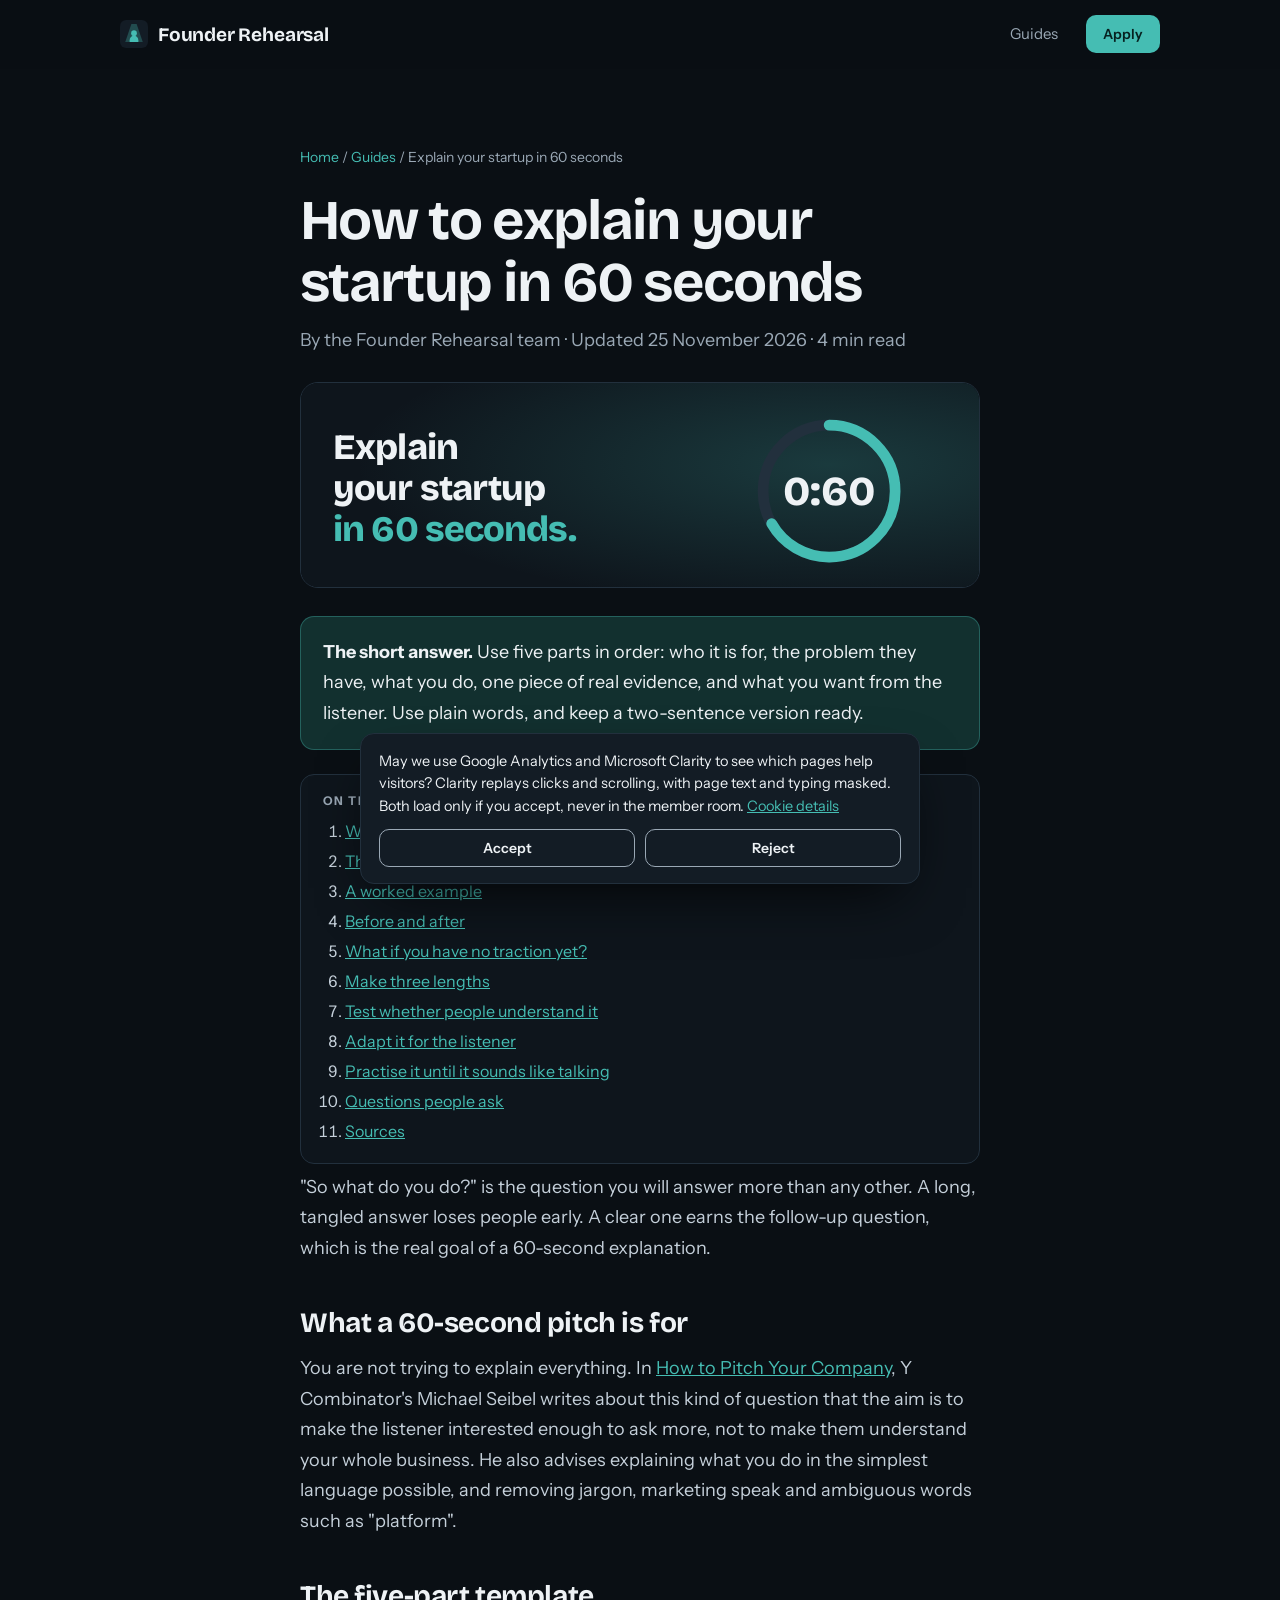
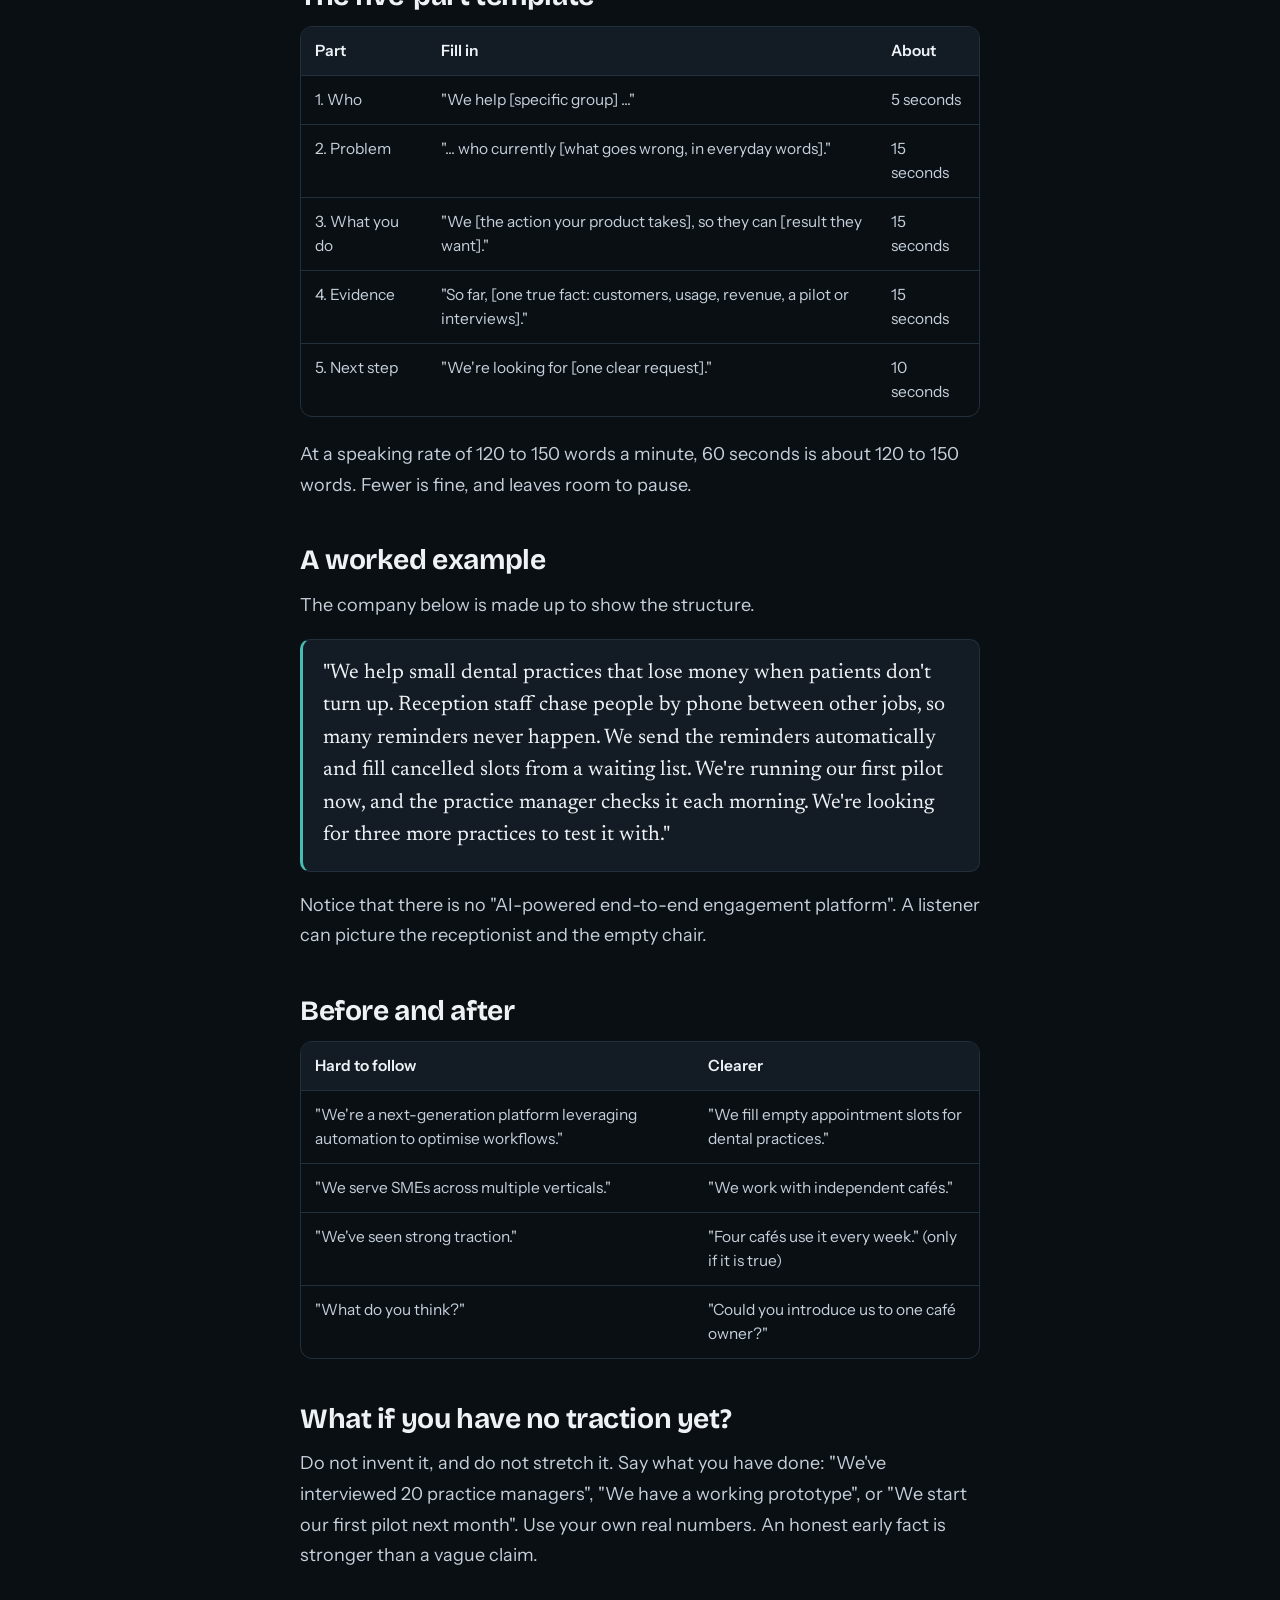
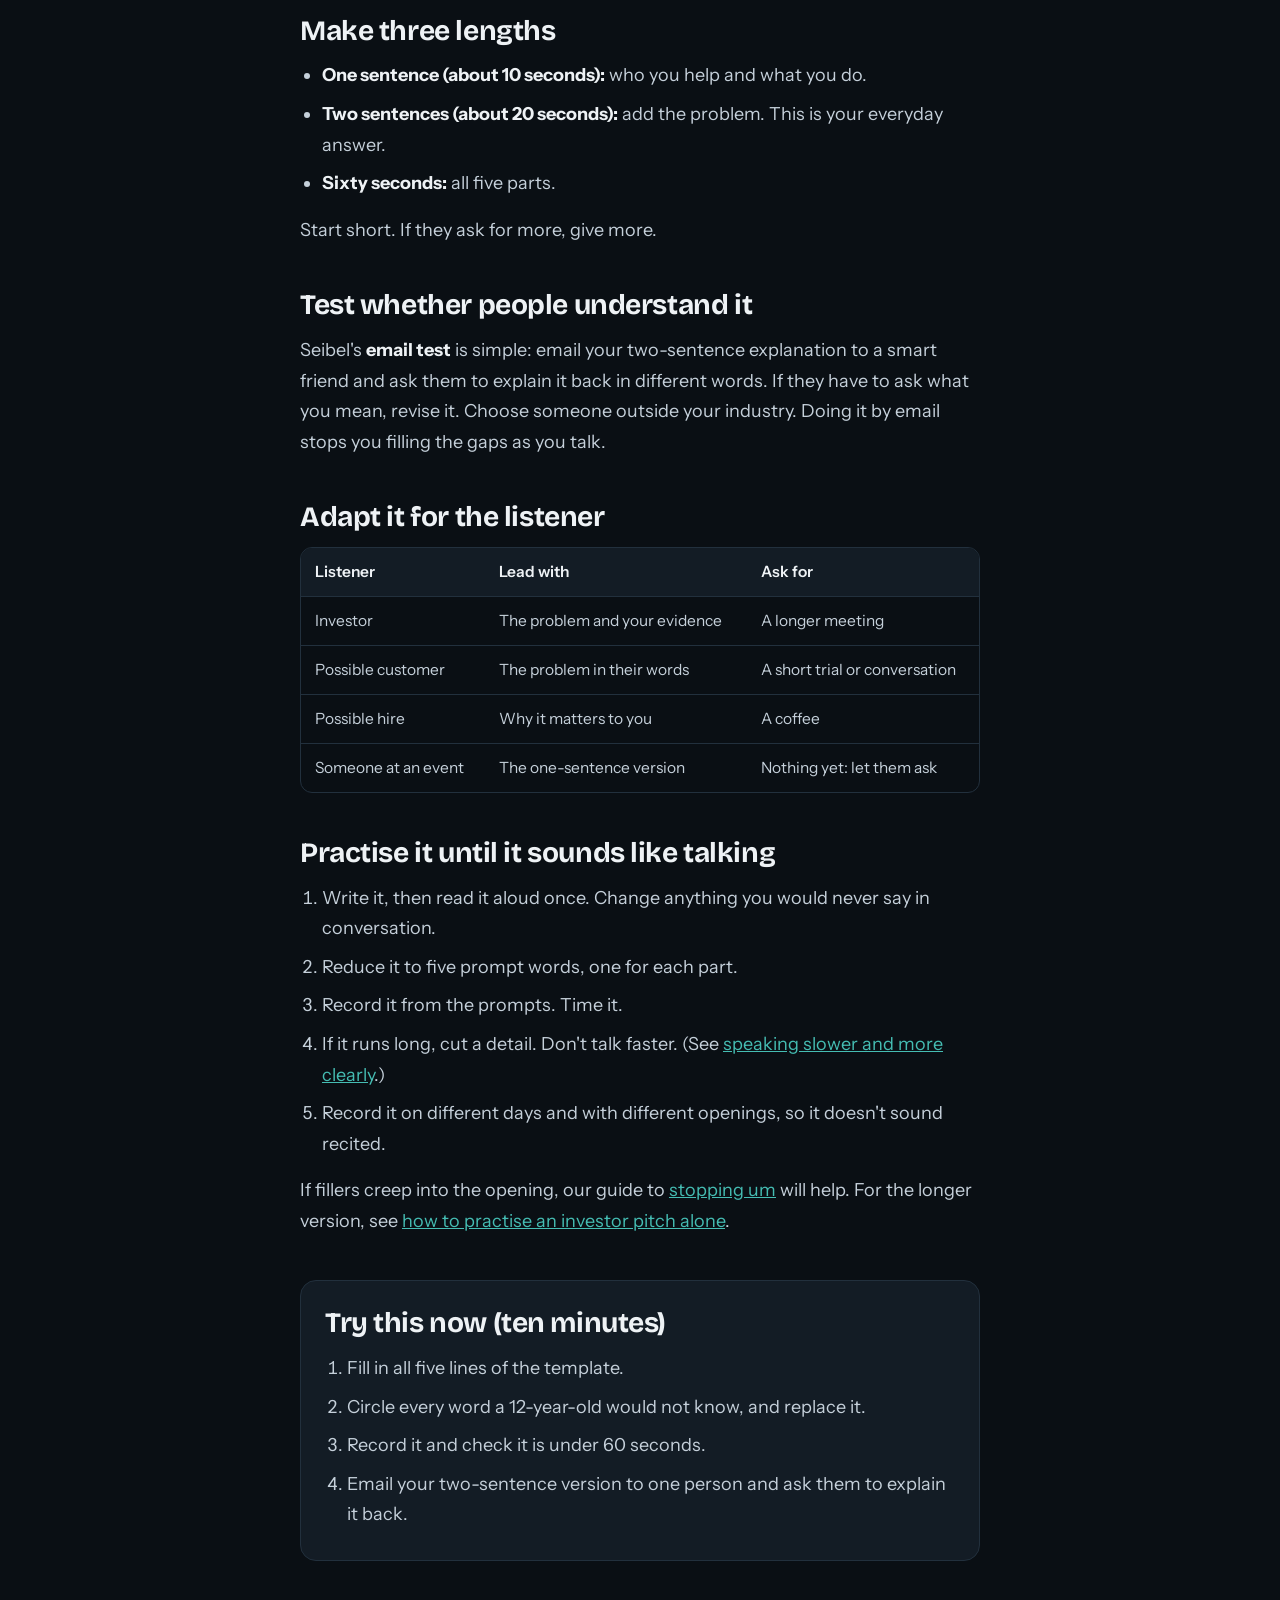
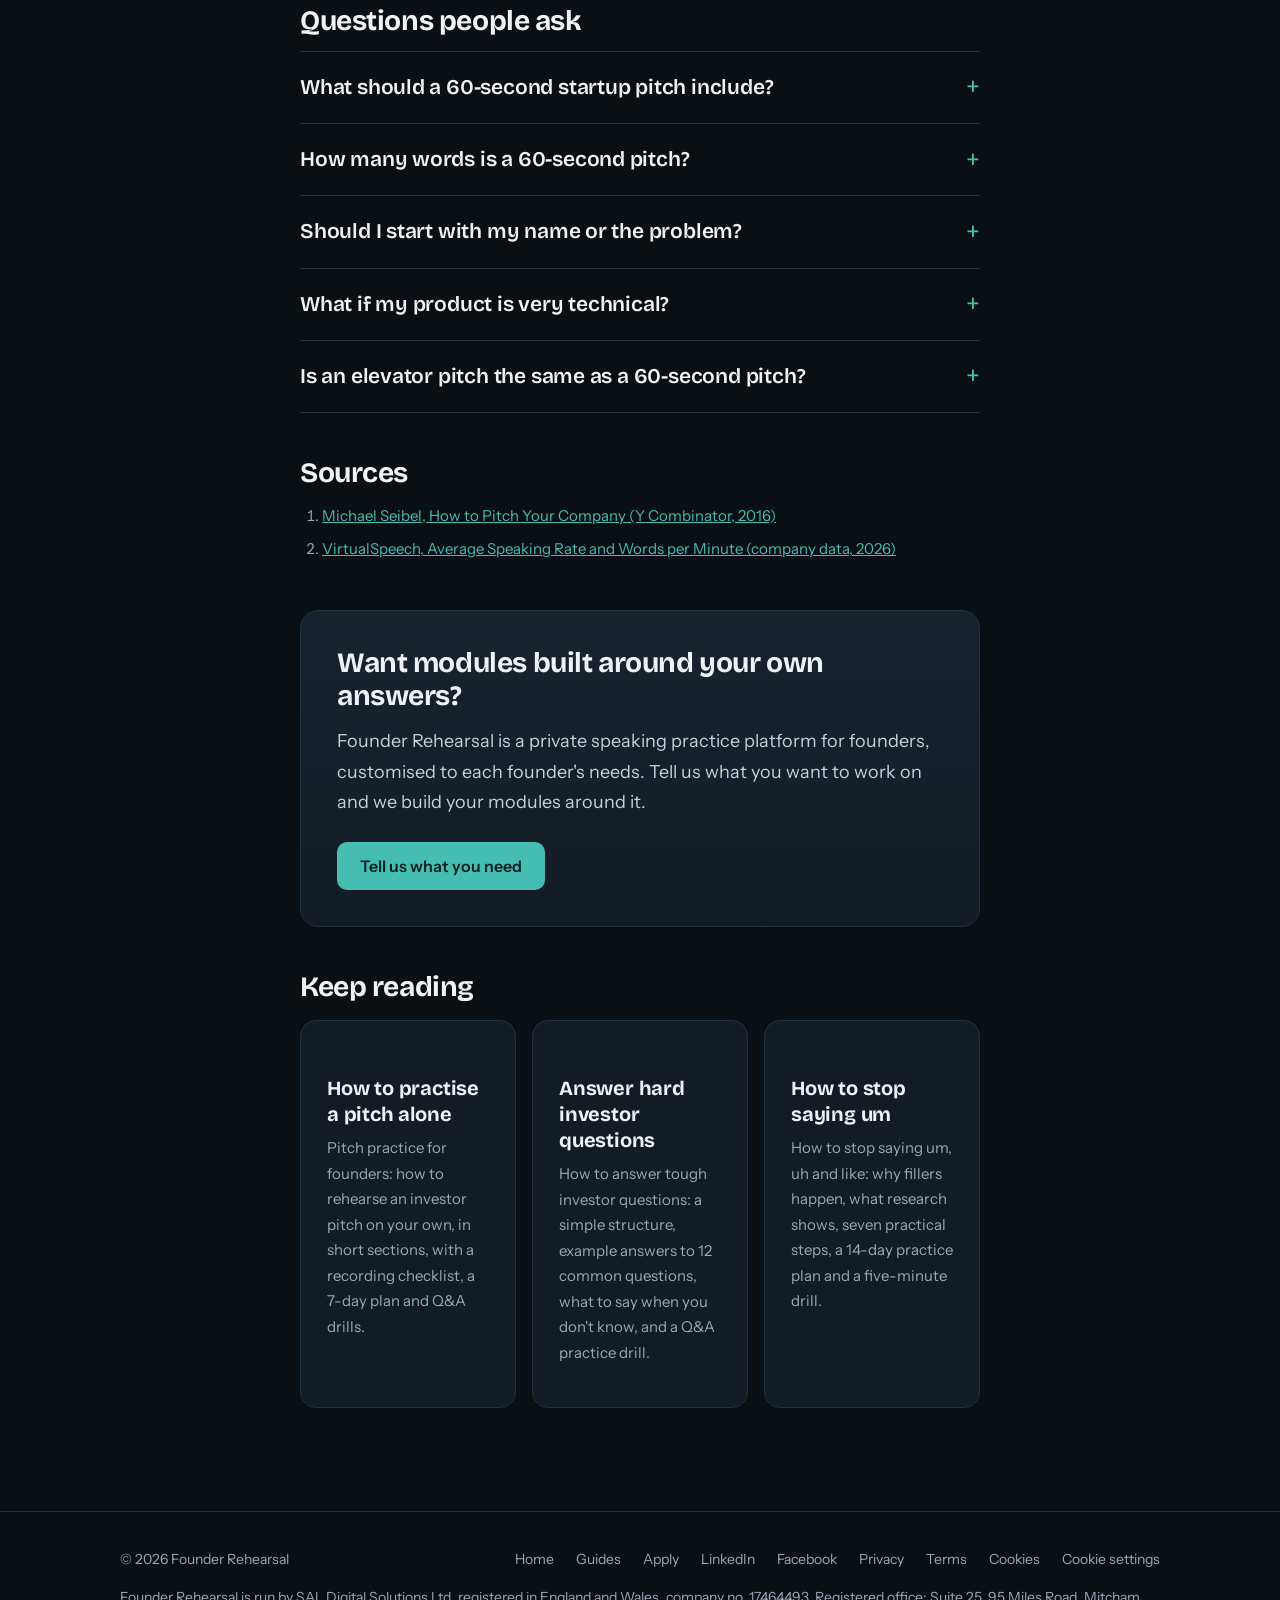
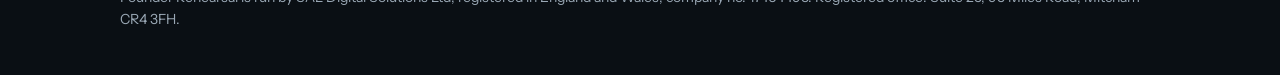
<file: founders/guides/explain-your-startup-in-60-seconds/index.html>
<!doctype html>
<html lang="en-GB">
<head>
<meta charset="utf-8">
<meta name="viewport" content="width=device-width,initial-scale=1,viewport-fit=cover">
<title>How to Explain Your Startup in 60 Seconds (Template)</title>
<meta name="description" content="Explain your startup in 60 seconds with a five-part template, worked examples, a two-sentence version, common mistakes and a way to practise it aloud.">
<link rel="canonical" href="https://founderrehearsal.com/guides/explain-your-startup-in-60-seconds/">
<meta name="robots" content="index,follow,max-image-preview:large,max-snippet:-1">
<meta name="theme-color" content="#0A0F14">
<meta property="og:type" content="article">
<meta property="og:site_name" content="Founder Rehearsal">
<meta property="og:title" content="How to Explain Your Startup in 60 Seconds (Template)">
<meta property="og:description" content="Explain your startup in 60 seconds with a five-part template, worked examples, a two-sentence version, common mistakes and a way to practise it aloud.">
<meta property="og:url" content="https://founderrehearsal.com/guides/explain-your-startup-in-60-seconds/">
<meta property="og:image" content="https://founderrehearsal.com/assets/og.png">
<meta property="og:image:width" content="1200">
<meta property="og:image:height" content="630">
<meta property="og:locale" content="en_GB">
<meta property="article:published_time" content="2026-11-15">
<meta property="article:modified_time" content="2026-11-25">
<meta name="twitter:card" content="summary_large_image">
<link rel="icon" href="../../assets/favicon.svg" type="image/svg+xml">
<link rel="apple-touch-icon" href="../../assets/apple-touch-icon.png">
<link rel="preload" href="../../assets/fonts/bricolage.woff2" as="font" type="font/woff2" crossorigin>
<link rel="preload" href="../../assets/fonts/instrument.woff2" as="font" type="font/woff2" crossorigin>
<link rel="stylesheet" href="../../styles.css">
<script>document.documentElement.classList.add('js')</script>
<script type="application/ld+json">{"@context":"https://schema.org","@graph":[{"@type":"Organization","@id":"https://founderrehearsal.com/#org","name":"Founder Rehearsal","url":"https://founderrehearsal.com/","description":"Founder Rehearsal is a private speaking practice platform for founders, customised to each founder's needs."},{"@type":"BlogPosting","@id":"https://founderrehearsal.com/guides/explain-your-startup-in-60-seconds/#article","headline":"How to explain your startup in 60 seconds","description":"Explain your startup in 60 seconds with a five-part template, worked examples, a two-sentence version, common mistakes and a way to practise it aloud.","datePublished":"2026-11-15","dateModified":"2026-11-25","inLanguage":"en-GB","wordCount":823,"mainEntityOfPage":"https://founderrehearsal.com/guides/explain-your-startup-in-60-seconds/","author":{"@id":"https://founderrehearsal.com/#org"},"publisher":{"@id":"https://founderrehearsal.com/#org"},"image":"https://founderrehearsal.com/assets/og.png","citation":["https://www.ycombinator.com/blog/how-to-pitch-your-company/","https://virtualspeech.com/blog/average-speaking-rate-words-per-minute"]},{"@type":"FAQPage","mainEntity":[{"@type":"Question","name":"What should a 60-second startup pitch include?","acceptedAnswer":{"@type":"Answer","text":"Who it is for, the problem, what you do, one piece of real evidence and a clear next step."}},{"@type":"Question","name":"How many words is a 60-second pitch?","acceptedAnswer":{"@type":"Answer","text":"About 120 to 150 words at a steady pace. Fewer words are fine if every part is clear."}},{"@type":"Question","name":"Should I start with my name or the problem?","acceptedAnswer":{"@type":"Answer","text":"Give your name briefly if the listener doesn't know it, then get to who you help and what you do straight away."}},{"@type":"Question","name":"What if my product is very technical?","acceptedAnswer":{"@type":"Answer","text":"Describe what changes for the person who uses it. Keep the technical explanation for the follow-up question."}},{"@type":"Question","name":"Is an elevator pitch the same as a 60-second pitch?","acceptedAnswer":{"@type":"Answer","text":"The terms are often used for the same thing: a short explanation that makes someone want to know more. Keep a shorter version too."}}]},{"@type":"BreadcrumbList","itemListElement":[{"@type":"ListItem","position":1,"name":"Founder Rehearsal","item":"https://founderrehearsal.com/"},{"@type":"ListItem","position":2,"name":"Guides","item":"https://founderrehearsal.com/guides/"},{"@type":"ListItem","position":3,"name":"Explain your startup in 60 seconds","item":"https://founderrehearsal.com/guides/explain-your-startup-in-60-seconds/"}]}]}</script>
</head>
<body>
<a class="skip" href="#main">Skip to content</a>
<header class="nav" id="nav"><div class="wrap">
    <a class="brand" href="../../" aria-label="Founder Rehearsal home"><svg viewBox="0 0 64 64" aria-hidden="true"><rect width="64" height="64" rx="14" fill="#131C25"/><polygon points="26,9 38,9 52,50 12,50" fill="#45BDB3" opacity=".3"/><circle cx="32" cy="30" r="6.5" fill="#45BDB3"/><path d="M22 50V46a10 10 0 0 1 20 0v4z" fill="#45BDB3"/></svg>Founder Rehearsal</a>
    <nav aria-label="Main"><ul class="nav-links"><li><a href="../../guides/">Guides</a></li><li class="keep"><a class="btn btn-primary btn-sm" href="../../#apply">Apply</a></li></ul></nav>
  </div></header>
<main id="main">
<article class="article wrap">
  <nav class="crumbs" aria-label="Breadcrumb"><a href="../../">Home</a> / <a href="../">Guides</a> / <span aria-current="page">Explain your startup in 60 seconds</span></nav>
  <h1>How to explain your startup in 60 seconds</h1>
  <p class="byline">By the Founder Rehearsal team &middot; Updated <time datetime="2026-11-25">25 November 2026</time> &middot; 4 min read</p>
  <div class="post-hero" aria-hidden="true"><svg class="cover" viewBox="0 0 760 230" role="img" aria-label="Explain your startup in 60 seconds." preserveAspectRatio="xMidYMid slice"><defs><radialGradient id="gp-explain-your-startup-in-60-seconds" cx="78%" cy="40%" r="70%"><stop offset="0" stop-color="#45BDB3" stop-opacity=".22"/><stop offset="1" stop-color="#45BDB3" stop-opacity="0"/></radialGradient></defs><rect width="760" height="230" fill="#0E151C"/><rect width="760" height="230" fill="url(#gp-explain-your-startup-in-60-seconds)"/><circle cx="592" cy="122" r="74" fill="none" stroke="#22303D" stroke-width="12"/><circle cx="592" cy="122" r="74" fill="none" stroke="#45BDB3" stroke-width="12" stroke-linecap="round" stroke-dasharray="465" stroke-dashoffset="155" transform="rotate(-90 592 122)"/><text x="592" y="138" text-anchor="middle" font-family="Bricolage Grotesque,Segoe UI,sans-serif" font-weight="800" font-size="46" fill="#EEF2F5">0:60</text><g font-family="Bricolage Grotesque,Segoe UI,sans-serif" font-weight="800" font-size="40" letter-spacing="-1"><text x="36" y="86" fill="#EEF2F5">Explain</text><text x="36" y="132" fill="#EEF2F5">your startup</text><text x="36" y="178" fill="#45BDB3">in 60 seconds.</text></g></svg></div>
  <p class="answer"><strong>The short answer.</strong> Use five parts in order: who it is for, the problem they have, what you do, one piece of real evidence, and what you want from the listener. Use plain words, and keep a two-sentence version ready.</p>
  <nav class="toc" aria-label="On this page"><p>On this page</p><ol>
<li><a href="#what-a-60-second-pitch-is-for">What a 60-second pitch is for</a></li>
<li><a href="#the-five-part-template">The five-part template</a></li>
<li><a href="#a-worked-example">A worked example</a></li>
<li><a href="#before-and-after">Before and after</a></li>
<li><a href="#what-if-you-have-no-traction-yet">What if you have no traction yet?</a></li>
<li><a href="#make-three-lengths">Make three lengths</a></li>
<li><a href="#test-whether-people-understand-it">Test whether people understand it</a></li>
<li><a href="#adapt-it-for-the-listener">Adapt it for the listener</a></li>
<li><a href="#practise-it-until-it-sounds-like-talking">Practise it until it sounds like talking</a></li>
<li><a href="#faq">Questions people ask</a></li>
<li><a href="#sources">Sources</a></li>
  </ol></nav>
<p>"So what do you do?" is the question you will answer more than any other. A long, tangled answer loses people early. A clear one earns the follow-up question, which is the real goal of a 60-second explanation.</p>

<h2 id="what-a-60-second-pitch-is-for">What a 60-second pitch is for</h2>
<p>You are not trying to explain everything. In <a href="https://www.ycombinator.com/blog/how-to-pitch-your-company/" rel="noopener">How to Pitch Your Company</a>, Y Combinator's Michael Seibel writes about this kind of question that the aim is to make the listener interested enough to ask more, not to make them understand your whole business. He also advises explaining what you do in the simplest language possible, and removing jargon, marketing speak and ambiguous words such as "platform".</p>

<h2 id="the-five-part-template">The five-part template</h2>
<div class="table-wrap"><table>
<thead><tr><th>Part</th><th>Fill in</th><th>About</th></tr></thead>
<tbody>
<tr><td>1. Who</td><td>"We help [specific group] ..."</td><td>5 seconds</td></tr>
<tr><td>2. Problem</td><td>"... who currently [what goes wrong, in everyday words]."</td><td>15 seconds</td></tr>
<tr><td>3. What you do</td><td>"We [the action your product takes], so they can [result they want]."</td><td>15 seconds</td></tr>
<tr><td>4. Evidence</td><td>"So far, [one true fact: customers, usage, revenue, a pilot or interviews]."</td><td>15 seconds</td></tr>
<tr><td>5. Next step</td><td>"We're looking for [one clear request]."</td><td>10 seconds</td></tr>
</tbody>
</table></div>
<p>At a speaking rate of 120 to 150 words a minute, 60 seconds is about 120 to 150 words. Fewer is fine, and leaves room to pause.</p>

<h2 id="a-worked-example">A worked example</h2>
<p>The company below is made up to show the structure.</p>
<blockquote>"We help small dental practices that lose money when patients don't turn up. Reception staff chase people by phone between other jobs, so many reminders never happen. We send the reminders automatically and fill cancelled slots from a waiting list. We're running our first pilot now, and the practice manager checks it each morning. We're looking for three more practices to test it with."</blockquote>
<p>Notice that there is no "AI-powered end-to-end engagement platform". A listener can picture the receptionist and the empty chair.</p>

<h2 id="before-and-after">Before and after</h2>
<div class="table-wrap"><table>
<thead><tr><th>Hard to follow</th><th>Clearer</th></tr></thead>
<tbody>
<tr><td>"We're a next-generation platform leveraging automation to optimise workflows."</td><td>"We fill empty appointment slots for dental practices."</td></tr>
<tr><td>"We serve SMEs across multiple verticals."</td><td>"We work with independent cafés."</td></tr>
<tr><td>"We've seen strong traction."</td><td>"Four cafés use it every week." (only if it is true)</td></tr>
<tr><td>"What do you think?"</td><td>"Could you introduce us to one café owner?"</td></tr>
</tbody>
</table></div>

<h2 id="what-if-you-have-no-traction-yet">What if you have no traction yet?</h2>
<p>Do not invent it, and do not stretch it. Say what you have done: "We've interviewed 20 practice managers", "We have a working prototype", or "We start our first pilot next month". Use your own real numbers. An honest early fact is stronger than a vague claim.</p>

<h2 id="make-three-lengths">Make three lengths</h2>
<ul>
<li><strong>One sentence (about 10 seconds):</strong> who you help and what you do.</li>
<li><strong>Two sentences (about 20 seconds):</strong> add the problem. This is your everyday answer.</li>
<li><strong>Sixty seconds:</strong> all five parts.</li>
</ul>
<p>Start short. If they ask for more, give more.</p>

<h2 id="test-whether-people-understand-it">Test whether people understand it</h2>
<p>Seibel's <strong>email test</strong> is simple: email your two-sentence explanation to a smart friend and ask them to explain it back in different words. If they have to ask what you mean, revise it. Choose someone outside your industry. Doing it by email stops you filling the gaps as you talk.</p>

<h2 id="adapt-it-for-the-listener">Adapt it for the listener</h2>
<div class="table-wrap"><table>
<thead><tr><th>Listener</th><th>Lead with</th><th>Ask for</th></tr></thead>
<tbody>
<tr><td>Investor</td><td>The problem and your evidence</td><td>A longer meeting</td></tr>
<tr><td>Possible customer</td><td>The problem in their words</td><td>A short trial or conversation</td></tr>
<tr><td>Possible hire</td><td>Why it matters to you</td><td>A coffee</td></tr>
<tr><td>Someone at an event</td><td>The one-sentence version</td><td>Nothing yet: let them ask</td></tr>
</tbody>
</table></div>

<h2 id="practise-it-until-it-sounds-like-talking">Practise it until it sounds like talking</h2>
<ol>
<li>Write it, then read it aloud once. Change anything you would never say in conversation.</li>
<li>Reduce it to five prompt words, one for each part.</li>
<li>Record it from the prompts. Time it.</li>
<li>If it runs long, cut a detail. Don't talk faster. (See <a href="../speak-slower-and-clearer/">speaking slower and more clearly</a>.)</li>
<li>Record it on different days and with different openings, so it doesn't sound recited.</li>
</ol>
<p>If fillers creep into the opening, our guide to <a href="../stop-saying-um/">stopping um</a> will help. For the longer version, see <a href="../pitch-practice-for-founders/">how to practise an investor pitch alone</a>.</p>

<div class="drill"><h2 id="try-this-now-ten-minutes">Try this now (ten minutes)</h2><ol><li>Fill in all five lines of the template.</li><li>Circle every word a 12-year-old would not know, and replace it.</li><li>Record it and check it is under 60 seconds.</li><li>Email your two-sentence version to one person and ask them to explain it back.</li></ol></div>
  <h2 id="faq">Questions people ask</h2>
  <div class="faq">
<details><summary>What should a 60-second startup pitch include?</summary><p>Who it is for, the problem, what you do, one piece of real evidence and a clear next step.</p></details>
<details><summary>How many words is a 60-second pitch?</summary><p>About 120 to 150 words at a steady pace. Fewer words are fine if every part is clear.</p></details>
<details><summary>Should I start with my name or the problem?</summary><p>Give your name briefly if the listener doesn't know it, then get to who you help and what you do straight away.</p></details>
<details><summary>What if my product is very technical?</summary><p>Describe what changes for the person who uses it. Keep the technical explanation for the follow-up question.</p></details>
<details><summary>Is an elevator pitch the same as a 60-second pitch?</summary><p>The terms are often used for the same thing: a short explanation that makes someone want to know more. Keep a shorter version too.</p></details>
  </div>
  <h2 id="sources">Sources</h2>
  <ol class="sources">
<li><a href="https://www.ycombinator.com/blog/how-to-pitch-your-company/" rel="noopener">Michael Seibel, How to Pitch Your Company (Y Combinator, 2016)</a></li>
<li><a href="https://virtualspeech.com/blog/average-speaking-rate-words-per-minute" rel="noopener">VirtualSpeech, Average Speaking Rate and Words per Minute (company data, 2026)</a></li>
  </ol>
  <aside class="cta-card"><h2>Want modules built around your own answers?</h2><p>Founder Rehearsal is a private speaking practice platform for founders, customised to each founder's needs. Tell us what you want to work on and we build your modules around it.</p><a class="btn btn-primary" href="../../#apply">Tell us what you need</a></aside>
  <h2>Keep reading</h2>
  <div class="grid g3 rel"><a class="card" href="../pitch-practice-for-founders/"><h3>How to practise a pitch alone</h3><p>Pitch practice for founders: how to rehearse an investor pitch on your own, in short sections, with a recording checklist, a 7-day plan and Q&amp;A drills.</p></a><a class="card" href="../answer-investor-questions/"><h3>Answer hard investor questions</h3><p>How to answer tough investor questions: a simple structure, example answers to 12 common questions, what to say when you don't know, and a Q&amp;A practice drill.</p></a><a class="card" href="../stop-saying-um/"><h3>How to stop saying um</h3><p>How to stop saying um, uh and like: why fillers happen, what research shows, seven practical steps, a 14-day practice plan and a five-minute drill.</p></a></div>
</article>
</main>
<footer><div class="wrap"><span>&copy; <span id="yr">2026</span> Founder Rehearsal</span><nav aria-label="Footer"><a href="../../">Home</a><a href="../">Guides</a><a href="../../#apply">Apply</a><a href="https://www.linkedin.com/company/founderrehearsal/" rel="noopener">LinkedIn</a><a href="https://www.facebook.com/profile.php?id=61596932642948" rel="noopener">Facebook</a><a href="../../privacy/">Privacy</a><a href="../../terms/">Terms</a><a href="../../cookies/">Cookies</a></nav><p style="flex-basis:100%;margin:0">Founder Rehearsal is run by SAL Digital Solutions Ltd, registered in England and Wales, company no. 17464493. Registered office: Suite 25, 95 Miles Road, Mitcham CR4 3FH.</p></div></footer>
<script>var n=document.getElementById('nav');addEventListener('scroll',function(){n.classList.toggle('scrolled',scrollY>8)},{passive:true});document.getElementById('yr').textContent=new Date().getFullYear();</script>
<script src="../../analytics.js?v=04e1a057"></script>
</body></html>
</file>
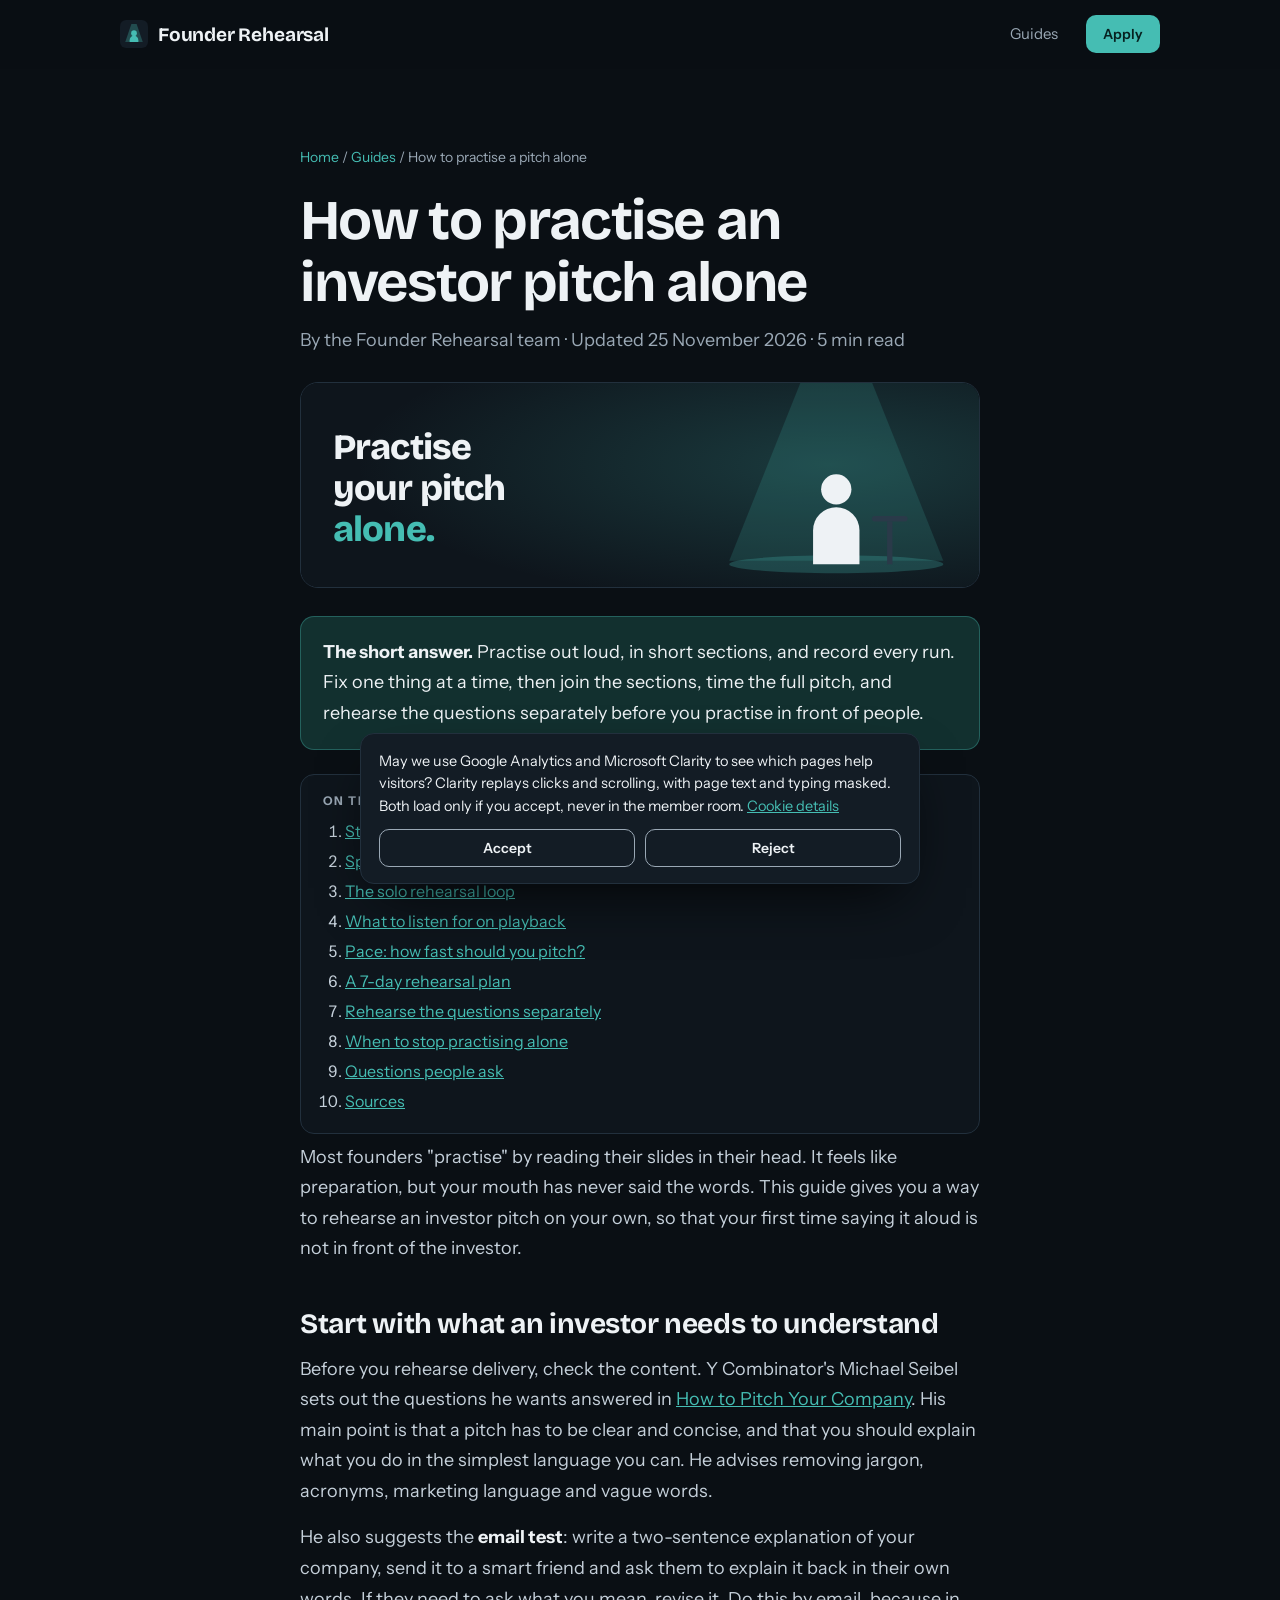
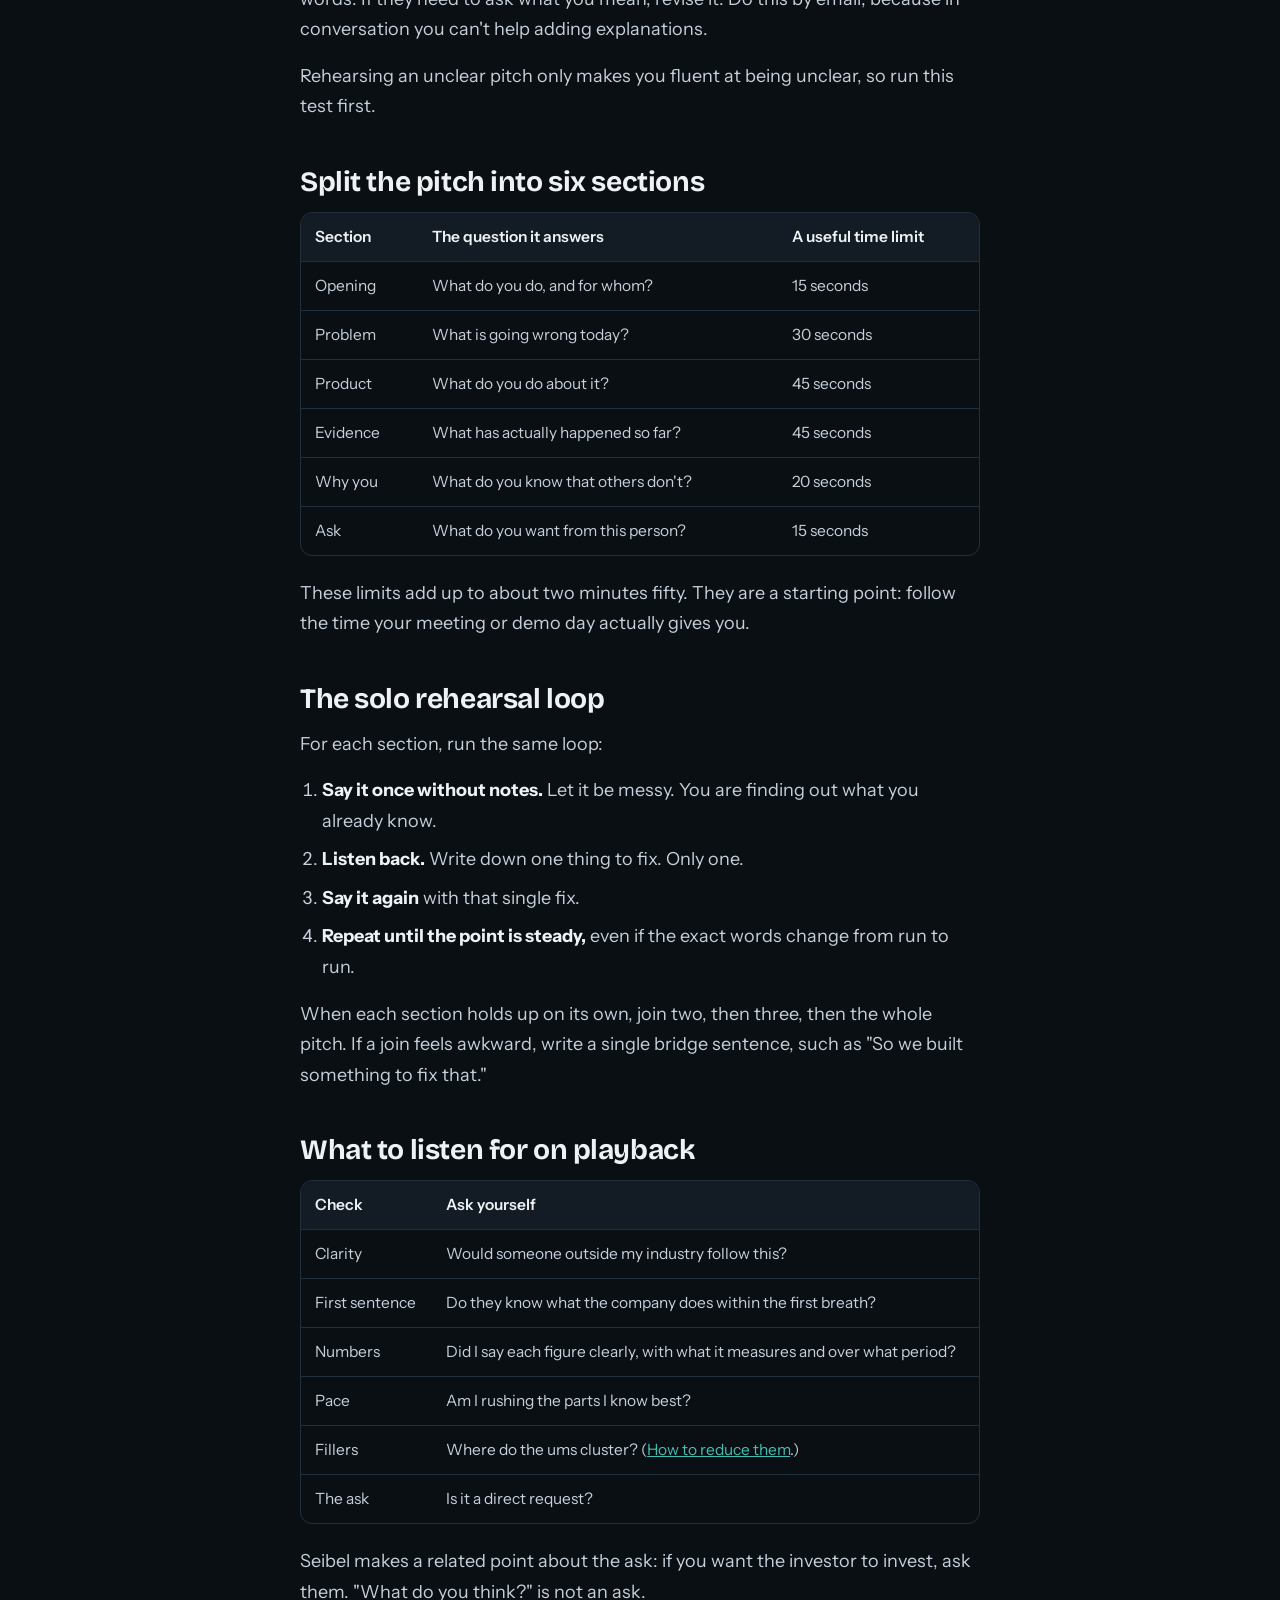
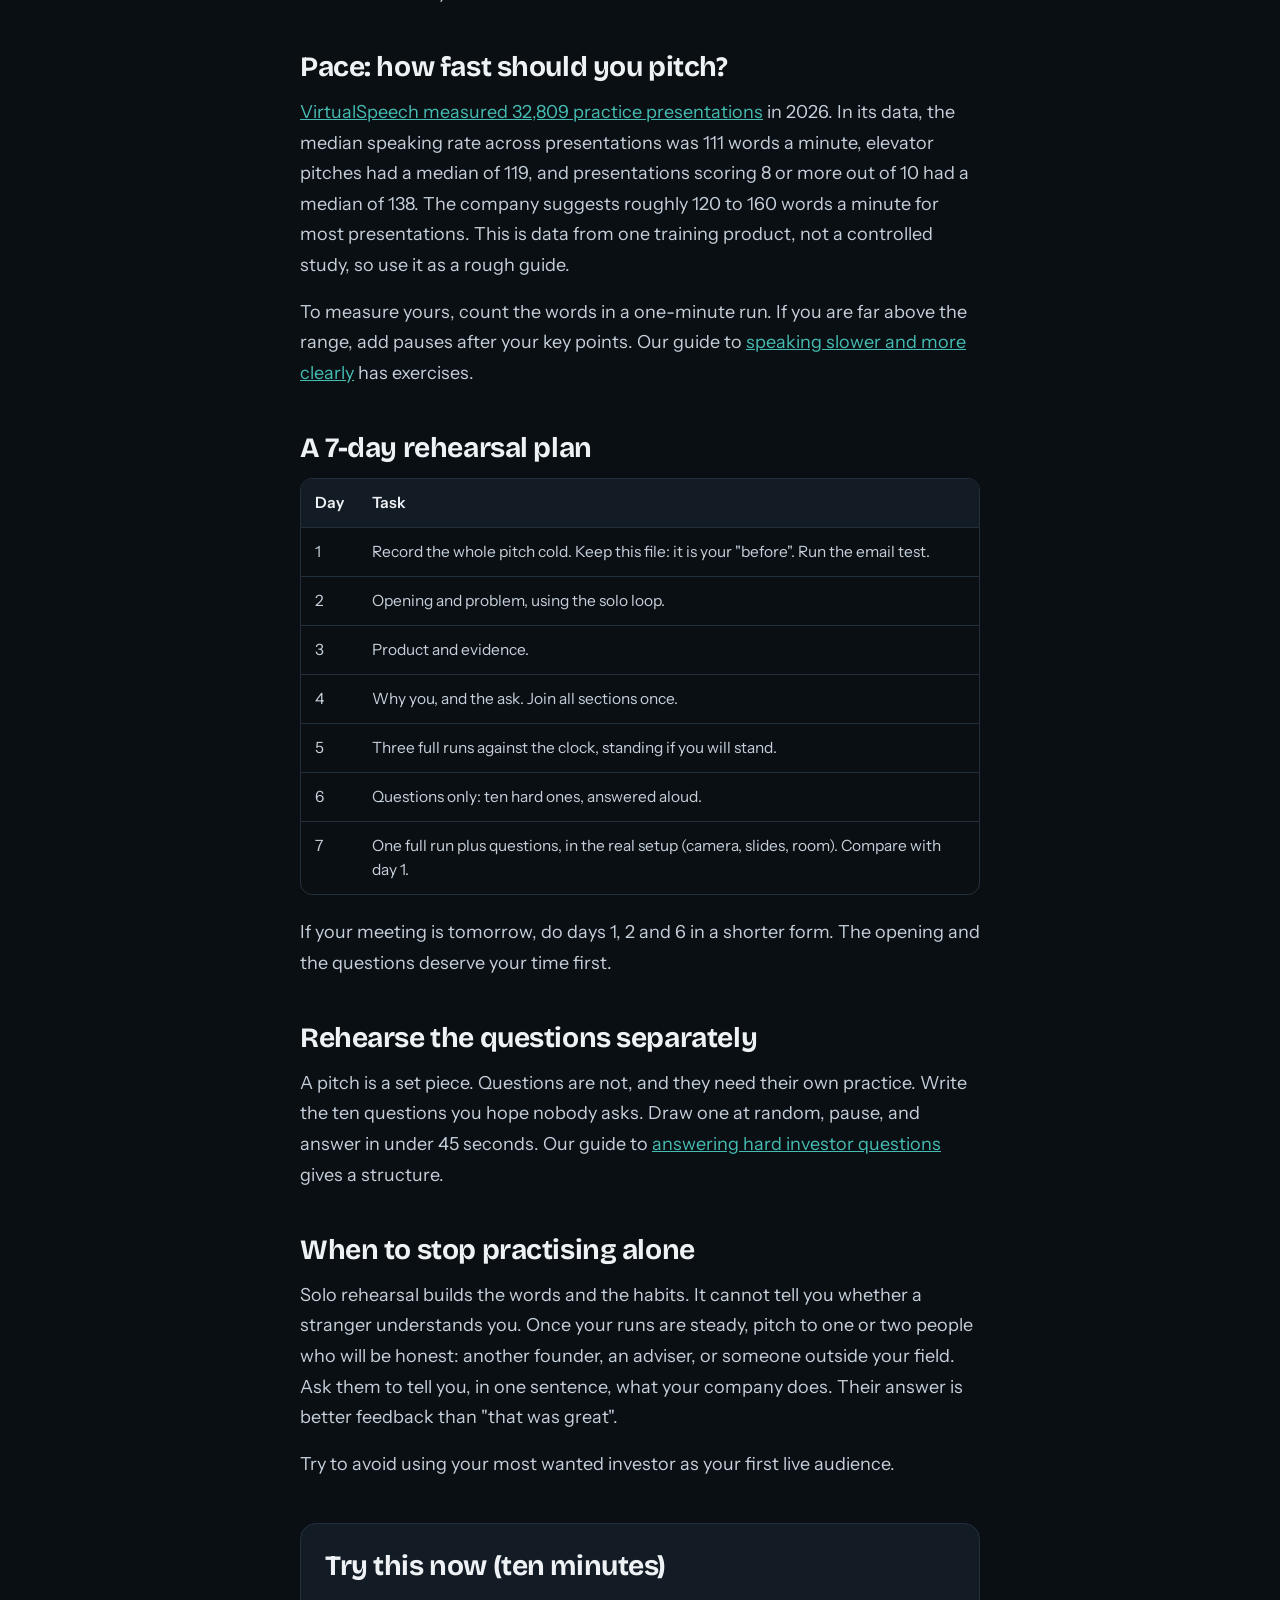
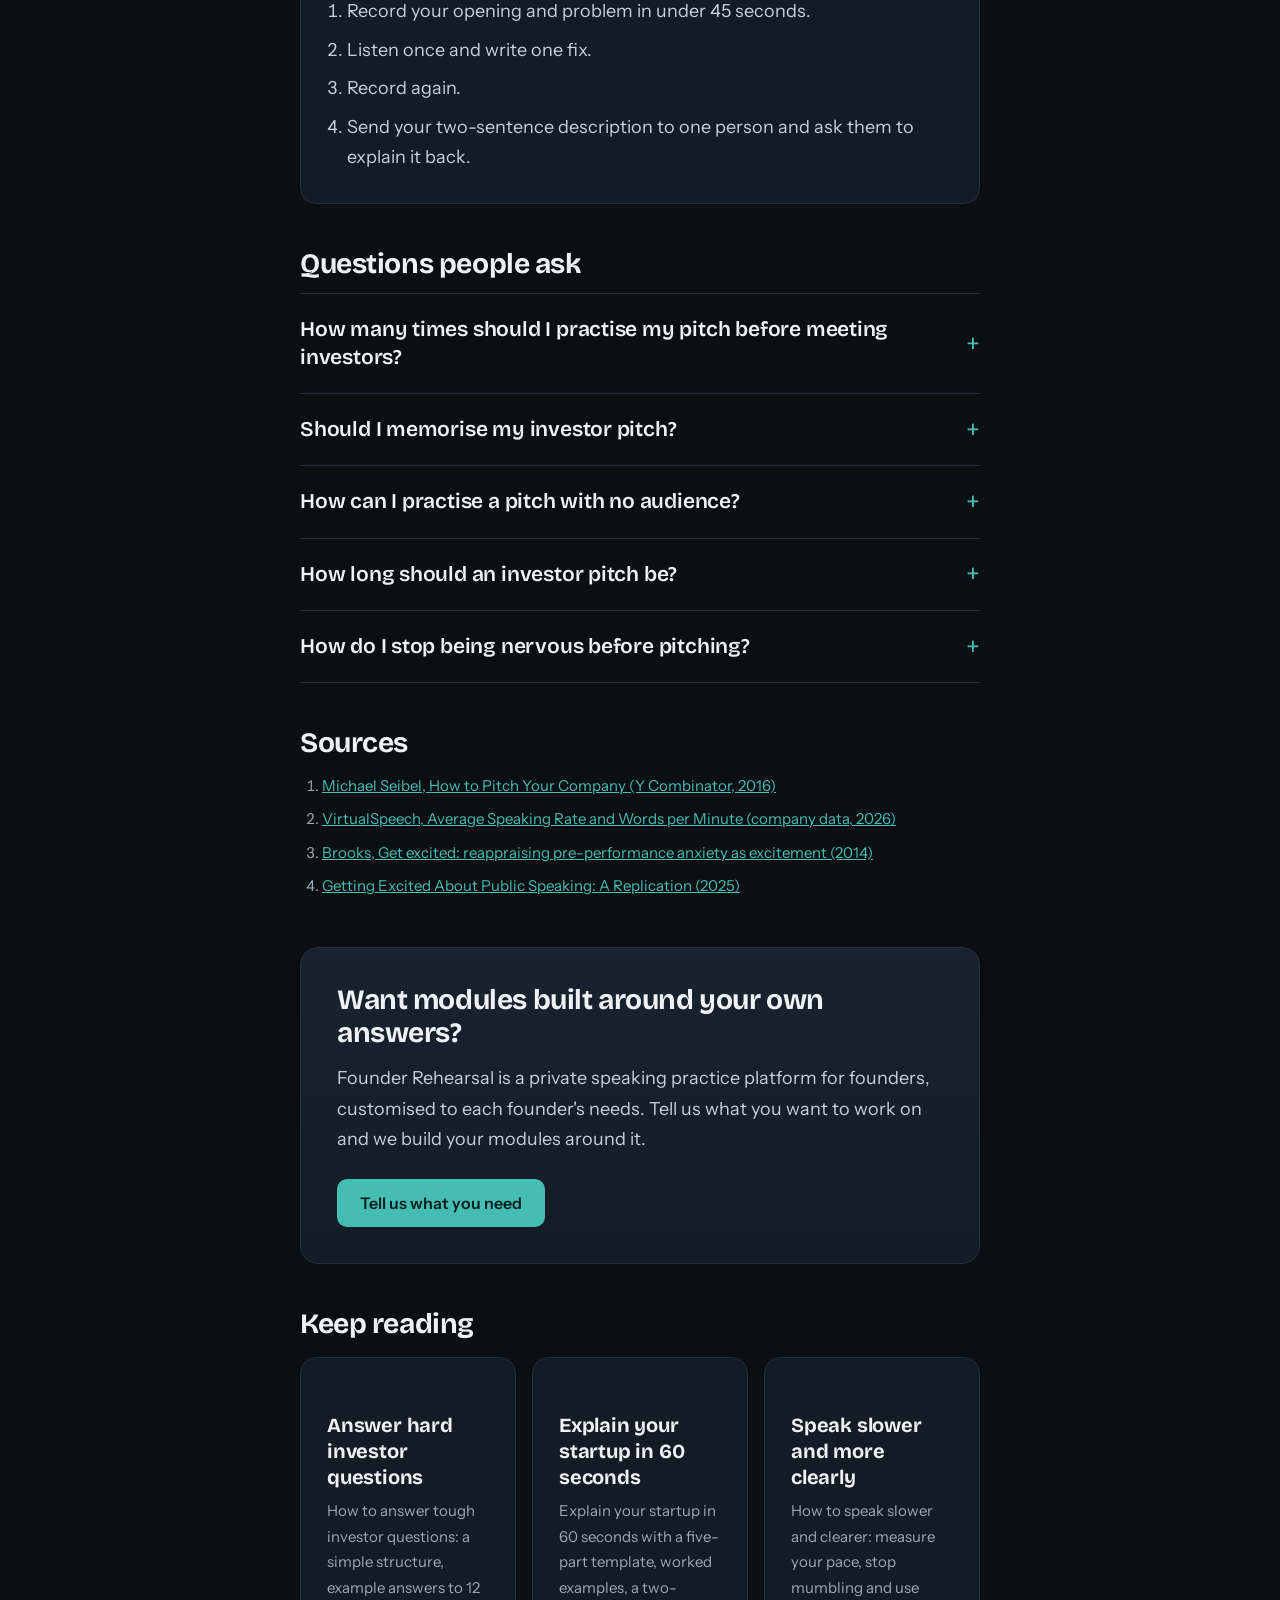
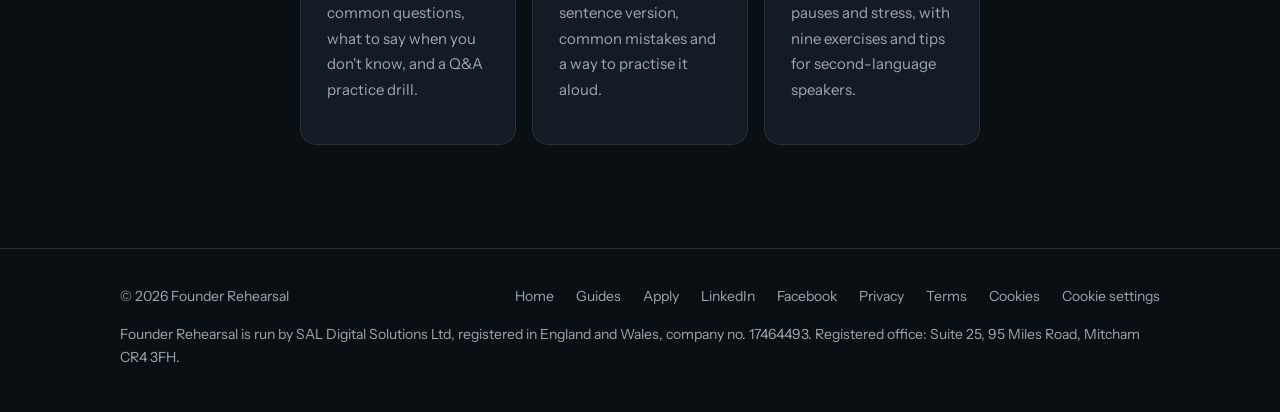
<file: founders/guides/pitch-practice-for-founders/index.html>
<!doctype html>
<html lang="en-GB">
<head>
<meta charset="utf-8">
<meta name="viewport" content="width=device-width,initial-scale=1,viewport-fit=cover">
<title>How to Practise an Investor Pitch Alone: A Founder's Plan</title>
<meta name="description" content="Pitch practice for founders: how to rehearse an investor pitch on your own, in short sections, with a recording checklist, a 7-day plan and Q&amp;A drills.">
<link rel="canonical" href="https://founderrehearsal.com/guides/pitch-practice-for-founders/">
<meta name="robots" content="index,follow,max-image-preview:large,max-snippet:-1">
<meta name="theme-color" content="#0A0F14">
<meta property="og:type" content="article">
<meta property="og:site_name" content="Founder Rehearsal">
<meta property="og:title" content="How to Practise an Investor Pitch Alone: A Founder's Plan">
<meta property="og:description" content="Pitch practice for founders: how to rehearse an investor pitch on your own, in short sections, with a recording checklist, a 7-day plan and Q&amp;A drills.">
<meta property="og:url" content="https://founderrehearsal.com/guides/pitch-practice-for-founders/">
<meta property="og:image" content="https://founderrehearsal.com/assets/og.png">
<meta property="og:image:width" content="1200">
<meta property="og:image:height" content="630">
<meta property="og:locale" content="en_GB">
<meta property="article:published_time" content="2026-11-15">
<meta property="article:modified_time" content="2026-11-25">
<meta name="twitter:card" content="summary_large_image">
<link rel="icon" href="../../assets/favicon.svg" type="image/svg+xml">
<link rel="apple-touch-icon" href="../../assets/apple-touch-icon.png">
<link rel="preload" href="../../assets/fonts/bricolage.woff2" as="font" type="font/woff2" crossorigin>
<link rel="preload" href="../../assets/fonts/instrument.woff2" as="font" type="font/woff2" crossorigin>
<link rel="stylesheet" href="../../styles.css">
<script>document.documentElement.classList.add('js')</script>
<script type="application/ld+json">{"@context":"https://schema.org","@graph":[{"@type":"Organization","@id":"https://founderrehearsal.com/#org","name":"Founder Rehearsal","url":"https://founderrehearsal.com/","description":"Founder Rehearsal is a private speaking practice platform for founders, customised to each founder's needs."},{"@type":"BlogPosting","@id":"https://founderrehearsal.com/guides/pitch-practice-for-founders/#article","headline":"How to practise an investor pitch alone","description":"Pitch practice for founders: how to rehearse an investor pitch on your own, in short sections, with a recording checklist, a 7-day plan and Q&A drills.","datePublished":"2026-11-15","dateModified":"2026-11-25","inLanguage":"en-GB","wordCount":1018,"mainEntityOfPage":"https://founderrehearsal.com/guides/pitch-practice-for-founders/","author":{"@id":"https://founderrehearsal.com/#org"},"publisher":{"@id":"https://founderrehearsal.com/#org"},"image":"https://founderrehearsal.com/assets/og.png","citation":["https://www.ycombinator.com/blog/how-to-pitch-your-company/","https://virtualspeech.com/blog/average-speaking-rate-words-per-minute","https://pubmed.ncbi.nlm.nih.gov/24364682/","https://doi.org/10.58734/plc-2025-0011"]},{"@type":"FAQPage","mainEntity":[{"@type":"Question","name":"How many times should I practise my pitch before meeting investors?","acceptedAnswer":{"@type":"Answer","text":"There is no proven number. Keep going until each section stays clear without notes, you finish within the time limit, and you can answer your hardest questions briefly."}},{"@type":"Question","name":"Should I memorise my investor pitch?","acceptedAnswer":{"@type":"Answer","text":"Memorise your first sentence, your key numbers and your ask. For the rest, learn the order of points so you can recover if you are interrupted."}},{"@type":"Question","name":"How can I practise a pitch with no audience?","acceptedAnswer":{"@type":"Answer","text":"Record yourself on your phone, listen back, fix one thing and record again. Rehearse in short sections first, then join them and time the full run."}},{"@type":"Question","name":"How long should an investor pitch be?","acceptedAnswer":{"@type":"Answer","text":"Use the time you are given. For a first conversation, prepare a version of about 60 seconds and a fuller one of about three minutes so you can adjust."}},{"@type":"Question","name":"How do I stop being nervous before pitching?","acceptedAnswer":{"@type":"Answer","text":"Practise aloud until your opening is automatic. One set of experiments also found that telling yourself \"I am excited\" helped people feel more excited than trying to calm down, though a later replication did not find better performance as judged by observers."}}]},{"@type":"BreadcrumbList","itemListElement":[{"@type":"ListItem","position":1,"name":"Founder Rehearsal","item":"https://founderrehearsal.com/"},{"@type":"ListItem","position":2,"name":"Guides","item":"https://founderrehearsal.com/guides/"},{"@type":"ListItem","position":3,"name":"How to practise a pitch alone","item":"https://founderrehearsal.com/guides/pitch-practice-for-founders/"}]}]}</script>
</head>
<body>
<a class="skip" href="#main">Skip to content</a>
<header class="nav" id="nav"><div class="wrap">
    <a class="brand" href="../../" aria-label="Founder Rehearsal home"><svg viewBox="0 0 64 64" aria-hidden="true"><rect width="64" height="64" rx="14" fill="#131C25"/><polygon points="26,9 38,9 52,50 12,50" fill="#45BDB3" opacity=".3"/><circle cx="32" cy="30" r="6.5" fill="#45BDB3"/><path d="M22 50V46a10 10 0 0 1 20 0v4z" fill="#45BDB3"/></svg>Founder Rehearsal</a>
    <nav aria-label="Main"><ul class="nav-links"><li><a href="../../guides/">Guides</a></li><li class="keep"><a class="btn btn-primary btn-sm" href="../../#apply">Apply</a></li></ul></nav>
  </div></header>
<main id="main">
<article class="article wrap">
  <nav class="crumbs" aria-label="Breadcrumb"><a href="../../">Home</a> / <a href="../">Guides</a> / <span aria-current="page">How to practise a pitch alone</span></nav>
  <h1>How to practise an investor pitch alone</h1>
  <p class="byline">By the Founder Rehearsal team &middot; Updated <time datetime="2026-11-25">25 November 2026</time> &middot; 5 min read</p>
  <div class="post-hero" aria-hidden="true"><svg class="cover" viewBox="0 0 760 230" role="img" aria-label="Practise your pitch alone." preserveAspectRatio="xMidYMid slice"><defs><radialGradient id="gp-pitch-practice-for-founders" cx="78%" cy="40%" r="70%"><stop offset="0" stop-color="#45BDB3" stop-opacity=".22"/><stop offset="1" stop-color="#45BDB3" stop-opacity="0"/></radialGradient></defs><rect width="760" height="230" fill="#0E151C"/><rect width="760" height="230" fill="url(#gp-pitch-practice-for-founders)"/><polygon points="560,0 640,0 720,200 480,200" fill="#45BDB3" opacity=".16"/><ellipse cx="600" cy="204" rx="120" ry="10" fill="#45BDB3" opacity=".25"/><circle cx="600" cy="120" r="17" fill="#EEF2F5"/><path d="M574 204v-38a26 26 0 0 1 52 0v38z" fill="#EEF2F5"/><rect x="640" y="150" width="40" height="6" rx="3" fill="#2A3A49"/><rect x="657" y="156" width="6" height="48" fill="#2A3A49"/><g font-family="Bricolage Grotesque,Segoe UI,sans-serif" font-weight="800" font-size="40" letter-spacing="-1"><text x="36" y="86" fill="#EEF2F5">Practise</text><text x="36" y="132" fill="#EEF2F5">your pitch</text><text x="36" y="178" fill="#45BDB3">alone.</text></g></svg></div>
  <p class="answer"><strong>The short answer.</strong> Practise out loud, in short sections, and record every run. Fix one thing at a time, then join the sections, time the full pitch, and rehearse the questions separately before you practise in front of people.</p>
  <nav class="toc" aria-label="On this page"><p>On this page</p><ol>
<li><a href="#start-with-what-an-investor-needs-to-understand">Start with what an investor needs to understand</a></li>
<li><a href="#split-the-pitch-into-six-sections">Split the pitch into six sections</a></li>
<li><a href="#the-solo-rehearsal-loop">The solo rehearsal loop</a></li>
<li><a href="#what-to-listen-for-on-playback">What to listen for on playback</a></li>
<li><a href="#pace-how-fast-should-you-pitch">Pace: how fast should you pitch?</a></li>
<li><a href="#a-7-day-rehearsal-plan">A 7-day rehearsal plan</a></li>
<li><a href="#rehearse-the-questions-separately">Rehearse the questions separately</a></li>
<li><a href="#when-to-stop-practising-alone">When to stop practising alone</a></li>
<li><a href="#faq">Questions people ask</a></li>
<li><a href="#sources">Sources</a></li>
  </ol></nav>
<p>Most founders "practise" by reading their slides in their head. It feels like preparation, but your mouth has never said the words. This guide gives you a way to rehearse an investor pitch on your own, so that your first time saying it aloud is not in front of the investor.</p>

<h2 id="start-with-what-an-investor-needs-to-understand">Start with what an investor needs to understand</h2>
<p>Before you rehearse delivery, check the content. Y Combinator's Michael Seibel sets out the questions he wants answered in <a href="https://www.ycombinator.com/blog/how-to-pitch-your-company/" rel="noopener">How to Pitch Your Company</a>. His main point is that a pitch has to be clear and concise, and that you should explain what you do in the simplest language you can. He advises removing jargon, acronyms, marketing language and vague words.</p>
<p>He also suggests the <strong>email test</strong>: write a two-sentence explanation of your company, send it to a smart friend and ask them to explain it back in their own words. If they need to ask what you mean, revise it. Do this by email, because in conversation you can't help adding explanations.</p>
<p>Rehearsing an unclear pitch only makes you fluent at being unclear, so run this test first.</p>

<h2 id="split-the-pitch-into-six-sections">Split the pitch into six sections</h2>
<div class="table-wrap"><table>
<thead><tr><th>Section</th><th>The question it answers</th><th>A useful time limit</th></tr></thead>
<tbody>
<tr><td>Opening</td><td>What do you do, and for whom?</td><td>15 seconds</td></tr>
<tr><td>Problem</td><td>What is going wrong today?</td><td>30 seconds</td></tr>
<tr><td>Product</td><td>What do you do about it?</td><td>45 seconds</td></tr>
<tr><td>Evidence</td><td>What has actually happened so far?</td><td>45 seconds</td></tr>
<tr><td>Why you</td><td>What do you know that others don't?</td><td>20 seconds</td></tr>
<tr><td>Ask</td><td>What do you want from this person?</td><td>15 seconds</td></tr>
</tbody>
</table></div>
<p>These limits add up to about two minutes fifty. They are a starting point: follow the time your meeting or demo day actually gives you.</p>

<h2 id="the-solo-rehearsal-loop">The solo rehearsal loop</h2>
<p>For each section, run the same loop:</p>
<ol>
<li><strong>Say it once without notes.</strong> Let it be messy. You are finding out what you already know.</li>
<li><strong>Listen back.</strong> Write down one thing to fix. Only one.</li>
<li><strong>Say it again</strong> with that single fix.</li>
<li><strong>Repeat until the point is steady,</strong> even if the exact words change from run to run.</li>
</ol>
<p>When each section holds up on its own, join two, then three, then the whole pitch. If a join feels awkward, write a single bridge sentence, such as "So we built something to fix that."</p>

<h2 id="what-to-listen-for-on-playback">What to listen for on playback</h2>
<div class="table-wrap"><table>
<thead><tr><th>Check</th><th>Ask yourself</th></tr></thead>
<tbody>
<tr><td>Clarity</td><td>Would someone outside my industry follow this?</td></tr>
<tr><td>First sentence</td><td>Do they know what the company does within the first breath?</td></tr>
<tr><td>Numbers</td><td>Did I say each figure clearly, with what it measures and over what period?</td></tr>
<tr><td>Pace</td><td>Am I rushing the parts I know best?</td></tr>
<tr><td>Fillers</td><td>Where do the ums cluster? (<a href="../stop-saying-um/">How to reduce them</a>.)</td></tr>
<tr><td>The ask</td><td>Is it a direct request?</td></tr>
</tbody>
</table></div>
<p>Seibel makes a related point about the ask: if you want the investor to invest, ask them. "What do you think?" is not an ask.</p>

<h2 id="pace-how-fast-should-you-pitch">Pace: how fast should you pitch?</h2>
<p><a href="https://virtualspeech.com/blog/average-speaking-rate-words-per-minute" rel="noopener">VirtualSpeech measured 32,809 practice presentations</a> in 2026. In its data, the median speaking rate across presentations was 111 words a minute, elevator pitches had a median of 119, and presentations scoring 8 or more out of 10 had a median of 138. The company suggests roughly 120 to 160 words a minute for most presentations. This is data from one training product, not a controlled study, so use it as a rough guide.</p>
<p>To measure yours, count the words in a one-minute run. If you are far above the range, add pauses after your key points. Our guide to <a href="../speak-slower-and-clearer/">speaking slower and more clearly</a> has exercises.</p>

<h2 id="a-7-day-rehearsal-plan">A 7-day rehearsal plan</h2>
<div class="table-wrap"><table>
<thead><tr><th>Day</th><th>Task</th></tr></thead>
<tbody>
<tr><td>1</td><td>Record the whole pitch cold. Keep this file: it is your "before". Run the email test.</td></tr>
<tr><td>2</td><td>Opening and problem, using the solo loop.</td></tr>
<tr><td>3</td><td>Product and evidence.</td></tr>
<tr><td>4</td><td>Why you, and the ask. Join all sections once.</td></tr>
<tr><td>5</td><td>Three full runs against the clock, standing if you will stand.</td></tr>
<tr><td>6</td><td>Questions only: ten hard ones, answered aloud.</td></tr>
<tr><td>7</td><td>One full run plus questions, in the real setup (camera, slides, room). Compare with day 1.</td></tr>
</tbody>
</table></div>
<p>If your meeting is tomorrow, do days 1, 2 and 6 in a shorter form. The opening and the questions deserve your time first.</p>

<h2 id="rehearse-the-questions-separately">Rehearse the questions separately</h2>
<p>A pitch is a set piece. Questions are not, and they need their own practice. Write the ten questions you hope nobody asks. Draw one at random, pause, and answer in under 45 seconds. Our guide to <a href="../answer-investor-questions/">answering hard investor questions</a> gives a structure.</p>

<h2 id="when-to-stop-practising-alone">When to stop practising alone</h2>
<p>Solo rehearsal builds the words and the habits. It cannot tell you whether a stranger understands you. Once your runs are steady, pitch to one or two people who will be honest: another founder, an adviser, or someone outside your field. Ask them to tell you, in one sentence, what your company does. Their answer is better feedback than "that was great".</p>
<p>Try to avoid using your most wanted investor as your first live audience.</p>

<div class="drill"><h2 id="try-this-now-ten-minutes">Try this now (ten minutes)</h2><ol><li>Record your opening and problem in under 45 seconds.</li><li>Listen once and write one fix.</li><li>Record again.</li><li>Send your two-sentence description to one person and ask them to explain it back.</li></ol></div>
  <h2 id="faq">Questions people ask</h2>
  <div class="faq">
<details><summary>How many times should I practise my pitch before meeting investors?</summary><p>There is no proven number. Keep going until each section stays clear without notes, you finish within the time limit, and you can answer your hardest questions briefly.</p></details>
<details><summary>Should I memorise my investor pitch?</summary><p>Memorise your first sentence, your key numbers and your ask. For the rest, learn the order of points so you can recover if you are interrupted.</p></details>
<details><summary>How can I practise a pitch with no audience?</summary><p>Record yourself on your phone, listen back, fix one thing and record again. Rehearse in short sections first, then join them and time the full run.</p></details>
<details><summary>How long should an investor pitch be?</summary><p>Use the time you are given. For a first conversation, prepare a version of about 60 seconds and a fuller one of about three minutes so you can adjust.</p></details>
<details><summary>How do I stop being nervous before pitching?</summary><p>Practise aloud until your opening is automatic. One set of experiments also found that telling yourself &quot;I am excited&quot; helped people feel more excited than trying to calm down, though a later replication did not find better performance as judged by observers.</p></details>
  </div>
  <h2 id="sources">Sources</h2>
  <ol class="sources">
<li><a href="https://www.ycombinator.com/blog/how-to-pitch-your-company/" rel="noopener">Michael Seibel, How to Pitch Your Company (Y Combinator, 2016)</a></li>
<li><a href="https://virtualspeech.com/blog/average-speaking-rate-words-per-minute" rel="noopener">VirtualSpeech, Average Speaking Rate and Words per Minute (company data, 2026)</a></li>
<li><a href="https://pubmed.ncbi.nlm.nih.gov/24364682/" rel="noopener">Brooks, Get excited: reappraising pre-performance anxiety as excitement (2014)</a></li>
<li><a href="https://doi.org/10.58734/plc-2025-0011" rel="noopener">Getting Excited About Public Speaking: A Replication (2025)</a></li>
  </ol>
  <aside class="cta-card"><h2>Want modules built around your own answers?</h2><p>Founder Rehearsal is a private speaking practice platform for founders, customised to each founder's needs. Tell us what you want to work on and we build your modules around it.</p><a class="btn btn-primary" href="../../#apply">Tell us what you need</a></aside>
  <h2>Keep reading</h2>
  <div class="grid g3 rel"><a class="card" href="../answer-investor-questions/"><h3>Answer hard investor questions</h3><p>How to answer tough investor questions: a simple structure, example answers to 12 common questions, what to say when you don't know, and a Q&amp;A practice drill.</p></a><a class="card" href="../explain-your-startup-in-60-seconds/"><h3>Explain your startup in 60 seconds</h3><p>Explain your startup in 60 seconds with a five-part template, worked examples, a two-sentence version, common mistakes and a way to practise it aloud.</p></a><a class="card" href="../speak-slower-and-clearer/"><h3>Speak slower and more clearly</h3><p>How to speak slower and clearer: measure your pace, stop mumbling and use pauses and stress, with nine exercises and tips for second-language speakers.</p></a></div>
</article>
</main>
<footer><div class="wrap"><span>&copy; <span id="yr">2026</span> Founder Rehearsal</span><nav aria-label="Footer"><a href="../../">Home</a><a href="../">Guides</a><a href="../../#apply">Apply</a><a href="https://www.linkedin.com/company/founderrehearsal/" rel="noopener">LinkedIn</a><a href="https://www.facebook.com/profile.php?id=61596932642948" rel="noopener">Facebook</a><a href="../../privacy/">Privacy</a><a href="../../terms/">Terms</a><a href="../../cookies/">Cookies</a></nav><p style="flex-basis:100%;margin:0">Founder Rehearsal is run by SAL Digital Solutions Ltd, registered in England and Wales, company no. 17464493. Registered office: Suite 25, 95 Miles Road, Mitcham CR4 3FH.</p></div></footer>
<script>var n=document.getElementById('nav');addEventListener('scroll',function(){n.classList.toggle('scrolled',scrollY>8)},{passive:true});document.getElementById('yr').textContent=new Date().getFullYear();</script>
<script src="../../analytics.js?v=04e1a057"></script>
</body></html>
</file>
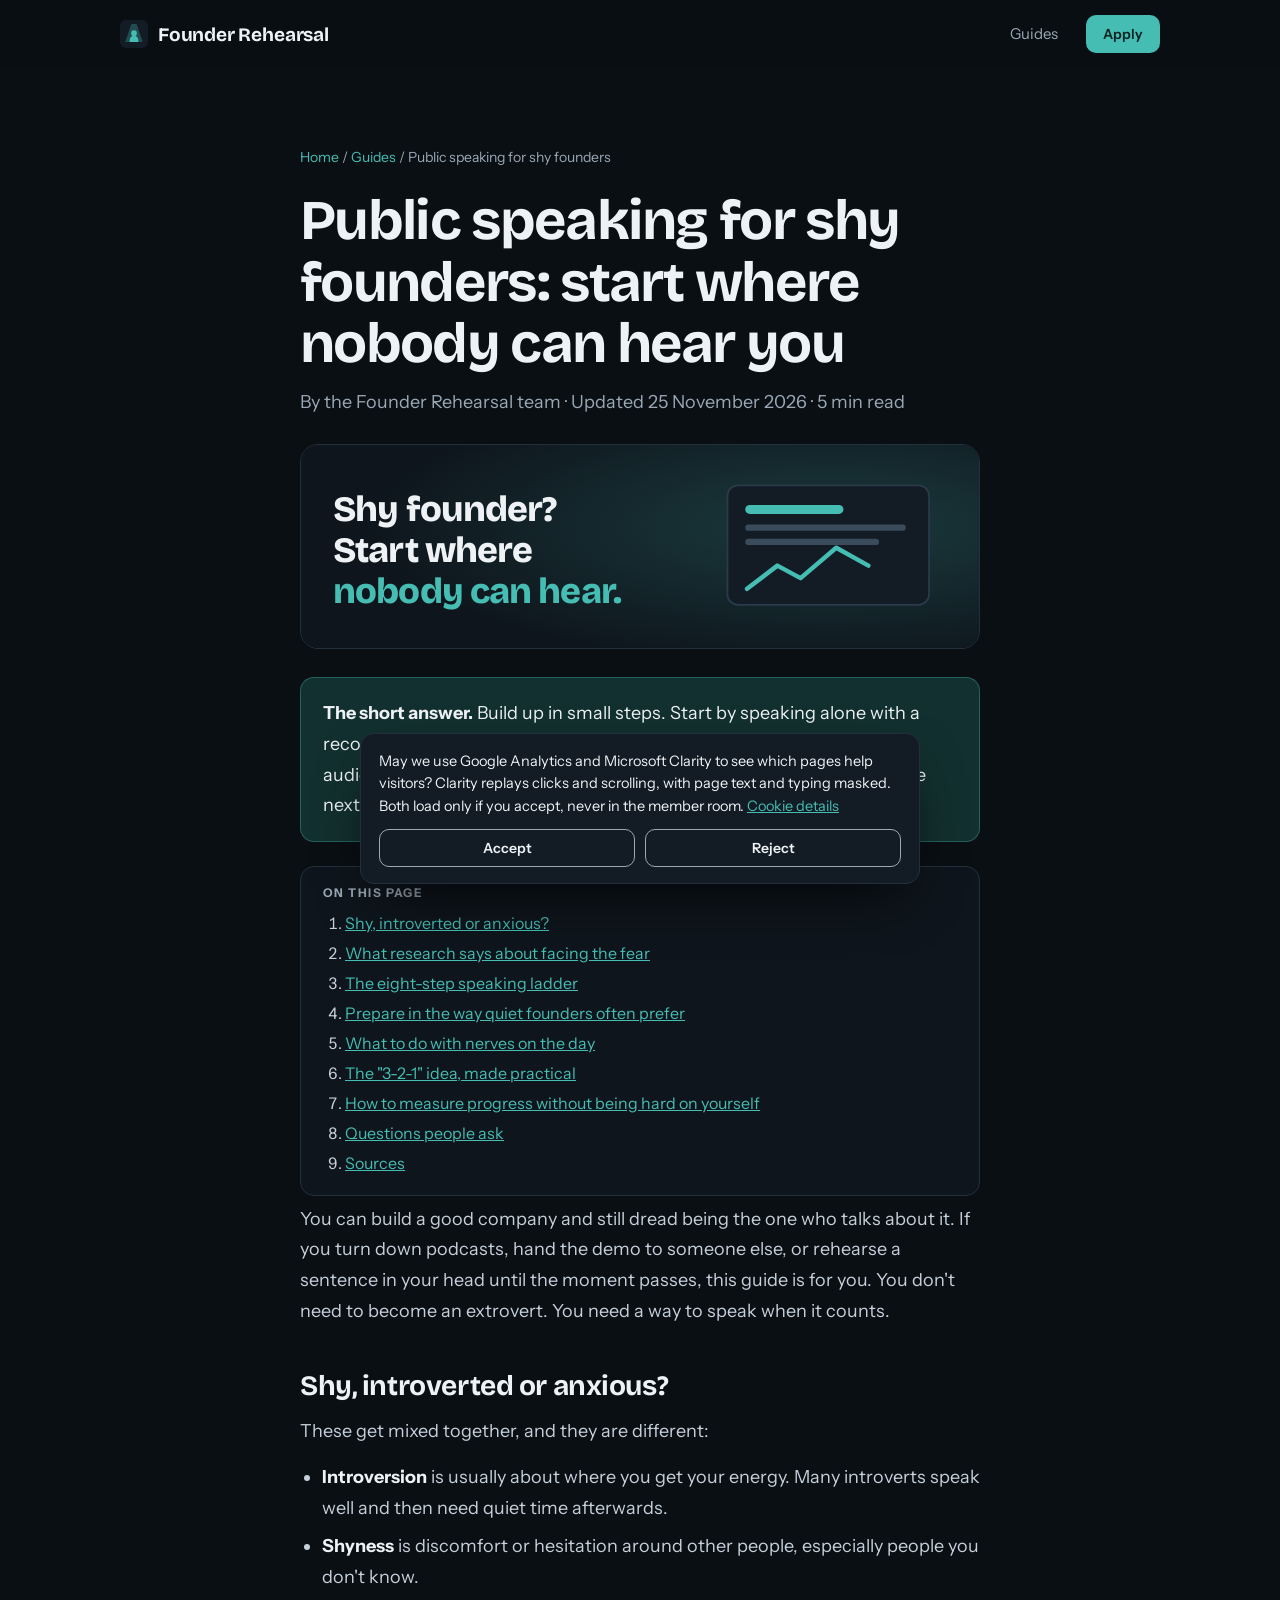
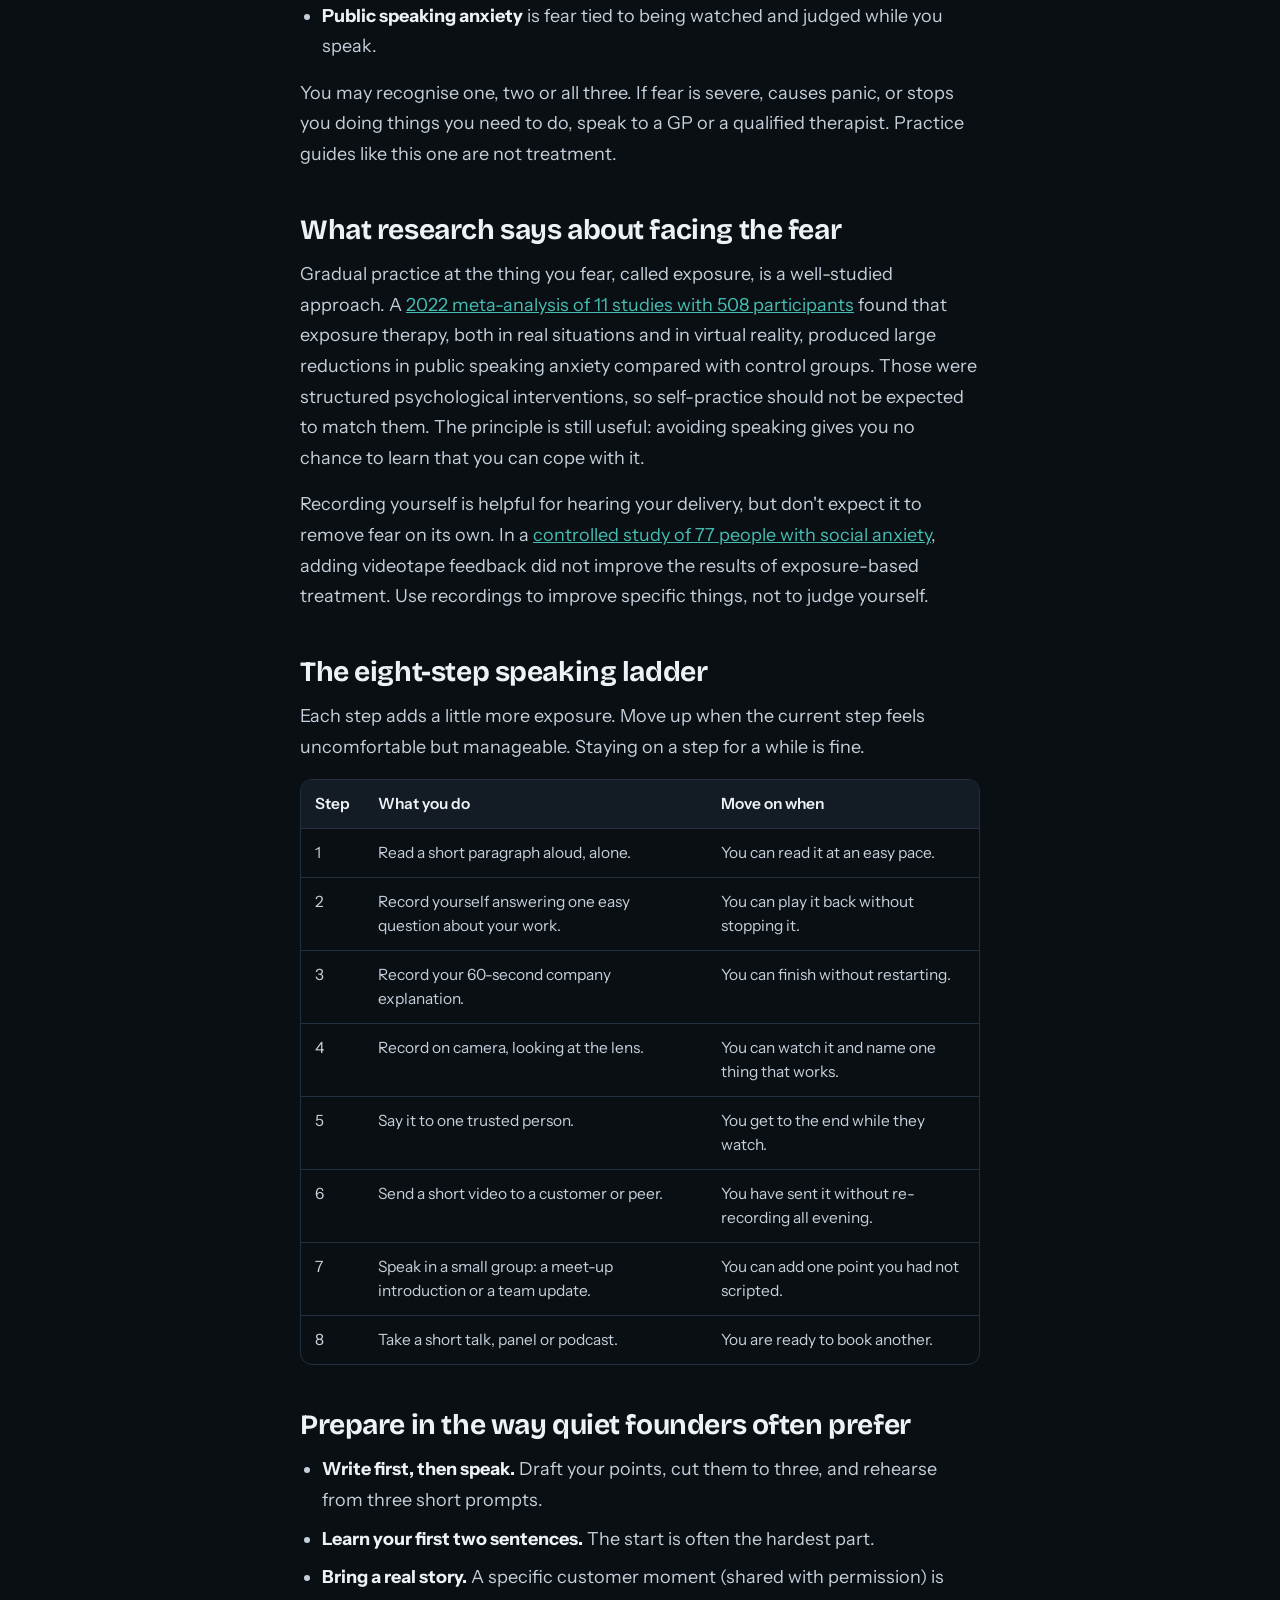
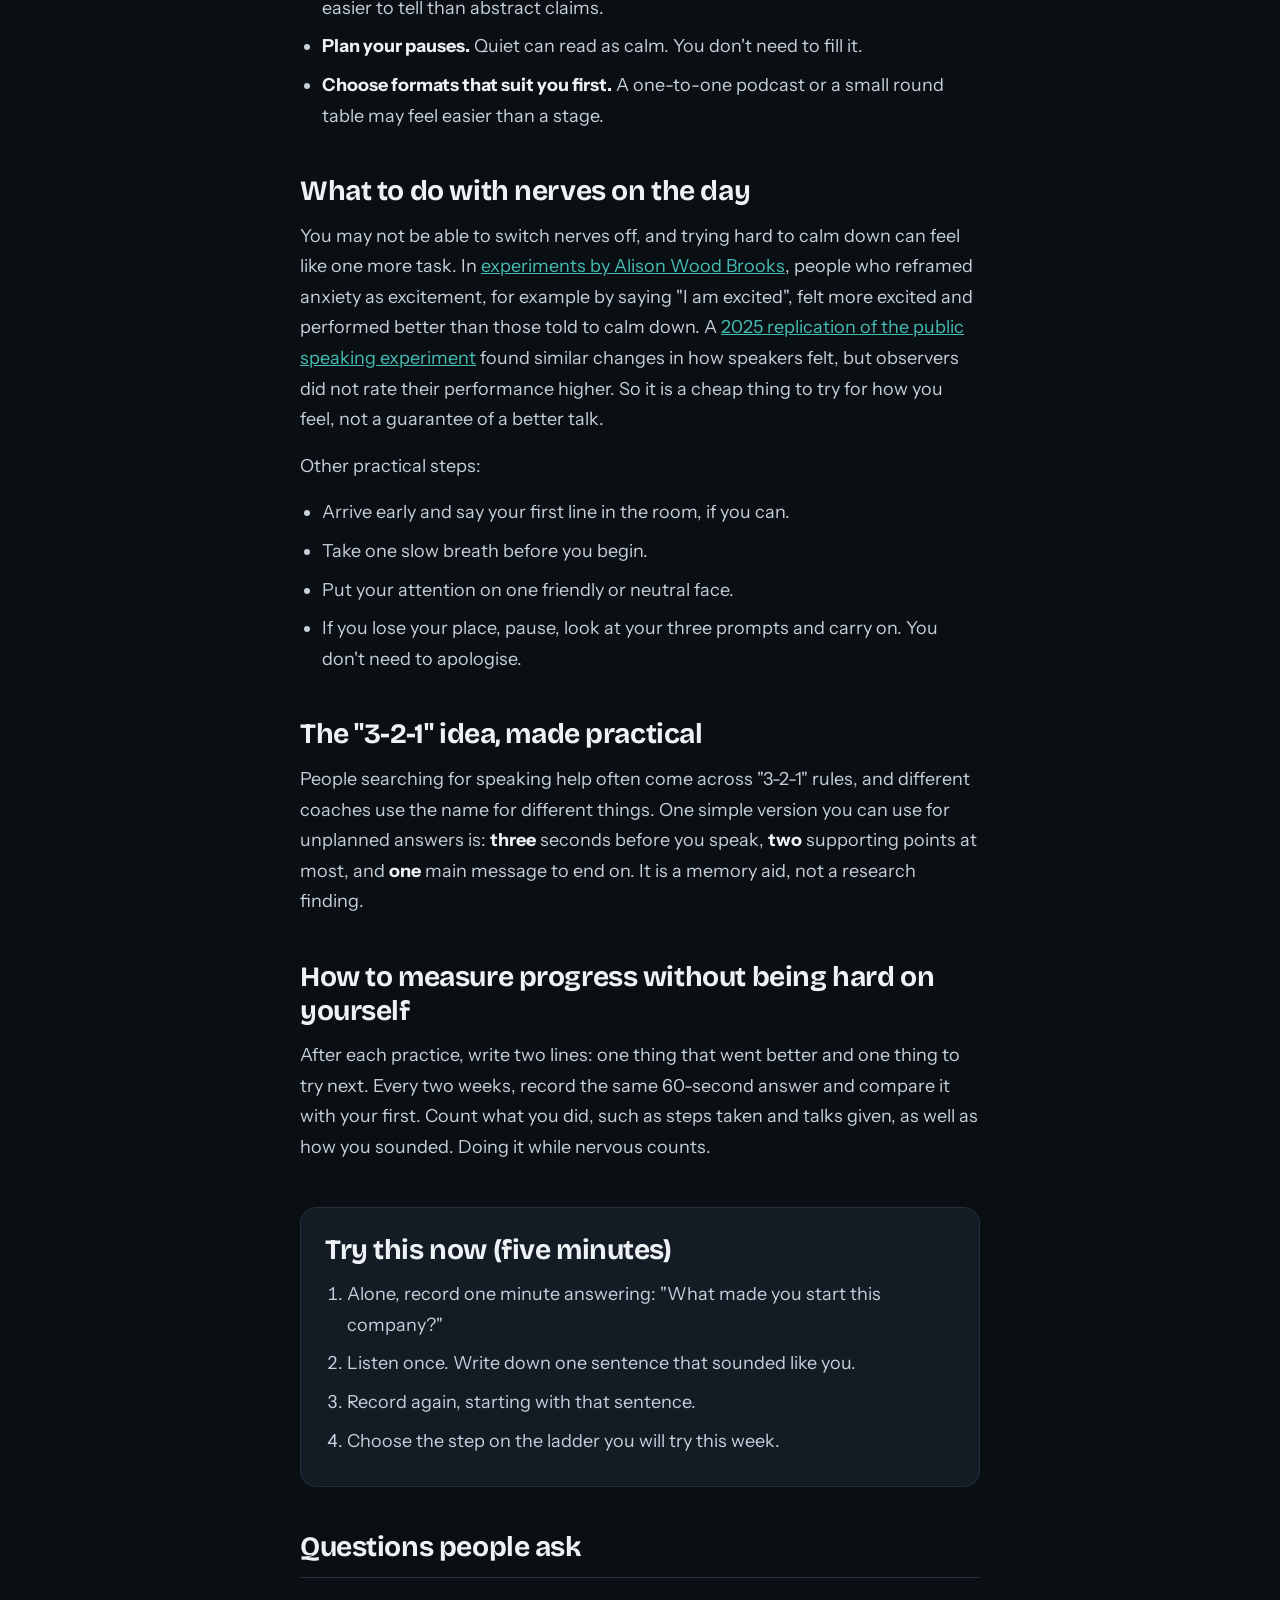
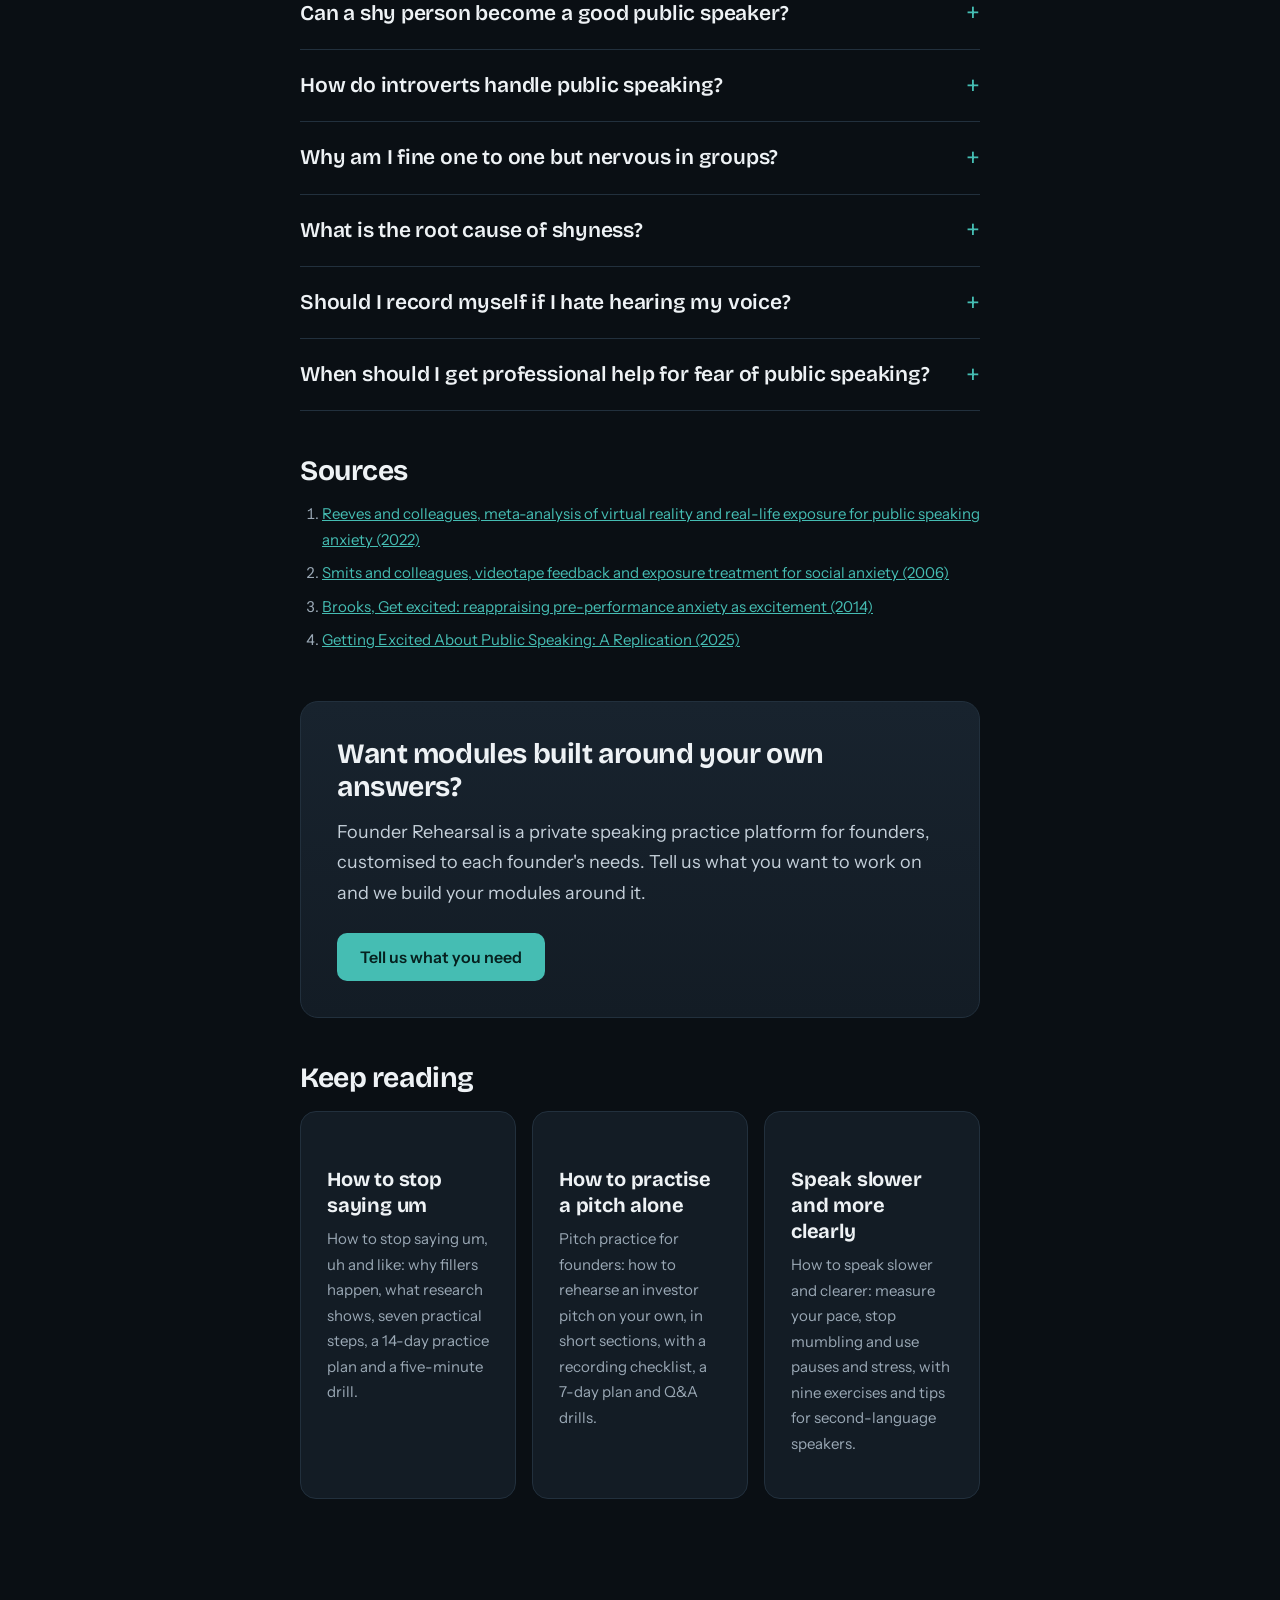
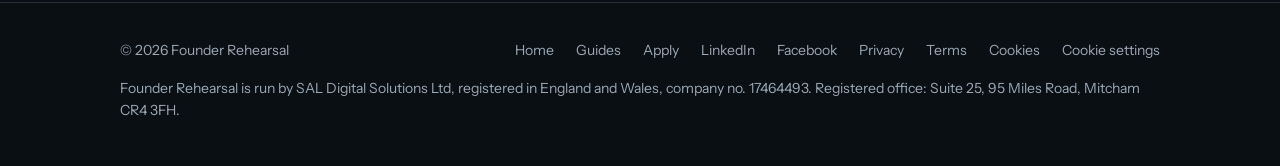
<file: founders/guides/public-speaking-for-shy-founders/index.html>
<!doctype html>
<html lang="en-GB">
<head>
<meta charset="utf-8">
<meta name="viewport" content="width=device-width,initial-scale=1,viewport-fit=cover">
<title>Public Speaking for Shy and Introverted Founders</title>
<meta name="description" content="Public speaking for shy and introverted founders: an eight-step practice ladder, what research says about nerves, and what to do on the day.">
<link rel="canonical" href="https://founderrehearsal.com/guides/public-speaking-for-shy-founders/">
<meta name="robots" content="index,follow,max-image-preview:large,max-snippet:-1">
<meta name="theme-color" content="#0A0F14">
<meta property="og:type" content="article">
<meta property="og:site_name" content="Founder Rehearsal">
<meta property="og:title" content="Public Speaking for Shy and Introverted Founders">
<meta property="og:description" content="Public speaking for shy and introverted founders: an eight-step practice ladder, what research says about nerves, and what to do on the day.">
<meta property="og:url" content="https://founderrehearsal.com/guides/public-speaking-for-shy-founders/">
<meta property="og:image" content="https://founderrehearsal.com/assets/og.png">
<meta property="og:image:width" content="1200">
<meta property="og:image:height" content="630">
<meta property="og:locale" content="en_GB">
<meta property="article:published_time" content="2026-11-15">
<meta property="article:modified_time" content="2026-11-25">
<meta name="twitter:card" content="summary_large_image">
<link rel="icon" href="../../assets/favicon.svg" type="image/svg+xml">
<link rel="apple-touch-icon" href="../../assets/apple-touch-icon.png">
<link rel="preload" href="../../assets/fonts/bricolage.woff2" as="font" type="font/woff2" crossorigin>
<link rel="preload" href="../../assets/fonts/instrument.woff2" as="font" type="font/woff2" crossorigin>
<link rel="stylesheet" href="../../styles.css">
<script>document.documentElement.classList.add('js')</script>
<script type="application/ld+json">{"@context":"https://schema.org","@graph":[{"@type":"Organization","@id":"https://founderrehearsal.com/#org","name":"Founder Rehearsal","url":"https://founderrehearsal.com/","description":"Founder Rehearsal is a private speaking practice platform for founders, customised to each founder's needs."},{"@type":"BlogPosting","@id":"https://founderrehearsal.com/guides/public-speaking-for-shy-founders/#article","headline":"Public speaking for shy founders: start where nobody can hear you","description":"Public speaking for shy and introverted founders: an eight-step practice ladder, what research says about nerves, and what to do on the day.","datePublished":"2026-11-15","dateModified":"2026-11-25","inLanguage":"en-GB","wordCount":1044,"mainEntityOfPage":"https://founderrehearsal.com/guides/public-speaking-for-shy-founders/","author":{"@id":"https://founderrehearsal.com/#org"},"publisher":{"@id":"https://founderrehearsal.com/#org"},"image":"https://founderrehearsal.com/assets/og.png","citation":["https://pubmed.ncbi.nlm.nih.gov/33533265/","https://pubmed.ncbi.nlm.nih.gov/16488388/","https://pubmed.ncbi.nlm.nih.gov/24364682/","https://doi.org/10.58734/plc-2025-0011"]},{"@type":"FAQPage","mainEntity":[{"@type":"Question","name":"Can a shy person become a good public speaker?","acceptedAnswer":{"@type":"Answer","text":"Yes, many people improve with preparation and gradual practice. The goal is to communicate clearly, not to change your personality."}},{"@type":"Question","name":"How do introverts handle public speaking?","acceptedAnswer":{"@type":"Answer","text":"Many do well by preparing in writing, practising aloud in private, using a few clear points and planning quiet time afterwards."}},{"@type":"Question","name":"Why am I fine one to one but nervous in groups?","acceptedAnswer":{"@type":"Answer","text":"A group can feel like being watched and judged. Practise in steps: one person, then two or three, then a small group, before a larger audience."}},{"@type":"Question","name":"What is the root cause of shyness?","acceptedAnswer":{"@type":"Answer","text":"There is no single cause. Temperament and experience can both play a part. If it limits your life, a qualified professional can help you understand it."}},{"@type":"Question","name":"Should I record myself if I hate hearing my voice?","acceptedAnswer":{"@type":"Answer","text":"Start with audio, listen once and look for one specific thing to improve. If recording makes you very distressed, begin with an earlier step such as reading aloud."}},{"@type":"Question","name":"When should I get professional help for fear of public speaking?","acceptedAnswer":{"@type":"Answer","text":"If you have panic attacks, avoid important parts of work or life, or the fear is getting worse, talk to a GP or a qualified therapist."}}]},{"@type":"BreadcrumbList","itemListElement":[{"@type":"ListItem","position":1,"name":"Founder Rehearsal","item":"https://founderrehearsal.com/"},{"@type":"ListItem","position":2,"name":"Guides","item":"https://founderrehearsal.com/guides/"},{"@type":"ListItem","position":3,"name":"Public speaking for shy founders","item":"https://founderrehearsal.com/guides/public-speaking-for-shy-founders/"}]}]}</script>
</head>
<body>
<a class="skip" href="#main">Skip to content</a>
<header class="nav" id="nav"><div class="wrap">
    <a class="brand" href="../../" aria-label="Founder Rehearsal home"><svg viewBox="0 0 64 64" aria-hidden="true"><rect width="64" height="64" rx="14" fill="#131C25"/><polygon points="26,9 38,9 52,50 12,50" fill="#45BDB3" opacity=".3"/><circle cx="32" cy="30" r="6.5" fill="#45BDB3"/><path d="M22 50V46a10 10 0 0 1 20 0v4z" fill="#45BDB3"/></svg>Founder Rehearsal</a>
    <nav aria-label="Main"><ul class="nav-links"><li><a href="../../guides/">Guides</a></li><li class="keep"><a class="btn btn-primary btn-sm" href="../../#apply">Apply</a></li></ul></nav>
  </div></header>
<main id="main">
<article class="article wrap">
  <nav class="crumbs" aria-label="Breadcrumb"><a href="../../">Home</a> / <a href="../">Guides</a> / <span aria-current="page">Public speaking for shy founders</span></nav>
  <h1>Public speaking for shy founders: start where nobody can hear you</h1>
  <p class="byline">By the Founder Rehearsal team &middot; Updated <time datetime="2026-11-25">25 November 2026</time> &middot; 5 min read</p>
  <div class="post-hero" aria-hidden="true"><svg class="cover" viewBox="0 0 760 230" role="img" aria-label="Shy founder? Start where nobody can hear." preserveAspectRatio="xMidYMid slice"><defs><radialGradient id="gp-public-speaking-for-shy-founders" cx="78%" cy="40%" r="70%"><stop offset="0" stop-color="#45BDB3" stop-opacity=".22"/><stop offset="1" stop-color="#45BDB3" stop-opacity="0"/></radialGradient></defs><rect width="760" height="230" fill="#0E151C"/><rect width="760" height="230" fill="url(#gp-public-speaking-for-shy-founders)"/><rect x="478" y="46" width="226" height="134" rx="12" fill="#131C25" stroke="#2A3A49" stroke-width="2"/><rect x="498" y="68" width="110" height="10" rx="5" fill="#45BDB3"/><rect x="498" y="90" width="180" height="7" rx="3.5" fill="#3A4B5B"/><rect x="498" y="106" width="150" height="7" rx="3.5" fill="#3A4B5B"/><path d="M500 162l34-26 26 14 40-34 36 20" fill="none" stroke="#45BDB3" stroke-width="5" stroke-linecap="round" stroke-linejoin="round"/><g font-family="Bricolage Grotesque,Segoe UI,sans-serif" font-weight="800" font-size="40" letter-spacing="-1"><text x="36" y="86" fill="#EEF2F5">Shy founder?</text><text x="36" y="132" fill="#EEF2F5">Start where</text><text x="36" y="178" fill="#45BDB3">nobody can hear.</text></g></svg></div>
  <p class="answer"><strong>The short answer.</strong> Build up in small steps. Start by speaking alone with a recorder, move to one trusted person, then a small group, then an audience. Repeat each step until it feels manageable before you take the next.</p>
  <nav class="toc" aria-label="On this page"><p>On this page</p><ol>
<li><a href="#shy-introverted-or-anxious">Shy, introverted or anxious?</a></li>
<li><a href="#what-research-says-about-facing-the-fear">What research says about facing the fear</a></li>
<li><a href="#the-eight-step-speaking-ladder">The eight-step speaking ladder</a></li>
<li><a href="#prepare-in-the-way-quiet-founders-often-prefer">Prepare in the way quiet founders often prefer</a></li>
<li><a href="#what-to-do-with-nerves-on-the-day">What to do with nerves on the day</a></li>
<li><a href="#the-3-2-1-idea-made-practical">The "3-2-1" idea, made practical</a></li>
<li><a href="#how-to-measure-progress-without-being-hard-on-yourself">How to measure progress without being hard on yourself</a></li>
<li><a href="#faq">Questions people ask</a></li>
<li><a href="#sources">Sources</a></li>
  </ol></nav>
<p>You can build a good company and still dread being the one who talks about it. If you turn down podcasts, hand the demo to someone else, or rehearse a sentence in your head until the moment passes, this guide is for you. You don't need to become an extrovert. You need a way to speak when it counts.</p>

<h2 id="shy-introverted-or-anxious">Shy, introverted or anxious?</h2>
<p>These get mixed together, and they are different:</p>
<ul>
<li><strong>Introversion</strong> is usually about where you get your energy. Many introverts speak well and then need quiet time afterwards.</li>
<li><strong>Shyness</strong> is discomfort or hesitation around other people, especially people you don't know.</li>
<li><strong>Public speaking anxiety</strong> is fear tied to being watched and judged while you speak.</li>
</ul>
<p>You may recognise one, two or all three. If fear is severe, causes panic, or stops you doing things you need to do, speak to a GP or a qualified therapist. Practice guides like this one are not treatment.</p>

<h2 id="what-research-says-about-facing-the-fear">What research says about facing the fear</h2>
<p>Gradual practice at the thing you fear, called exposure, is a well-studied approach. A <a href="https://pubmed.ncbi.nlm.nih.gov/33533265/" rel="noopener">2022 meta-analysis of 11 studies with 508 participants</a> found that exposure therapy, both in real situations and in virtual reality, produced large reductions in public speaking anxiety compared with control groups. Those were structured psychological interventions, so self-practice should not be expected to match them. The principle is still useful: avoiding speaking gives you no chance to learn that you can cope with it.</p>
<p>Recording yourself is helpful for hearing your delivery, but don't expect it to remove fear on its own. In a <a href="https://pubmed.ncbi.nlm.nih.gov/16488388/" rel="noopener">controlled study of 77 people with social anxiety</a>, adding videotape feedback did not improve the results of exposure-based treatment. Use recordings to improve specific things, not to judge yourself.</p>

<h2 id="the-eight-step-speaking-ladder">The eight-step speaking ladder</h2>
<p>Each step adds a little more exposure. Move up when the current step feels uncomfortable but manageable. Staying on a step for a while is fine.</p>
<div class="table-wrap"><table>
<thead><tr><th>Step</th><th>What you do</th><th>Move on when</th></tr></thead>
<tbody>
<tr><td>1</td><td>Read a short paragraph aloud, alone.</td><td>You can read it at an easy pace.</td></tr>
<tr><td>2</td><td>Record yourself answering one easy question about your work.</td><td>You can play it back without stopping it.</td></tr>
<tr><td>3</td><td>Record your 60-second company explanation.</td><td>You can finish without restarting.</td></tr>
<tr><td>4</td><td>Record on camera, looking at the lens.</td><td>You can watch it and name one thing that works.</td></tr>
<tr><td>5</td><td>Say it to one trusted person.</td><td>You get to the end while they watch.</td></tr>
<tr><td>6</td><td>Send a short video to a customer or peer.</td><td>You have sent it without re-recording all evening.</td></tr>
<tr><td>7</td><td>Speak in a small group: a meet-up introduction or a team update.</td><td>You can add one point you had not scripted.</td></tr>
<tr><td>8</td><td>Take a short talk, panel or podcast.</td><td>You are ready to book another.</td></tr>
</tbody>
</table></div>

<h2 id="prepare-in-the-way-quiet-founders-often-prefer">Prepare in the way quiet founders often prefer</h2>
<ul>
<li><strong>Write first, then speak.</strong> Draft your points, cut them to three, and rehearse from three short prompts.</li>
<li><strong>Learn your first two sentences.</strong> The start is often the hardest part.</li>
<li><strong>Bring a real story.</strong> A specific customer moment (shared with permission) is easier to tell than abstract claims.</li>
<li><strong>Plan your pauses.</strong> Quiet can read as calm. You don't need to fill it.</li>
<li><strong>Choose formats that suit you first.</strong> A one-to-one podcast or a small round table may feel easier than a stage.</li>
</ul>

<h2 id="what-to-do-with-nerves-on-the-day">What to do with nerves on the day</h2>
<p>You may not be able to switch nerves off, and trying hard to calm down can feel like one more task. In <a href="https://pubmed.ncbi.nlm.nih.gov/24364682/" rel="noopener">experiments by Alison Wood Brooks</a>, people who reframed anxiety as excitement, for example by saying "I am excited", felt more excited and performed better than those told to calm down. A <a href="https://doi.org/10.58734/plc-2025-0011" rel="noopener">2025 replication of the public speaking experiment</a> found similar changes in how speakers felt, but observers did not rate their performance higher. So it is a cheap thing to try for how you feel, not a guarantee of a better talk.</p>
<p>Other practical steps:</p>
<ul>
<li>Arrive early and say your first line in the room, if you can.</li>
<li>Take one slow breath before you begin.</li>
<li>Put your attention on one friendly or neutral face.</li>
<li>If you lose your place, pause, look at your three prompts and carry on. You don't need to apologise.</li>
</ul>

<h2 id="the-3-2-1-idea-made-practical">The "3-2-1" idea, made practical</h2>
<p>People searching for speaking help often come across "3-2-1" rules, and different coaches use the name for different things. One simple version you can use for unplanned answers is: <strong>three</strong> seconds before you speak, <strong>two</strong> supporting points at most, and <strong>one</strong> main message to end on. It is a memory aid, not a research finding.</p>

<h2 id="how-to-measure-progress-without-being-hard-on-yourself">How to measure progress without being hard on yourself</h2>
<p>After each practice, write two lines: one thing that went better and one thing to try next. Every two weeks, record the same 60-second answer and compare it with your first. Count what you did, such as steps taken and talks given, as well as how you sounded. Doing it while nervous counts.</p>

<div class="drill"><h2 id="try-this-now-five-minutes">Try this now (five minutes)</h2><ol><li>Alone, record one minute answering: "What made you start this company?"</li><li>Listen once. Write down one sentence that sounded like you.</li><li>Record again, starting with that sentence.</li><li>Choose the step on the ladder you will try this week.</li></ol></div>
  <h2 id="faq">Questions people ask</h2>
  <div class="faq">
<details><summary>Can a shy person become a good public speaker?</summary><p>Yes, many people improve with preparation and gradual practice. The goal is to communicate clearly, not to change your personality.</p></details>
<details><summary>How do introverts handle public speaking?</summary><p>Many do well by preparing in writing, practising aloud in private, using a few clear points and planning quiet time afterwards.</p></details>
<details><summary>Why am I fine one to one but nervous in groups?</summary><p>A group can feel like being watched and judged. Practise in steps: one person, then two or three, then a small group, before a larger audience.</p></details>
<details><summary>What is the root cause of shyness?</summary><p>There is no single cause. Temperament and experience can both play a part. If it limits your life, a qualified professional can help you understand it.</p></details>
<details><summary>Should I record myself if I hate hearing my voice?</summary><p>Start with audio, listen once and look for one specific thing to improve. If recording makes you very distressed, begin with an earlier step such as reading aloud.</p></details>
<details><summary>When should I get professional help for fear of public speaking?</summary><p>If you have panic attacks, avoid important parts of work or life, or the fear is getting worse, talk to a GP or a qualified therapist.</p></details>
  </div>
  <h2 id="sources">Sources</h2>
  <ol class="sources">
<li><a href="https://pubmed.ncbi.nlm.nih.gov/33533265/" rel="noopener">Reeves and colleagues, meta-analysis of virtual reality and real-life exposure for public speaking anxiety (2022)</a></li>
<li><a href="https://pubmed.ncbi.nlm.nih.gov/16488388/" rel="noopener">Smits and colleagues, videotape feedback and exposure treatment for social anxiety (2006)</a></li>
<li><a href="https://pubmed.ncbi.nlm.nih.gov/24364682/" rel="noopener">Brooks, Get excited: reappraising pre-performance anxiety as excitement (2014)</a></li>
<li><a href="https://doi.org/10.58734/plc-2025-0011" rel="noopener">Getting Excited About Public Speaking: A Replication (2025)</a></li>
  </ol>
  <aside class="cta-card"><h2>Want modules built around your own answers?</h2><p>Founder Rehearsal is a private speaking practice platform for founders, customised to each founder's needs. Tell us what you want to work on and we build your modules around it.</p><a class="btn btn-primary" href="../../#apply">Tell us what you need</a></aside>
  <h2>Keep reading</h2>
  <div class="grid g3 rel"><a class="card" href="../stop-saying-um/"><h3>How to stop saying um</h3><p>How to stop saying um, uh and like: why fillers happen, what research shows, seven practical steps, a 14-day practice plan and a five-minute drill.</p></a><a class="card" href="../pitch-practice-for-founders/"><h3>How to practise a pitch alone</h3><p>Pitch practice for founders: how to rehearse an investor pitch on your own, in short sections, with a recording checklist, a 7-day plan and Q&amp;A drills.</p></a><a class="card" href="../speak-slower-and-clearer/"><h3>Speak slower and more clearly</h3><p>How to speak slower and clearer: measure your pace, stop mumbling and use pauses and stress, with nine exercises and tips for second-language speakers.</p></a></div>
</article>
</main>
<footer><div class="wrap"><span>&copy; <span id="yr">2026</span> Founder Rehearsal</span><nav aria-label="Footer"><a href="../../">Home</a><a href="../">Guides</a><a href="../../#apply">Apply</a><a href="https://www.linkedin.com/company/founderrehearsal/" rel="noopener">LinkedIn</a><a href="https://www.facebook.com/profile.php?id=61596932642948" rel="noopener">Facebook</a><a href="../../privacy/">Privacy</a><a href="../../terms/">Terms</a><a href="../../cookies/">Cookies</a></nav><p style="flex-basis:100%;margin:0">Founder Rehearsal is run by SAL Digital Solutions Ltd, registered in England and Wales, company no. 17464493. Registered office: Suite 25, 95 Miles Road, Mitcham CR4 3FH.</p></div></footer>
<script>var n=document.getElementById('nav');addEventListener('scroll',function(){n.classList.toggle('scrolled',scrollY>8)},{passive:true});document.getElementById('yr').textContent=new Date().getFullYear();</script>
<script src="../../analytics.js?v=04e1a057"></script>
</body></html>
</file>
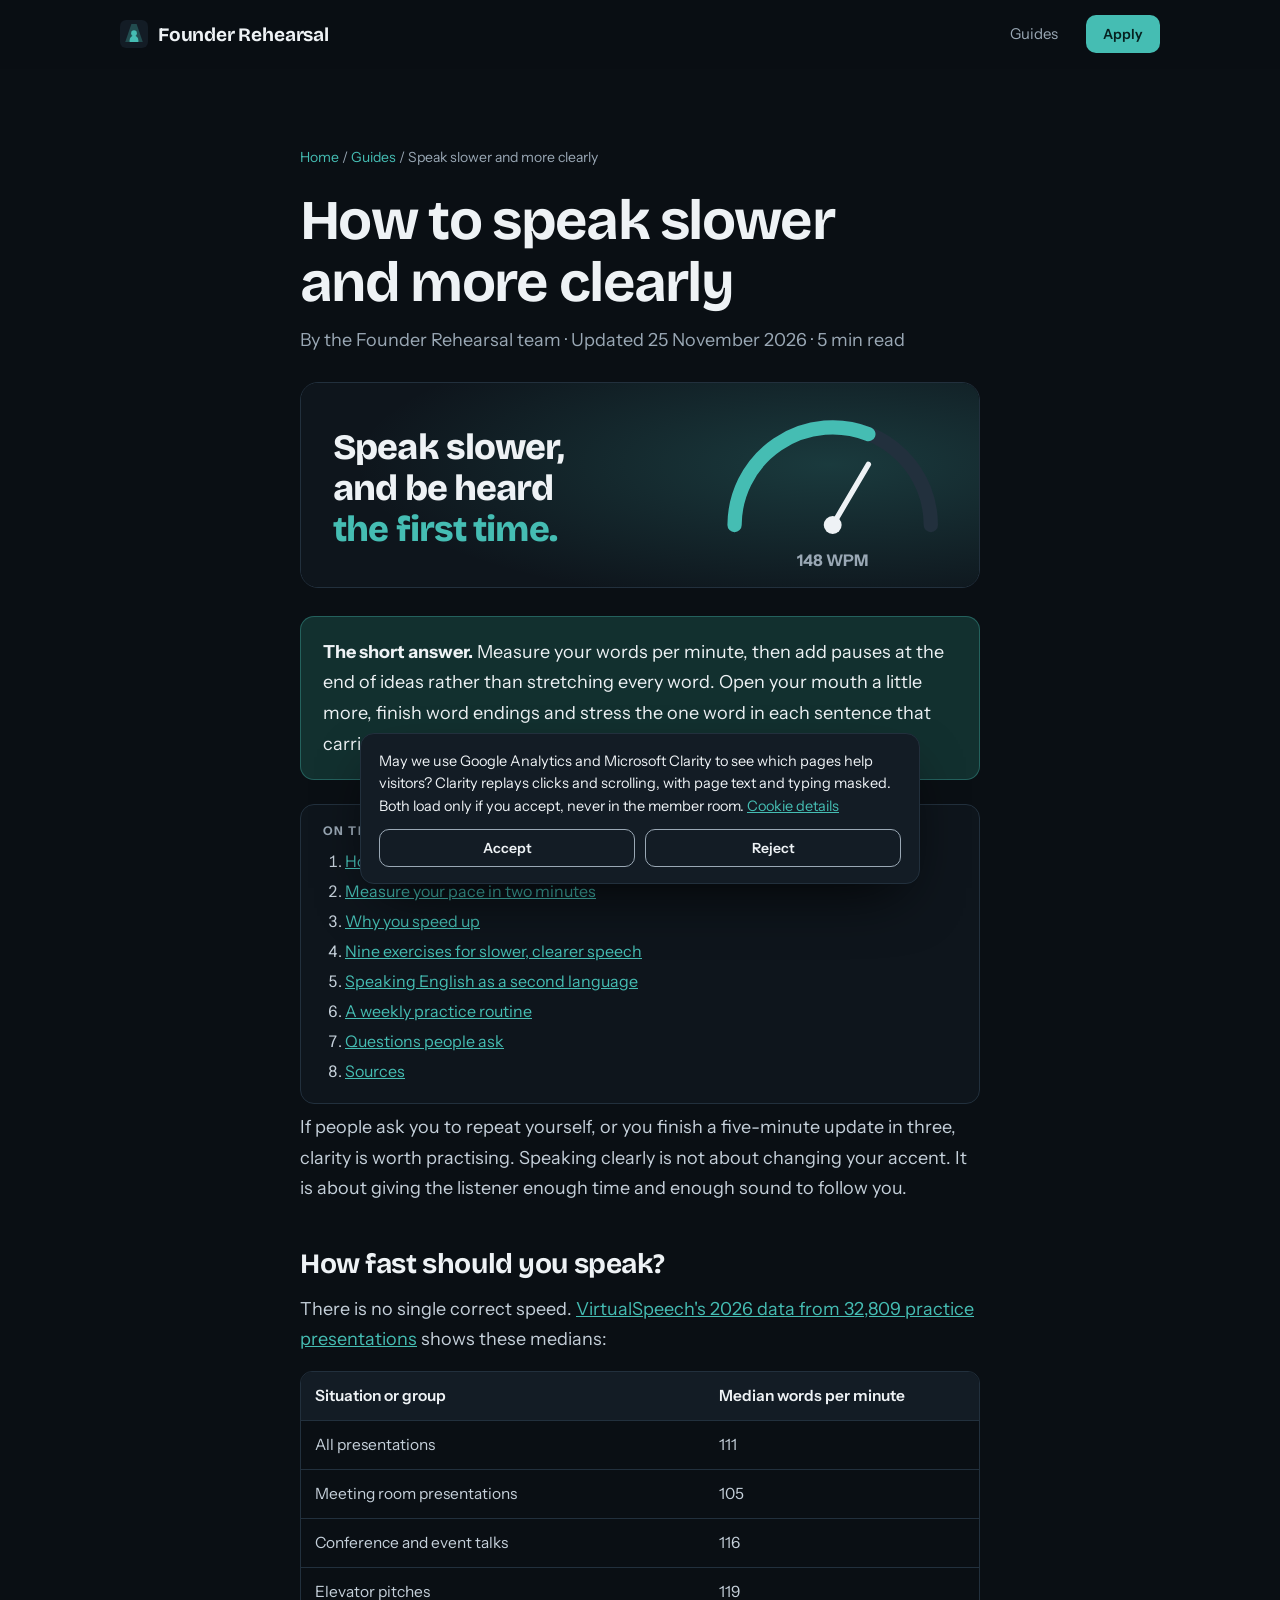
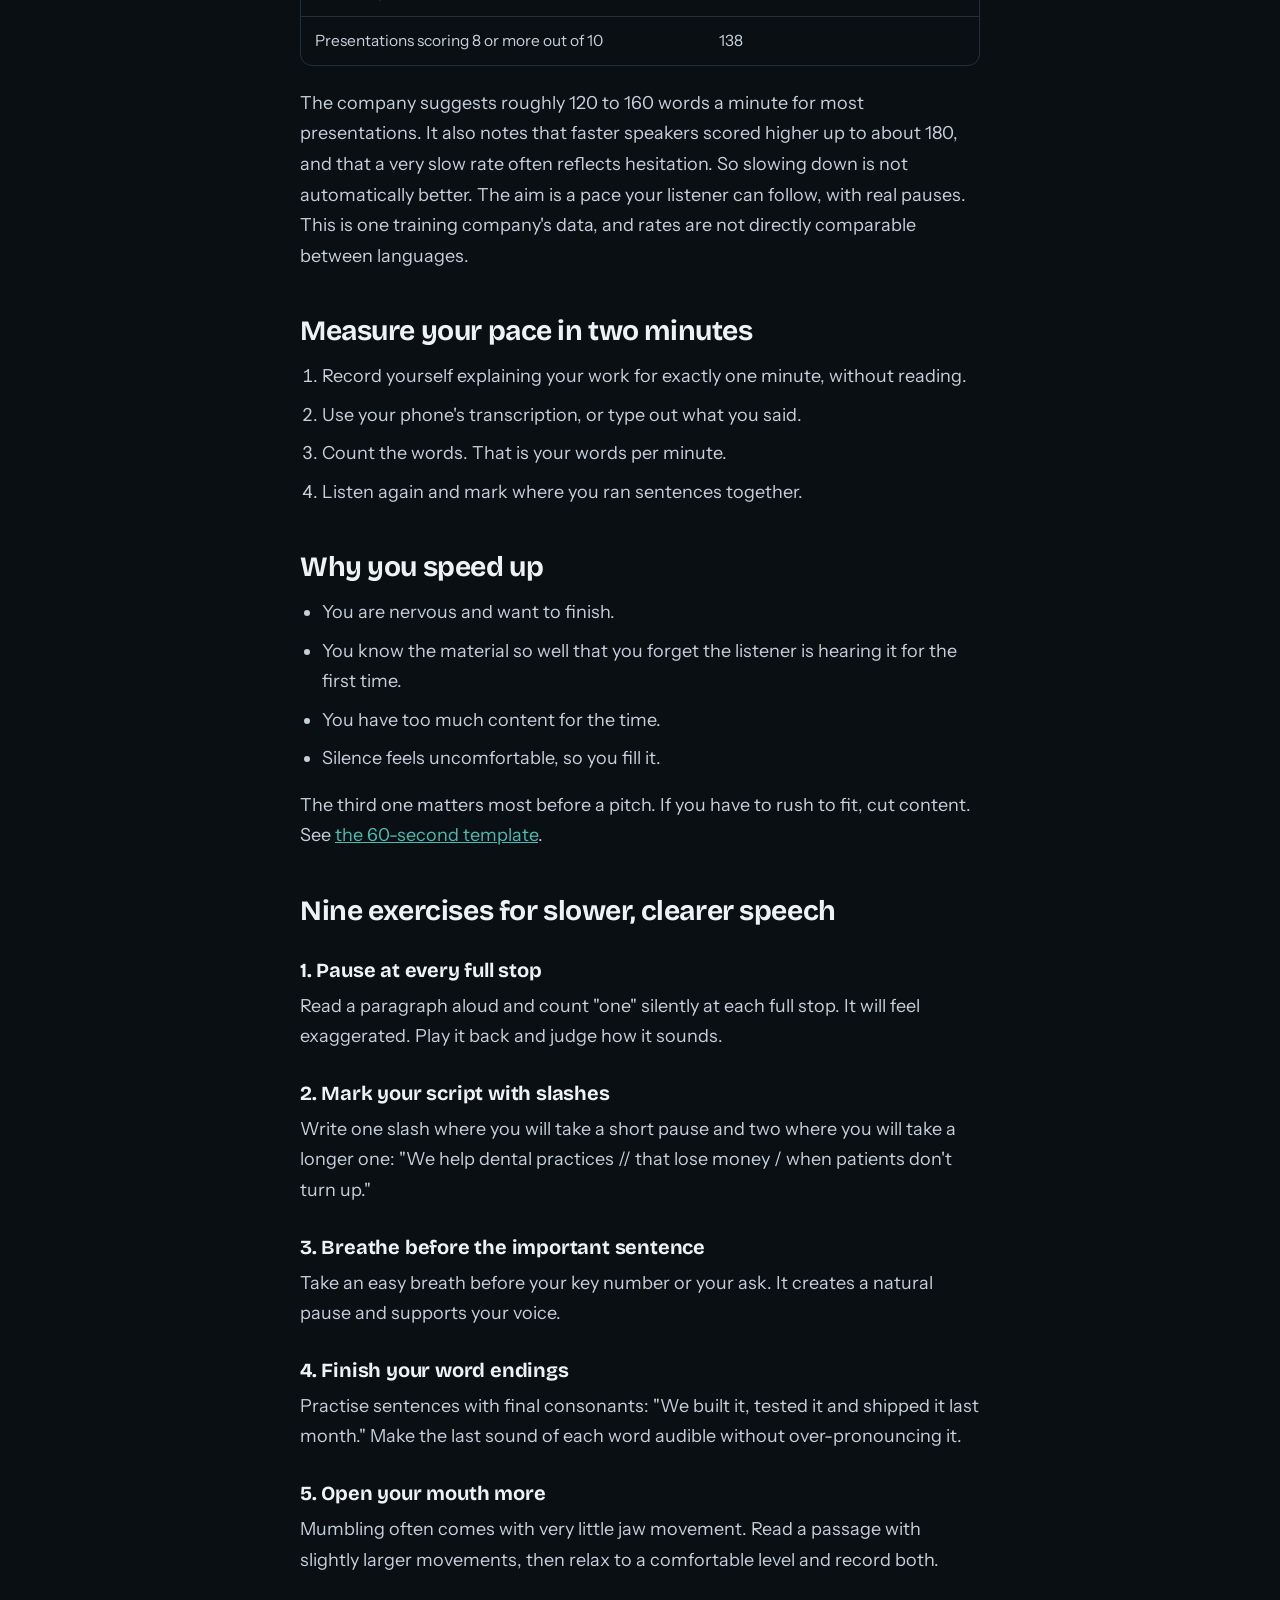
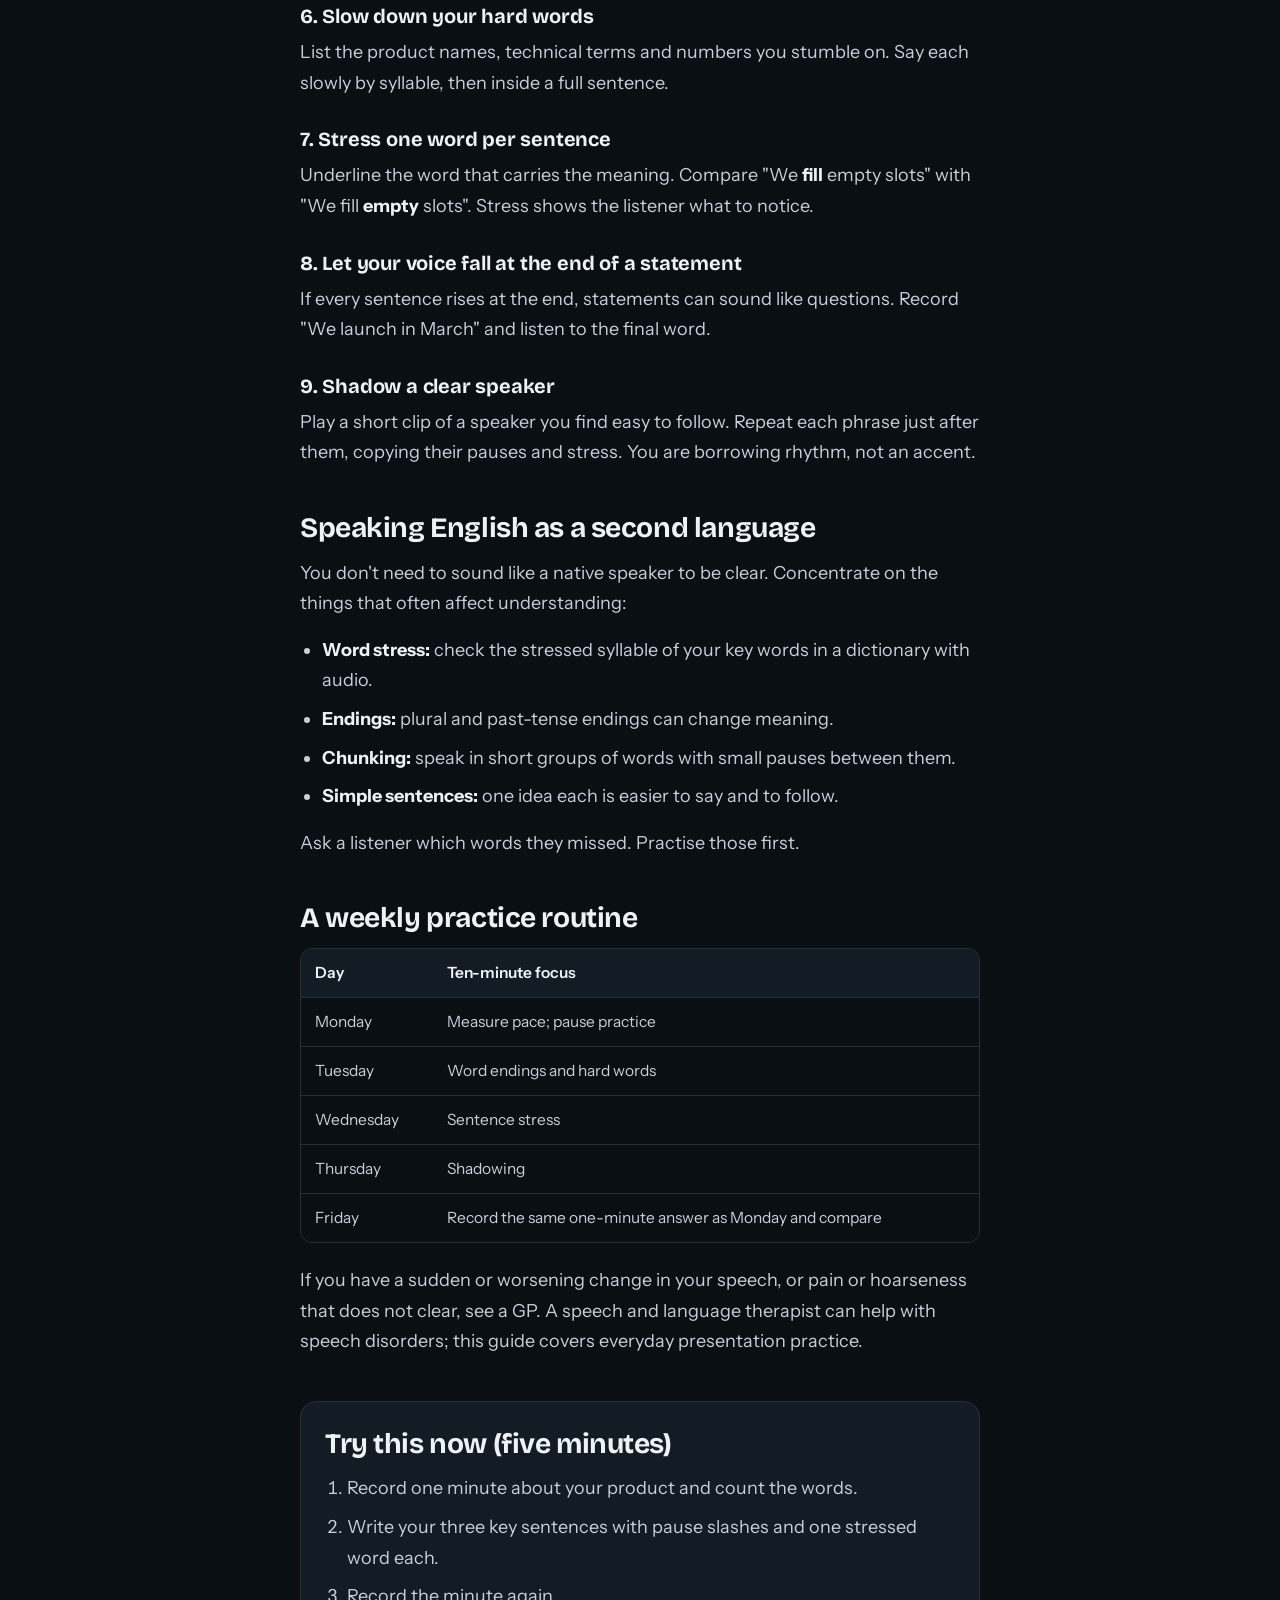
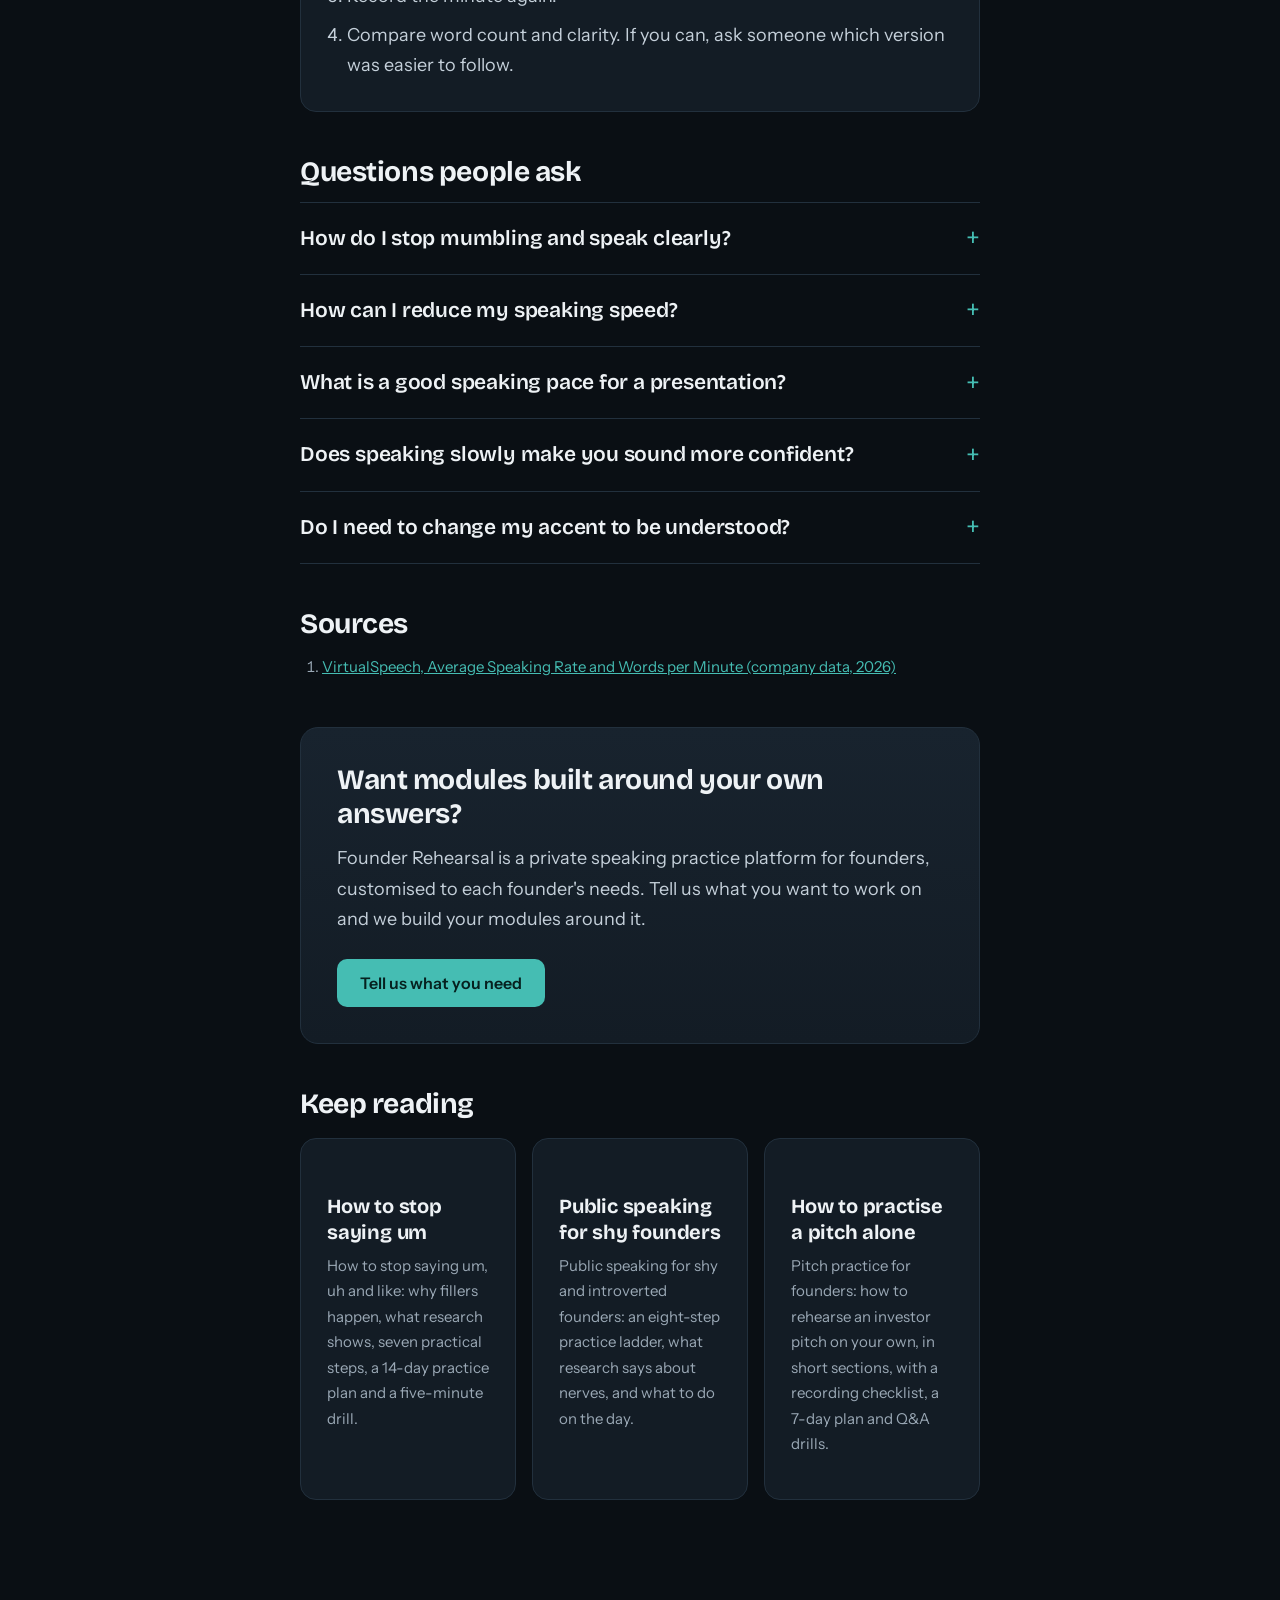
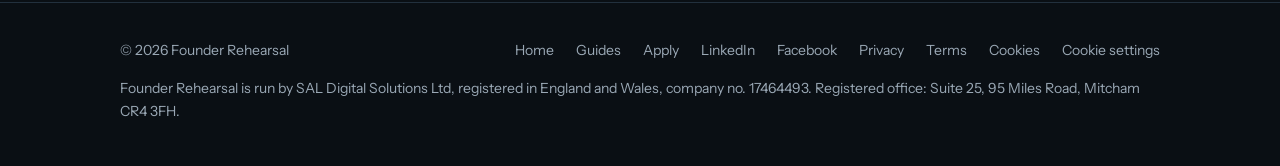
<file: founders/guides/speak-slower-and-clearer/index.html>
<!doctype html>
<html lang="en-GB">
<head>
<meta charset="utf-8">
<meta name="viewport" content="width=device-width,initial-scale=1,viewport-fit=cover">
<title>How to Speak Slower and More Clearly: 9 Exercises</title>
<meta name="description" content="How to speak slower and clearer: measure your pace, stop mumbling and use pauses and stress, with nine exercises and tips for second-language speakers.">
<link rel="canonical" href="https://founderrehearsal.com/guides/speak-slower-and-clearer/">
<meta name="robots" content="index,follow,max-image-preview:large,max-snippet:-1">
<meta name="theme-color" content="#0A0F14">
<meta property="og:type" content="article">
<meta property="og:site_name" content="Founder Rehearsal">
<meta property="og:title" content="How to Speak Slower and More Clearly: 9 Exercises">
<meta property="og:description" content="How to speak slower and clearer: measure your pace, stop mumbling and use pauses and stress, with nine exercises and tips for second-language speakers.">
<meta property="og:url" content="https://founderrehearsal.com/guides/speak-slower-and-clearer/">
<meta property="og:image" content="https://founderrehearsal.com/assets/og.png">
<meta property="og:image:width" content="1200">
<meta property="og:image:height" content="630">
<meta property="og:locale" content="en_GB">
<meta property="article:published_time" content="2026-11-15">
<meta property="article:modified_time" content="2026-11-25">
<meta name="twitter:card" content="summary_large_image">
<link rel="icon" href="../../assets/favicon.svg" type="image/svg+xml">
<link rel="apple-touch-icon" href="../../assets/apple-touch-icon.png">
<link rel="preload" href="../../assets/fonts/bricolage.woff2" as="font" type="font/woff2" crossorigin>
<link rel="preload" href="../../assets/fonts/instrument.woff2" as="font" type="font/woff2" crossorigin>
<link rel="stylesheet" href="../../styles.css">
<script>document.documentElement.classList.add('js')</script>
<script type="application/ld+json">{"@context":"https://schema.org","@graph":[{"@type":"Organization","@id":"https://founderrehearsal.com/#org","name":"Founder Rehearsal","url":"https://founderrehearsal.com/","description":"Founder Rehearsal is a private speaking practice platform for founders, customised to each founder's needs."},{"@type":"BlogPosting","@id":"https://founderrehearsal.com/guides/speak-slower-and-clearer/#article","headline":"How to speak slower and more clearly","description":"How to speak slower and clearer: measure your pace, stop mumbling and use pauses and stress, with nine exercises and tips for second-language speakers.","datePublished":"2026-11-15","dateModified":"2026-11-25","inLanguage":"en-GB","wordCount":897,"mainEntityOfPage":"https://founderrehearsal.com/guides/speak-slower-and-clearer/","author":{"@id":"https://founderrehearsal.com/#org"},"publisher":{"@id":"https://founderrehearsal.com/#org"},"image":"https://founderrehearsal.com/assets/og.png","citation":["https://virtualspeech.com/blog/average-speaking-rate-words-per-minute"]},{"@type":"FAQPage","mainEntity":[{"@type":"Question","name":"How do I stop mumbling and speak clearly?","acceptedAnswer":{"@type":"Answer","text":"Move your jaw and lips a little more, finish word endings, take a breath before important sentences, and record yourself to find the words that blur."}},{"@type":"Question","name":"How can I reduce my speaking speed?","acceptedAnswer":{"@type":"Answer","text":"Add pauses at the end of ideas, mark them in your notes, and cut content that forces you to rush. Stretching each word usually sounds unnatural."}},{"@type":"Question","name":"What is a good speaking pace for a presentation?","acceptedAnswer":{"@type":"Answer","text":"One company's data on 32,809 practice presentations suggests roughly 120 to 160 words a minute for most presentations. Adjust for your audience, language and material."}},{"@type":"Question","name":"Does speaking slowly make you sound more confident?","acceptedAnswer":{"@type":"Answer","text":"Not by itself. Deliberate pauses can sound composed, but very slow, hesitant speech can sound unsure."}},{"@type":"Question","name":"Do I need to change my accent to be understood?","acceptedAnswer":{"@type":"Answer","text":"No. Pace, word stress, clear endings and simple sentences are usually more useful to work on than your accent."}}]},{"@type":"BreadcrumbList","itemListElement":[{"@type":"ListItem","position":1,"name":"Founder Rehearsal","item":"https://founderrehearsal.com/"},{"@type":"ListItem","position":2,"name":"Guides","item":"https://founderrehearsal.com/guides/"},{"@type":"ListItem","position":3,"name":"Speak slower and more clearly","item":"https://founderrehearsal.com/guides/speak-slower-and-clearer/"}]}]}</script>
</head>
<body>
<a class="skip" href="#main">Skip to content</a>
<header class="nav" id="nav"><div class="wrap">
    <a class="brand" href="../../" aria-label="Founder Rehearsal home"><svg viewBox="0 0 64 64" aria-hidden="true"><rect width="64" height="64" rx="14" fill="#131C25"/><polygon points="26,9 38,9 52,50 12,50" fill="#45BDB3" opacity=".3"/><circle cx="32" cy="30" r="6.5" fill="#45BDB3"/><path d="M22 50V46a10 10 0 0 1 20 0v4z" fill="#45BDB3"/></svg>Founder Rehearsal</a>
    <nav aria-label="Main"><ul class="nav-links"><li><a href="../../guides/">Guides</a></li><li class="keep"><a class="btn btn-primary btn-sm" href="../../#apply">Apply</a></li></ul></nav>
  </div></header>
<main id="main">
<article class="article wrap">
  <nav class="crumbs" aria-label="Breadcrumb"><a href="../../">Home</a> / <a href="../">Guides</a> / <span aria-current="page">Speak slower and more clearly</span></nav>
  <h1>How to speak slower and more clearly</h1>
  <p class="byline">By the Founder Rehearsal team &middot; Updated <time datetime="2026-11-25">25 November 2026</time> &middot; 5 min read</p>
  <div class="post-hero" aria-hidden="true"><svg class="cover" viewBox="0 0 760 230" role="img" aria-label="Speak slower, and be heard the first time." preserveAspectRatio="xMidYMid slice"><defs><radialGradient id="gp-speak-slower-and-clearer" cx="78%" cy="40%" r="70%"><stop offset="0" stop-color="#45BDB3" stop-opacity=".22"/><stop offset="1" stop-color="#45BDB3" stop-opacity="0"/></radialGradient></defs><rect width="760" height="230" fill="#0E151C"/><rect width="760" height="230" fill="url(#gp-speak-slower-and-clearer)"/><path d="M486 160a110 110 0 0 1 220 0" fill="none" stroke="#22303D" stroke-width="16" stroke-linecap="round"/><path d="M486 160a110 110 0 0 1 150-102" fill="none" stroke="#45BDB3" stroke-width="16" stroke-linecap="round"/><line x1="596" y1="160" x2="636" y2="92" stroke="#EEF2F5" stroke-width="6" stroke-linecap="round"/><circle cx="596" cy="160" r="10" fill="#EEF2F5"/><text x="596" y="206" text-anchor="middle" font-family="Instrument Sans,Segoe UI,sans-serif" font-weight="700" font-size="18" fill="#9AA8B5">148 WPM</text><g font-family="Bricolage Grotesque,Segoe UI,sans-serif" font-weight="800" font-size="40" letter-spacing="-1"><text x="36" y="86" fill="#EEF2F5">Speak slower,</text><text x="36" y="132" fill="#EEF2F5">and be heard</text><text x="36" y="178" fill="#45BDB3">the first time.</text></g></svg></div>
  <p class="answer"><strong>The short answer.</strong> Measure your words per minute, then add pauses at the end of ideas rather than stretching every word. Open your mouth a little more, finish word endings and stress the one word in each sentence that carries your meaning.</p>
  <nav class="toc" aria-label="On this page"><p>On this page</p><ol>
<li><a href="#how-fast-should-you-speak">How fast should you speak?</a></li>
<li><a href="#measure-your-pace-in-two-minutes">Measure your pace in two minutes</a></li>
<li><a href="#why-you-speed-up">Why you speed up</a></li>
<li><a href="#nine-exercises-for-slower-clearer-speech">Nine exercises for slower, clearer speech</a></li>
<li><a href="#speaking-english-as-a-second-language">Speaking English as a second language</a></li>
<li><a href="#a-weekly-practice-routine">A weekly practice routine</a></li>
<li><a href="#faq">Questions people ask</a></li>
<li><a href="#sources">Sources</a></li>
  </ol></nav>
<p>If people ask you to repeat yourself, or you finish a five-minute update in three, clarity is worth practising. Speaking clearly is not about changing your accent. It is about giving the listener enough time and enough sound to follow you.</p>

<h2 id="how-fast-should-you-speak">How fast should you speak?</h2>
<p>There is no single correct speed. <a href="https://virtualspeech.com/blog/average-speaking-rate-words-per-minute" rel="noopener">VirtualSpeech's 2026 data from 32,809 practice presentations</a> shows these medians:</p>
<div class="table-wrap"><table>
<thead><tr><th>Situation or group</th><th>Median words per minute</th></tr></thead>
<tbody>
<tr><td>All presentations</td><td>111</td></tr>
<tr><td>Meeting room presentations</td><td>105</td></tr>
<tr><td>Conference and event talks</td><td>116</td></tr>
<tr><td>Elevator pitches</td><td>119</td></tr>
<tr><td>Presentations scoring 8 or more out of 10</td><td>138</td></tr>
</tbody>
</table></div>
<p>The company suggests roughly 120 to 160 words a minute for most presentations. It also notes that faster speakers scored higher up to about 180, and that a very slow rate often reflects hesitation. So slowing down is not automatically better. The aim is a pace your listener can follow, with real pauses. This is one training company's data, and rates are not directly comparable between languages.</p>

<h2 id="measure-your-pace-in-two-minutes">Measure your pace in two minutes</h2>
<ol>
<li>Record yourself explaining your work for exactly one minute, without reading.</li>
<li>Use your phone's transcription, or type out what you said.</li>
<li>Count the words. That is your words per minute.</li>
<li>Listen again and mark where you ran sentences together.</li>
</ol>

<h2 id="why-you-speed-up">Why you speed up</h2>
<ul>
<li>You are nervous and want to finish.</li>
<li>You know the material so well that you forget the listener is hearing it for the first time.</li>
<li>You have too much content for the time.</li>
<li>Silence feels uncomfortable, so you fill it.</li>
</ul>
<p>The third one matters most before a pitch. If you have to rush to fit, cut content. See <a href="../explain-your-startup-in-60-seconds/">the 60-second template</a>.</p>

<h2 id="nine-exercises-for-slower-clearer-speech">Nine exercises for slower, clearer speech</h2>
<h3>1. Pause at every full stop</h3>
<p>Read a paragraph aloud and count "one" silently at each full stop. It will feel exaggerated. Play it back and judge how it sounds.</p>
<h3>2. Mark your script with slashes</h3>
<p>Write one slash where you will take a short pause and two where you will take a longer one: "We help dental practices // that lose money / when patients don't turn up."</p>
<h3>3. Breathe before the important sentence</h3>
<p>Take an easy breath before your key number or your ask. It creates a natural pause and supports your voice.</p>
<h3>4. Finish your word endings</h3>
<p>Practise sentences with final consonants: "We built it, tested it and shipped it last month." Make the last sound of each word audible without over-pronouncing it.</p>
<h3>5. Open your mouth more</h3>
<p>Mumbling often comes with very little jaw movement. Read a passage with slightly larger movements, then relax to a comfortable level and record both.</p>
<h3>6. Slow down your hard words</h3>
<p>List the product names, technical terms and numbers you stumble on. Say each slowly by syllable, then inside a full sentence.</p>
<h3>7. Stress one word per sentence</h3>
<p>Underline the word that carries the meaning. Compare "We <strong>fill</strong> empty slots" with "We fill <strong>empty</strong> slots". Stress shows the listener what to notice.</p>
<h3>8. Let your voice fall at the end of a statement</h3>
<p>If every sentence rises at the end, statements can sound like questions. Record "We launch in March" and listen to the final word.</p>
<h3>9. Shadow a clear speaker</h3>
<p>Play a short clip of a speaker you find easy to follow. Repeat each phrase just after them, copying their pauses and stress. You are borrowing rhythm, not an accent.</p>

<h2 id="speaking-english-as-a-second-language">Speaking English as a second language</h2>
<p>You don't need to sound like a native speaker to be clear. Concentrate on the things that often affect understanding:</p>
<ul>
<li><strong>Word stress:</strong> check the stressed syllable of your key words in a dictionary with audio.</li>
<li><strong>Endings:</strong> plural and past-tense endings can change meaning.</li>
<li><strong>Chunking:</strong> speak in short groups of words with small pauses between them.</li>
<li><strong>Simple sentences:</strong> one idea each is easier to say and to follow.</li>
</ul>
<p>Ask a listener which words they missed. Practise those first.</p>

<h2 id="a-weekly-practice-routine">A weekly practice routine</h2>
<div class="table-wrap"><table>
<thead><tr><th>Day</th><th>Ten-minute focus</th></tr></thead>
<tbody>
<tr><td>Monday</td><td>Measure pace; pause practice</td></tr>
<tr><td>Tuesday</td><td>Word endings and hard words</td></tr>
<tr><td>Wednesday</td><td>Sentence stress</td></tr>
<tr><td>Thursday</td><td>Shadowing</td></tr>
<tr><td>Friday</td><td>Record the same one-minute answer as Monday and compare</td></tr>
</tbody>
</table></div>
<p>If you have a sudden or worsening change in your speech, or pain or hoarseness that does not clear, see a GP. A speech and language therapist can help with speech disorders; this guide covers everyday presentation practice.</p>

<div class="drill"><h2 id="try-this-now-five-minutes">Try this now (five minutes)</h2><ol><li>Record one minute about your product and count the words.</li><li>Write your three key sentences with pause slashes and one stressed word each.</li><li>Record the minute again.</li><li>Compare word count and clarity. If you can, ask someone which version was easier to follow.</li></ol></div>
  <h2 id="faq">Questions people ask</h2>
  <div class="faq">
<details><summary>How do I stop mumbling and speak clearly?</summary><p>Move your jaw and lips a little more, finish word endings, take a breath before important sentences, and record yourself to find the words that blur.</p></details>
<details><summary>How can I reduce my speaking speed?</summary><p>Add pauses at the end of ideas, mark them in your notes, and cut content that forces you to rush. Stretching each word usually sounds unnatural.</p></details>
<details><summary>What is a good speaking pace for a presentation?</summary><p>One company's data on 32,809 practice presentations suggests roughly 120 to 160 words a minute for most presentations. Adjust for your audience, language and material.</p></details>
<details><summary>Does speaking slowly make you sound more confident?</summary><p>Not by itself. Deliberate pauses can sound composed, but very slow, hesitant speech can sound unsure.</p></details>
<details><summary>Do I need to change my accent to be understood?</summary><p>No. Pace, word stress, clear endings and simple sentences are usually more useful to work on than your accent.</p></details>
  </div>
  <h2 id="sources">Sources</h2>
  <ol class="sources">
<li><a href="https://virtualspeech.com/blog/average-speaking-rate-words-per-minute" rel="noopener">VirtualSpeech, Average Speaking Rate and Words per Minute (company data, 2026)</a></li>
  </ol>
  <aside class="cta-card"><h2>Want modules built around your own answers?</h2><p>Founder Rehearsal is a private speaking practice platform for founders, customised to each founder's needs. Tell us what you want to work on and we build your modules around it.</p><a class="btn btn-primary" href="../../#apply">Tell us what you need</a></aside>
  <h2>Keep reading</h2>
  <div class="grid g3 rel"><a class="card" href="../stop-saying-um/"><h3>How to stop saying um</h3><p>How to stop saying um, uh and like: why fillers happen, what research shows, seven practical steps, a 14-day practice plan and a five-minute drill.</p></a><a class="card" href="../public-speaking-for-shy-founders/"><h3>Public speaking for shy founders</h3><p>Public speaking for shy and introverted founders: an eight-step practice ladder, what research says about nerves, and what to do on the day.</p></a><a class="card" href="../pitch-practice-for-founders/"><h3>How to practise a pitch alone</h3><p>Pitch practice for founders: how to rehearse an investor pitch on your own, in short sections, with a recording checklist, a 7-day plan and Q&amp;A drills.</p></a></div>
</article>
</main>
<footer><div class="wrap"><span>&copy; <span id="yr">2026</span> Founder Rehearsal</span><nav aria-label="Footer"><a href="../../">Home</a><a href="../">Guides</a><a href="../../#apply">Apply</a><a href="https://www.linkedin.com/company/founderrehearsal/" rel="noopener">LinkedIn</a><a href="https://www.facebook.com/profile.php?id=61596932642948" rel="noopener">Facebook</a><a href="../../privacy/">Privacy</a><a href="../../terms/">Terms</a><a href="../../cookies/">Cookies</a></nav><p style="flex-basis:100%;margin:0">Founder Rehearsal is run by SAL Digital Solutions Ltd, registered in England and Wales, company no. 17464493. Registered office: Suite 25, 95 Miles Road, Mitcham CR4 3FH.</p></div></footer>
<script>var n=document.getElementById('nav');addEventListener('scroll',function(){n.classList.toggle('scrolled',scrollY>8)},{passive:true});document.getElementById('yr').textContent=new Date().getFullYear();</script>
<script src="../../analytics.js?v=04e1a057"></script>
</body></html>
</file>
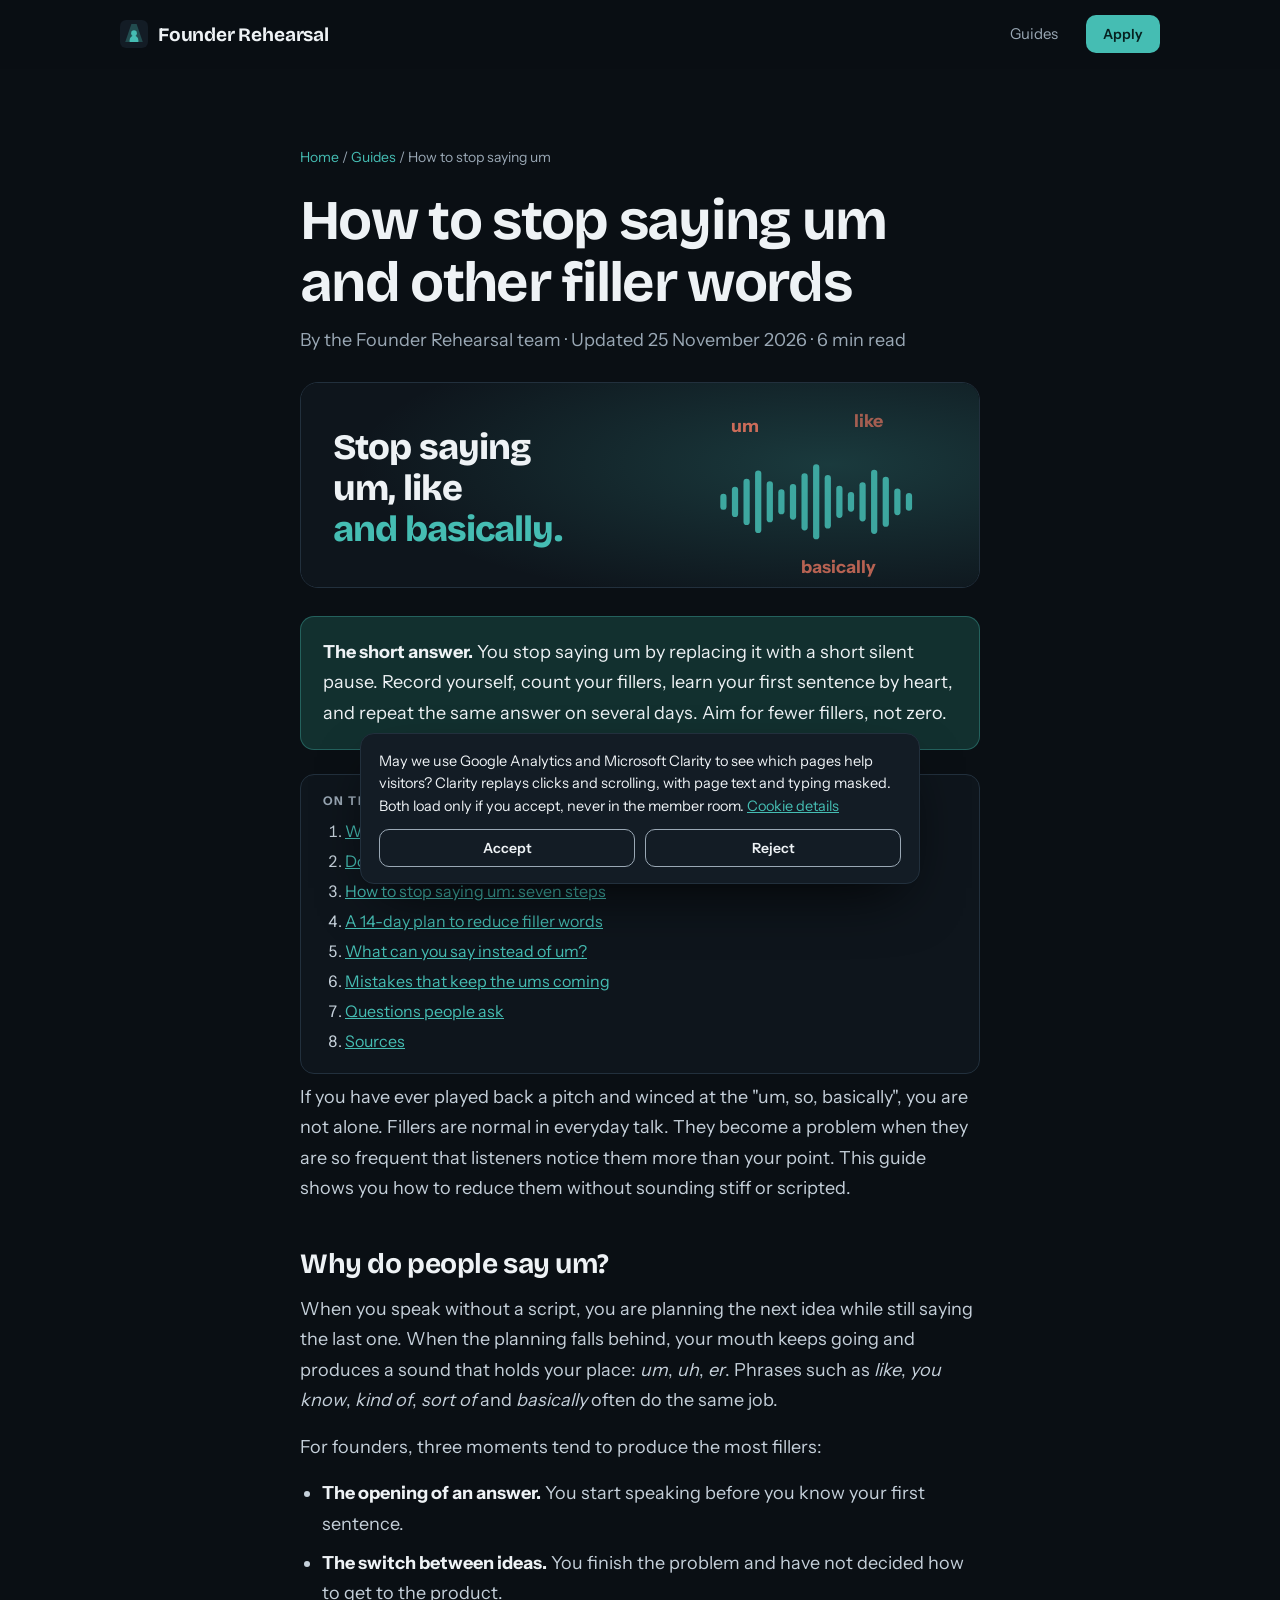
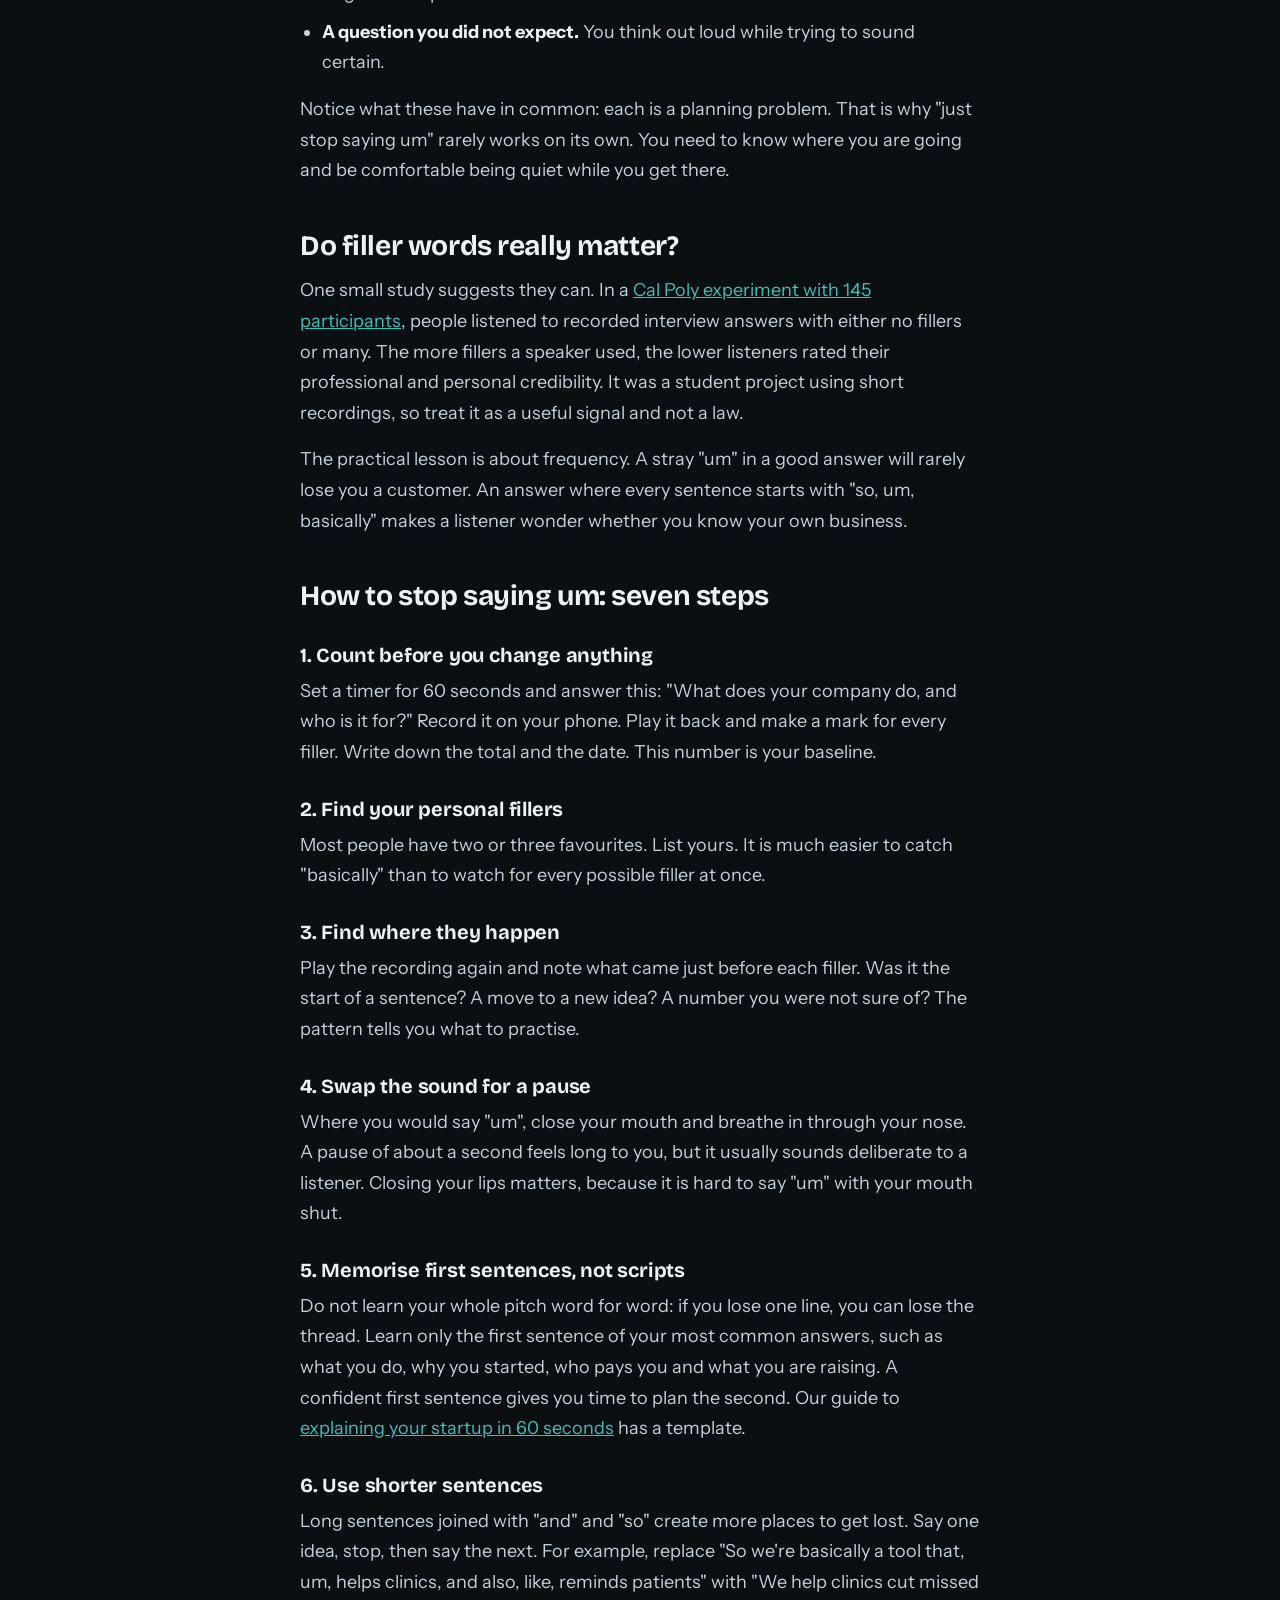
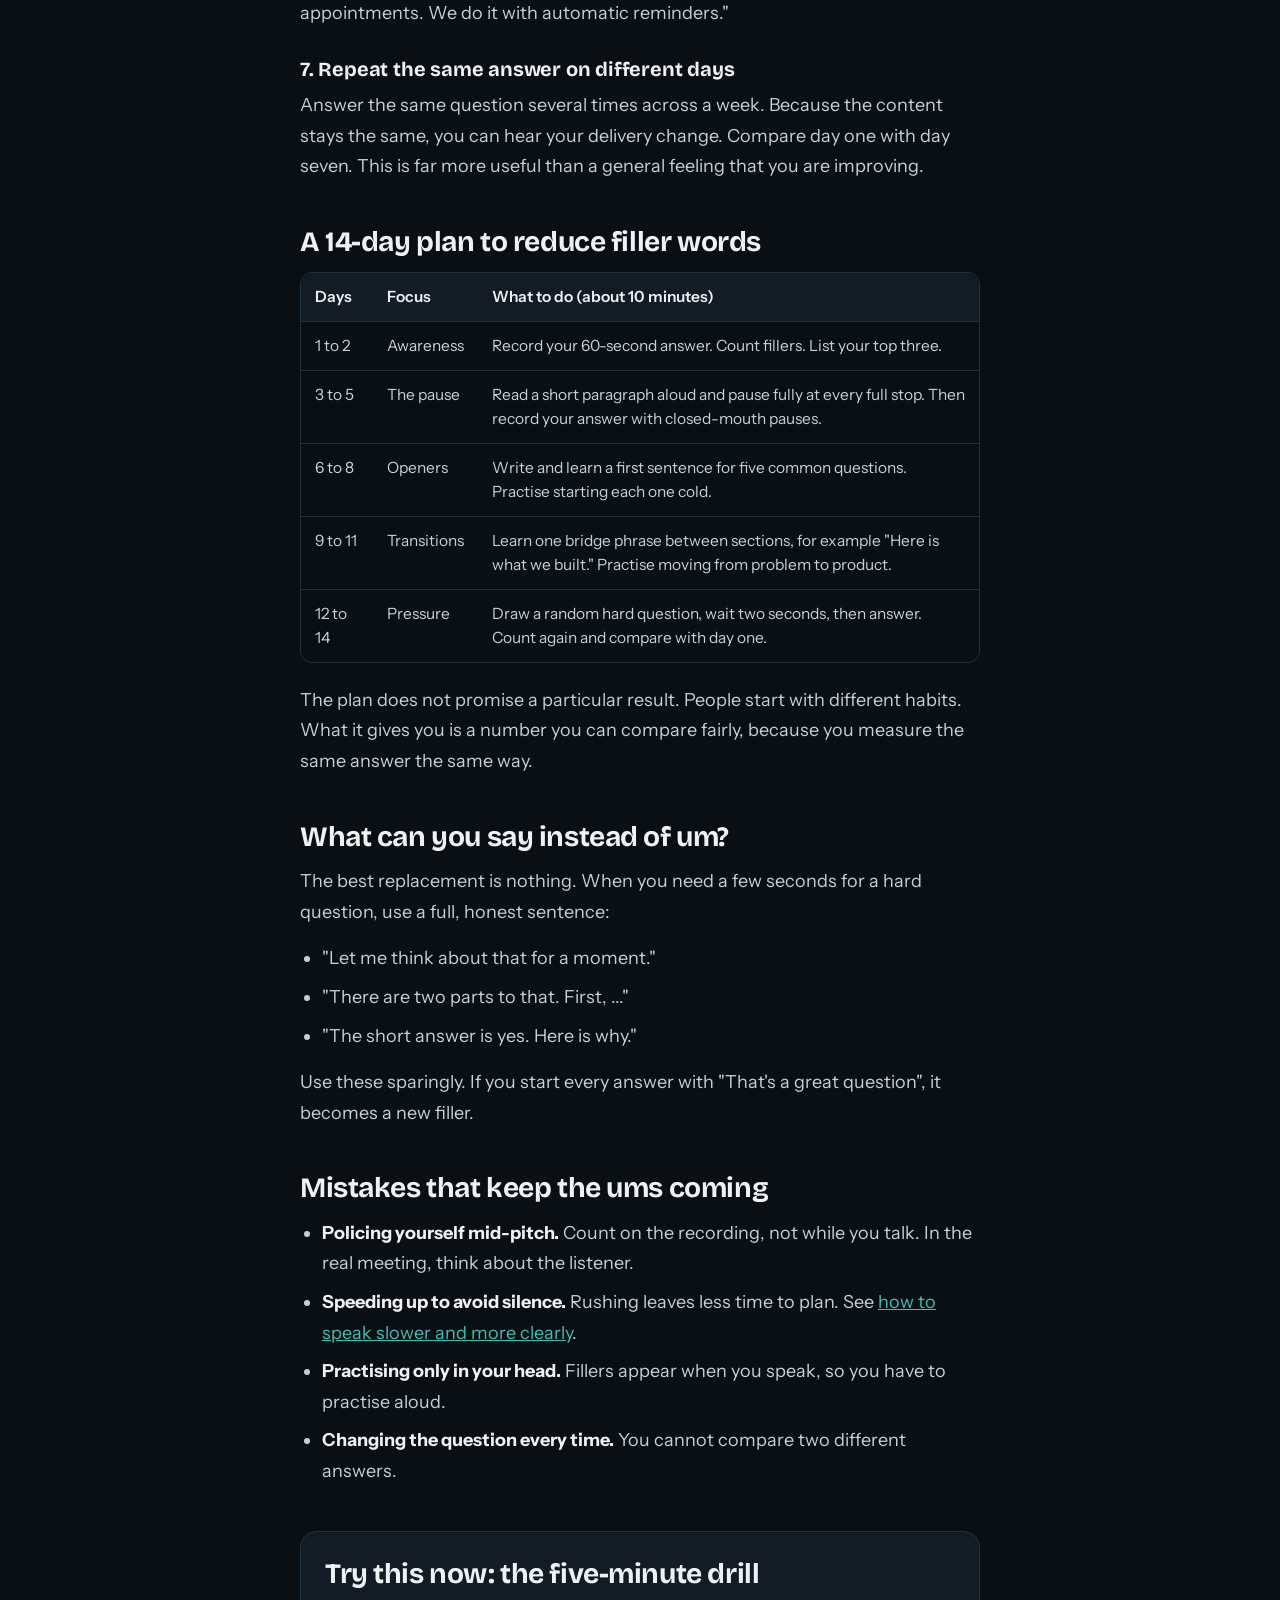
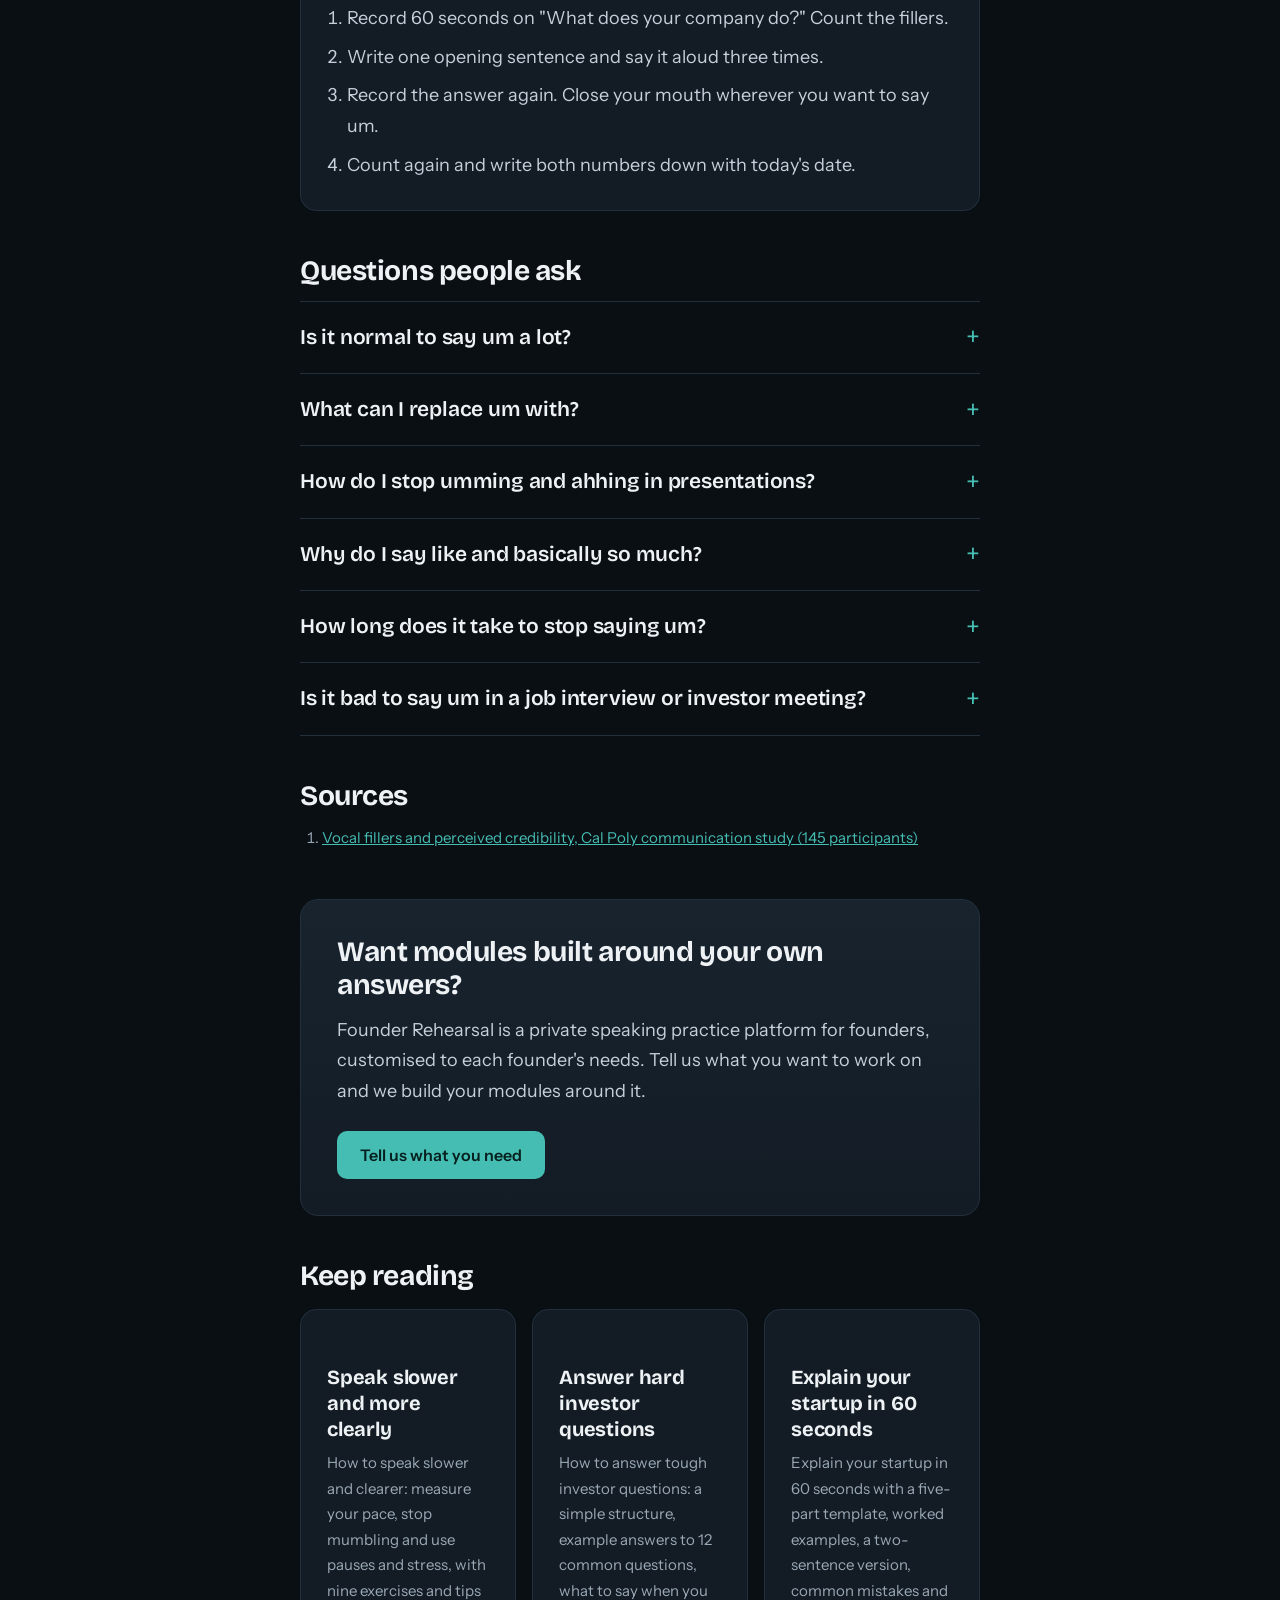
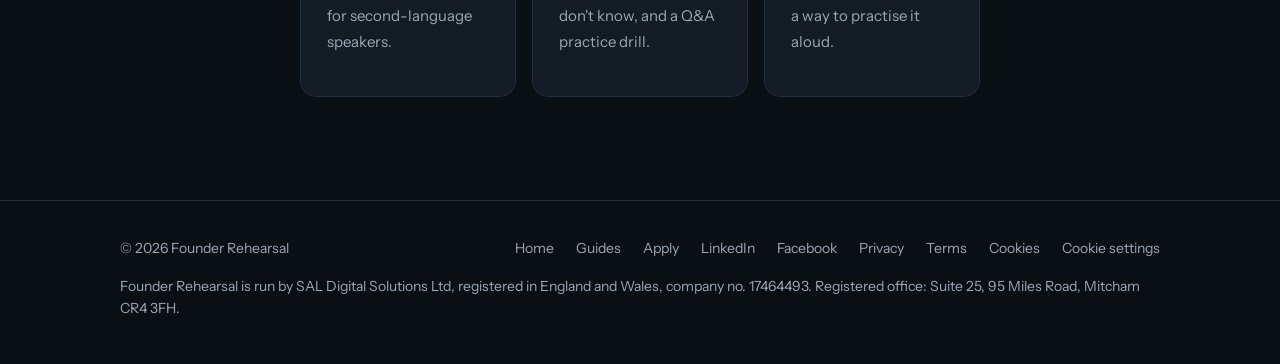
<file: founders/guides/stop-saying-um/index.html>
<!doctype html>
<html lang="en-GB">
<head>
<meta charset="utf-8">
<meta name="viewport" content="width=device-width,initial-scale=1,viewport-fit=cover">
<title>How to Stop Saying Um: 7 Steps and a 5-Minute Drill</title>
<meta name="description" content="How to stop saying um, uh and like: why fillers happen, what research shows, seven practical steps, a 14-day practice plan and a five-minute drill.">
<link rel="canonical" href="https://founderrehearsal.com/guides/stop-saying-um/">
<meta name="robots" content="index,follow,max-image-preview:large,max-snippet:-1">
<meta name="theme-color" content="#0A0F14">
<meta property="og:type" content="article">
<meta property="og:site_name" content="Founder Rehearsal">
<meta property="og:title" content="How to Stop Saying Um: 7 Steps and a 5-Minute Drill">
<meta property="og:description" content="How to stop saying um, uh and like: why fillers happen, what research shows, seven practical steps, a 14-day practice plan and a five-minute drill.">
<meta property="og:url" content="https://founderrehearsal.com/guides/stop-saying-um/">
<meta property="og:image" content="https://founderrehearsal.com/assets/og.png">
<meta property="og:image:width" content="1200">
<meta property="og:image:height" content="630">
<meta property="og:locale" content="en_GB">
<meta property="article:published_time" content="2026-11-15">
<meta property="article:modified_time" content="2026-11-25">
<meta name="twitter:card" content="summary_large_image">
<link rel="icon" href="../../assets/favicon.svg" type="image/svg+xml">
<link rel="apple-touch-icon" href="../../assets/apple-touch-icon.png">
<link rel="preload" href="../../assets/fonts/bricolage.woff2" as="font" type="font/woff2" crossorigin>
<link rel="preload" href="../../assets/fonts/instrument.woff2" as="font" type="font/woff2" crossorigin>
<link rel="stylesheet" href="../../styles.css">
<script>document.documentElement.classList.add('js')</script>
<script type="application/ld+json">{"@context":"https://schema.org","@graph":[{"@type":"Organization","@id":"https://founderrehearsal.com/#org","name":"Founder Rehearsal","url":"https://founderrehearsal.com/","description":"Founder Rehearsal is a private speaking practice platform for founders, customised to each founder's needs."},{"@type":"BlogPosting","@id":"https://founderrehearsal.com/guides/stop-saying-um/#article","headline":"How to stop saying um and other filler words","description":"How to stop saying um, uh and like: why fillers happen, what research shows, seven practical steps, a 14-day practice plan and a five-minute drill.","datePublished":"2026-11-15","dateModified":"2026-11-25","inLanguage":"en-GB","wordCount":1229,"mainEntityOfPage":"https://founderrehearsal.com/guides/stop-saying-um/","author":{"@id":"https://founderrehearsal.com/#org"},"publisher":{"@id":"https://founderrehearsal.com/#org"},"image":"https://founderrehearsal.com/assets/og.png","citation":["https://digitalcommons.calpoly.edu/comssp/239/"]},{"@type":"FAQPage","mainEntity":[{"@type":"Question","name":"Is it normal to say um a lot?","acceptedAnswer":{"@type":"Answer","text":"Yes. Almost everyone uses fillers in unscripted speech, and they often increase when you are nervous or answering something new. It is worth working on when fillers are frequent enough to distract from your point."}},{"@type":"Question","name":"What can I replace um with?","acceptedAnswer":{"@type":"Answer","text":"Replace it with a short silent pause. When you need more thinking time, say a complete sentence such as \"Let me think about that for a moment.\""}},{"@type":"Question","name":"How do I stop umming and ahhing in presentations?","acceptedAnswer":{"@type":"Answer","text":"Learn your first sentence and the line that links each section, practise aloud, and pause with your mouth closed. Count fillers on recordings, not during the presentation."}},{"@type":"Question","name":"Why do I say like and basically so much?","acceptedAnswer":{"@type":"Answer","text":"They usually fill the same gap as um while you decide what comes next. Pick one to work on at a time, find where it appears on a recording, and practise a pause there."}},{"@type":"Question","name":"How long does it take to stop saying um?","acceptedAnswer":{"@type":"Answer","text":"It varies from person to person, so no fixed timeline is reliable. Record the same answer every few days and compare your count."}},{"@type":"Question","name":"Is it bad to say um in a job interview or investor meeting?","acceptedAnswer":{"@type":"Answer","text":"A few are unlikely to matter. Heavy use can make you sound less sure, and one small study linked many fillers with lower credibility ratings."}}]},{"@type":"BreadcrumbList","itemListElement":[{"@type":"ListItem","position":1,"name":"Founder Rehearsal","item":"https://founderrehearsal.com/"},{"@type":"ListItem","position":2,"name":"Guides","item":"https://founderrehearsal.com/guides/"},{"@type":"ListItem","position":3,"name":"How to stop saying um","item":"https://founderrehearsal.com/guides/stop-saying-um/"}]}]}</script>
</head>
<body>
<a class="skip" href="#main">Skip to content</a>
<header class="nav" id="nav"><div class="wrap">
    <a class="brand" href="../../" aria-label="Founder Rehearsal home"><svg viewBox="0 0 64 64" aria-hidden="true"><rect width="64" height="64" rx="14" fill="#131C25"/><polygon points="26,9 38,9 52,50 12,50" fill="#45BDB3" opacity=".3"/><circle cx="32" cy="30" r="6.5" fill="#45BDB3"/><path d="M22 50V46a10 10 0 0 1 20 0v4z" fill="#45BDB3"/></svg>Founder Rehearsal</a>
    <nav aria-label="Main"><ul class="nav-links"><li><a href="../../guides/">Guides</a></li><li class="keep"><a class="btn btn-primary btn-sm" href="../../#apply">Apply</a></li></ul></nav>
  </div></header>
<main id="main">
<article class="article wrap">
  <nav class="crumbs" aria-label="Breadcrumb"><a href="../../">Home</a> / <a href="../">Guides</a> / <span aria-current="page">How to stop saying um</span></nav>
  <h1>How to stop saying um and other filler words</h1>
  <p class="byline">By the Founder Rehearsal team &middot; Updated <time datetime="2026-11-25">25 November 2026</time> &middot; 6 min read</p>
  <div class="post-hero" aria-hidden="true"><svg class="cover" viewBox="0 0 760 230" role="img" aria-label="Stop saying um, like and basically." preserveAspectRatio="xMidYMid slice"><defs><radialGradient id="gp-stop-saying-um" cx="78%" cy="40%" r="70%"><stop offset="0" stop-color="#45BDB3" stop-opacity=".22"/><stop offset="1" stop-color="#45BDB3" stop-opacity="0"/></radialGradient></defs><rect width="760" height="230" fill="#0E151C"/><rect width="760" height="230" fill="url(#gp-stop-saying-um)"/><g transform="translate(470 74)" fill="#45BDB3"><rect x="0" y="51" width="7" height="18" rx="3.5" opacity=".85"/><rect x="13" y="43" width="7" height="34" rx="3.5" opacity=".85"/><rect x="26" y="34" width="7" height="52" rx="3.5" opacity=".85"/><rect x="39" y="25" width="7" height="70" rx="3.5" opacity=".85"/><rect x="52" y="37" width="7" height="46" rx="3.5" opacity=".85"/><rect x="65" y="46" width="7" height="28" rx="3.5" opacity=".85"/><rect x="78" y="40" width="7" height="40" rx="3.5" opacity=".85"/><rect x="91" y="28" width="7" height="64" rx="3.5" opacity=".85"/><rect x="104" y="18" width="7" height="84" rx="3.5" opacity=".85"/><rect x="117" y="30" width="7" height="60" rx="3.5" opacity=".85"/><rect x="130" y="42" width="7" height="36" rx="3.5" opacity=".85"/><rect x="143" y="49" width="7" height="22" rx="3.5" opacity=".85"/><rect x="156" y="38" width="7" height="44" rx="3.5" opacity=".85"/><rect x="169" y="24" width="7" height="72" rx="3.5" opacity=".85"/><rect x="182" y="32" width="7" height="56" rx="3.5" opacity=".85"/><rect x="195" y="45" width="7" height="30" rx="3.5" opacity=".85"/><rect x="208" y="50" width="7" height="20" rx="3.5" opacity=".85"/></g><g font-family="Instrument Sans,Segoe UI,sans-serif" font-weight="700" font-size="20" fill="#E0735E"><text x="482" y="56" opacity=".9">um</text><text x="620" y="50" opacity=".7">like</text><text x="560" y="214" opacity=".8">basically</text></g><g font-family="Bricolage Grotesque,Segoe UI,sans-serif" font-weight="800" font-size="40" letter-spacing="-1"><text x="36" y="86" fill="#EEF2F5">Stop saying</text><text x="36" y="132" fill="#EEF2F5">um, like</text><text x="36" y="178" fill="#45BDB3">and basically.</text></g></svg></div>
  <p class="answer"><strong>The short answer.</strong> You stop saying um by replacing it with a short silent pause. Record yourself, count your fillers, learn your first sentence by heart, and repeat the same answer on several days. Aim for fewer fillers, not zero.</p>
  <nav class="toc" aria-label="On this page"><p>On this page</p><ol>
<li><a href="#why-do-people-say-um">Why do people say um?</a></li>
<li><a href="#do-filler-words-really-matter">Do filler words really matter?</a></li>
<li><a href="#how-to-stop-saying-um-seven-steps">How to stop saying um: seven steps</a></li>
<li><a href="#a-14-day-plan-to-reduce-filler-words">A 14-day plan to reduce filler words</a></li>
<li><a href="#what-can-you-say-instead-of-um">What can you say instead of um?</a></li>
<li><a href="#mistakes-that-keep-the-ums-coming">Mistakes that keep the ums coming</a></li>
<li><a href="#faq">Questions people ask</a></li>
<li><a href="#sources">Sources</a></li>
  </ol></nav>
<p>If you have ever played back a pitch and winced at the "um, so, basically", you are not alone. Fillers are normal in everyday talk. They become a problem when they are so frequent that listeners notice them more than your point. This guide shows you how to reduce them without sounding stiff or scripted.</p>

<h2 id="why-do-people-say-um">Why do people say um?</h2>
<p>When you speak without a script, you are planning the next idea while still saying the last one. When the planning falls behind, your mouth keeps going and produces a sound that holds your place: <em>um</em>, <em>uh</em>, <em>er</em>. Phrases such as <em>like</em>, <em>you know</em>, <em>kind of</em>, <em>sort of</em> and <em>basically</em> often do the same job.</p>
<p>For founders, three moments tend to produce the most fillers:</p>
<ul>
<li><strong>The opening of an answer.</strong> You start speaking before you know your first sentence.</li>
<li><strong>The switch between ideas.</strong> You finish the problem and have not decided how to get to the product.</li>
<li><strong>A question you did not expect.</strong> You think out loud while trying to sound certain.</li>
</ul>
<p>Notice what these have in common: each is a planning problem. That is why "just stop saying um" rarely works on its own. You need to know where you are going and be comfortable being quiet while you get there.</p>

<h2 id="do-filler-words-really-matter">Do filler words really matter?</h2>
<p>One small study suggests they can. In a <a href="https://digitalcommons.calpoly.edu/comssp/239/" rel="noopener">Cal Poly experiment with 145 participants</a>, people listened to recorded interview answers with either no fillers or many. The more fillers a speaker used, the lower listeners rated their professional and personal credibility. It was a student project using short recordings, so treat it as a useful signal and not a law.</p>
<p>The practical lesson is about frequency. A stray "um" in a good answer will rarely lose you a customer. An answer where every sentence starts with "so, um, basically" makes a listener wonder whether you know your own business.</p>

<h2 id="how-to-stop-saying-um-seven-steps">How to stop saying um: seven steps</h2>
<h3>1. Count before you change anything</h3>
<p>Set a timer for 60 seconds and answer this: "What does your company do, and who is it for?" Record it on your phone. Play it back and make a mark for every filler. Write down the total and the date. This number is your baseline.</p>
<h3>2. Find your personal fillers</h3>
<p>Most people have two or three favourites. List yours. It is much easier to catch "basically" than to watch for every possible filler at once.</p>
<h3>3. Find where they happen</h3>
<p>Play the recording again and note what came just before each filler. Was it the start of a sentence? A move to a new idea? A number you were not sure of? The pattern tells you what to practise.</p>
<h3>4. Swap the sound for a pause</h3>
<p>Where you would say "um", close your mouth and breathe in through your nose. A pause of about a second feels long to you, but it usually sounds deliberate to a listener. Closing your lips matters, because it is hard to say "um" with your mouth shut.</p>
<h3>5. Memorise first sentences, not scripts</h3>
<p>Do not learn your whole pitch word for word: if you lose one line, you can lose the thread. Learn only the first sentence of your most common answers, such as what you do, why you started, who pays you and what you are raising. A confident first sentence gives you time to plan the second. Our guide to <a href="../explain-your-startup-in-60-seconds/">explaining your startup in 60 seconds</a> has a template.</p>
<h3>6. Use shorter sentences</h3>
<p>Long sentences joined with "and" and "so" create more places to get lost. Say one idea, stop, then say the next. For example, replace "So we're basically a tool that, um, helps clinics, and also, like, reminds patients" with "We help clinics cut missed appointments. We do it with automatic reminders."</p>
<h3>7. Repeat the same answer on different days</h3>
<p>Answer the same question several times across a week. Because the content stays the same, you can hear your delivery change. Compare day one with day seven. This is far more useful than a general feeling that you are improving.</p>

<h2 id="a-14-day-plan-to-reduce-filler-words">A 14-day plan to reduce filler words</h2>
<div class="table-wrap"><table>
<thead><tr><th>Days</th><th>Focus</th><th>What to do (about 10 minutes)</th></tr></thead>
<tbody>
<tr><td>1 to 2</td><td>Awareness</td><td>Record your 60-second answer. Count fillers. List your top three.</td></tr>
<tr><td>3 to 5</td><td>The pause</td><td>Read a short paragraph aloud and pause fully at every full stop. Then record your answer with closed-mouth pauses.</td></tr>
<tr><td>6 to 8</td><td>Openers</td><td>Write and learn a first sentence for five common questions. Practise starting each one cold.</td></tr>
<tr><td>9 to 11</td><td>Transitions</td><td>Learn one bridge phrase between sections, for example "Here is what we built." Practise moving from problem to product.</td></tr>
<tr><td>12 to 14</td><td>Pressure</td><td>Draw a random hard question, wait two seconds, then answer. Count again and compare with day one.</td></tr>
</tbody>
</table></div>
<p>The plan does not promise a particular result. People start with different habits. What it gives you is a number you can compare fairly, because you measure the same answer the same way.</p>

<h2 id="what-can-you-say-instead-of-um">What can you say instead of um?</h2>
<p>The best replacement is nothing. When you need a few seconds for a hard question, use a full, honest sentence:</p>
<ul>
<li>"Let me think about that for a moment."</li>
<li>"There are two parts to that. First, ..."</li>
<li>"The short answer is yes. Here is why."</li>
</ul>
<p>Use these sparingly. If you start every answer with "That's a great question", it becomes a new filler.</p>

<h2 id="mistakes-that-keep-the-ums-coming">Mistakes that keep the ums coming</h2>
<ul>
<li><strong>Policing yourself mid-pitch.</strong> Count on the recording, not while you talk. In the real meeting, think about the listener.</li>
<li><strong>Speeding up to avoid silence.</strong> Rushing leaves less time to plan. See <a href="../speak-slower-and-clearer/">how to speak slower and more clearly</a>.</li>
<li><strong>Practising only in your head.</strong> Fillers appear when you speak, so you have to practise aloud.</li>
<li><strong>Changing the question every time.</strong> You cannot compare two different answers.</li>
</ul>

<div class="drill"><h2 id="try-this-now-the-five-minute-drill">Try this now: the five-minute drill</h2><ol><li>Record 60 seconds on "What does your company do?" Count the fillers.</li><li>Write one opening sentence and say it aloud three times.</li><li>Record the answer again. Close your mouth wherever you want to say um.</li><li>Count again and write both numbers down with today's date.</li></ol></div>
  <h2 id="faq">Questions people ask</h2>
  <div class="faq">
<details><summary>Is it normal to say um a lot?</summary><p>Yes. Almost everyone uses fillers in unscripted speech, and they often increase when you are nervous or answering something new. It is worth working on when fillers are frequent enough to distract from your point.</p></details>
<details><summary>What can I replace um with?</summary><p>Replace it with a short silent pause. When you need more thinking time, say a complete sentence such as &quot;Let me think about that for a moment.&quot;</p></details>
<details><summary>How do I stop umming and ahhing in presentations?</summary><p>Learn your first sentence and the line that links each section, practise aloud, and pause with your mouth closed. Count fillers on recordings, not during the presentation.</p></details>
<details><summary>Why do I say like and basically so much?</summary><p>They usually fill the same gap as um while you decide what comes next. Pick one to work on at a time, find where it appears on a recording, and practise a pause there.</p></details>
<details><summary>How long does it take to stop saying um?</summary><p>It varies from person to person, so no fixed timeline is reliable. Record the same answer every few days and compare your count.</p></details>
<details><summary>Is it bad to say um in a job interview or investor meeting?</summary><p>A few are unlikely to matter. Heavy use can make you sound less sure, and one small study linked many fillers with lower credibility ratings.</p></details>
  </div>
  <h2 id="sources">Sources</h2>
  <ol class="sources">
<li><a href="https://digitalcommons.calpoly.edu/comssp/239/" rel="noopener">Vocal fillers and perceived credibility, Cal Poly communication study (145 participants)</a></li>
  </ol>
  <aside class="cta-card"><h2>Want modules built around your own answers?</h2><p>Founder Rehearsal is a private speaking practice platform for founders, customised to each founder's needs. Tell us what you want to work on and we build your modules around it.</p><a class="btn btn-primary" href="../../#apply">Tell us what you need</a></aside>
  <h2>Keep reading</h2>
  <div class="grid g3 rel"><a class="card" href="../speak-slower-and-clearer/"><h3>Speak slower and more clearly</h3><p>How to speak slower and clearer: measure your pace, stop mumbling and use pauses and stress, with nine exercises and tips for second-language speakers.</p></a><a class="card" href="../answer-investor-questions/"><h3>Answer hard investor questions</h3><p>How to answer tough investor questions: a simple structure, example answers to 12 common questions, what to say when you don't know, and a Q&amp;A practice drill.</p></a><a class="card" href="../explain-your-startup-in-60-seconds/"><h3>Explain your startup in 60 seconds</h3><p>Explain your startup in 60 seconds with a five-part template, worked examples, a two-sentence version, common mistakes and a way to practise it aloud.</p></a></div>
</article>
</main>
<footer><div class="wrap"><span>&copy; <span id="yr">2026</span> Founder Rehearsal</span><nav aria-label="Footer"><a href="../../">Home</a><a href="../">Guides</a><a href="../../#apply">Apply</a><a href="https://www.linkedin.com/company/founderrehearsal/" rel="noopener">LinkedIn</a><a href="https://www.facebook.com/profile.php?id=61596932642948" rel="noopener">Facebook</a><a href="../../privacy/">Privacy</a><a href="../../terms/">Terms</a><a href="../../cookies/">Cookies</a></nav><p style="flex-basis:100%;margin:0">Founder Rehearsal is run by SAL Digital Solutions Ltd, registered in England and Wales, company no. 17464493. Registered office: Suite 25, 95 Miles Road, Mitcham CR4 3FH.</p></div></footer>
<script>var n=document.getElementById('nav');addEventListener('scroll',function(){n.classList.toggle('scrolled',scrollY>8)},{passive:true});document.getElementById('yr').textContent=new Date().getFullYear();</script>
<script src="../../analytics.js?v=04e1a057"></script>
</body></html>
</file>
<file: founders/styles.css>
@font-face{font-family:"Bricolage Grotesque";src:url("assets/fonts/bricolage.woff2") format("woff2");font-weight:200 800;font-display:swap}
@font-face{font-family:"Instrument Sans";src:url("assets/fonts/instrument.woff2") format("woff2");font-weight:400 700;font-display:swap}
@font-face{font-family:"Newsreader";src:url("assets/fonts/newsreader.woff2") format("woff2");font-weight:200 800;font-display:swap}
@font-face{font-family:"Newsreader";src:url("assets/fonts/newsreader-italic.woff2") format("woff2");font-weight:200 800;font-style:italic;font-display:swap}

:root{
  --bg:#0A0F14; --bg2:#0E151C; --surface:#131C25; --surface2:#18232E; --line:#22303D;
  --ink:#EEF2F5; --muted:#9AA8B5; --accent:#45BDB3; --accent-ink:#06211F; --accent-soft:#12302F;
  --amber:#F0A04B; --bad:#E0735E; --bad-soft:#3A201C;
  --display:"Bricolage Grotesque","Segoe UI",system-ui,sans-serif;
  --body:"Instrument Sans",-apple-system,"Segoe UI",system-ui,sans-serif;
  --serif:"Newsreader",Georgia,"Times New Roman",serif;
  --max:1120px; --gutter:clamp(20px,5vw,40px);
}
*{box-sizing:border-box}
html{scroll-behavior:smooth;scroll-padding-top:84px;-webkit-text-size-adjust:100%}
body{margin:0;background:var(--bg);color:var(--ink);font:17px/1.6 var(--body);-webkit-font-smoothing:antialiased;overflow-x:hidden}
img,svg{max-width:100%;display:block}
a{color:inherit}
h1,h2,h3,p{margin:0}
.wrap{max-width:var(--max);margin:0 auto;padding:0 var(--gutter)}
.skip{position:absolute;left:-9999px}
.skip:focus{left:16px;top:16px;z-index:100;background:var(--accent);color:var(--accent-ink);padding:10px 14px;border-radius:8px}
:focus-visible{outline:2px solid var(--accent);outline-offset:3px;border-radius:4px}

/* ---------- nav ---------- */
.nav{position:sticky;top:0;z-index:50;background:rgba(10,15,20,.82);backdrop-filter:blur(14px);-webkit-backdrop-filter:blur(14px);border-bottom:1px solid transparent;transition:border-color .2s}
.nav.scrolled{border-bottom-color:var(--line)}
.nav .wrap{display:flex;align-items:center;justify-content:space-between;gap:20px;height:68px}
.brand{display:flex;align-items:center;gap:10px;text-decoration:none;font:700 19px/1 var(--display);letter-spacing:-.01em;white-space:nowrap}
.brand svg{width:28px;height:28px;flex:none}
.brand small{font:500 12px/1 var(--body);color:var(--muted);letter-spacing:0;margin-left:2px}
.nav-links{display:flex;align-items:center;gap:28px;list-style:none;margin:0;padding:0;font-size:15px}
.nav-links a{text-decoration:none;color:var(--muted);transition:color .15s}
.nav-links a:not(.btn):hover{color:var(--ink)}
.nav-links a.btn{color:var(--accent-ink)}
.btn{display:inline-flex;align-items:center;justify-content:center;gap:8px;font:600 16px/1 var(--body);padding:15px 22px;border-radius:10px;text-decoration:none;border:1px solid transparent;cursor:pointer;transition:transform .15s,background .15s,border-color .15s}
.btn-primary{background:var(--accent);color:var(--accent-ink)}
.btn-primary:hover{background:#5ACDC3;transform:translateY(-1px)}
.btn-ghost{border-color:var(--line);color:var(--ink);background:transparent}
.btn-ghost:hover{border-color:var(--muted)}
.btn-sm{padding:11px 16px;font-size:14px}
@media (max-width:820px){.nav-links li:not(.keep){display:none}.brand small{display:none}}

/* ---------- shared ---------- */
section{padding:clamp(72px,10vw,128px) 0}
.eyebrow{font:600 12px/1 var(--body);letter-spacing:.14em;text-transform:uppercase;color:var(--accent)}
.h2{font:700 clamp(32px,4.6vw,54px)/1.05 var(--display);letter-spacing:-.025em;text-wrap:balance;margin-top:16px}
.h2 em,.hero h1 em{font-family:var(--serif);font-style:italic;font-weight:500;letter-spacing:-.015em;color:var(--accent)}
.lede{color:var(--muted);font-size:clamp(17px,1.6vw,19px);max-width:60ch;margin-top:18px;text-wrap:pretty}
.head{max-width:760px}
.band{background:var(--bg2);border-block:1px solid var(--line)}
.js .reveal{opacity:0;transform:translateY(18px);transition:opacity .7s ease,transform .7s ease}
.js .reveal.in{opacity:1;transform:none}

/* ---------- hero ---------- */
.hero{padding:clamp(48px,7vw,96px) 0 clamp(64px,8vw,112px);position:relative}
.hero::before{content:"";position:absolute;inset:-68px 0 auto 0;height:720px;background:radial-gradient(60% 60% at 75% 20%,rgba(69,189,179,.16),transparent 70%);pointer-events:none}
.hero .wrap{display:grid;grid-template-columns:minmax(0,1.08fr) minmax(0,.92fr);gap:clamp(32px,5vw,72px);align-items:center;position:relative}
.pill{display:inline-flex;align-items:center;gap:9px;font:500 13px/1 var(--body);color:var(--muted);border:1px solid var(--line);border-radius:999px;padding:9px 14px;background:var(--bg2)}
.pill i{width:7px;height:7px;border-radius:50%;background:var(--amber);box-shadow:0 0 0 4px rgba(240,160,75,.18)}
.hero h1{font:700 clamp(42px,6.6vw,84px)/.98 var(--display);letter-spacing:-.035em;margin-top:24px;text-wrap:balance}
.hero .lede{font-size:clamp(18px,1.7vw,21px);max-width:52ch;margin-top:24px}
.cta-row{display:flex;flex-wrap:wrap;gap:12px;margin-top:34px}
.trust{display:flex;flex-wrap:wrap;gap:10px 22px;list-style:none;margin:30px 0 0;padding:0;color:var(--muted);font-size:14px}
.trust li{display:flex;align-items:center;gap:8px}
.trust li::before{content:"";width:14px;height:8px;border-left:2px solid var(--accent);border-bottom:2px solid var(--accent);transform:rotate(-45deg) translateY(-2px);flex:none}

/* product mock */
.mock{background:linear-gradient(180deg,var(--surface2),var(--surface));border:1px solid var(--line);border-radius:20px;padding:22px;box-shadow:0 40px 80px -30px rgba(0,0,0,.7),0 0 0 1px rgba(255,255,255,.02) inset}
.mock-top{display:flex;justify-content:space-between;align-items:center;gap:12px;font:600 11px/1 var(--body);letter-spacing:.1em;text-transform:uppercase;color:var(--muted)}
.mock-top b{color:var(--accent);font-weight:600}
.mock h3{font:700 22px/1.2 var(--display);letter-spacing:-.01em;margin-top:12px}
.cue{margin-top:16px;background:var(--bg);border:1px solid var(--line);border-radius:12px;padding:20px;font:400 clamp(19px,2vw,23px)/1.45 var(--serif);text-wrap:pretty}
.cue mark{background:none;color:var(--accent)}
.wave{display:flex;align-items:center;gap:3px;height:56px;margin-top:18px}
.wave span{flex:1;min-width:2px;background:var(--accent);border-radius:2px;opacity:.85;transform-origin:center;animation:wave 1.6s ease-in-out infinite}
@keyframes wave{0%,100%{transform:scaleY(.55)}50%{transform:scaleY(1)}}
.mock-foot{display:flex;align-items:center;justify-content:space-between;gap:12px;margin-top:18px;font-size:13px;color:var(--muted)}
.rec{display:inline-flex;align-items:center;gap:8px;color:var(--amber);font-weight:600}
.rec i{width:9px;height:9px;border-radius:50%;background:var(--amber);animation:pulse 1.4s ease-in-out infinite}
@keyframes pulse{50%{opacity:.25}}
.chips{display:flex;gap:6px;flex-wrap:wrap}
.chip{border:1px solid var(--line);border-radius:999px;padding:5px 10px;font-size:12px;white-space:nowrap}
.chip.ok{border-color:rgba(69,189,179,.5);color:var(--accent)}
@media (max-width:900px){.hero .wrap{grid-template-columns:1fr}.cta-row .btn{width:100%}}

/* ---------- who ---------- */
.grid{display:grid;gap:16px;margin-top:48px}
.g4{grid-template-columns:repeat(4,minmax(0,1fr))}
.g3{grid-template-columns:repeat(3,minmax(0,1fr))}
.card{background:var(--surface);border:1px solid var(--line);border-radius:16px;padding:26px}
.card h3{font:700 20px/1.2 var(--display);letter-spacing:-.01em}
.card p{color:var(--muted);font-size:15.5px;margin-top:10px}
.card .q{font:italic 500 19px/1.35 var(--serif);color:var(--ink);margin:0 0 16px}
.card .tag{display:block;font:600 11px/1 var(--body);letter-spacing:.12em;text-transform:uppercase;color:var(--accent);margin-bottom:14px}
@media (max-width:980px){.g4{grid-template-columns:repeat(2,minmax(0,1fr))}.g3{grid-template-columns:1fr 1fr}}
@media (max-width:620px){.g4,.g3{grid-template-columns:1fr}}

/* ---------- before / after ---------- */
.ba{margin-top:48px;background:var(--surface);border:1px solid var(--line);border-radius:20px;overflow:hidden}
.ba-bar{display:flex;align-items:center;justify-content:space-between;gap:12px;flex-wrap:wrap;padding:16px 20px;border-bottom:1px solid var(--line)}
.seg{display:inline-flex;background:var(--bg);border:1px solid var(--line);border-radius:10px;padding:4px}
.seg button{all:unset;cursor:pointer;font:600 14px/1 var(--body);padding:10px 18px;border-radius:7px;color:var(--muted)}
.seg button[aria-pressed="true"]{background:var(--accent);color:var(--accent-ink)}
.seg button:focus-visible{outline:2px solid var(--accent);outline-offset:2px}
.ba-note{font-size:13px;color:var(--muted)}
.ba-body{display:grid;grid-template-columns:minmax(0,1.5fr) minmax(0,1fr)}
.take{padding:clamp(22px,3.4vw,40px)}
.take-label{font:600 11px/1 var(--body);letter-spacing:.12em;text-transform:uppercase;color:var(--muted)}
.take blockquote{margin:16px 0 0;font:400 clamp(20px,2.3vw,27px)/1.5 var(--serif);text-wrap:pretty}
.take .f{background:var(--bad-soft);color:var(--bad);border-radius:4px;padding:0 4px;text-decoration:underline wavy;text-decoration-thickness:1px;text-underline-offset:5px}
.take .p{color:var(--accent);font:600 12px/1 var(--body);letter-spacing:.08em;text-transform:uppercase;border:1px solid rgba(69,189,179,.4);border-radius:999px;padding:3px 8px;vertical-align:middle;white-space:nowrap}
.stats{border-left:1px solid var(--line);display:grid;align-content:stretch}
.stat{padding:22px clamp(20px,3vw,32px);border-bottom:1px solid var(--line)}
.stat:last-child{border-bottom:0}
.stat dt{font-size:13px;color:var(--muted)}
.stat dd{margin:6px 0 0;font:700 clamp(30px,3.6vw,42px)/1 var(--display);letter-spacing:-.02em;font-variant-numeric:tabular-nums}
.stat dd small{font:500 14px var(--body);color:var(--muted);letter-spacing:0;margin-left:4px}
.is-before .stat dd{color:var(--bad)} .is-after .stat dd{color:var(--accent)}
.js .ba[data-state="before"] .is-after,.js .ba[data-state="after"] .is-before{display:none}
html:not(.js) .ba-bar .seg{display:none}
html:not(.js) .is-after{border-top:1px solid var(--line)}
@media (max-width:760px){.ba-body{grid-template-columns:1fr}.stats{border-left:0;border-top:1px solid var(--line);grid-template-columns:repeat(3,minmax(0,1fr))}.stat{border-bottom:0;border-right:1px solid var(--line);padding:18px 14px}.stat:last-child{border-right:0}.stat dd small{display:block;margin:4px 0 0}}

/* ---------- steps ---------- */
.steps{counter-reset:s;list-style:none;padding:0;margin:48px 0 0;display:grid;grid-template-columns:repeat(4,minmax(0,1fr));gap:16px}
.steps li{counter-increment:s;border-top:1px solid var(--line);padding-top:22px}
.steps li::before{content:"0" counter(s);font:600 13px/1 var(--body);letter-spacing:.1em;color:var(--accent)}
.steps h3{font:700 21px/1.2 var(--display);letter-spacing:-.01em;margin-top:14px}
.steps p{color:var(--muted);font-size:15.5px;margin-top:8px}
@media (max-width:900px){.steps{grid-template-columns:1fr 1fr}}
@media (max-width:560px){.steps{grid-template-columns:1fr}}

/* ---------- ladder ---------- */
.ladder-wrap{display:grid;grid-template-columns:minmax(0,.85fr) minmax(0,1.15fr);gap:clamp(32px,5vw,72px);align-items:start}
.ladder{list-style:none;margin:0;padding:8px;background:var(--surface);border:1px solid var(--line);border-radius:18px;display:grid;gap:2px}
.ladder li{display:grid;grid-template-columns:34px 1fr auto;align-items:center;gap:10px;padding:13px 12px;border-radius:10px;font-size:16px}
.ladder .n{font:600 12px/1 var(--body);color:var(--muted);font-variant-numeric:tabular-nums}
.ladder .s{font:600 11px/1 var(--body);letter-spacing:.08em;text-transform:uppercase;color:var(--muted)}
.ladder .passed .s{color:var(--accent)}
.ladder .current{background:var(--accent-soft)}
.ladder .current .s{color:var(--amber)}
.ladder .locked{color:var(--muted);opacity:.62}
.ladder-cap{font-size:13px;color:var(--muted);margin-top:14px}
@media (max-width:900px){.ladder-wrap{grid-template-columns:1fr}}

/* ---------- cohort ---------- */
.cohort{display:grid;grid-template-columns:minmax(0,1fr) minmax(0,1fr);gap:clamp(32px,5vw,72px);align-items:start}
.list{list-style:none;padding:0;margin:28px 0 0;display:grid;gap:14px}
.list li{display:grid;grid-template-columns:22px 1fr;gap:10px;color:var(--muted)}
.list li::before{content:"";width:14px;height:8px;border-left:2px solid var(--accent);border-bottom:2px solid var(--accent);transform:rotate(-45deg);margin-top:8px}
.list b{color:var(--ink);font-weight:600}
form{background:var(--surface);border:1px solid var(--line);border-radius:20px;padding:clamp(22px,3vw,34px);display:grid;gap:18px}
form h3{font:700 24px/1.2 var(--display);letter-spacing:-.015em}
label{display:block;font-size:14px;font-weight:600}
label input,label textarea{margin-top:8px;display:block}
label span{font-weight:400;color:var(--muted)}
input,textarea{font:16px/1.4 var(--body);color:var(--ink);background:var(--bg);border:1px solid var(--line);border-radius:10px;padding:13px 14px;width:100%}
input:focus,textarea:focus{outline:2px solid var(--accent);outline-offset:1px;border-color:transparent}
textarea{min-height:104px;resize:vertical}
select{font:16px/1.4 var(--body);color:var(--ink);background:var(--bg);border:1px solid var(--line);border-radius:10px;padding:13px 14px;width:100%;margin-top:8px;display:block}
select:focus{outline:2px solid var(--accent);outline-offset:1px;border-color:transparent}
fieldset{border:1px solid var(--line);border-radius:12px;padding:16px 16px 6px;margin:0;display:grid;gap:4px}
legend{font-size:14px;font-weight:600;padding:0 6px}
legend span{font-weight:400;color:var(--muted)}
label.opt{display:flex;gap:10px;align-items:flex-start;font-weight:400;padding:8px 0;cursor:pointer}
label.opt input{width:auto;margin:4px 0 0;flex:none;accent-color:var(--accent)}
label.opt b{font-weight:600}
.row2{display:grid;grid-template-columns:1fr 1fr;gap:14px;align-items:end}
.hp{position:absolute;left:-9999px}
.fine{font-size:13px;color:var(--muted)}
.msg{font-size:15px;border-radius:10px;padding:12px 14px;display:none}
.msg.ok{display:block;background:var(--accent-soft);color:var(--accent)}
.msg.err{display:block;background:var(--bad-soft);color:var(--bad)}
form .btn{width:100%}
@media (max-width:900px){.cohort{grid-template-columns:1fr}}
@media (max-width:520px){.row2{grid-template-columns:1fr}}

/* ---------- faq ---------- */
.faq{margin-top:40px;border-top:1px solid var(--line);max-width:860px}
.faq details{border-bottom:1px solid var(--line)}
.faq summary{list-style:none;cursor:pointer;display:flex;justify-content:space-between;align-items:center;gap:20px;padding:22px 0;font:600 clamp(18px,2vw,21px)/1.3 var(--display);letter-spacing:-.01em}
.faq summary::-webkit-details-marker{display:none}
.faq summary::after{content:"+";font:400 26px/1 var(--body);color:var(--accent);flex:none;transition:transform .2s}
.faq details[open] summary::after{transform:rotate(45deg)}
.faq p{color:var(--muted);padding:0 0 24px;max-width:70ch}

/* ---------- final + footer ---------- */
.final{text-align:center}
.final .h2{font-size:clamp(36px,5.6vw,68px);max-width:16ch;margin-inline:auto}
.final .lede{margin-inline:auto}
.final .cta-row{justify-content:center}
footer{border-top:1px solid var(--line);padding:36px 0 44px;color:var(--muted);font-size:14px}
footer .wrap{display:flex;flex-wrap:wrap;justify-content:space-between;gap:16px 32px;align-items:center}
footer nav{display:flex;flex-wrap:wrap;gap:8px 22px}
footer a{text-decoration:none}
footer a:hover{color:var(--ink)}

@media (prefers-reduced-motion:reduce){
  html{scroll-behavior:auto}
  .wave span,.rec i{animation:none}
  .js .reveal{opacity:1;transform:none;transition:none}
  .btn{transition:none}
}

/* ---------- guide articles ---------- */
.article{max-width:760px;padding-top:clamp(40px,6vw,80px);padding-bottom:clamp(56px,8vw,104px)}
.crumbs{font-size:14px;color:var(--muted);margin-bottom:22px}
.crumbs a{text-decoration:none}.crumbs a:hover{color:var(--ink)}
.article h1{font:700 clamp(34px,5.2vw,56px)/1.1 var(--display);letter-spacing:-.03em;text-wrap:balance;margin-bottom:6px}
.article h2{font:700 clamp(22px,2.6vw,28px)/1.2 var(--display);letter-spacing:-.015em;margin:44px 0 12px}
.article p,.article li{color:#C5D0DA;font-size:18px;line-height:1.7}
.article p{margin:0 0 16px}
.article ol,.article ul{padding-left:22px;margin:0 0 16px;display:grid;gap:8px}
.article a{color:var(--accent)}
.article strong{color:var(--ink)}
.article blockquote{margin:18px 0;padding:18px 20px;background:var(--surface);border:1px solid var(--line);border-left:3px solid var(--accent);border-radius:10px;font:400 clamp(18px,2vw,21px)/1.55 var(--serif);color:var(--ink)}
.article .answer{background:var(--accent-soft);border:1px solid rgba(69,189,179,.35);border-radius:14px;padding:20px 22px;margin:28px 0 8px;color:var(--ink)}
.drill{background:var(--surface);border:1px solid var(--line);border-radius:16px;padding:6px 24px 14px;margin-top:44px}
.drill h2{margin-top:20px}
.article .faq{margin-top:10px;border-top:1px solid var(--line)}
.article .faq p{font-size:17px}
.cta-card{margin:48px 0 8px;background:linear-gradient(180deg,var(--surface2),var(--surface));border:1px solid var(--line);border-radius:18px;padding:clamp(24px,4vw,36px)}
.cta-card h2{margin-top:0!important}
.cta-card .btn{margin-top:8px}
.rel{margin-top:16px}
.rel .card{text-decoration:none;color:inherit;transition:border-color .15s}
.rel .card:hover,.g3 a.card:hover{border-color:var(--muted)}
.rel .card h3{color:var(--ink)}
.article .rel .card p{font-size:15px;color:var(--muted)}
a.card{display:block;text-decoration:none;color:inherit}

/* ---------- Founder Rehearsal additions ---------- */
.nav-links a{white-space:nowrap}
.nav-links a.signin{color:var(--ink)}
@media (max-width:1100px){.nav-links{gap:20px}.nav-links li:not(.keep):not(:has(.signin)){display:none}}
.hero{overflow:hidden}
.hero::after{content:"";position:absolute;inset:0;pointer-events:none;opacity:.6;
  background:radial-gradient(420px 420px at var(--mx,74%) var(--my,40%),rgba(69,189,179,.07),transparent 70%)}
.tilt{position:relative}
.tilt::after{content:"";position:absolute;left:8%;right:8%;bottom:-34px;height:46px;border-radius:50%;background:radial-gradient(closest-side,rgba(69,189,179,.22),transparent);filter:blur(10px);pointer-events:none}
.card{transition:border-color .2s}
.g3 .card:hover,.g4 .card:hover{border-color:rgba(69,189,179,.4)}
.quiet{border-block:1px solid var(--line);padding:26px 0;background:var(--bg2)}
.quiet .wrap{display:flex;flex-wrap:wrap;gap:14px 44px;justify-content:space-between;align-items:baseline;color:var(--muted);font-size:14.5px}
.quiet b{display:block;font:700 21px/1.15 var(--display);letter-spacing:-.015em;color:var(--ink);margin-bottom:4px}
.signin-note{font-size:14px;color:var(--muted)}
.signin-note a{color:var(--accent)}

/* ---------- before / after stage ---------- */
.stage{position:relative;border-bottom:1px solid var(--line);background:linear-gradient(180deg,#070B0F,var(--bg2))}
.stage svg{width:100%;height:clamp(220px,31vw,340px)}
.stage svg *{transition:opacity .9s ease,transform .9s cubic-bezier(.2,.7,.2,1),fill .9s ease,stroke .9s ease,color .9s ease}
.st-fig{transform-box:fill-box;transform-origin:50% 100%;color:#5C6B78;fill:currentColor}
.st-head{transform-box:fill-box;transform-origin:50% 100%}
.st-arm{fill:none;stroke:currentColor;stroke-width:12;stroke-linecap:round;transform-box:fill-box;transform-origin:0 0}
.st-fillers text{font:600 19px var(--body);fill:var(--bad);animation:drift 3.2s ease-in-out infinite}
.st-fillers text:nth-child(2n){animation-delay:-1.1s;animation-duration:2.6s}
.st-fillers text:nth-child(3n){animation-delay:-2s;animation-duration:3.8s}
@keyframes drift{0%,100%{transform:translate(0,0) rotate(-2deg)}50%{transform:translate(6px,-9px) rotate(3deg)}}
.st-line text{font:italic 500 40px var(--serif);fill:var(--ink)}
.st-wave{fill:none;stroke-width:2.5;stroke-linecap:round;stroke-linejoin:round}
.st-wave-b{stroke:var(--bad);animation:jit .28s steps(2) infinite}
.st-wave-a{stroke:var(--accent);stroke-dasharray:420;animation:draw 2.6s ease-in-out infinite alternate}
@keyframes jit{50%{transform:translateY(3px)}}
@keyframes draw{from{stroke-dashoffset:160}to{stroke-dashoffset:0}}
.st-aud{fill:#22303D;transform-box:fill-box;transform-origin:50% 100%}
[data-state="before"] .st-beam{opacity:.3;animation:flicker 2.4s steps(1) infinite}
[data-state="before"] .st-pool{opacity:.05}
[data-state="before"] .st-fig{transform:rotate(5deg) scaleY(.94)}
[data-state="before"] .st-head{animation:nerves .9s ease-in-out infinite}
[data-state="before"] .st-line,[data-state="before"] .st-wave-a{opacity:0}
[data-state="before"] .st-line text{transform:translateY(10px)}
[data-state="before"] .st-aud{opacity:.45;transform:translateX(26px)}
@keyframes flicker{0%,100%{opacity:.3}46%{opacity:.18}52%{opacity:.34}78%{opacity:.22}}
@keyframes nerves{0%,100%{transform:translate(5px,7px)}35%{transform:translate(2px,8px)}70%{transform:translate(7px,6px)}}
[data-state="after"] .st-beam{opacity:1}
[data-state="after"] .st-pool{opacity:.2}
[data-state="after"] .st-fig{color:var(--ink)}
[data-state="after"] .st-head{animation:talk 1.5s ease-in-out infinite}
[data-state="after"] .st-arm{animation:gesture 2.4s ease-in-out infinite}
[data-state="after"] .st-fillers,[data-state="after"] .st-wave-b{opacity:0}
[data-state="after"] .st-line text:nth-child(2){transition-delay:.45s}
[data-state="after"] .st-aud{fill:#7F8E9B;animation:nod 2.6s ease-in-out infinite}
@keyframes talk{0%,100%{transform:translateY(0)}50%{transform:translateY(-2px)}}
@keyframes gesture{0%,100%{transform:rotate(-54deg)}50%{transform:rotate(-70deg)}}
@keyframes nod{0%,100%{transform:translate(-8px,0)}50%{transform:translate(-8px,3px)}}
.stage-day{position:absolute;top:16px;right:20px;text-align:right;font:600 11px/1 var(--body);letter-spacing:.14em;text-transform:uppercase;color:var(--muted)}
.stage-day b{display:block;margin-top:6px;font:700 40px/1 var(--display);letter-spacing:-.03em;color:var(--ink);font-variant-numeric:tabular-nums}
.stage-rungs{display:flex;gap:4px;margin-top:10px;justify-content:flex-end}
.stage-rungs i{width:12px;height:4px;border-radius:2px;background:var(--line);transition:background .2s}
.stage-rungs i.on{background:var(--accent)}
.stage-cap{position:relative;display:block;padding:12px 20px 16px;font-size:13.5px;color:var(--muted)}
.stage-cap b{color:var(--ink);font-weight:600}
.cap-a,.cap-b{transition:opacity .5s}
[data-state="before"] .cap-a,[data-state="after"] .cap-b{opacity:0;position:absolute;left:20px;white-space:nowrap}
html:not(.js) .stage{display:none}
@media (max-width:620px){.st-line text{font-size:34px}.stage-day b{font-size:30px}}
@media (prefers-reduced-motion:reduce){.stage svg *{transition:none;animation:none!important}.card{transition:none}}
@media (max-width:900px){.stage-rungs{display:none}}

/* ---------- blog index ---------- */
.blog-hero{padding:clamp(32px,5vw,56px) 0 8px;text-align:center;position:relative;overflow:hidden}
.blog-hero::before{content:"";position:absolute;inset:0;pointer-events:none;background:radial-gradient(50% 70% at 50% 0%,rgba(69,189,179,.14),transparent 70%)}
.blog-hero .wrap{position:relative}
.blog-hero .crumbs{text-align:left}
.blog-hero h1{font:700 clamp(40px,6vw,72px)/1.02 var(--display);letter-spacing:-.035em;margin:22px auto 0;max-width:16ch;text-wrap:balance}
.blog-hero h1 em{display:block;font-family:var(--serif);font-style:italic;font-weight:500;color:var(--accent);letter-spacing:-.015em}
.blog-hero .lede{margin:18px auto 0}
.chips{display:flex;flex-wrap:wrap;gap:8px;justify-content:center;margin-top:32px}
.chips button{all:unset;cursor:pointer;font:600 12px/1 var(--body);letter-spacing:.1em;text-transform:uppercase;padding:11px 16px;border:1px solid var(--line);border-radius:999px;color:var(--muted);background:var(--bg2);transition:color .15s,border-color .15s}
.chips button:hover{color:var(--ink);border-color:var(--muted)}
.chips button[aria-pressed="true"]{background:var(--accent);border-color:var(--accent);color:var(--accent-ink)}
.chips button:focus-visible{outline:2px solid var(--accent);outline-offset:2px}
.blog-list{padding-top:36px}
.post-grid{display:grid;grid-template-columns:repeat(3,minmax(0,1fr));gap:22px}
.post-card{display:flex;flex-direction:column;text-decoration:none;color:inherit;background:var(--surface);border:1px solid var(--line);border-radius:18px;overflow:hidden;transition:border-color .2s,transform .2s}
.post-card:hover{border-color:rgba(69,189,179,.5);transform:translateY(-3px)}
.post-card[hidden]{display:none}
.post-cover{aspect-ratio:760/230;border-bottom:1px solid var(--line);overflow:hidden}
.post-cover .cover{width:100%;height:100%;display:block}
.post-body{padding:22px 24px 26px}
.post-meta{display:flex;gap:10px;flex-wrap:wrap;font:500 11.5px/1 ui-monospace,"SFMono-Regular",Consolas,monospace;letter-spacing:.08em;text-transform:uppercase;color:var(--muted)}
.post-cat{color:var(--accent);font-weight:700}
.post-body h2{font:700 21px/1.25 var(--display);letter-spacing:-.015em;margin-top:14px;text-wrap:balance}
.post-body p:not(.post-meta){color:var(--muted);font-size:15.5px;margin-top:10px}
.blog-cta{margin-top:56px}
@media (max-width:980px){.post-grid{grid-template-columns:repeat(2,minmax(0,1fr))}}
@media (max-width:620px){.post-grid{grid-template-columns:1fr}}
@media (prefers-reduced-motion:reduce){.post-card{transition:none}.post-card:hover{transform:none}}

/* ---------- long posts ---------- */
.byline{font-size:14px;color:var(--muted)!important;margin:12px 0 0!important}
.post-hero{margin-top:26px;border:1px solid var(--line);border-radius:18px;overflow:hidden;aspect-ratio:760/230}
.post-hero .cover{width:100%;height:100%;display:block}
.toc{margin:24px 0 8px;padding:20px 22px;border:1px solid var(--line);border-radius:14px;background:var(--bg2)}
.article .toc p{font:700 12px/1 var(--body);letter-spacing:.12em;text-transform:uppercase;color:var(--muted);margin:0 0 12px}
.article .toc ol{margin:0;gap:6px}
.article .toc li{font-size:16px;line-height:1.5}
.article h2{scroll-margin-top:84px}
.article h3{font:700 20px/1.3 var(--display);letter-spacing:-.01em;margin:28px 0 8px}
.table-wrap{overflow-x:auto;margin:6px 0 22px;border:1px solid var(--line);border-radius:12px}
.article table{border-collapse:collapse;width:100%;min-width:460px;font-size:15.5px;line-height:1.55}
.article th,.article td{text-align:left;vertical-align:top;padding:12px 14px;border-bottom:1px solid var(--line);color:#C5D0DA}
.article th{background:var(--surface);color:var(--ink);font-weight:600}
.article tbody tr:last-child td{border-bottom:0}
.article .sources li{font-size:15px;color:var(--muted);overflow-wrap:anywhere}
.blog-faq{margin-top:72px;padding:0}

/* buttons inside articles keep their own text colour (the article link colour was overriding it) */
.article a.btn-primary,.article a.btn-primary:hover{color:var(--accent-ink);text-decoration:none}
</file>
